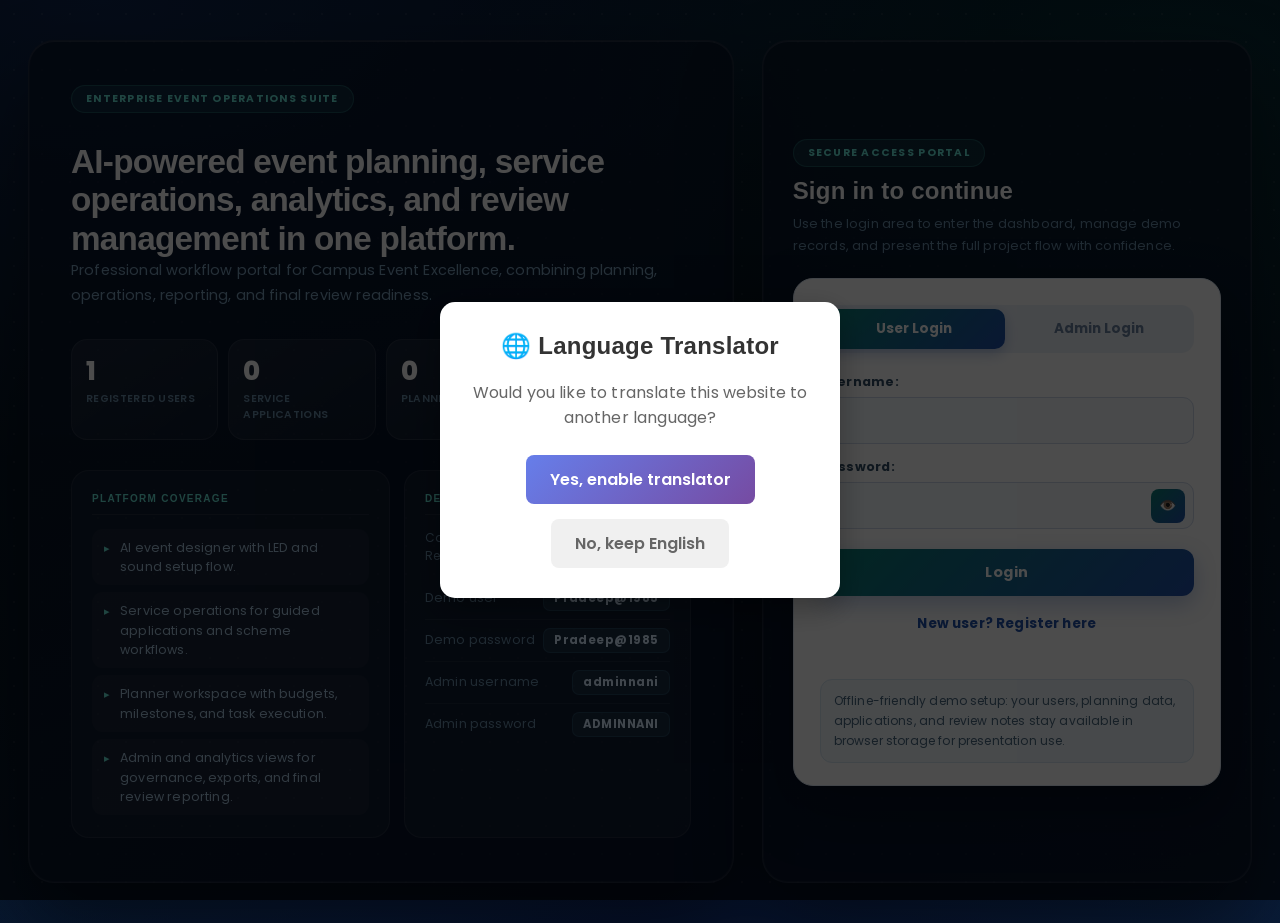
<file: AI-Based-Event-Service-Management-Portal/index.html>
<!DOCTYPE html>
<html lang="en">
<head>
    <meta charset="UTF-8">
    <meta name="viewport" content="width=device-width, initial-scale=1.0">
    <title>Event-Service Management Platform | Login Portal</title>
    <meta name="description" content="Professional event and service management platform with AI planning, operations, analytics, and workflow dashboards.">
    <link rel="stylesheet" href="professional-theme.css">
    <link rel="stylesheet" href="mainindex.css">
    <link href="https://fonts.googleapis.com/css2?family=Poppins:wght@300;400;600&display=swap" rel="stylesheet">
    <style>
        /* Translator Modal Styles */
        .translator-modal, .language-modal {
            position: fixed;
            top: 0;
            left: 0;
            width: 100%;
            height: 100%;
            background: rgba(0, 0, 0, 0.7);
            display: flex;
            justify-content: center;
            align-items: center;
            z-index: 10000;
        }

        .translator-content, .language-content {
            background: white;
            padding: 30px;
            border-radius: 15px;
            box-shadow: 0 10px 30px rgba(0, 0, 0, 0.3);
            text-align: center;
            max-width: 400px;
            width: 90%;
        }

        .translator-content h3, .language-content h3 {
            color: #333;
            margin-bottom: 20px;
            font-size: 24px;
        }

        .translator-content p {
            color: #666;
            margin-bottom: 25px;
            font-size: 16px;
        }

        .translator-buttons, .language-buttons {
            display: flex;
            gap: 15px;
            justify-content: center;
            flex-wrap: wrap;
        }

        .translator-btn, .language-btn {
            padding: 12px 24px;
            border: none;
            border-radius: 8px;
            font-size: 16px;
            font-weight: 600;
            cursor: pointer;
            transition: all 0.3s ease;
        }

        .yes-btn {
            background: linear-gradient(135deg, #667eea 0%, #764ba2 100%);
            color: white;
        }

        .yes-btn:hover {
            transform: translateY(-2px);
            box-shadow: 0 5px 15px rgba(102, 126, 234, 0.4);
        }

        .no-btn, .cancel-btn {
            background: #f0f0f0;
            color: #666;
        }

        .no-btn:hover, .cancel-btn:hover {
            background: #e0e0e0;
        }

        #languageSelect {
            width: 100%;
            padding: 12px;
            border: 2px solid #667eea;
            border-radius: 8px;
            font-size: 16px;
            margin-bottom: 20px;
            background: white;
        }

        #languageSelect:focus {
            outline: none;
            border-color: #764ba2;
        }

        @media (max-width: 480px) {
            .translator-content, .language-content {
                padding: 20px;
                margin: 20px;
            }

            .translator-buttons, .language-buttons {
                flex-direction: column;
            }

            .translator-btn, .language-btn {
                width: 100%;
            }
        }

    </style>
</head>
<body>
    <main class="portal-shell">
        <section class="intro-panel">
            <span class="eyebrow">Enterprise Event Operations Suite</span>
            <div>
                <h1 class="hero-title">AI-powered event planning, service operations, analytics, and review management in one platform.</h1>
                <p id="portalSubtitle" class="hero-copy">Professional workflow portal for event execution, application handling, administration, and final project presentation.</p>
            </div>

            <div class="stat-grid">
                <div class="stat-card"><div id="heroUsers" class="value">0</div><div class="label">Registered Users</div></div>
                <div class="stat-card"><div id="heroApps" class="value">0</div><div class="label">Service Applications</div></div>
                <div class="stat-card"><div id="heroTasks" class="value">0</div><div class="label">Planner Tasks</div></div>
            </div>

            <div class="hero-grid">
                <div class="feature-panel">
                    <h2>Platform Coverage</h2>
                    <ul class="feature-list">
                        <li>AI event designer with LED and sound setup flow.</li>
                        <li>Service operations for guided applications and scheme workflows.</li>
                        <li>Planner workspace with budgets, milestones, and task execution.</li>
                        <li>Admin and analytics views for governance, exports, and final review reporting.</li>
                    </ul>
                </div>

                <div class="credential-card">
                    <h2>Demo Access</h2>
                    <p id="projectNameLabel">Campus Event Excellence review environment.</p>
                    <div class="credential-row"><span>Demo user</span><strong>Pradeep@1985</strong></div>
                    <div class="credential-row"><span>Demo password</span><strong>Pradeep@1985</strong></div>
                    <div class="credential-row"><span>Admin username</span><strong>adminnani</strong></div>
                    <div class="credential-row"><span>Admin password</span><strong>ADMINNANI</strong></div>
                </div>
            </div>
        </section>

        <section class="login-shell">
            <div class="login-shell-header">
                <span class="login-eyebrow">Secure Access Portal</span>
                <h2>Sign in to continue</h2>
                <p>Use the login area to enter the dashboard, manage demo records, and present the full project flow with confidence.</p>
            </div>

            <div class="login-container">
                <div class="login-toggle">
                    <button id="userMode" class="toggle-btn active">User Login</button>
                    <button id="adminMode" class="toggle-btn">Admin Login</button>
                </div>

                <div id="userForm">
                    <form id="loginFormElement" action="#" method="post">
                        <div class="form-group">
                            <label for="username">Username:</label>
                            <input type="text" id="username" name="username" required>
                        </div>
                        <div class="form-group">
                            <label for="password">Password:</label>
                            <div class="password-container">
                                <input type="password" id="password" name="password" required>
                                <button type="button" class="toggle-password" data-target="password">👁️</button>
                            </div>
                        </div>
                        <button type="submit" class="submit-btn">Login</button>
                    </form>
                    <p class="auth-link-row">
                        <a href="#" id="showRegister" class="auth-link">New user? Register here</a>
                    </p>
                </div>

                <div id="adminForm" style="display: none;">
                    <form id="adminLoginForm" action="#" method="post">
                        <div class="form-group">
                            <label for="adminUsername">Admin Username:</label>
                            <input type="text" id="adminUsername" name="adminUsername" required>
                        </div>
                        <div class="form-group">
                            <label for="adminPassword">Admin Password:</label>
                            <div class="password-container">
                                <input type="password" id="adminPassword" name="adminPassword" required>
                                <button type="button" class="toggle-password" data-target="adminPassword">👁️</button>
                            </div>
                        </div>
                        <button type="submit" class="submit-btn">Admin Login</button>
                    </form>
                </div>

                <div id="registerForm" style="display: none;">
                    <form id="registerFormElement" action="#" method="post">
                        <div class="form-group">
                            <label for="regUsername">Username:</label>
                            <input type="text" id="regUsername" name="regUsername" required>
                        </div>
                        <div class="form-group">
                            <label for="regPassword">Password:</label>
                            <div class="password-container">
                                <input type="password" id="regPassword" name="regPassword" required>
                                <button type="button" class="toggle-password" data-target="regPassword">👁️</button>
                            </div>
                        </div>
                        <div class="form-group">
                            <label for="confirmPassword">Confirm Password:</label>
                            <div class="password-container">
                                <input type="password" id="confirmPassword" name="confirmPassword" required>
                                <button type="button" class="toggle-password" data-target="confirmPassword">👁️</button>
                            </div>
                        </div>
                        <button type="submit" class="submit-btn">Register</button>
                    </form>
                    <p class="auth-link-row">
                        <a href="#" id="showLogin" class="auth-link">Already have an account? Login here</a>
                    </p>
                </div>

                <div id="message" class="message-box"></div>
                <div class="auth-meta">Offline-friendly demo setup: your users, planning data, applications, and review notes stay available in browser storage for presentation use.</div>
            </div>
        </section>
    </main>

    <!-- Translator Modal -->
    <div id="translatorModal" class="translator-modal">
        <div class="translator-content">
            <h3>🌐 Language Translator</h3>
            <p>Would you like to translate this website to another language?</p>
            <div class="translator-buttons">
                <button id="enableTranslator" class="translator-btn yes-btn">Yes, enable translator</button>
                <button id="disableTranslator" class="translator-btn no-btn">No, keep English</button>
            </div>
        </div>
    </div>

    <!-- Language Selector Modal -->
    <div id="languageModal" class="language-modal" style="display: none;">
        <div class="language-content">
            <h3>Select Your Language</h3>
            <select id="languageSelect">
                <option value="en">English</option>
                <option value="hi">हिंदी (Hindi)</option>
                <option value="te">తెలుగు (Telugu)</option>
                <option value="mr">मराठी (Marathi)</option>
                <option value="ta">தமிழ் (Tamil)</option>
                <option value="ur">اردو (Urdu)</option>
                <option value="gu">ગુજરાતી (Gujarati)</option>
                <option value="kn">ಕನ್ನಡ (Kannada)</option>
                <option value="or">ଓଡ଼ିଆ (Odia)</option>
                <option value="pa">ਪੰਜਾਬੀ (Punjabi)</option>
                <option value="as">অসমীয়া (Assamese)</option>
                <option value="ml">മലയാളം (Malayalam)</option>
                <option value="ne">नेपाली (Nepali)</option>
                <option value="si">සිංහල (Sinhala)</option>
                <option value="bn">বাংলা (Bengali)</option>
            </select>
            <div class="language-buttons">
                <button id="applyLanguage" class="language-btn">Apply Translation</button>
                <button id="cancelLanguage" class="language-btn cancel-btn">Cancel</button>
            </div>
        </div>
    </div>

    <script src="app-shared.js"></script>
    <script>
        function updatePortalOverview() {
            const profile = AppShared.getProjectProfile();
            const overview = AppShared.getOverview(6);

            document.getElementById('heroUsers').textContent = overview.usersCount;
            document.getElementById('heroApps').textContent = overview.applicationsCount;
            document.getElementById('heroTasks').textContent = overview.tasksCount;
            document.getElementById('portalSubtitle').textContent =
                'Professional workflow portal for ' + profile.projectName + ', combining planning, operations, reporting, and final review readiness.';
            document.getElementById('projectNameLabel').textContent =
                profile.projectName + ' for ' + profile.clientName + ' at ' + profile.venue + '.';
        }

        // Toggle between user and admin modes
        document.getElementById('userMode').addEventListener('click', function() {
            document.getElementById('userMode').classList.add('active');
            document.getElementById('adminMode').classList.remove('active');
            document.getElementById('userForm').style.display = 'block';
            document.getElementById('adminForm').style.display = 'none';
            document.getElementById('registerForm').style.display = 'none';
            document.getElementById('message').textContent = '';
        });

        document.getElementById('adminMode').addEventListener('click', function() {
            document.getElementById('adminMode').classList.add('active');
            document.getElementById('userMode').classList.remove('active');
            document.getElementById('adminForm').style.display = 'block';
            document.getElementById('userForm').style.display = 'none';
            document.getElementById('registerForm').style.display = 'none';
            document.getElementById('message').textContent = '';
        });

        // Toggle between login and register forms
        document.getElementById('showRegister').addEventListener('click', function(e) {
            e.preventDefault();
            document.getElementById('userForm').style.display = 'none';
            document.getElementById('registerForm').style.display = 'block';
            document.getElementById('message').textContent = '';
        });

        document.getElementById('showLogin').addEventListener('click', function(e) {
            e.preventDefault();
            document.getElementById('registerForm').style.display = 'none';
            document.getElementById('userForm').style.display = 'block';
            document.getElementById('message').textContent = '';
        });

        // Get users from localStorage (with safety against corrupt JSON)
        function getUsers() {
            try {
                const users = localStorage.getItem('users');
                if (!users) return [];
                const parsed = JSON.parse(users);
                return Array.isArray(parsed) ? parsed : [];
            } catch (e) {
                console.warn('Invalid users data in localStorage. Resetting.', e);
                localStorage.removeItem('users');
                return [];
            }
        }

        // Save users to localStorage
        function saveUsers(users) {
            localStorage.setItem('users', JSON.stringify(users));
        }

        function cleanText(value) {
            return String(value || '').trim();
        }

        function normalizeUsername(value) {
            return cleanText(value).toLowerCase();
        }

        // Keep one ready-to-use demo account to avoid empty-state login failures.
        function ensureDefaultDemoUser() {
            const defaultUser = { username: 'Pradeep@1985', password: 'Pradeep@1985' };
            const users = getUsers();
            const exists = users.some((u) => normalizeUsername(u.username) === normalizeUsername(defaultUser.username));

            if (!exists) {
                users.push(defaultUser);
                saveUsers(users);
            }

            updatePortalOverview();
        }

        ensureDefaultDemoUser();

        // User login form submission
        document.getElementById('loginFormElement').addEventListener('submit', function(event) {
            event.preventDefault();
            const username = cleanText(document.getElementById('username').value);
            const password = cleanText(document.getElementById('password').value);
            const message = document.getElementById('message');

            const users = getUsers();
            const user = users.find((u) => {
                return normalizeUsername(u.username) === normalizeUsername(username)
                    && cleanText(u.password) === password;
            });

            if (user) {
                message.style.color = '';
                message.textContent = '';
                sessionStorage.setItem('currentUser', user.username);
                AppShared.saveProjectProfile({ owner: user.username });
                AppShared.addActivity('User ' + user.username + ' logged in.');
                window.location.href = 'options.html';
            } else {
                message.style.color = 'red';
                message.textContent = 'Invalid username or password.';
            }
        });

        // Admin login form submission
        document.getElementById('adminLoginForm').addEventListener('submit', function(event) {
            event.preventDefault();
            const username = cleanText(document.getElementById('adminUsername').value);
            const password = cleanText(document.getElementById('adminPassword').value);
            const message = document.getElementById('message');

            if (normalizeUsername(username) === 'adminnani' && password === 'ADMINNANI') {
                message.style.color = '';
                message.textContent = '';
                sessionStorage.setItem('currentUser', username);
                AppShared.addActivity('Administrator logged into the console.');
                window.location.href = 'admin.html';
            } else {
                message.style.color = 'red';
                message.textContent = 'Invalid admin credentials.';
            }
        });

        // Register form submission
        document.getElementById('registerFormElement').addEventListener('submit', function(event) {
            event.preventDefault();
            const username = cleanText(document.getElementById('regUsername').value);
            const password = cleanText(document.getElementById('regPassword').value);
            const confirmPassword = cleanText(document.getElementById('confirmPassword').value);
            const message = document.getElementById('message');
            
            // Username validation
            if (username.length < 8) {
                message.style.color = 'red';
                message.textContent = 'Username must be at least 8 characters long.';
                return;
            }
            
            // Strong password validation
            const hasNumber = /\d/.test(password);
            const hasSpecial = /[!@#$%^&*()_+\-=\[\]{};':"\\|,.<>\/?]/.test(password);
            const isLongEnough = password.length >= 8;
            
            if (!isLongEnough) {
                message.style.color = 'red';
                message.textContent = 'Password must be at least 8 characters long.';
                return;
            }
            if (!hasNumber) {
                message.style.color = 'red';
                message.textContent = 'Password must contain at least one number.';
                return;
            }
            if (!hasSpecial) {
                message.style.color = 'red';
                message.textContent = 'Password must contain at least one special character.';
                return;
            }
            
            if (password !== confirmPassword) {
                message.style.color = 'red';
                message.textContent = 'Passwords do not match.';
                return;
            }
            
            const users = getUsers();
            const existingUser = users.find((u) => normalizeUsername(u.username) === normalizeUsername(username));
            const isAdminUsername = normalizeUsername(username) === 'adminnani';
            
            if (existingUser || isAdminUsername) {
                message.style.color = 'red';
                message.textContent = isAdminUsername ? 'Cannot register as admin.' : 'Username already exists.';
                return;
            }
            
            users.push({ username, password });
            saveUsers(users);
            AppShared.addActivity('New user registered: ' + username + '.');
            updatePortalOverview();
            
            message.style.color = 'green';
            message.textContent = 'Registration successful! You can now login.';
            setTimeout(() => {
                document.getElementById('registerForm').style.display = 'none';
                document.getElementById('userForm').style.display = 'block';
                document.getElementById('message').textContent = '';
            }, 2000);
        });

        // Password toggle functionality
        document.addEventListener('click', function(e) {
            if (e.target.classList.contains('toggle-password')) {
                const targetId = e.target.getAttribute('data-target');
                const input = document.getElementById(targetId);
                if (input.type === 'password') {
                    input.type = 'text';
                    e.target.textContent = '🙈';
                } else {
                    input.type = 'password';
                    e.target.textContent = '👁️';
                }
            }
        });

        // Translator functionality
        const translations = {
            hi: {
                "User Login": "उपयोगकर्ता लॉगिन",
                "Admin Login": "एडमिन लॉगिन",
                "User Login": "उपयोगकर्ता लॉगिन",
                "Username:": "उपयोगकर्ता नाम:",
                "Password:": "पासवर्ड:",
                "Login": "लॉगिन",
                "New user? Register here": "नया उपयोगकर्ता? यहां पंजीकरण करें",
                "Admin Login": "एडमिन लॉगिन",
                "Admin Username:": "एडमिन उपयोगकर्ता नाम:",
                "Admin Password:": "एडमिन पासवर्ड:",
                "Admin Login": "एडमिन लॉगिन",
                "Register": "पंजीकरण",
                "Username:": "उपयोगकर्ता नाम:",
                "Password:": "पासवर्ड:",
                "Confirm Password:": "पासवर्ड की पुष्टि करें:",
                "Register": "पंजीकरण",
                "Already have an account? Login here": "पहले से खाता है? यहां लॉगिन करें",
                "Select a any one of the choice": "कोई एक विकल्प चुनें",
                "option 1 and option 2": "विकल्प 1 और विकल्प 2",
                "Language Translator": "भाषा अनुवादक",
                "Would you like to translate this website to another language?": "क्या आप इस वेबसाइट को दूसरी भाषा में अनुवाद करना चाहेंगे?",
                "Yes, enable translator": "हाँ, अनुवादक सक्षम करें",
                "No, keep English": "नहीं, अंग्रेजी रखें",
                "Select Your Language": "अपनी भाषा चुनें",
                "Apply Translation": "अनुवाद लागू करें",
                "Cancel": "रद्द करें"
            },
            te: {
                "User Login": "వినియోగదారు లాగిన్",
                "Admin Login": "అడ్మిన్ లాగిన్",
                "Username:": "వినియోగదారు పేరు:",
                "Password:": "పాస్‌వర్డ్:",
                "Login": "లాగిన్",
                "New user? Register here": "కొత్త వినియోగదారు? ఇక్కడ నమోదు చేయండి",
                "Admin Username:": "అడ్మిన్ వినియోగదారు పేరు:",
                "Admin Password:": "అడ్మిన్ పాస్‌వర్డ్:",
                "Register": "నమోదు",
                "Confirm Password:": "పాస్‌వర్డ్ నిర్ధారించండి:",
                "Already have an account? Login here": "ఇప్పటికే ఖాతా ఉందా? ఇక్కడ లాగిన్ చేయండి",
                "Select a any one of the choice": "ఎంచుకోండి ఎంచుకోండి",
                "option 1 and option 2": "ఎంపిక 1 మరియు ఎంపిక 2",
                "Language Translator": "భాషా అనువాదకం",
                "Would you like to translate this website to another language?": "ఈ వెబ్‌సైట్‌ను మరొక భాషకు అనువదించాలనుకుంటున్నారా?",
                "Yes, enable translator": "అవును, అనువాదకాన్ని ప్రారంభించు",
                "No, keep English": "లేదు, ఇంగ్లీష్‌ను ఉంచు",
                "Select Your Language": "మీ భాషను ఎంచుకోండి",
                "Apply Translation": "అనువాదాన్ని వర్తింపజేయి",
                "Cancel": "రద్దు చేయి"
            },
            mr: {
                "User Login": "वापरकर्ता लॉगिन",
                "Admin Login": "अॅडमिन लॉगिन",
                "Username:": "वापरकर्तानाव:",
                "Password:": "पासवर्ड:",
                "Login": "लॉगिन",
                "New user? Register here": "नवीन वापरकर्ता? येथे नोंदणी करा",
                "Admin Username:": "अॅडमिन वापरकर्तानाव:",
                "Admin Password:": "अॅडमिन पासवर्ड:",
                "Register": "नोंदणी",
                "Confirm Password:": "पासवर्डची पुष्टी करा:",
                "Already have an account? Login here": "आधीपासून खाते आहे? येथे लॉगिन करा",
                "Select a any one of the choice": "कोणताही एक पर्याय निवडा",
                "option 1 and option 2": "पर्याय 1 आणि पर्याय 2",
                "Language Translator": "भाषा अनुवादक",
                "Would you like to translate this website to another language?": "तुम्हाला ही वेबसाइट दुसऱ्या भाषेत अनुवादित करायची आहे का?",
                "Yes, enable translator": "होय, अनुवादक सक्षम करा",
                "No, keep English": "नाही, इंग्रजी ठेवा",
                "Select Your Language": "तुमची भाषा निवडा",
                "Apply Translation": "अनुवाद लागू करा",
                "Cancel": "रद्द करा"
            },
            ta: {
                "User Login": "பயனர் உள்நுழைவு",
                "Admin Login": "நிர்வாகி உள்நுழைவு",
                "Username:": "பயனர் பெயர்:",
                "Password:": "கடவுச்சொல்:",
                "Login": "உள்நுழை",
                "New user? Register here": "புதிய பயனரா? இங்கே பதிவு செய்யவும்",
                "Admin Username:": "நிர்வாகி பயனர் பெயர்:",
                "Admin Password:": "நிர்வாகி கடவுச்சொல்:",
                "Register": "பதிவு செய்",
                "Confirm Password:": "கடவுச்சொல்லை உறுதிப்படுத்து:",
                "Already have an account? Login here": "ஏற்கனவே கணக்கு இருக்கிறதா? இங்கே உள்நுழையவும்",
                "Select a any one of the choice": "எந்த ஒரு தேர்வையும் தேர்ந்தெடுக்கவும்",
                "option 1 and option 2": "விருப்பம் 1 மற்றும் விருப்பம் 2",
                "Language Translator": "மொழி மொழிபெயர்ப்பாளர்",
                "Would you like to translate this website to another language?": "இந்த இணையதளத்தை மற்றொரு மொழியில் மொழிபெயர்க்க விரும்புகிறீர்களா?",
                "Yes, enable translator": "ஆம், மொழிபெயர்ப்பாளரை இயக்கு",
                "No, keep English": "இல்லை, ஆங்கிலத்தை வைத்திரு",
                "Select Your Language": "உங்கள் மொழியைத் தேர்ந்தெடுக்கவும்",
                "Apply Translation": "மொழிபெயர்ப்பைப் பயன்படுத்து",
                "Cancel": "ரத்து செய்"
            },
            ur: {
                "User Login": "صارف لاگ ان",
                "Admin Login": "ایڈمن لاگ ان",
                "Username:": "صارف نام:",
                "Password:": "پاس ورڈ:",
                "Login": "لاگ ان",
                "New user? Register here": "نیا صارف؟ یہاں رجسٹر کریں",
                "Admin Username:": "ایڈمن صارف نام:",
                "Admin Password:": "ایڈمن پاس ورڈ:",
                "Register": "رجسٹر",
                "Confirm Password:": "پاس ورڈ کی تصدیق کریں:",
                "Already have an account? Login here": "پہلے سے اکاؤنٹ ہے؟ یہاں لاگ ان کریں",
                "Select a any one of the choice": "کوئی ایک انتخاب منتخب کریں",
                "option 1 and option 2": "اختیار 1 اور اختیار 2",
                "Language Translator": "زبان ترجمہ کار",
                "Would you like to translate this website to another language?": "کیا آپ اس ویب سائٹ کو دوسری زبان میں ترجمہ کرنا چاہیں گے؟",
                "Yes, enable translator": "ہاں، ترجمہ کار فعال کریں",
                "No, keep English": "نہیں، انگریزی رکھیں",
                "Select Your Language": "اپنی زبان منتخب کریں",
                "Apply Translation": "ترجمہ لاگو کریں",
                "Cancel": "منسوخ کریں"
            },
            gu: {
                "User Login": "વપરાશકર્તા લૉગિન",
                "Admin Login": "એડમિન લૉગિન",
                "Username:": "વપરાશકર્તા નામ:",
                "Password:": "પાસવર્ડ:",
                "Login": "લૉગિન",
                "New user? Register here": "નવો વપરાશકર્તા? અહીં નોંધણી કરો",
                "Admin Username:": "એડમિન વપરાશકર્તા નામ:",
                "Admin Password:": "એડમિન પાસવર્ડ:",
                "Register": "નોંધણી",
                "Confirm Password:": "પાસવર્ડની પુષ્ટિ કરો:",
                "Already have an account? Login here": "પહેલેથી ખાતું છે? અહીં લૉગિન કરો",
                "Select a any one of the choice": "કોઈ એક પસંદગી પસંદ કરો",
                "option 1 and option 2": "વિકલ્પ 1 અને વિકલ્પ 2",
                "Language Translator": "ભાષા અનુવાદક",
                "Would you like to translate this website to another language?": "શું તમે આ વેબસાઇટને બીજી ભાષામાં અનુવાદ કરવા માંગો છો?",
                "Yes, enable translator": "હા, અનુવાદક સક્ષમ કરો",
                "No, keep English": "ના, અંગ્રેજી રાખો",
                "Select Your Language": "તમારી ભાષા પસંદ કરો",
                "Apply Translation": "અનુવાદ લાગુ કરો",
                "Cancel": "રદ કરો"
            },
            kn: {
                "User Login": "ಬಳಕೆದಾರ ಲಾಗಿನ್",
                "Admin Login": "ಅಡ್ಮಿನ್ ಲಾಗಿನ್",
                "Username:": "ಬಳಕೆದಾರ ಹೆಸರು:",
                "Password:": "ಪಾಸ್‌ವರ್ಡ್:",
                "Login": "ಲಾಗಿನ್",
                "New user? Register here": "ಹೊಸ ಬಳಕೆದಾರ? ಇಲ್ಲಿ ನೋಂದಣಿ ಮಾಡಿ",
                "Admin Username:": "ಅಡ್ಮಿನ್ ಬಳಕೆದಾರ ಹೆಸರು:",
                "Admin Password:": "ಅಡ್ಮಿನ್ ಪಾಸ್‌ವರ್ಡ್:",
                "Register": "ನೋಂದಣಿ",
                "Confirm Password:": "ಪಾಸ್‌ವರ್ಡ್ ದೃಢೀಕರಿಸಿ:",
                "Already have an account? Login here": "ಈಗಾಗಲೇ ಖಾತೆ ಇದೆಯೇ? ಇಲ್ಲಿ ಲಾಗಿನ್ ಮಾಡಿ",
                "Select a any one of the choice": "ಯಾವುದೇ ಒಂದು ಆಯ್ಕೆಯನ್ನು ಆಯ್ಕೆ ಮಾಡಿ",
                "option 1 and option 2": "ಆಯ್ಕೆ 1 ಮತ್ತು ಆಯ್ಕೆ 2",
                "Language Translator": "ಭಾಷಾ ಅನುವಾದಕ",
                "Would you like to translate this website to another language?": "ಈ ವೆಬ್‌ಸೈಟ್ ಅನ್ನು ಬೇರೆ ಭಾಷೆಗೆ ಅನುವಾದಿಸಲು ನೀವು ಬಯಸುತ್ತೀರಾ?",
                "Yes, enable translator": "ಹೌದು, ಅನುವಾದಕವನ್ನು ಸಕ್ರಿಯಗೊಳಿಸಿ",
                "No, keep English": "ಇಲ್ಲ, ಇಂಗ್ಲಿಷ್ ಇರಿಸಿ",
                "Select Your Language": "ನಿಮ್ಮ ಭಾಷೆಯನ್ನು ಆಯ್ಕೆ ಮಾಡಿ",
                "Apply Translation": "ಅನುವಾದವನ್ನು ಅನ್ವಯಿಸಿ",
                "Cancel": "ರದ್ದುಗೊಳಿಸಿ"
            },
            or: {
                "User Login": "ବ୍ୟବହାରକାରୀ ଲଗଇନ୍",
                "Admin Login": "ଆଡମିନ୍ ଲଗଇନ୍",
                "Username:": "ବ୍ୟବହାରକାରୀ ନାମ:",
                "Password:": "ପାସୱାର୍ଡ:",
                "Login": "ଲଗଇନ୍",
                "New user? Register here": "ନୂତନ ବ୍ୟବହାରକାରୀ? ଏଠାରେ ପଞ୍ଜିକରଣ କରନ୍ତୁ",
                "Admin Username:": "ଆଡମିନ୍ ବ୍ୟବହାରକାରୀ ନାମ:",
                "Admin Password:": "ଆଡମିନ୍ ପାସୱାର୍ଡ:",
                "Register": "ପଞ୍ଜିକରଣ",
                "Confirm Password:": "ପାସୱାର୍ଡ ନିଶ୍ଚିତ କରନ୍ତୁ:",
                "Already have an account? Login here": "ପୂର୍ବରୁ ଖାତା ଅଛି? ଏଠାରେ ଲଗଇନ୍ କରନ୍ତୁ",
                "Select a any one of the choice": "ଯେକୌଣସି ଗୋଟିଏ ବିକଳ୍ପ ବାଛନ୍ତୁ",
                "option 1 and option 2": "ବିକଳ୍ପ 1 ଏବଂ ବିକଳ୍ପ 2",
                "Language Translator": "ଭାଷା ଅନୁବାଦକ",
                "Would you like to translate this website to another language?": "ଆପଣ ଏହି ୱେବସାଇଟକୁ ଅନ୍ୟ ଭାଷାରେ ଅନୁବାଦ କରିବାକୁ ଚାହାନ୍ତି କି?",
                "Yes, enable translator": "ହଁ, ଅନୁବାଦକ ସକ୍ଷମ କରନ୍ତୁ",
                "No, keep English": "ନା, ଇଂରାଜୀ ରଖନ୍ତୁ",
                "Select Your Language": "ଆପଣଙ୍କ ଭାଷା ବାଛନ୍ତୁ",
                "Apply Translation": "ଅନୁବାଦ ପ୍ରୟୋଗ କରନ୍ତୁ",
                "Cancel": "ବାତିଲ୍ କରନ୍ତୁ"
            },
            pa: {
                "User Login": "ਉਪਭੋਗਤਾ ਲੌਗਇਨ",
                "Admin Login": "ਐਡਮਿਨ ਲੌਗਇਨ",
                "Username:": "ਉਪਭੋਗਤਾ ਨਾਮ:",
                "Password:": "ਪਾਸਵਰਡ:",
                "Login": "ਲੌਗਇਨ",
                "New user? Register here": "ਨਵਾਂ ਉਪਭੋਗਤਾ? ਇੱਥੇ ਰਜਿਸਟਰ ਕਰੋ",
                "Admin Username:": "ਐਡਮਿਨ ਉਪਭੋਗਤਾ ਨਾਮ:",
                "Admin Password:": "ਐਡਮਿਨ ਪਾਸਵਰਡ:",
                "Register": "ਰਜਿਸਟਰ",
                "Confirm Password:": "ਪਾਸਵਰਡ ਦੀ ਪੁਸ਼ਟੀ ਕਰੋ:",
                "Already have an account? Login here": "ਪਹਿਲਾਂ ਤੋਂ ਖਾਤਾ ਹੈ? ਇੱਥੇ ਲੌਗਇਨ ਕਰੋ",
                "Select a any one of the choice": "ਕੋਈ ਵੀ ਇੱਕ ਚੋਣ ਕਰੋ",
                "option 1 and option 2": "ਵਿਕਲਪ 1 ਅਤੇ ਵਿਕਲਪ 2",
                "Language Translator": "ਭਾਸ਼ਾ ਅਨੁਵਾਦਕ",
                "Would you like to translate this website to another language?": "ਕੀ ਤੁਸੀਂ ਇਸ ਵੈਬਸਾਈਟ ਨੂੰ ਹੋਰ ਭਾਸ਼ਾ ਵਿੱਚ ਅਨੁਵਾਦ ਕਰਨਾ ਚਾਹੁੰਦੇ ਹੋ?",
                "Yes, enable translator": "ਹਾਂ, ਅਨੁਵਾਦਕ ਸਮਰੱਥ ਕਰੋ",
                "No, keep English": "ਨਹੀਂ, ਅੰਗਰੇਜ਼ੀ ਰੱਖੋ",
                "Select Your Language": "ਆਪਣੀ ਭਾਸ਼ਾ ਚੁਣੋ",
                "Apply Translation": "ਅਨੁਵਾਦ ਲਾਗੂ ਕਰੋ",
                "Cancel": "ਰੱਦ ਕਰੋ"
            },
            as: {
                "User Login": "ব্যৱহাৰকাৰী লগিন",
                "Admin Login": "এডমিন লগিন",
                "Username:": "ব্যৱহাৰকাৰী নাম:",
                "Password:": "পাছৱৰ্ড:",
                "Login": "লগিন",
                "New user? Register here": "নতুন ব্যৱহাৰকাৰী? ইয়াত পঞ্জীয়ন কৰক",
                "Admin Username:": "এডমিন ব্যৱহাৰকাৰী নাম:",
                "Admin Password:": "এডমিন পাছৱৰ্ড:",
                "Register": "পঞ্জীয়ন",
                "Confirm Password:": "পাছৱৰ্ড নিশ্চিত কৰক:",
                "Already have an account? Login here": "ইতিমধ্যে একাউণ্ট আছে? ইয়াত লগিন কৰক",
                "Select a any one of the choice": "যিকোনো এটা বাছনি বাছক",
                "option 1 and option 2": "বিকল্প 1 আৰু বিকল্প 2",
                "Language Translator": "ভাষা অনুবাদক",
                "Would you like to translate this website to another language?": "আপুনি এই ৱেবচাইটখন অন্য ভাষাত অনুবাদ কৰিব খোজে নেকি?",
                "Yes, enable translator": "হয়, অনুবাদক সক্ষম কৰক",
                "No, keep English": "নহয়, ইংৰাজী ৰাখক",
                "Select Your Language": "আপোনাৰ ভাষা বাছক",
                "Apply Translation": "অনুবাদ প্ৰয়োগ কৰক",
                "Cancel": "বাতিল কৰক"
            },
            ml: {
                "User Login": "ഉപയോക്താവ് ലോഗിൻ",
                "Admin Login": "അഡ്മിൻ ലോഗിൻ",
                "Username:": "ഉപയോക്തൃനാമം:",
                "Password:": "പാസ്‌വേഡ്:",
                "Login": "ലോഗിൻ",
                "New user? Register here": "പുതിയ ഉപയോക്താവ്? ഇവിടെ രജിസ്റ്റർ ചെയ്യുക",
                "Admin Username:": "അഡ്മിൻ ഉപയോക്തൃനാമം:",
                "Admin Password:": "അഡ്മിൻ പാസ്‌വേഡ്:",
                "Register": "രജിസ്റ്റർ",
                "Confirm Password:": "പാസ്‌വേഡ് സ്ഥിരീകരിക്കുക:",
                "Already have an account? Login here": "ഇതിനകം അക്കൗണ്ട് ഉണ്ടോ? ഇവിടെ ലോഗിൻ ചെയ്യുക",
                "Select a any one of the choice": "ഏതെങ്കിലും ഒരു തിരഞ്ഞെടുപ്പ് തിരഞ്ഞെടുക്കുക",
                "option 1 and option 2": "ഓപ്ഷൻ 1 മറ്റും ഓപ്ഷൻ 2",
                "Language Translator": "ഭാഷാ പരിഭാഷകൻ",
                "Would you like to translate this website to another language?": "ഈ വെബ്സൈറ്റ് മറ്റൊരു ഭാഷയിലേക്ക് പരിഭാഷപ്പെടുത്താൻ നിങ്ങൾക്ക് ആഗ്രഹമുണ്ടോ?",
                "Yes, enable translator": "അതെ, പരിഭാഷകൻ പ്രവർത്തനക്ഷമമാക്കുക",
                "No, keep English": "ഇല്ല, ഇംഗ്ലീഷ് നിലനിർത്തുക",
                "Select Your Language": "നിങ്ങളുടെ ഭാഷ തിരഞ്ഞെടുക്കുക",
                "Apply Translation": "പരിഭാഷ പ്രയോഗിക്കുക",
                "Cancel": "റദ്ദാക്കുക"
            },
            ne: {
                "User Login": "प्रयोगकर्ता लगइन",
                "Admin Login": "एडमिन लगइन",
                "Username:": "प्रयोगकर्ता नाम:",
                "Password:": "पासवर्ड:",
                "Login": "लगइन",
                "New user? Register here": "नयाँ प्रयोगकर्ता? यहाँ दर्ता गर्नुहोस्",
                "Admin Username:": "एडमिन प्रयोगकर्ता नाम:",
                "Admin Password:": "एडमिन पासवर्ड:",
                "Register": "दर्ता",
                "Confirm Password:": "पासवर्ड पुष्टि गर्नुहोस्:",
                "Already have an account? Login here": "पहिल्यै खाता छ? यहाँ लगइन गर्नुहोस्",
                "Select a any one of the choice": "कुनै एक विकल्प चयन गर्नुहोस्",
                "option 1 and option 2": "विकल्प 1 र विकल्प 2",
                "Language Translator": "भाषा अनुवादक",
                "Would you like to translate this website to another language?": "के तपाईं यो वेबसाइटलाई अर्को भाषामा अनुवाद गर्न चाहनुहुन्छ?",
                "Yes, enable translator": "हो, अनुवादक सक्षम गर्नुहोस्",
                "No, keep English": "होइन, अंग्रेजी राख्नुहोस्",
                "Select Your Language": "आफ्नो भाषा चयन गर्नुहोस्",
                "Apply Translation": "अनुवाद लागू गर्नुहोस्",
                "Cancel": "रद्द गर्नुहोस्"
            },
            si: {
                "User Login": "පරිශීලක පිවිසුම",
                "Admin Login": "පරිපාලක පිවිසුම",
                "Username:": "පරිශීලක නම:",
                "Password:": "මුරපදය:",
                "Login": "පිවිසුම",
                "New user? Register here": "නව පරිශීලකයෙක්ද? මෙහි ලියාපදිංචි වන්න",
                "Admin Username:": "පරිපාලක පරිශීලක නම:",
                "Admin Password:": "පරිපාලක මුරපදය:",
                "Register": "ලියාපදිංචි වන්න",
                "Confirm Password:": "මුරපදය තහවුරු කරන්න:",
                "Already have an account? Login here": "දැනටමත් ගිණුමක් තියෙනවද? මෙහි පිවිසෙන්න",
                "Select a any one of the choice": "ඕනෑම තේරීමක් තෝරන්න",
                "option 1 and option 2": "විකල්පය 1 සහ විකල්පය 2",
                "Language Translator": "භාෂා පරිවර්තකයා",
                "Would you like to translate this website to another language?": "ඔබට මෙම වෙබ් අඩවිය වෙනත් භාෂාවකට පරිවර්තනය කිරීමට අවශ්‍යද?",
                "Yes, enable translator": "ඔව්, පරිවර්තකයා සක්‍රිය කරන්න",
                "No, keep English": "නැත, ඉංග්‍රීසි තබා ගන්න",
                "Select Your Language": "ඔබේ භාෂාව තෝරන්න",
                "Apply Translation": "පරිවර්තනය යෙදීම",
                "Cancel": "අවලංගු කරන්න"
            },
            bn: {
                "User Login": "ব্যবহারকারী লগইন",
                "Admin Login": "অ্যাডমিন লগইন",
                "Username:": "ব্যবহারকারী নাম:",
                "Password:": "পাসওয়ার্ড:",
                "Login": "লগইন",
                "New user? Register here": "নতুন ব্যবহারকারী? এখানে নিবন্ধন করুন",
                "Admin Username:": "অ্যাডমিন ব্যবহারকারী নাম:",
                "Admin Password:": "অ্যাডমিন পাসওয়ার্ড:",
                "Register": "নিবন্ধন",
                "Confirm Password:": "পাসওয়ার্ড নিশ্চিত করুন:",
                "Already have an account? Login here": "ইতিমধ্যে একটি অ্যাকাউন্ট আছে? এখানে লগইন করুন",
                "Select a any one of the choice": "যেকোনো একটি পছন্দ নির্বাচন করুন",
                "option 1 and option 2": "বিকল্প 1 এবং বিকল্প 2",
                "Language Translator": "ভাষা অনুবাদক",
                "Would you like to translate this website to another language?": "আপনি কি এই ওয়েবসাইটটি অন্য ভাষায় অনুবাদ করতে চান?",
                "Yes, enable translator": "হ্যাঁ, অনুবাদক সক্ষম করুন",
                "No, keep English": "না, ইংরেজি রাখুন",
                "Select Your Language": "আপনার ভাষা নির্বাচন করুন",
                "Apply Translation": "অনুবাদ প্রয়োগ করুন",
                "Cancel": "বাতিল করুন"
            }
        };

        // Initialize translator on page load
        window.addEventListener('load', function() {
            updatePortalOverview();
            const savedLanguage = localStorage.getItem('selectedLanguage');
            if (savedLanguage && savedLanguage !== 'en') {
                setTimeout(() => {
                    applyTranslation(savedLanguage);
                }, 500);
            } else {
                // Show translator modal if no language preference is saved
                setTimeout(() => {
                    document.getElementById('translatorModal').style.display = 'flex';
                }, 1000);
            }
        });

        // Translator modal event listeners
        document.getElementById('enableTranslator').addEventListener('click', function() {
            document.getElementById('translatorModal').style.display = 'none';
            document.getElementById('languageModal').style.display = 'flex';
        });

        document.getElementById('disableTranslator').addEventListener('click', function() {
            document.getElementById('translatorModal').style.display = 'none';
            localStorage.setItem('translatorEnabled', 'false');
        });

        // Language selection modal event listeners
        document.getElementById('applyLanguage').addEventListener('click', function() {
            const selectedLanguage = document.getElementById('languageSelect').value;
            localStorage.setItem('selectedLanguage', selectedLanguage);
            localStorage.setItem('translatorEnabled', 'true');
            document.getElementById('languageModal').style.display = 'none';
            applyTranslation(selectedLanguage);
        });

        document.getElementById('cancelLanguage').addEventListener('click', function() {
            document.getElementById('languageModal').style.display = 'none';
            document.getElementById('translatorModal').style.display = 'flex';
        });

        // Function to apply translation
        function applyTranslation(language) {
            if (language === 'en') return;

            const langTranslations = translations[language];
            if (!langTranslations) return;

            // Translate all text content on the page
            const elements = document.querySelectorAll('*');
            elements.forEach(element => {
                if (element.children.length === 0 && element.textContent.trim()) {
                    const originalText = element.textContent.trim();
                    if (langTranslations[originalText]) {
                        element.textContent = langTranslations[originalText];
                    }
                }
            });

            // Translate input placeholders
            const inputs = document.querySelectorAll('input[placeholder]');
            inputs.forEach(input => {
                const placeholder = input.getAttribute('placeholder');
                if (langTranslations[placeholder]) {
                    input.setAttribute('placeholder', langTranslations[placeholder]);
                }
            });

            // Translate button values
            const buttons = document.querySelectorAll('button, input[type="submit"]');
            buttons.forEach(button => {
                const value = button.value || button.textContent;
                if (langTranslations[value]) {
                    if (button.tagName === 'INPUT') {
                        button.value = langTranslations[value];
                    } else {
                        button.textContent = langTranslations[value];
                    }
                }
            });

            // Store current language for other pages
            sessionStorage.setItem('currentLanguage', language);
        }
        // Function to get current language
        function getCurrentLanguage() {
            return localStorage.getItem('selectedLanguage') || 'en';
        }
    </script>
</body>
</html>
</file>
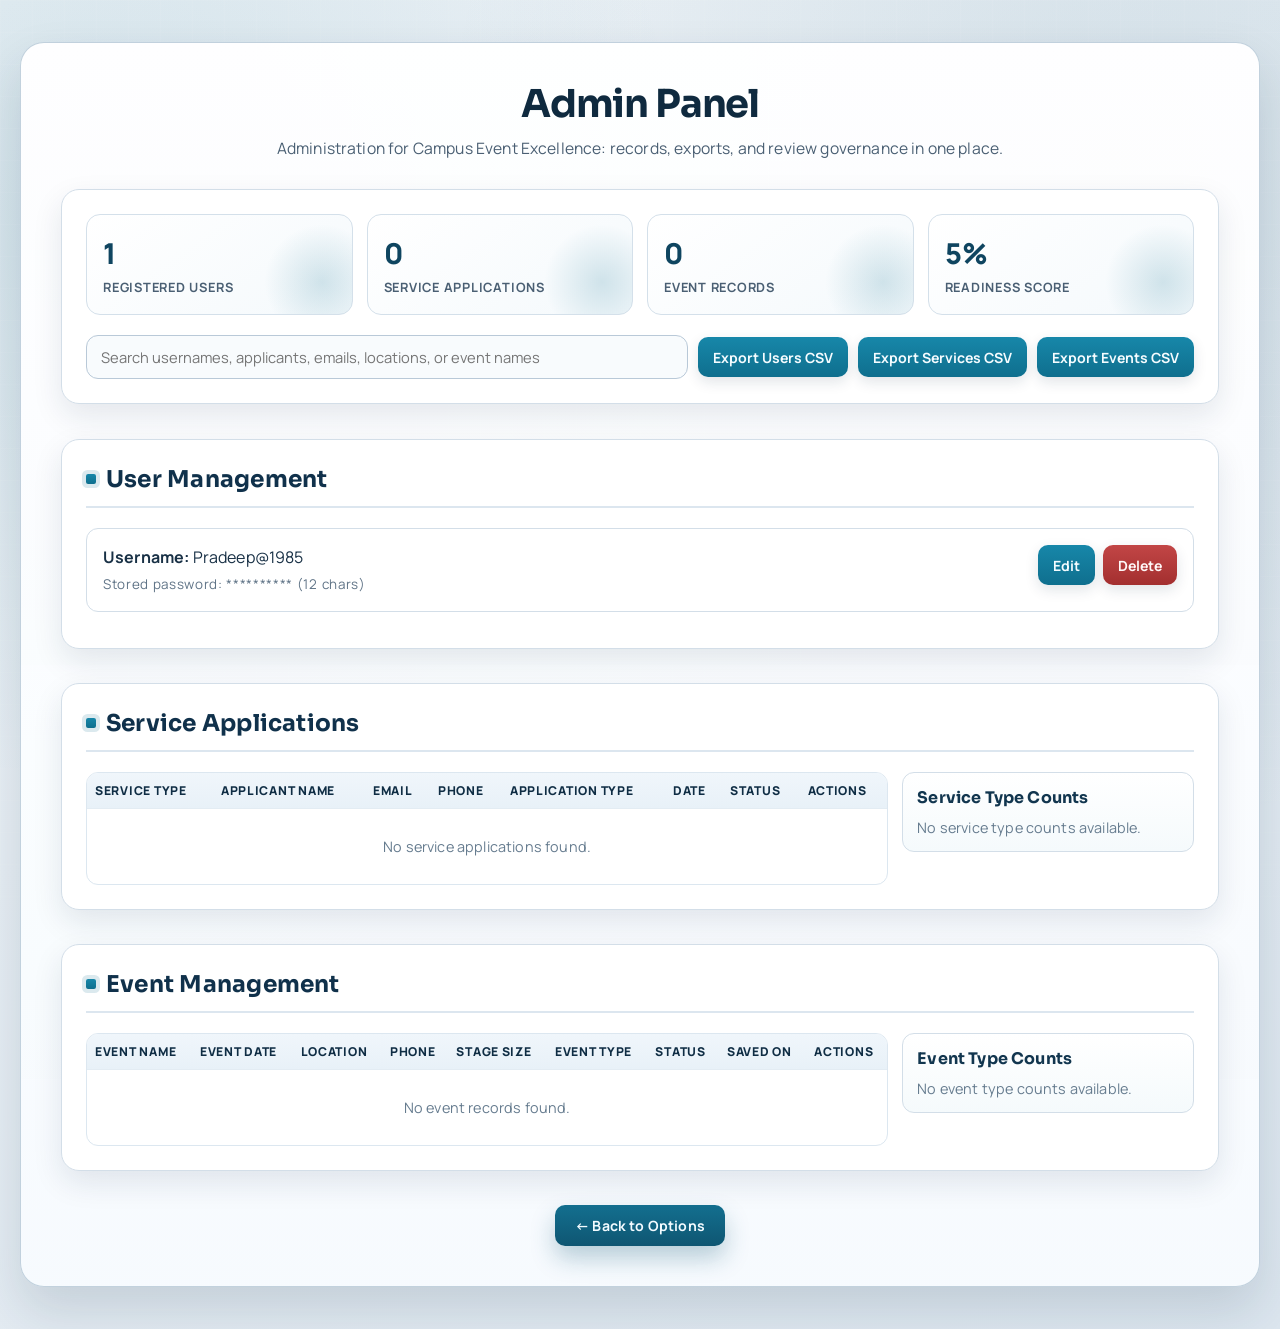
<file: AI-Based-Event-Service-Management-Portal/admin.html>
<!DOCTYPE html>
<html lang="en">
<head>
    <meta charset="UTF-8">
    <meta name="viewport" content="width=device-width, initial-scale=1.0">
    <title>Administration Console | Event-Service Platform</title>
    <meta name="description" content="Administration console for user management, application monitoring, and operational oversight.">
    <link rel="stylesheet" href="professional-theme.css">
    <link href="https://fonts.googleapis.com/css2?family=Manrope:wght@400;500;600;700;800&family=Sora:wght@600;700;800&display=swap" rel="stylesheet">
    <style>
        :root {
            --bg: #eef3f7;
            --bg-strong: #dce6ef;
            --surface: #ffffff;
            --surface-muted: #f8fbfd;
            --text: #112337;
            --text-soft: #4a5f73;
            --border: #d3dee8;
            --border-strong: #b9c9d8;
            --primary: #0f6f8e;
            --primary-strong: #0b546f;
            --danger: #b83131;
            --danger-strong: #8e2323;
            --shadow-card: 0 12px 30px rgba(16, 42, 64, 0.1);
            --shadow-panel: 0 24px 50px rgba(16, 42, 64, 0.14);
        }

        * {
            margin: 0;
            padding: 0;
            box-sizing: border-box;
        }

        body {
            font-family: 'Manrope', 'Segoe UI', sans-serif;
            color: var(--text);
            background:
                radial-gradient(circle at 8% 15%, rgba(15, 111, 142, 0.12), transparent 36%),
                radial-gradient(circle at 87% 12%, rgba(11, 84, 111, 0.09), transparent 42%),
                linear-gradient(145deg, var(--bg) 0%, var(--bg-strong) 100%);
            margin: 0;
            padding: 20px;
            min-height: 100vh;
            overflow-x: hidden;
        }

        body::before {
            content: '';
            position: fixed;
            inset: 0;
            background-image: linear-gradient(rgba(255, 255, 255, 0.2) 1px, transparent 1px), linear-gradient(90deg, rgba(255, 255, 255, 0.2) 1px, transparent 1px);
            background-size: 32px 32px;
            opacity: 0.3;
            pointer-events: none;
            z-index: 0;
        }

        .admin-container {
            max-width: 1280px;
            margin: 22px auto;
            background: linear-gradient(180deg, rgba(255, 255, 255, 0.96), rgba(247, 251, 254, 0.95));
            border: 1px solid rgba(179, 198, 213, 0.8);
            border-radius: 24px;
            box-shadow: var(--shadow-panel);
            padding: 40px;
            position: relative;
            z-index: 1;
            animation: panelEntrance 0.45s ease-out;
        }

        @keyframes panelEntrance {
            from {
                opacity: 0;
                transform: translateY(18px);
            }
            to {
                opacity: 1;
                transform: translateY(0);
            }
        }

        h1 {
            font-family: 'Sora', 'Segoe UI', sans-serif;
            text-align: center;
            color: #0f2a3f;
            margin-bottom: 12px;
            font-size: clamp(2rem, 3vw, 2.8rem);
            letter-spacing: -0.03em;
            line-height: 1.1;
        }

        .admin-subtitle {
            text-align: center;
            color: var(--text-soft);
            margin-bottom: 30px;
            font-size: 0.98rem;
        }

        .admin-section {
            margin-bottom: 34px;
            padding: 24px;
            background: var(--surface);
            border: 1px solid var(--border);
            border-radius: 18px;
            box-shadow: var(--shadow-card);
            animation: sectionFade 0.5s ease-out both;
        }

        .admin-section:nth-child(2) { animation-delay: 0.03s; }
        .admin-section:nth-child(3) { animation-delay: 0.06s; }
        .admin-section:nth-child(4) { animation-delay: 0.09s; }

        @keyframes sectionFade {
            from {
                opacity: 0;
                transform: translateY(12px);
            }
            to {
                opacity: 1;
                transform: translateY(0);
            }
        }

        .admin-section h2 {
            font-family: 'Sora', 'Segoe UI', sans-serif;
            display: flex;
            align-items: center;
            gap: 10px;
            color: #10314b;
            margin-bottom: 20px;
            font-size: 1.45rem;
            padding-bottom: 12px;
            border-bottom: 2px solid #dce6ef;
        }

        .admin-section h2::before {
            content: '';
            width: 10px;
            height: 10px;
            border-radius: 2px;
            background: linear-gradient(180deg, #1787a9, #0f6f8e);
            box-shadow: 0 0 0 4px rgba(15, 111, 142, 0.15);
        }

        .summary-grid {
            display: grid;
            grid-template-columns: repeat(4, minmax(150px, 1fr));
            gap: 14px;
            margin-bottom: 20px;
        }

        .summary-card {
            border-radius: 14px;
            padding: 18px 16px;
            border: 1px solid #d4e0ea;
            background: linear-gradient(145deg, #ffffff, #f4f9fc);
            position: relative;
            overflow: hidden;
        }

        .summary-card::after {
            content: '';
            position: absolute;
            right: -30px;
            bottom: -28px;
            width: 120px;
            height: 120px;
            background: radial-gradient(circle, rgba(15, 111, 142, 0.17), transparent 68%);
        }

        .summary-card .value {
            position: relative;
            z-index: 1;
            font-size: 1.8rem;
            font-weight: 800;
            color: #0f4560;
        }

        .summary-card .label {
            position: relative;
            z-index: 1;
            margin-top: 5px;
            font-size: 0.8rem;
            color: var(--text-soft);
            text-transform: uppercase;
            letter-spacing: 0.06em;
            font-weight: 700;
        }

        .admin-toolbar {
            display: flex;
            gap: 10px;
            flex-wrap: wrap;
            align-items: center;
        }

        .admin-search {
            flex: 1 1 320px;
            min-height: 44px;
            padding: 10px 14px;
            border-radius: 12px;
            border: 1px solid var(--border-strong);
            background: var(--surface-muted);
            font-size: 0.92rem;
            color: var(--text);
        }

        .admin-search:focus {
            outline: none;
            border-color: var(--primary);
            box-shadow: 0 0 0 3px rgba(15, 111, 142, 0.18);
            background: #ffffff;
        }

        .user-list {
            list-style: none;
        }

        .user-item {
            display: flex;
            justify-content: space-between;
            align-items: flex-start;
            gap: 18px;
            padding: 16px;
            border: 1px solid var(--border);
            border-radius: 12px;
            margin-bottom: 12px;
            background: #ffffff;
            transition: transform 0.22s ease, border-color 0.22s ease, box-shadow 0.22s ease;
        }

        .user-item:hover {
            transform: translateY(-2px);
            border-color: #a9bfd2;
            box-shadow: 0 10px 24px rgba(15, 42, 64, 0.09);
        }

        .user-info {
            flex: 1;
            color: #193146;
            line-height: 1.5;
        }

        .password-mask {
            display: inline-block;
            margin-top: 5px;
            color: #607487;
            font-size: 0.84rem;
            letter-spacing: 0.05em;
        }

        .user-actions {
            display: flex;
            gap: 8px;
            flex-wrap: wrap;
        }

        button,
        .back-btn {
            border: none;
            border-radius: 10px;
            cursor: pointer;
            font-family: inherit;
            font-size: 0.88rem;
            font-weight: 700;
            transition: transform 0.2s ease, box-shadow 0.2s ease, filter 0.2s ease;
        }

        button {
            min-height: 40px;
            padding: 0 15px;
            box-shadow: 0 5px 14px rgba(17, 42, 64, 0.12);
        }

        button:hover,
        .back-btn:hover {
            transform: translateY(-2px);
            filter: brightness(1.03);
        }

        .edit-btn {
            background: linear-gradient(180deg, #1787a9, #0f6f8e);
            color: #f5fcff;
        }

        .edit-btn:hover {
            box-shadow: 0 10px 22px rgba(15, 111, 142, 0.28);
        }

        .delete-btn {
            background: linear-gradient(180deg, #c24646, #a32f2f);
            color: #fff8f8;
        }

        .delete-btn:hover {
            box-shadow: 0 10px 22px rgba(164, 43, 43, 0.28);
        }

        .edit-form {
            display: none;
            margin-top: 14px;
            padding: 14px;
            border-radius: 10px;
            border: 1px solid var(--border-strong);
            background: #f5fafc;
            width: 100%;
        }

        .edit-form input {
            width: 100%;
            margin-bottom: 10px;
            min-height: 40px;
            border: 1px solid var(--border-strong);
            border-radius: 9px;
            padding: 9px 12px;
            background: #fff;
            font-size: 0.9rem;
        }

        .edit-form input:focus {
            outline: none;
            border-color: var(--primary);
            box-shadow: 0 0 0 3px rgba(15, 111, 142, 0.14);
        }

        .applications-layout {
            display: grid;
            grid-template-columns: minmax(0, 2.2fr) minmax(220px, 0.8fr);
            gap: 14px;
            align-items: start;
        }

        #applicationsContainer,
        #eventApplicationsContainer {
            overflow-x: auto;
            border: 1px solid #dce7f0;
            border-radius: 12px;
            background: #fff;
        }

        .applications-table {
            width: 100%;
            border-collapse: collapse;
            min-width: 680px;
        }

        .applications-table th,
        .applications-table td {
            padding: 9px 8px;
            text-align: left;
            border-bottom: 1px solid #e3ecf3;
            vertical-align: top;
            color: #1a364f;
            font-size: 0.8rem;
            word-break: break-word;
        }

        .applications-table th {
            position: sticky;
            top: 0;
            background: linear-gradient(180deg, #f0f6fb, #e8f1f8);
            color: #0f2d44;
            font-size: 0.76rem;
            text-transform: uppercase;
            letter-spacing: 0.06em;
            font-weight: 800;
            z-index: 1;
        }

        .applications-table tbody tr {
            transition: background-color 0.2s ease;
        }

        .applications-table tbody tr:hover {
            background: #f2f8fc;
        }

        .action-cell {
            display: flex;
            gap: 6px;
            flex-wrap: wrap;
            align-items: flex-start;
        }

        .action-btn {
            min-height: 32px;
            padding: 0 10px;
            font-size: 0.78rem;
            border-radius: 8px;
            line-height: 1;
        }

        .type-count-panel {
            background: linear-gradient(180deg, #ffffff, #f5fafc);
            border: 1px solid var(--border);
            border-radius: 12px;
            padding: 14px;
        }

        .type-count-panel h3 {
            color: #12364f;
            margin-bottom: 10px;
            font-size: 1rem;
            font-family: 'Sora', 'Segoe UI', sans-serif;
        }

        .type-count-list {
            list-style: none;
            display: grid;
            gap: 8px;
        }

        .type-count-item {
            display: flex;
            justify-content: space-between;
            align-items: center;
            padding: 8px 10px;
            border-radius: 9px;
            border: 1px solid #d8e4ee;
            background: #fff;
            color: #1f3e56;
            font-size: 0.86rem;
        }

        .type-count-badge {
            min-width: 28px;
            text-align: center;
            border-radius: 999px;
            padding: 3px 8px;
            font-size: 0.78rem;
            font-weight: 800;
            color: #ffffff;
            background: #106f8f;
        }

        .type-count-empty,
        .no-applications {
            color: #667c8f;
            font-size: 0.9rem;
        }

        .no-applications {
            text-align: center;
            padding: 28px 14px;
        }

        .application-details {
            margin-top: 12px;
            border-left: 4px solid #0f6f8e;
            background: #f2f8fc;
            border-radius: 10px;
            padding: 12px 14px;
            color: #20415a;
        }

        .application-details strong {
            color: #0e4b65;
        }

        .back-btn {
            display: block;
            width: fit-content;
            margin: 4px auto 0;
            padding: 11px 20px;
            text-decoration: none;
            color: #f3fbff;
            background: linear-gradient(180deg, #136f8f, #0f5672);
            box-shadow: 0 12px 24px rgba(15, 87, 114, 0.28);
        }

        .back-btn:focus-visible,
        .admin-search:focus-visible,
        button:focus-visible,
        .edit-form input:focus-visible {
            outline: none;
            box-shadow: 0 0 0 3px rgba(15, 111, 142, 0.25);
        }

        @media (max-width: 1080px) {
            .summary-grid {
                grid-template-columns: repeat(2, minmax(180px, 1fr));
            }

            .applications-layout {
                grid-template-columns: 1fr;
            }
        }

        @media (max-width: 760px) {
            body {
                padding: 12px;
            }

            .admin-container {
                padding: 20px 14px;
                border-radius: 18px;
            }

            h1 {
                font-size: 1.8rem;
                margin-bottom: 8px;
            }

            .admin-subtitle {
                font-size: 0.9rem;
                margin-bottom: 20px;
            }

            .admin-section {
                padding: 14px;
                margin-bottom: 16px;
            }

            .summary-grid {
                grid-template-columns: 1fr;
            }

            .user-item {
                flex-direction: column;
            }

            .user-actions {
                width: 100%;
            }

            .user-actions button {
                flex: 1 1 calc(50% - 4px);
            }

            .admin-toolbar {
                flex-direction: column;
                align-items: stretch;
            }

            .admin-search {
                width: 100%;
            }

            #applicationsContainer,
            #eventApplicationsContainer {
                overflow-x: hidden;
            }

            .applications-table {
                min-width: 100%;
                table-layout: fixed;
            }

            .applications-table th,
            .applications-table td {
                font-size: 0.74rem;
                padding: 7px 6px;
            }

            .action-btn {
                min-height: 28px;
                padding: 0 8px;
                font-size: 0.72rem;
            }
        }
    </style>
</head>
<body>
    <div class="admin-container">
        <h1>Admin Panel</h1>
        <p id="adminSubtitle" class="admin-subtitle">Operations oversight, searchable records, and export-ready governance views.</p>

        <div class="admin-section" style="margin-bottom: 35px;">
            <div class="summary-grid">
                <div class="summary-card"><div id="sumUsers" class="value">0</div><div class="label">Registered Users</div></div>
                <div class="summary-card"><div id="sumServices" class="value">0</div><div class="label">Service Applications</div></div>
                <div class="summary-card"><div id="sumEvents" class="value">0</div><div class="label">Event Records</div></div>
                <div class="summary-card"><div id="sumReadiness" class="value">0%</div><div class="label">Readiness Score</div></div>
            </div>

            <div class="admin-toolbar">
                <input id="adminSearch" class="admin-search" type="search" placeholder="Search usernames, applicants, emails, locations, or event names" />
                <button id="exportUsersBtn" class="edit-btn" type="button">Export Users CSV</button>
                <button id="exportServicesBtn" class="edit-btn" type="button">Export Services CSV</button>
                <button id="exportEventsBtn" class="edit-btn" type="button">Export Events CSV</button>
            </div>
        </div>
        
        <div class="admin-section">
            <h2>User Management</h2>
            <ul class="user-list" id="userList"></ul>
        </div>

        <div class="admin-section">
            <h2>Service Applications</h2>
            <div class="applications-layout">
                <div id="applicationsContainer">
                    <table class="applications-table" id="applicationsTable">
                        <thead>
                            <tr>
                                <th>Service Type</th>
                                <th>Applicant Name</th>
                                <th>Email</th>
                                <th>Phone</th>
                                <th>Application Type</th>
                                <th>Date</th>
                                <th>Status</th>
                                <th>Actions</th>
                            </tr>
                        </thead>
                        <tbody id="applicationsBody"></tbody>
                    </table>
                    <div class="no-applications" id="noApplications" style="display: none;">
                        No service applications found.
                    </div>
                </div>

                <aside class="type-count-panel">
                    <h3>Service Type Counts</h3>
                    <ul class="type-count-list" id="serviceTypeCountList"></ul>
                    <div class="type-count-empty" id="noServiceTypeCounts" style="display: none;">No service type counts available.</div>
                </aside>
            </div>
        </div>

        <div class="admin-section">
            <h2>Event Management</h2>
            <div class="applications-layout">
                <div id="eventApplicationsContainer">
                    <table class="applications-table" id="eventApplicationsTable">
                        <thead>
                            <tr>
                                <th>Event Name</th>
                                <th>Event Date</th>
                                <th>Location</th>
                                <th>Phone</th>
                                <th>Stage Size</th>
                                <th>Event Type</th>
                                <th>Status</th>
                                <th>Saved On</th>
                                <th>Actions</th>
                            </tr>
                        </thead>
                        <tbody id="eventApplicationsBody"></tbody>
                    </table>
                    <div class="no-applications" id="noEventApplications" style="display: none;">
                        No event records found.
                    </div>
                </div>

                <aside class="type-count-panel">
                    <h3>Event Type Counts</h3>
                    <ul class="type-count-list" id="eventTypeCountList"></ul>
                    <div class="type-count-empty" id="noEventTypeCounts" style="display: none;">No event type counts available.</div>
                </aside>
            </div>
        </div>

        <a href="options.html" class="back-btn">← Back to Options</a>
    </div>

    <script src="app-shared.js"></script>
    <script>
        const adminSearch = document.getElementById('adminSearch');

        // Get users from localStorage
        function getUsers() {
            return AppShared.readArray('users');
        }

        // Save users to localStorage
        function saveUsers(users) {
            localStorage.setItem('users', JSON.stringify(users));
        }

        function matchesSearch(values) {
            const query = adminSearch.value.trim().toLowerCase();
            if (!query) return true;
            return values.some((value) => String(value || '').toLowerCase().includes(query));
        }

        function maskPassword(value) {
            const length = String(value || '').length;
            if (!length) return 'Not set';
            return '*'.repeat(Math.max(6, Math.min(length, 10))) + ' (' + length + ' chars)';
        }

        function renderSummary() {
            const profile = AppShared.getProjectProfile();
            const overview = AppShared.getOverview(6);

            document.getElementById('adminSubtitle').textContent =
                'Administration for ' + profile.projectName + ': records, exports, and review governance in one place.';
            document.getElementById('sumUsers').textContent = overview.usersCount;
            document.getElementById('sumServices').textContent = overview.applicationsCount;
            document.getElementById('sumEvents').textContent = overview.eventCount;
            document.getElementById('sumReadiness').textContent = overview.readinessScore + '%';
        }

        // Render user list
        function renderUsers() {
            const users = getUsers()
                .map((user, index) => ({ user, index }))
                .filter(({ user }) => matchesSearch([user.username]));
            const userList = document.getElementById('userList');
            userList.innerHTML = '';

            if (!users.length) {
                userList.innerHTML = '<li class="user-item"><div class="user-info"><strong>No matching users found.</strong></div></li>';
                return;
            }

            users.forEach(({ user, index }) => {
                const li = document.createElement('li');
                li.className = 'user-item';
                li.innerHTML = `
                    <div class="user-info">
                        <strong>Username:</strong> ${user.username}<br>
                        <span class="password-mask">Stored password: ${maskPassword(user.password)}</span>
                    </div>
                    <div class="user-actions">
                        <button class="edit-btn" onclick="editUser(${index})">Edit</button>
                        <button class="delete-btn" onclick="deleteUser(${index})">Delete</button>
                    </div>
                    <div class="edit-form" id="editForm${index}">
                        <input type="text" id="editUsername${index}" value="${user.username}" placeholder="Username">
                        <input type="password" id="editPassword${index}" value="${user.password}" placeholder="Password">
                        <button onclick="saveEdit(${index})">Save</button>
                        <button onclick="cancelEdit(${index})">Cancel</button>
                    </div>
                `;
                userList.appendChild(li);
            });
        }

        // Edit user
        function editUser(index) {
            const editForm = document.getElementById(`editForm${index}`);
            editForm.style.display = editForm.style.display === 'block' ? 'none' : 'block';
        }

        // Save edit
        function saveEdit(index) {
            const users = getUsers();
            const newUsername = document.getElementById(`editUsername${index}`).value;
            const newPassword = document.getElementById(`editPassword${index}`).value;

            if (newUsername && newPassword) {
                users[index] = { username: newUsername, password: newPassword };
                saveUsers(users);
                renderSummary();
                renderUsers();
            }
        }

        // Cancel edit
        function cancelEdit(index) {
            document.getElementById(`editForm${index}`).style.display = 'none';
        }

        // Delete user
        function deleteUser(index) {
            if (confirm('Are you sure you want to delete this user?')) {
                const users = getUsers();
                users.splice(index, 1);
                saveUsers(users);
                renderSummary();
                renderUsers();
            }
        }

        // Get applications from localStorage
        function getApplications() {
            return AppShared.readArray('serviceApplications');
        }

        // Get event records from localStorage
        function getEventApplications() {
            return AppShared.readArray('eventApplications');
        }

        function normalizeEventTypeLabel(value) {
            if (value === 'led_only') return 'LED Only';
            if (value === 'sound_only') return 'Sound Only';
            if (value === 'both') return 'LED + DJ';
            return value || 'N/A';
        }

        function renderTypeCounts(items, key, listElementId, emptyElementId, formatter) {
            const listElement = document.getElementById(listElementId);
            const emptyElement = document.getElementById(emptyElementId);
            if (!listElement || !emptyElement) return;

            const counts = {};
            items.forEach((item) => {
                const rawValue = item[key] || 'N/A';
                const label = formatter ? formatter(rawValue) : rawValue;
                counts[label] = (counts[label] || 0) + 1;
            });

            const entries = Object.entries(counts).sort((a, b) => b[1] - a[1]);

            if (!entries.length) {
                listElement.innerHTML = '';
                emptyElement.style.display = 'block';
                return;
            }

            emptyElement.style.display = 'none';
            listElement.innerHTML = entries.map(([label, count]) => `
                <li class="type-count-item">
                    <span>${label}</span>
                    <span class="type-count-badge">${count}</span>
                </li>
            `).join('');
        }

        // Render applications list
        function renderApplications() {
            const applications = getApplications()
                .map((application, index) => ({ application, index }))
                .filter(({ application }) => matchesSearch([
                    application.serviceType,
                    application.applicantName,
                    application.applicantEmail,
                    application.applicantPhone,
                    application.applicationType,
                    application.status || ''
                ]));
            const applicationsBody = document.getElementById('applicationsBody');
            const noApplications = document.getElementById('noApplications');
            
            applicationsBody.innerHTML = '';

            if (applications.length === 0) {
                noApplications.style.display = 'block';
                renderTypeCounts([], 'serviceType', 'serviceTypeCountList', 'noServiceTypeCounts');
                return;
            }

            noApplications.style.display = 'none';
            renderTypeCounts(applications.map(({ application }) => application), 'serviceType', 'serviceTypeCountList', 'noServiceTypeCounts');

            applications.forEach(({ application, index }) => {
                const row = document.createElement('tr');
                const applicationDate = new Date(application.timestamp).toLocaleDateString();
                const status = application.status || 'pending';
                const statusColors = { approved: '#d1fae5|#065f46', disapproved: '#fee2e2|#991b1b', pending: '#fef9c3|#854d0e' };
                const [bg, color] = (statusColors[status] || statusColors.pending).split('|');
                const statusLabel = status === 'approved' ? 'OK APPROVED' : status === 'disapproved' ? 'NO DISAPPROVED' : 'PENDING';
                const updatedDate = application.statusUpdatedAt ? new Date(application.statusUpdatedAt).toLocaleString() : '';
                const statusDisplay = updatedDate ? `<strong>${statusLabel}</strong><br><small style="color:#666;font-size:0.8rem;">Updated ${updatedDate}</small>` : statusLabel;
                const statusBadge = `<span style="background:${bg};color:${color};padding:6px 10px;border-radius:8px;font-size:11px;font-weight:800;text-transform:uppercase;">${statusDisplay}</span>`;
                
                row.innerHTML = `
                    <td>${application.serviceType}</td>
                    <td>${application.applicantName}</td>
                    <td>${application.applicantEmail}</td>
                    <td>${application.applicantPhone}</td>
                    <td>${application.applicationType}</td>
                    <td>${applicationDate}</td>
                    <td>${statusBadge}</td>
                    <td class="action-cell">
                        <button class="edit-btn action-btn" onclick="viewApplicationDetails(${index})">View</button>
                        ${status !== 'approved'   ? `<button class="edit-btn action-btn"   style="background:#d1fae5;color:#065f46;border:1px solid #6ee7b7;" onclick="updateServiceStatus(${index},'approved'  ,'${application.applicantName || 'Applicant'}')" title="Approve">✓ Approve</button>` : ''}
                        ${status !== 'disapproved'? `<button class="delete-btn action-btn" style="background:#fee2e2;color:#991b1b;border:1px solid #fca5a5;" onclick="updateServiceStatus(${index},'disapproved','${application.applicantName || 'Applicant'}')" title="Disapprove">✕ Disapprove</button>` : ''}
                        <button class="delete-btn action-btn" onclick="deleteApplication(${index})">Delete</button>
                    </td>
                `;
                applicationsBody.appendChild(row);
            });
        }

        // Render event records list
        function renderEventApplications() {
            const eventApplications = getEventApplications()
                .map((eventApplication, index) => ({ eventApplication, index }))
                .filter(({ eventApplication }) => matchesSearch([
                    eventApplication.eventName,
                    eventApplication.eventDate,
                    eventApplication.eventLocation,
                    eventApplication.eventPhone,
                    eventApplication.eventType,
                    eventApplication.userId
                ]));
            const eventApplicationsBody = document.getElementById('eventApplicationsBody');
            const noEventApplications = document.getElementById('noEventApplications');

            eventApplicationsBody.innerHTML = '';

            if (eventApplications.length === 0) {
                noEventApplications.style.display = 'block';
                renderTypeCounts([], 'eventType', 'eventTypeCountList', 'noEventTypeCounts', normalizeEventTypeLabel);
                return;
            }

            noEventApplications.style.display = 'none';
            renderTypeCounts(eventApplications.map(({ eventApplication }) => eventApplication), 'eventType', 'eventTypeCountList', 'noEventTypeCounts', normalizeEventTypeLabel);

            eventApplications.forEach(({ eventApplication, index }) => {
                const row = document.createElement('tr');
                const savedDate = new Date(eventApplication.timestamp).toLocaleDateString();
                const eventDate = eventApplication.eventDate || 'N/A';
                const location = eventApplication.eventLocation || 'N/A';
                const phone = eventApplication.eventPhone || 'N/A';
                const stageSize = `${eventApplication.stageWidthFt || 'N/A'}ft x ${eventApplication.stageHeightFt || 'N/A'}ft`;
                const eventType = normalizeEventTypeLabel(eventApplication.eventType);
                const status = eventApplication.status || 'pending';
                const statusColors = { approved: '#d1fae5|#065f46', disapproved: '#fee2e2|#991b1b', pending: '#fef9c3|#854d0e' };
                const [bg, color] = (statusColors[status] || statusColors.pending).split('|');
                const statusLabel = status === 'approved' ? 'OK APPROVED' : status === 'disapproved' ? 'NO DISAPPROVED' : 'PENDING';
                const updatedDate = eventApplication.statusUpdatedAt ? new Date(eventApplication.statusUpdatedAt).toLocaleString() : '';
                const statusDisplay = updatedDate ? `<strong>${statusLabel}</strong><br><small style="color:#666;font-size:0.8rem;">Updated ${updatedDate}</small>` : statusLabel;
                const statusBadge = `<span style="background:${bg};color:${color};padding:6px 10px;border-radius:8px;font-size:11px;font-weight:800;text-transform:uppercase;">${statusDisplay}</span>`;

                row.innerHTML = `
                    <td>${eventApplication.eventName || 'N/A'}</td>
                    <td>${eventDate}</td>
                    <td>${location}</td>
                    <td>${phone}</td>
                    <td>${stageSize}</td>
                    <td>${eventType}</td>
                    <td>${statusBadge}</td>
                    <td>${savedDate}</td>
                    <td class="action-cell">
                        <button class="edit-btn action-btn" onclick="viewEventDetails(${index})">View</button>
                        ${status !== 'approved'   ? `<button class="edit-btn action-btn"   style="background:#d1fae5;color:#065f46;border:1px solid #6ee7b7;" onclick="updateEventStatus(${index},'approved'  ,'${eventApplication.eventName || 'Event'}')">✓ Approve</button>` : ''}
                        ${status !== 'disapproved'? `<button class="delete-btn action-btn" style="background:#fee2e2;color:#991b1b;border:1px solid #fca5a5;" onclick="updateEventStatus(${index},'disapproved','${eventApplication.eventName || 'Event'}')">✕ Disapprove</button>` : ''}
                        <button class="delete-btn action-btn" onclick="deleteEventApplication(${index})">Delete</button>
                    </td>
                `;
                eventApplicationsBody.appendChild(row);
            });
        }

        // View application details
        function viewApplicationDetails(index) {
            const applications = getApplications();
            const application = applications[index];
            
            const details = `
                <strong>Service Type:</strong> ${application.serviceType}<br>
                <strong>Applicant Name:</strong> ${application.applicantName}<br>
                <strong>Email:</strong> ${application.applicantEmail}<br>
                <strong>Phone:</strong> ${application.applicantPhone}<br>
                <strong>Address:</strong> ${application.applicantAddress}<br>
                <strong>Application Type:</strong> ${application.applicationType}<br>
                <strong>Additional Info:</strong> ${application.additionalInfo || 'N/A'}<br>
                <strong>User ID:</strong> ${application.userId}<br>
                <strong>Submitted Date:</strong> ${new Date(application.timestamp).toLocaleString()}
            `;
            
            alert(`Application Details:\n\n${details.replace(/<br>/g, '\n').replace(/<strong>/g, '').replace(/<\/strong>/g, '')}`);
        }

        // Delete application
        function deleteApplication(index) {
            if (confirm('Are you sure you want to delete this application?')) {
                const applications = getApplications();
                applications.splice(index, 1);
                localStorage.setItem('serviceApplications', JSON.stringify(applications));
                renderSummary();
                renderApplications();
            }
        }

        // Update event status (approve / disapprove)
        function updateEventStatus(index, newStatus, eventName) {
            const label = newStatus === 'approved' ? 'Approve' : 'Disapprove';
            if (!confirm(`${label} "${eventName}"?`)) return;
            const eventApplications = getEventApplications();
            if (!eventApplications[index]) return;
            eventApplications[index].status = newStatus;
            eventApplications[index].statusUpdatedAt = new Date().toISOString();
            localStorage.setItem('eventApplications', JSON.stringify(eventApplications));
            AppShared.addActivity(`Admin ${newStatus} event: ${eventName}`);
            renderSummary();
            renderEventApplications();
            const msg = newStatus === 'approved'
                ? `✓ "${eventName}" has been APPROVED.`
                : `✗ "${eventName}" has been DISAPPROVED.`;
            showAdminToast(msg, newStatus === 'approved' ? '#065f46' : '#991b1b', newStatus === 'approved' ? '#d1fae5' : '#fee2e2');
        }

        // Toast notification
        function showAdminToast(message, color, bg) {
            let toast = document.getElementById('adminActionToast');
            if (!toast) {
                toast = document.createElement('div');
                toast.id = 'adminActionToast';
                Object.assign(toast.style, {
                    position: 'fixed', bottom: '26px', right: '26px',
                    padding: '13px 22px', borderRadius: '12px',
                    fontWeight: '800', fontSize: '14px',
                    boxShadow: '0 8px 24px rgba(0,0,0,0.18)',
                    transition: 'opacity 0.35s ease, transform 0.35s ease',
                    zIndex: '9999', transform: 'translateY(60px)', opacity: '0',
                    pointerEvents: 'none'
                });
                document.body.appendChild(toast);
            }
            toast.textContent = message;
            toast.style.background = bg;
            toast.style.color = color;
            toast.style.transform = 'translateY(0)';
            toast.style.opacity = '1';
            clearTimeout(toast._t);
            toast._t = setTimeout(() => { toast.style.opacity = '0'; toast.style.transform = 'translateY(60px)'; }, 2800);
        }

        // View event details
        function viewEventDetails(index) {
            const eventApplications = getEventApplications();
            const eventApplication = eventApplications[index];
            const status = (eventApplication.status || 'pending').toUpperCase();
            const updatedAt = eventApplication.statusUpdatedAt ? new Date(eventApplication.statusUpdatedAt).toLocaleString() : 'Not yet reviewed';

            const details = `
                Event Name: ${eventApplication.eventName || 'N/A'}
                Event Date: ${eventApplication.eventDate || 'N/A'}
                Event Location: ${eventApplication.eventLocation || 'N/A'}
                Event Phone: ${eventApplication.eventPhone || 'N/A'}
                Event Notes: ${eventApplication.eventNotes || 'N/A'}
                Stage Width: ${eventApplication.stageWidthFt || 'N/A'}ft
                Stage Height: ${eventApplication.stageHeightFt || 'N/A'}ft
                LED Pattern: ${eventApplication.ledPattern || 'N/A'}
                Sound System: ${eventApplication.soundSystem || 'N/A'}
                Event Type: ${normalizeEventTypeLabel(eventApplication.eventType)}
                User ID: ${eventApplication.userId || 'N/A'}
                Saved On: ${new Date(eventApplication.timestamp).toLocaleString()}
                ─────────────────────────────
                ADMIN STATUS: ${status}
                Status Updated: ${updatedAt}
            `;

            alert(`Event Details:\n\n${details}`);
        }

        // Delete event record
        function deleteEventApplication(index) {
            if (confirm('Are you sure you want to delete this event record?')) {
                const eventApplications = getEventApplications();
                eventApplications.splice(index, 1);
                localStorage.setItem('eventApplications', JSON.stringify(eventApplications));
                renderSummary();
                renderEventApplications();
            }
        }

        // Update service status (approve / disapprove)
        function updateServiceStatus(index, newStatus, applicantName) {
            const label = newStatus === 'approved' ? 'Approve' : 'Disapprove';
            if (!confirm(`${label} "${applicantName}"?`)) return;
            const applications = getApplications();
            if (!applications[index]) return;
            applications[index].status = newStatus;
            applications[index].statusUpdatedAt = new Date().toISOString();
            localStorage.setItem('serviceApplications', JSON.stringify(applications));
            AppShared.addActivity(`Admin ${newStatus} service application: ${applicantName}`);
            renderSummary();
            renderApplications();
            const msg = newStatus === 'approved'
                ? `✓ "${applicantName}" has been APPROVED.`
                : `✗ "${applicantName}" has been DISAPPROVED.`;
            showAdminToast(msg, newStatus === 'approved' ? '#065f46' : '#991b1b', newStatus === 'approved' ? '#d1fae5' : '#fee2e2');
        }

        // Load admin data on page load
        renderSummary();
        renderUsers();
        renderApplications();
        renderEventApplications();

        adminSearch.addEventListener('input', function() {
            renderUsers();
            renderApplications();
            renderEventApplications();
        });

        document.getElementById('exportUsersBtn').addEventListener('click', function() {
            const users = getUsers().map((user) => ({
                username: user.username,
                passwordLength: String(user.password || '').length
            }));
            AppShared.exportCsv('users-export.csv', users);
        });

        document.getElementById('exportServicesBtn').addEventListener('click', function() {
            const applications = getApplications().map((application) => ({
                serviceType: application.serviceType,
                applicantName: application.applicantName,
                applicantEmail: application.applicantEmail,
                applicantPhone: application.applicantPhone,
                applicationType: application.applicationType,
                userId: application.userId,
                submittedAt: new Date(application.timestamp).toLocaleString()
            }));
            AppShared.exportCsv('service-applications.csv', applications);
        });

        document.getElementById('exportEventsBtn').addEventListener('click', function() {
            const events = getEventApplications().map((eventApplication) => ({
                eventName: eventApplication.eventName,
                eventDate: eventApplication.eventDate,
                eventLocation: eventApplication.eventLocation,
                eventPhone: eventApplication.eventPhone,
                stageWidthFt: eventApplication.stageWidthFt,
                stageHeightFt: eventApplication.stageHeightFt,
                eventType: normalizeEventTypeLabel(eventApplication.eventType),
                userId: eventApplication.userId,
                savedAt: new Date(eventApplication.timestamp).toLocaleString()
            }));
            AppShared.exportCsv('event-records.csv', events);
        });

    </script>

    <script>
        // Translator functionality for admin page
        const translations = {
            hi: {
                "Admin Panel": "एडमिन पैनल",
                "User Management": "उपयोगकर्ता प्रबंधन",
                "Registered Users": "पंजीकृत उपयोगकर्ता",
                "No users registered yet.": "अभी तक कोई उपयोगकर्ता पंजीकृत नहीं हुआ है।",
                "Name:": "नाम:",
                "Email:": "ईमेल:",
                "Phone:": "फोन:",
                "Address:": "पता:",
                "Registered Date:": "पंजीकरण तिथि:",
                "Delete": "हटाएं",
                "Application Management": "आवेदन प्रबंधन",
                "Service Applications": "सेवा आवेदन",
                "No applications submitted yet.": "अभी तक कोई आवेदन जमा नहीं हुआ है।",
                "Applicant Name:": "आवेदक का नाम:",
                "Applicant Email:": "आवेदक का ईमेल:",
                "Applicant Phone:": "आवेदक का फोन:",
                "Applicant Address:": "आवेदक का पता:",
                "Application Type:": "आवेदन प्रकार:",
                "Additional Info:": "अतिरिक्त जानकारी:",
                "User ID:": "उपयोगकर्ता आईडी:",
                "Submitted Date:": "जमा करने की तिथि:",
                "View Details": "विवरण देखें",
                "Are you sure you want to delete this user?": "क्या आप वाकई इस उपयोगकर्ता को हटाना चाहते हैं?",
                "Are you sure you want to delete this application?": "क्या आप वाकई इस आवेदन को हटाना चाहते हैं?",
                "Application Details:": "आवेदन विवरण:"
            },
            te: {
                "Admin Panel": "అడ్మిన్ ప్యానెల్",
                "User Management": "వినియోగదారు నిర్వహణ",
                "Registered Users": "నమోదైన వినియోగదారులు",
                "No users registered yet.": "ఇంకా ఎవరూ నమోదు కాలేదు.",
                "Name:": "పేరు:",
                "Email:": "ఇమెయిల్:",
                "Phone:": "ఫోన్:",
                "Address:": "చిరునామా:",
                "Registered Date:": "నమోదు తేదీ:",
                "Delete": "తొలగించు",
                "Application Management": "అప్లికేషన్ నిర్వహణ",
                "Service Applications": "సేవా అప్లికేషన్లు",
                "No applications submitted yet.": "ఇంకా ఎటువంటి అప్లికేషన్లు సమర్పించలేదు.",
                "Applicant Name:": "అప్లైయర్ పేరు:",
                "Applicant Email:": "అప్లైయర్ ఇమెయిల్:",
                "Applicant Phone:": "అప్లైయర్ ఫోన్:",
                "Applicant Address:": "అప్లైయర్ చిరునామా:",
                "Application Type:": "అప్లికేషన్ రకం:",
                "Additional Info:": "అదనపు సమాచారం:",
                "User ID:": "వినియోగదారు ఐడి:",
                "Submitted Date:": "సమర్పించిన తేదీ:",
                "View Details": "వివరాలు చూడండి",
                "Are you sure you want to delete this user?": "మీరు ఖచ్చితంగా ఈ వినియోగదారుని తొలగించాలనుకుంటున్నారా?",
                "Are you sure you want to delete this application?": "మీరు ఖచ్చితంగా ఈ అప్లికేషన్ తొలగించాలనుకుంటున్నారా?",
                "Application Details:": "అప్లికేషన్ వివరాలు:"
            },
            mr: {
                "Admin Panel": "अॅडमिन पॅनल",
                "User Management": "वापरकर्ता व्यवस्थापन",
                "Registered Users": "नोंदणीकृत वापरकर्ते",
                "No users registered yet.": "अद्याप कोणतेही वापरकर्ते नोंदणीकृत नाहीत.",
                "Name:": "नाव:",
                "Email:": "ईमेल:",
                "Phone:": "फोन:",
                "Address:": "पत्ता:",
                "Registered Date:": "नोंदणी तारीख:",
                "Delete": "हटवा",
                "Application Management": "अर्ज व्यवस्थापन",
                "Service Applications": "सेवा अर्ज",
                "No applications submitted yet.": "अद्याप कोणतेही अर्ज सादर झाले नाहीत.",
                "Applicant Name:": "अर्जदाराचे नाव:",
                "Applicant Email:": "अर्जदाराचा ईमेल:",
                "Applicant Phone:": "अर्जदाराचा फोन:",
                "Applicant Address:": "अर्जदाराचा पत्ता:",
                "Application Type:": "अर्ज प्रकार:",
                "Additional Info:": "अतिरिक्त माहिती:",
                "User ID:": "वापरकर्ता आयडी:",
                "Submitted Date:": "सादर केलेली तारीख:",
                "View Details": "तपशील पहा",
                "Are you sure you want to delete this user?": "तुम्हाला खात्री आहे की तुम्ही हा वापरकर्ता हटवू इच्छिता?",
                "Are you sure you want to delete this application?": "तुम्हाला खात्री आहे की तुम्ही हा अर्ज हटवू इच्छिता?",
                "Application Details:": "अर्ज तपशील:"
            },
            ta: {
                "Admin Panel": "நிர்வாகக் குழு",
                "User Management": "பயனர் நிர்வாகம்",
                "Registered Users": "பதிவு செய்யப்பட்ட பயனர்கள்",
                "No users registered yet.": "இன்னும் எந்த பயனர்களும் பதிவு செய்யப்படவில்லை.",
                "Name:": "பெயர்:",
                "Email:": "மின்னஞ்சல்:",
                "Phone:": "தொலைபேசி:",
                "Address:": "முகவரி:",
                "Registered Date:": "பதிவு தேதி:",
                "Delete": "நீக்கு",
                "Application Management": "விண்ணப்ப நிர்வாகம்",
                "Service Applications": "சேவை விண்ணப்பங்கள்",
                "No applications submitted yet.": "இன்னும் எந்த விண்ணப்பங்களும் சமர்ப்பிக்கப்படவில்லை.",
                "Applicant Name:": "விண்ணப்பதாரர் பெயர்:",
                "Applicant Email:": "விண்ணப்பதாரர் மின்னஞ்சல்:",
                "Applicant Phone:": "விண்ணப்பதாரர் தொலைபேசி:",
                "Applicant Address:": "விண்ணப்பதாரர் முகவரி:",
                "Application Type:": "விண்ணப்ப வகை:",
                "Additional Info:": "கூடுதல் தகவல்:",
                "User ID:": "பயனர் ஐடி:",
                "Submitted Date:": "சமர்ப்பிக்கப்பட்ட தேதி:",
                "View Details": "விவரங்களைப் பார்க்க",
                "Are you sure you want to delete this user?": "இந்த பயனரை நீக்க விரும்புகிறீர்களா?",
                "Are you sure you want to delete this application?": "இந்த விண்ணப்பத்தை நீக்க விரும்புகிறீர்களா?",
                "Application Details:": "விண்ணப்ப விவரங்கள்:"
            },
            ur: {
                "Admin Panel": "ایڈمن پینل",
                "User Management": "صارف انتظام",
                "Registered Users": "رجسٹرڈ صارفین",
                "No users registered yet.": "ابھی تک کوئی صارف رجسٹر نہیں ہوا۔",
                "Name:": "نام:",
                "Email:": "ای میل:",
                "Phone:": "فون:",
                "Address:": "پتہ:",
                "Registered Date:": "رجسٹریشن کی تاریخ:",
                "Delete": "حذف کریں",
                "Application Management": "درخواست کا انتظام",
                "Service Applications": "سروس کی درخواستیں",
                "No applications submitted yet.": "ابھی تک کوئی درخواست جمع نہیں کرائی گئی۔",
                "Applicant Name:": "درخواست گزار کا نام:",
                "Applicant Email:": "درخواست گزار کا ای میل:",
                "Applicant Phone:": "درخواست گزار کا فون:",
                "Applicant Address:": "درخواست گزار کا پتہ:",
                "Application Type:": "درخواست کی قسم:",
                "Additional Info:": "اضافی معلومات:",
                "User ID:": "صارف کی شناخت:",
                "Submitted Date:": "جمع کرانے کی تاریخ:",
                "View Details": "تفصیلات دیکھیں",
                "Are you sure you want to delete this user?": "کیا آپ واقعی اس صارف کو حذف کرنا چاہتے ہیں؟",
                "Are you sure you want to delete this application?": "کیا آپ واقعی اس درخواست کو حذف کرنا چاہتے ہیں؟",
                "Application Details:": "درخواست کی تفصیلات:"
            },
            gu: {
                "Admin Panel": "એડમિન પેનલ",
                "User Management": "વપરાશકર્તા વ્યવસ્થાપન",
                "Registered Users": "નોંધાયેલ વપરાશકર્તાઓ",
                "No users registered yet.": "હજી સુધી કોઈ વપરાશકર્તા નોંધાયા નથી.",
                "Name:": "નામ:",
                "Email:": "ઇમેઇલ:",
                "Phone:": "ફોન:",
                "Address:": "સરનામું:",
                "Registered Date:": "નોંધણી તારીખ:",
                "Delete": "કાઢી નાખો",
                "Application Management": "અરજી વ્યવસ્થાપન",
                "Service Applications": "સેવા અરજીઓ",
                "No applications submitted yet.": "હજી સુધી કોઈ અરજી સબમિટ કરવામાં આવી નથી.",
                "Applicant Name:": "અરજદારનું નામ:",
                "Applicant Email:": "અરજદારનો ઇમેઇલ:",
                "Applicant Phone:": "અરજદારનો ફોન:",
                "Applicant Address:": "અરજદારનું સરનામું:",
                "Application Type:": "અરજી પ્રકાર:",
                "Additional Info:": "વધારાની માહિતી:",
                "User ID:": "વપરાશકર્તા આઈડી:",
                "Submitted Date:": "સબમિટ કરેલ તારીખ:",
                "View Details": "વિગતો જુઓ",
                "Are you sure you want to delete this user?": "શું તમે ખરેખર આ વપરાશકર્તાને કાઢી નાખવા માંગો છો?",
                "Are you sure you want to delete this application?": "શું તમે ખરેખર આ અરજી કાઢી નાખવા માંગો છો?",
                "Application Details:": "અરજી વિગતો:"
            },
            kn: {
                "Admin Panel": "ನಿರ್ವಾಹಕ ಪ್ಯಾನಲ್",
                "User Management": "ಬಳಕೆದಾರ ನಿರ್ವಹಣೆ",
                "Registered Users": "ನೋಂದಾಯಿಸಿದ ಬಳಕೆದಾರರು",
                "No users registered yet.": "ಇನ್ನೂ ಯಾವುದೇ ಬಳಕೆದಾರರು ನೋಂದಾಯಿಸಿಲ್ಲ.",
                "Name:": "ಹೆಸರು:",
                "Email:": "ಇಮೇಲ್:",
                "Phone:": "ದೂರವಾಣಿ:",
                "Address:": "ವಿಳಾಸ:",
                "Registered Date:": "ನೋಂದಾಯಿಸಿದ ದಿನಾಂಕ:",
                "Delete": "ಅಳಿಸಿ",
                "Application Management": "ಅರ್ಜಿ ನಿರ್ವಹಣೆ",
                "Service Applications": "ಸೇವಾ ಅರ್ಜಿಗಳು",
                "No applications submitted yet.": "ಇನ್ನೂ ಯಾವುದೇ ಅರ್ಜಿಗಳು ಸಲ್ಲಿಸಲಾಗಿಲ್ಲ.",
                "Applicant Name:": "ಅರ್ಜಿದಾರರ ಹೆಸರು:",
                "Applicant Email:": "ಅರ್ಜಿದಾರರ ಇಮೇಲ್:",
                "Applicant Phone:": "ಅರ್ಜಿದಾರರ ದೂರವಾಣಿ:",
                "Applicant Address:": "ಅರ್ಜಿದಾರರ ವಿಳಾಸ:",
                "Application Type:": "ಅರ್ಜಿ ಪ್ರಕಾರ:",
                "Additional Info:": "ಹೆಚ್ಚುವರಿ ಮಾಹಿತಿ:",
                "User ID:": "ಬಳಕೆದಾರ ಐಡಿ:",
                "Submitted Date:": "ಸಲ್ಲಿಸಿದ ದಿನಾಂಕ:",
                "View Details": "ವಿವರಗಳನ್ನು ನೋಡಿ",
                "Are you sure you want to delete this user?": "ನೀವು ಖಚಿತವಾಗಿ ಈ ಬಳಕೆದಾರನನ್ನು ಅಳಿಸಲು ಬಯಸುತ್ತೀರಾ?",
                "Are you sure you want to delete this application?": "ನೀವು ಖಚಿತವಾಗಿ ಈ ಅರ್ಜಿಯನ್ನು ಅಳಿಸಲು ಬಯಸುತ್ತೀರಾ?",
                "Application Details:": "ಅರ್ಜಿ ವಿವರಗಳು:"
            },
            or: {
                "Admin Panel": "ପ୍ରଶାସକ ପ୍ୟାନେଲ୍",
                "User Management": "ବ୍ୟବହାରକାରୀ ପରିଚାଳନା",
                "Registered Users": "ପଞ୍ଜୀକୃତ ବ୍ୟବହାରକାରୀ",
                "No users registered yet.": "ଏପର୍ଯ୍ୟନ୍ତ କୌଣସି ବ୍ୟବହାରକାରୀ ପଞ୍ଜୀକୃତ ହୋଇନାହିଁ।",
                "Name:": "ନାମ:",
                "Email:": "ଇମେଲ୍:",
                "Phone:": "ଫୋନ୍:",
                "Address:": "ଠିକଣା:",
                "Registered Date:": "ପଞ୍ଜୀକରଣ ତାରିଖ:",
                "Delete": "ବିଲୋପ କରନ୍ତୁ",
                "Application Management": "ଆବେଦନ ପରିଚାଳନା",
                "Service Applications": "ସେବା ଆବେଦନ",
                "No applications submitted yet.": "ଏପର୍ଯ୍ୟନ୍ତ କୌଣସି ଆବେଦନ ଦାଖଲ ହୋଇନାହିଁ।",
                "Applicant Name:": "ଆବେଦକ ନାମ:",
                "Applicant Email:": "ଆବେଦକ ଇମେଲ୍:",
                "Applicant Phone:": "ଆବେଦକ ଫୋନ୍:",
                "Applicant Address:": "ଆବେଦକ ଠିକଣା:",
                "Application Type:": "ଆବେଦନ ପ୍ରକାର:",
                "Additional Info:": "ଅତିରିକ୍ତ ସୂଚନା:",
                "User ID:": "ବ୍ୟବହାରକାରୀ ଆଇଡି:",
                "Submitted Date:": "ଦାଖଲ ତାରିଖ:",
                "View Details": "ବିସ୍ତୃତ ବିବରଣୀ ଦେଖନ୍ତୁ",
                "Are you sure you want to delete this user?": "ଆପଣ ନିଶ୍ଚିତ କି ଏହି ବ୍ୟବହାରକାରୀଙ୍କୁ ବିଲୋପ କରିବାକୁ ଚାହୁଁଛନ୍ତି?",
                "Are you sure you want to delete this application?": "ଆପଣ ନିଶ୍ଚିତ କି ଏହି ଆବେଦନକୁ ବିଲୋପ କରିବାକୁ ଚାହୁଁଛନ୍ତି?",
                "Application Details:": "ଆବେଦନ ବିବରଣୀ:"
            },
            pa: {
                "Admin Panel": "ਐਡਮਿਨ ਪੈਨਲ",
                "User Management": "ਯੂਜ਼ਰ ਮੈਨੇਜਮੈਂਟ",
                "Registered Users": "ਰਜਿਸਟਰਡ ਯੂਜ਼ਰ",
                "No users registered yet.": "ਅਜੇ ਤੱਕ ਕੋਈ ਯੂਜ਼ਰ ਰਜਿਸਟਰ ਨਹੀਂ ਹੋਇਆ।",
                "Name:": "ਨਾਮ:",
                "Email:": "ਈਮੇਲ:",
                "Phone:": "ਫੋਨ:",
                "Address:": "ਐਡਰੈੱਸ:",
                "Registered Date:": "ਰਜਿਸਟ੍ਰੇਸ਼ਨ ਮਿਤੀ:",
                "Delete": "ਮਿਟਾਓ",
                "Application Management": "ਐਪਲੀਕੇਸ਼ਨ ਮੈਨੇਜਮੈਂਟ",
                "Service Applications": "ਸਰਵਿਸ ਐਪਲੀਕੇਸ਼ਨਾਂ",
                "No applications submitted yet.": "ਅਜੇ ਤੱਕ ਕੋਈ ਐਪਲੀਕੇਸ਼ਨ ਸਬਮਿਟ ਨਹੀਂ ਹੋਈ।",
                "Applicant Name:": "ਐਪਲਾਇੰਟ ਦਾ ਨਾਮ:",
                "Applicant Email:": "ਐਪਲਾਇੰਟ ਦਾ ਈਮੇਲ:",
                "Applicant Phone:": "ਐਪਲਾਇੰਟ ਦਾ ਫੋਨ:",
                "Applicant Address:": "ਐਪਲਾਇੰਟ ਦਾ ਐਡਰੈੱਸ:",
                "Application Type:": "ਐਪਲੀਕੇਸ਼ਨ ਟਾਈਪ:",
                "Additional Info:": "ਐਡੀਸ਼ਨਲ ਇਨਫੋ:",
                "User ID:": "ਯੂਜ਼ਰ ਆਈਡੀ:",
                "Submitted Date:": "ਸਬਮਿਟ ਮਿਤੀ:",
                "View Details": "ਵੇਖੋ ਵੇਰਵੇ",
                "Are you sure you want to delete this user?": "ਕੀ ਤੁਸੀਂ ਯਕੀਨੀ ਤੌਰ ਤੇ ਇਸ ਯੂਜ਼ਰ ਨੂੰ ਮਿਟਾਉਣਾ ਚਾਹੁੰਦੇ ਹੋ?",
                "Are you sure you want to delete this application?": "ਕੀ ਤੁਸੀਂ ਯਕੀਨੀ ਤੌਰ ਤੇ ਇਸ ਐਪਲੀਕੇਸ਼ਨ ਨੂੰ ਮਿਟਾਉਣਾ ਚਾਹੁੰਦੇ ਹੋ?",
                "Application Details:": "ਐਪਲੀਕੇਸ਼ਨ ਵੇਰਵੇ:"
            },
            as: {
                "Admin Panel": "এডমিন পেনেল",
                "User Management": "ব্যৱহাৰকাৰী ব্যৱস্থাপনা",
                "Registered Users": "পঞ্জীয়ন কৰা ব্যৱহাৰকাৰীসকল",
                "No users registered yet.": "এতিয়াও কোনো ব্যৱহাৰকাৰী পঞ্জীয়ন কৰা হোৱা নাই।",
                "Name:": "নাম:",
                "Email:": "ইমেইল:",
                "Phone:": "ফোন:",
                "Address:": "ঠিকনা:",
                "Registered Date:": "পঞ্জীয়ন তাৰিখ:",
                "Delete": "মচি পেলাওক",
                "Application Management": "আবেদন ব্যৱস্থাপনা",
                "Service Applications": "সেৱা আবেদনসমূহ",
                "No applications submitted yet.": "এতিয়াও কোনো আবেদন দাখিল কৰা হোৱা নাই।",
                "Applicant Name:": "আবেদকৰোঁতাৰ নাম:",
                "Applicant Email:": "আবেদকৰোঁতাৰ ইমেইল:",
                "Applicant Phone:": "আবেদকৰোঁতাৰ ফোন:",
                "Applicant Address:": "আবেদকৰোঁতাৰ ঠিকনা:",
                "Application Type:": "আবেদনৰ ধৰণ:",
                "Additional Info:": "অতিৰিক্ত তথ্য:",
                "User ID:": "ব্যৱহাৰকাৰী আইডি:",
                "Submitted Date:": "দাখিল কৰা তাৰিখ:",
                "View Details": "বিৱৰণ চাওক",
                "Are you sure you want to delete this user?": "আপুনি নিশ্চিত নেকি যে এই ব্যৱহাৰকাৰীজনক মচি পেলাব খোজে?",
                "Are you sure you want to delete this application?": "আপুনি নিশ্চিত নেকি যে এই আবেদনখন মচি পেলাব খোজে?",
                "Application Details:": "আবেদনৰ বিৱৰণ:"
            },
            ml: {
                "Admin Panel": "അഡ്മിൻ പാനൽ",
                "User Management": "ഉപയോക്തൃ മാനേജ്മെന്റ്",
                "Registered Users": "രജിസ്റ്റർ ചെയ്ത ഉപയോക്താക്കൾ",
                "No users registered yet.": "ഇതുവരെ ഉപയോക്താക്കളെ രജിസ്റ്റർ ചെയ്തിട്ടില്ല.",
                "Name:": "പേര്:",
                "Email:": "ഇമെയിൽ:",
                "Phone:": "ഫോൺ:",
                "Address:": "വിലാസം:",
                "Registered Date:": "രജിസ്റ്റർ ചെയ്ത തീയതി:",
                "Delete": "ഇല്ലാതാക്കുക",
                "Application Management": "അപ്ലിക്കേഷൻ മാനേജ്മെന്റ്",
                "Service Applications": "സർവീസ് അപ്ലിക്കേഷനുകൾ",
                "No applications submitted yet.": "ഇതുവരെ അപ്ലിക്കേഷനുകൾ സമർപ്പിച്ചിട്ടില്ല.",
                "Applicant Name:": "അപ്ലയർ പേര്:",
                "Applicant Email:": "അപ്ലയർ ഇമെയിൽ:",
                "Applicant Phone:": "അപ്ലയർ ഫോൺ:",
                "Applicant Address:": "അപ്ലയർ വിലാസം:",
                "Application Type:": "അപ്ലിക്കേഷൻ തരം:",
                "Additional Info:": "അധിക വിവരങ്ങൾ:",
                "User ID:": "ഉപയോക്തൃ ഐഡി:",
                "Submitted Date:": "സമർപ്പിച്ച തീയതി:",
                "View Details": "വിശദാംശങ്ങൾ കാണുക",
                "Are you sure you want to delete this user?": "ഈ ഉപയോക്താവിനെ ഇല്ലാതാക്കണമെന്ന് തീർച്ചയാണോ?",
                "Are you sure you want to delete this application?": "ഈ അപ്ലിക്കേഷൻ ഇല്ലാതാക്കണമെന്ന് തീർച്ചയാണോ?",
                "Application Details:": "അപ്ലിക്കേഷൻ വിശദാംശങ്ങൾ:"
            },
            ne: {
                "Admin Panel": "प्रशासन प्यानल",
                "User Management": "प्रयोगकर्ता व्यवस्थापन",
                "Registered Users": "दर्ता भएका प्रयोगकर्ताहरू",
                "No users registered yet.": "अहिलेसम्म कुनै प्रयोगकर्ताहरू दर्ता भएका छैनन्।",
                "Name:": "नाम:",
                "Email:": "इमेल:",
                "Phone:": "फोन:",
                "Address:": "ठेगाना:",
                "Registered Date:": "दर्ता मिति:",
                "Delete": "मेटाउनुहोस्",
                "Application Management": "आवेदन व्यवस्थापन",
                "Service Applications": "सेवा आवेदनहरू",
                "No applications submitted yet.": "अहिलेसम्म कुनै आवेदनहरू पेश भएका छैनन्।",
                "Applicant Name:": "आवेदकको नाम:",
                "Applicant Email:": "आवेदकको इमेल:",
                "Applicant Phone:": "आवेदकको फोन:",
                "Applicant Address:": "आवेदकको ठेगाना:",
                "Application Type:": "आवेदन प्रकार:",
                "Additional Info:": "थप जानकारी:",
                "User ID:": "प्रयोगकर्ता आईडी:",
                "Submitted Date:": "पेश गरेको मिति:",
                "View Details": "विवरणहरू हेर्नुहोस्",
                "Are you sure you want to delete this user?": "के तपाईँ यो प्रयोगकर्तालाई मेटाउन निश्चित हुनुहुन्छ?",
                "Are you sure you want to delete this application?": "के तपाईँ यो आवेदन मेटाउन निश्चित हुनुहुन्छ?",
                "Application Details:": "आवेदन विवरणहरू:"
            },
            si: {
                "Admin Panel": "පරිපාලක පුවරුව",
                "User Management": "පරිශීලක කළමනාකරණය",
                "Registered Users": "ලියාපදිංචි පරිශීලකයින්",
                "No users registered yet.": "තවම කිසිදු පරිශීලකයෙක් ලියාපදිංචි වී නොමැත.",
                "Name:": "නම:",
                "Email:": "විද්‍යුත් තැපෑල:",
                "Phone:": "දුරකථනය:",
                "Address:": "ලිපිනය:",
                "Registered Date:": "ලියාපදිංචි දිනය:",
                "Delete": "මකන්න",
                "Application Management": "අයදුම් කළමනාකරණය",
                "Service Applications": "සේවා අයදුම්",
                "No applications submitted yet.": "තවම කිසිදු අයදුම් ඉදිරිපත් කර නොමැත.",
                "Applicant Name:": "අයදුම්කරුගේ නම:",
                "Applicant Email:": "අයදුම්කරුගේ විද්‍යුත් තැපෑල:",
                "Applicant Phone:": "අයදුම්කරුගේ දුරකථනය:",
                "Applicant Address:": "අයදුම්කරුගේ ලිපිනය:",
                "Application Type:": "අයදුම් වර්ගය:",
                "Additional Info:": "අතිරික්ත තොරතුරු:",
                "User ID:": "පරිශීලක අංකය:",
                "Submitted Date:": "ඉදිරිපත් කරන ලද දිනය:",
                "View Details": "විස්තර බලන්න",
                "Are you sure you want to delete this user?": "ඔබට මෙම පරිශීලකයා මකා දැමීමට අවශ්‍ය බව විශ්වාසද?",
                "Are you sure you want to delete this application?": "ඔබට මෙම අයදුම් මකා දැමීමට අවශ්‍ය ඬව විශ්වාසද?",
                "Application Details:": "අයදුම් විස්තර:"
            },
            bn: {
                "Admin Panel": "অ্যাডমিন প্যানেল",
                "User Management": "ব্যবহারকারী ব্যবস্থাপনা",
                "Registered Users": "নিবন্ধিত ব্যবহারকারীরা",
                "No users registered yet.": "এখনও কোনও ব্যবহারকারী নিবন্ধিত হননি।",
                "Name:": "নাম:",
                "Email:": "ইমেল:",
                "Phone:": "ফোন:",
                "Address:": "ঠিকানা:",
                "Registered Date:": "নিবন্ধন তারিখ:",
                "Delete": "মুছুন",
                "Application Management": "আবেদন ব্যবস্থাপনা",
                "Service Applications": "সেবা আবেদন",
                "No applications submitted yet.": "এখনও কোনও আবেদন জমা দেওয়া হয়নি।",
                "Applicant Name:": "আবেদনকারীর নাম:",
                "Applicant Email:": "আবেদনকারীর ইমেল:",
                "Applicant Phone:": "আবেদনকারীর ফোন:",
                "Applicant Address:": "আবেদনকারীর ঠিকানা:",
                "Application Type:": "আবেদনের ধরন:",
                "Additional Info:": "অতিরিক্ত তথ্য:",
                "User ID:": "ব্যবহারকারী আইডি:",
                "Submitted Date:": "জমা দেওয়ার তারিখ:",
                "View Details": "বিস্তারিত দেখুন",
                "Are you sure you want to delete this user?": "আপনি কি নিশ্চিত যে আপনি এই ব্যবহারকারীকে মুছতে চান?",
                "Are you sure you want to delete this application?": "আপনি কি নিশ্চিত যে আপনি এই আবেদনটি মুছতে চান?",
                "Application Details:": "আবেদনের বিস্তারিত:"
            }
        };

        // Apply translation on page load
        window.addEventListener('load', function() {
            const savedLanguage = localStorage.getItem('selectedLanguage');
            if (savedLanguage && savedLanguage !== 'en') {
                setTimeout(() => {
                    applyTranslation(savedLanguage);
                }, 100);
            }
        });

        // Function to apply translation
        function applyTranslation(language) {
            if (language === 'en') return;

            const langTranslations = translations[language];
            if (!langTranslations) return;

            // Translate all text content on the page
            const elements = document.querySelectorAll('*');
            elements.forEach(element => {
                if (element.children.length === 0 && element.textContent.trim()) {
                    const originalText = element.textContent.trim();
                    if (langTranslations[originalText]) {
                        element.textContent = langTranslations[originalText];
                    }
                }
            });

            // Translate input placeholders
            const inputs = document.querySelectorAll('input[placeholder]');
            inputs.forEach(input => {
                const placeholder = input.getAttribute('placeholder');
                if (langTranslations[placeholder]) {
                    input.setAttribute('placeholder', langTranslations[placeholder]);
                }
            });

            // Translate button values
            const buttons = document.querySelectorAll('button, input[type="submit"]');
            buttons.forEach(button => {
                const value = button.value || button.textContent;
                if (langTranslations[value]) {
                    if (button.tagName === 'INPUT') {
                        button.value = langTranslations[value];
                    } else {
                        button.textContent = langTranslations[value];
                    }
                }
            });
        }
    </script>

</body>
</html>
</file>
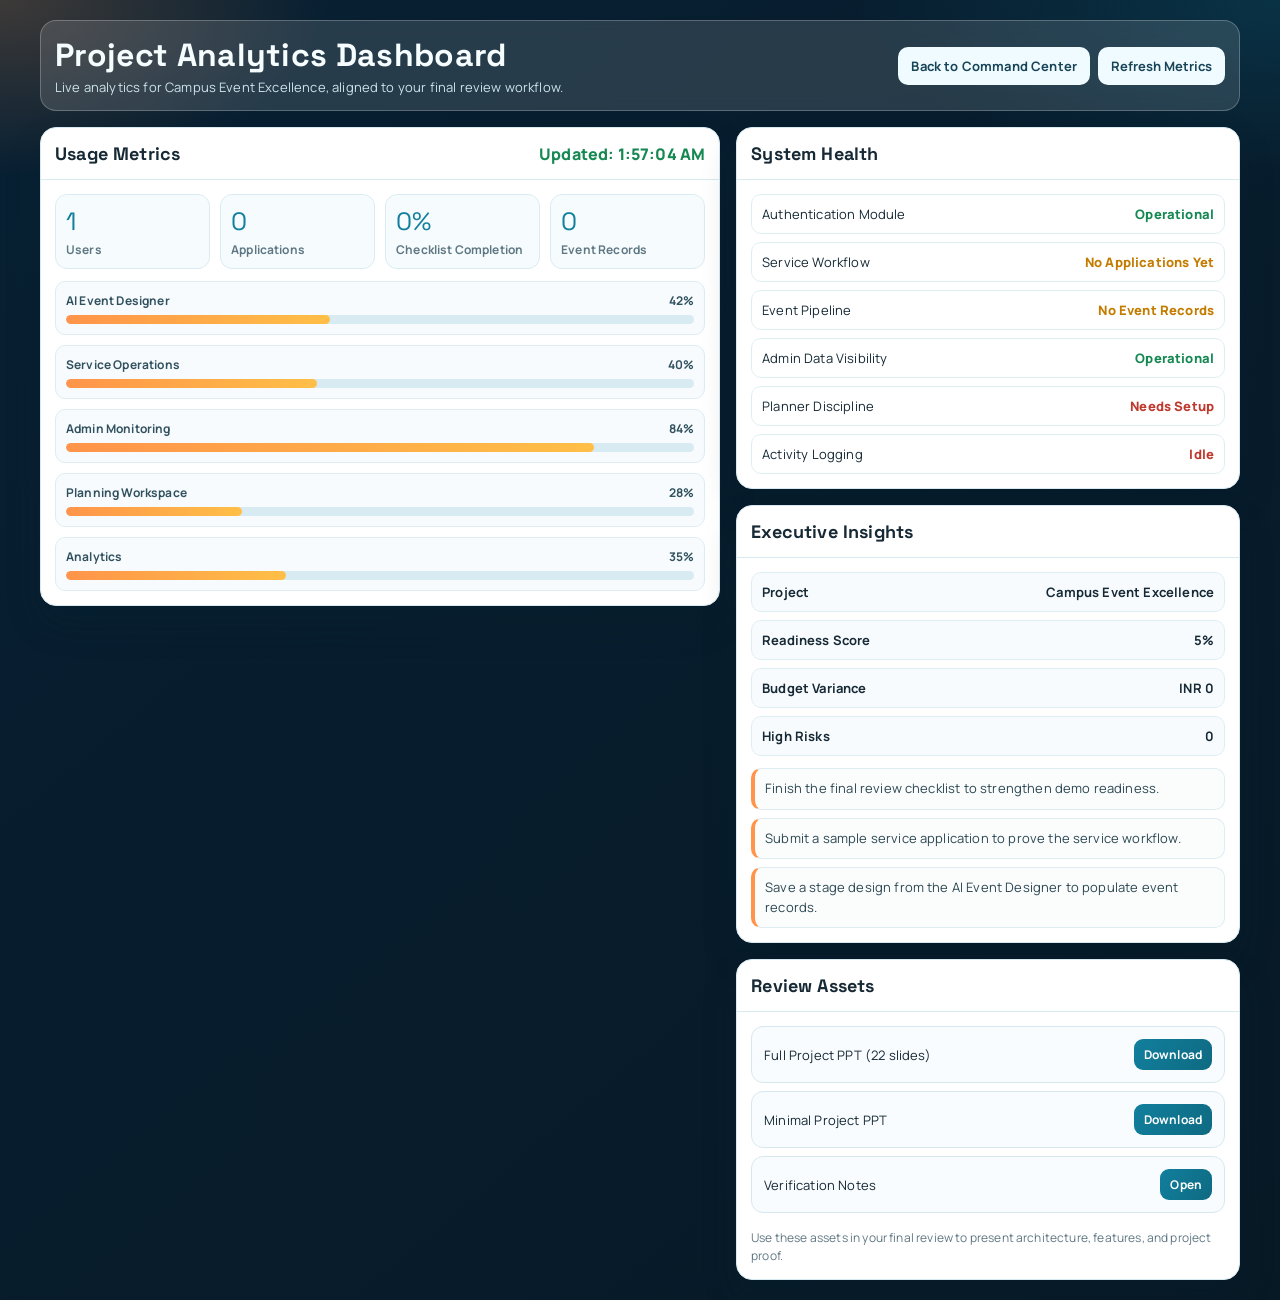
<file: AI-Based-Event-Service-Management-Portal/analytics.html>
<!DOCTYPE html>
<html lang="en">
<head>
  <meta charset="UTF-8" />
  <meta name="viewport" content="width=device-width, initial-scale=1.0" />
  <title>Analytics Intelligence Dashboard</title>
  <meta name="description" content="Real-time analytics intelligence dashboard for system metrics, health, and final review reporting." />
  <link rel="stylesheet" href="professional-theme.css" />
  <link rel="preconnect" href="https://fonts.googleapis.com" />
  <link rel="preconnect" href="https://fonts.gstatic.com" crossorigin />
  <link href="https://fonts.googleapis.com/css2?family=Manrope:wght@400;600;700;800&family=Space+Grotesk:wght@500;700&display=swap" rel="stylesheet" />
  <style>
    :root {
      --bg: #081926;
      --panel: #ffffff;
      --line: #d8eaf0;
      --primary: #117f9d;
      --accent: #ff944a;
      --text: #162935;
      --muted: #5f7782;
      --ok: #168953;
      --warn: #c37c00;
      --danger: #be3a2f;
    }

    * {
      box-sizing: border-box;
      margin: 0;
      padding: 0;
    }

    body {
      font-family: "Manrope", sans-serif;
      color: var(--text);
      background:
        radial-gradient(600px 320px at 0% 0%, rgba(255, 148, 74, 0.22), transparent 55%),
        radial-gradient(850px 360px at 100% 0%, rgba(17, 127, 157, 0.22), transparent 50%),
        linear-gradient(140deg, #072033, var(--bg));
      min-height: 100vh;
      padding: 20px;
    }

    .wrap {
      width: min(1200px, 100%);
      margin: 0 auto;
      display: grid;
      gap: 16px;
    }

    .top {
      display: flex;
      justify-content: space-between;
      align-items: center;
      gap: 10px;
      flex-wrap: wrap;
      padding: 14px;
      border-radius: 16px;
      background: rgba(255, 255, 255, 0.13);
      border: 1px solid rgba(255, 255, 255, 0.24);
      backdrop-filter: blur(8px);
    }

    h1 {
      font-family: "Space Grotesk", sans-serif;
      color: #f6fdff;
      font-size: clamp(22px, 2.9vw, 32px);
    }

    .top p {
      color: #cde4ea;
      font-size: 13px;
      margin-top: 3px;
    }

    .btn {
      border: none;
      border-radius: 10px;
      padding: 10px 13px;
      background: #f0fbff;
      color: #174457;
      font-weight: 700;
      text-decoration: none;
      font-size: 13px;
      cursor: pointer;
    }

    .grid {
      display: grid;
      grid-template-columns: 1.35fr 1fr;
      gap: 16px;
      align-items: start;
    }

    .panel {
      background: var(--panel);
      border-radius: 16px;
      border: 1px solid var(--line);
      box-shadow: 0 18px 35px rgba(7, 33, 45, 0.2);
      overflow: hidden;
    }

    .panel h2 {
      font-size: 18px;
      font-family: "Space Grotesk", sans-serif;
    }

    .head {
      padding: 14px;
      border-bottom: 1px solid var(--line);
      display: flex;
      align-items: center;
      justify-content: space-between;
      gap: 10px;
      flex-wrap: wrap;
    }

    .body {
      padding: 14px;
    }

    .cards {
      display: grid;
      grid-template-columns: repeat(4, minmax(110px, 1fr));
      gap: 10px;
      margin-bottom: 12px;
    }

    .stat {
      border: 1px solid #daecf1;
      border-radius: 12px;
      padding: 10px;
      background: #f6fcfe;
    }

    .stat .num {
      font-family: "Space Grotesk", sans-serif;
      font-size: 25px;
      color: var(--primary);
    }

    .stat .txt {
      font-size: 12px;
      color: var(--muted);
      margin-top: 4px;
      font-weight: 700;
    }

    .bar-grid {
      display: grid;
      gap: 10px;
    }

    .bar-item {
      background: #f7fbfd;
      border: 1px solid #dfedf2;
      border-radius: 10px;
      padding: 10px;
    }

    .bar-row {
      display: flex;
      justify-content: space-between;
      gap: 10px;
      font-size: 12px;
      font-weight: 700;
      color: #31515f;
      margin-bottom: 6px;
    }

    .bar-track {
      height: 9px;
      background: #d9ebf2;
      border-radius: 999px;
      overflow: hidden;
    }

    .bar-fill {
      height: 100%;
      width: 0;
      border-radius: inherit;
      background: linear-gradient(90deg, #ff944a, #ffbf47);
      transition: width 0.25s ease;
    }

    .health-list {
      display: grid;
      gap: 8px;
    }

    .health {
      border: 1px solid #ddeef2;
      border-radius: 10px;
      padding: 10px;
      font-size: 13px;
      display: flex;
      justify-content: space-between;
      gap: 10px;
    }

    .ok { color: var(--ok); font-weight: 800; }
    .warn { color: var(--warn); font-weight: 800; }
    .danger { color: var(--danger); font-weight: 800; }

    .downloads {
      display: grid;
      gap: 8px;
    }

    .download-card {
      border: 1px solid #d6e7ee;
      border-radius: 12px;
      background: #f8fcfe;
      padding: 12px;
      display: flex;
      justify-content: space-between;
      align-items: center;
      gap: 10px;
      font-size: 13px;
    }

    .download-card a {
      text-decoration: none;
      background: linear-gradient(120deg, #117f9d, #0f6a82);
      color: #fff;
      border-radius: 9px;
      padding: 7px 10px;
      font-weight: 700;
      font-size: 12px;
    }

    .line-note {
      font-size: 12px;
      color: var(--muted);
      margin-top: 8px;
      line-height: 1.5;
    }

    .snapshot-grid {
      display: grid;
      gap: 8px;
      margin-bottom: 12px;
    }

    .snapshot {
      border: 1px solid #ddeef2;
      border-radius: 10px;
      padding: 10px;
      background: #f7fbfd;
      display: flex;
      justify-content: space-between;
      gap: 10px;
      font-size: 13px;
      font-weight: 700;
    }

    .insight-list {
      display: grid;
      gap: 8px;
    }

    .insight-item {
      border: 1px solid #dfedf2;
      border-left: 4px solid var(--accent);
      border-radius: 10px;
      background: #fbfdfd;
      padding: 10px;
      font-size: 13px;
      line-height: 1.5;
      color: #2c4752;
    }

    @media (max-width: 930px) {
      .grid { grid-template-columns: 1fr; }
      .cards { grid-template-columns: repeat(2, minmax(110px, 1fr)); }
    }

    @media (max-width: 560px) {
      .cards { grid-template-columns: 1fr; }
    }
  </style>
</head>
<body>
  <main class="wrap">
    <header class="top">
      <div>
        <h1>Project Analytics Dashboard</h1>
        <p id="analyticsSubtitle">Real-time project summary for final review and faculty presentation.</p>
      </div>
      <div style="display:flex;gap:8px;flex-wrap:wrap;">
        <a class="btn" href="options.html">Back to Command Center</a>
        <button id="refreshBtn" class="btn" type="button">Refresh Metrics</button>
      </div>
    </header>

    <section class="grid">
      <article class="panel">
        <div class="head">
          <h2>Usage Metrics</h2>
          <span id="updatedLabel" class="ok">Updated now</span>
        </div>
        <div class="body">
          <div class="cards">
            <div class="stat"><div id="metricUsers" class="num">0</div><div class="txt">Users</div></div>
            <div class="stat"><div id="metricApps" class="num">0</div><div class="txt">Applications</div></div>
            <div class="stat"><div id="metricChecklist" class="num">0%</div><div class="txt">Checklist Completion</div></div>
            <div class="stat"><div id="metricEvents" class="num">0</div><div class="txt">Event Records</div></div>
          </div>

          <div id="moduleBars" class="bar-grid"></div>
        </div>
      </article>

      <aside style="display:grid;gap:16px;">
        <section class="panel">
          <div class="head"><h2>System Health</h2></div>
          <div id="healthList" class="body health-list"></div>
        </section>

        <section class="panel">
          <div class="head"><h2>Executive Insights</h2></div>
          <div class="body">
            <div class="snapshot-grid">
              <div class="snapshot"><span>Project</span><span id="snapshotProject">-</span></div>
              <div class="snapshot"><span>Readiness Score</span><span id="snapshotReadiness">0%</span></div>
              <div class="snapshot"><span>Budget Variance</span><span id="snapshotBudget">INR 0</span></div>
              <div class="snapshot"><span>High Risks</span><span id="snapshotRisk">0</span></div>
            </div>
            <div id="insightList" class="insight-list"></div>
          </div>
        </section>

        <section class="panel">
          <div class="head"><h2>Review Assets</h2></div>
          <div class="body downloads">
            <div class="download-card">
              <span>Full Project PPT (22 slides)</span>
              <a href="/download/ppt">Download</a>
            </div>
            <div class="download-card">
              <span>Minimal Project PPT</span>
              <a href="/download/ppt-minimal">Download</a>
            </div>
            <div class="download-card">
              <span>Verification Notes</span>
              <a href="PROJECT_VERIFICATION.md" target="_blank" rel="noopener">Open</a>
            </div>
            <p class="line-note">Use these assets in your final review to present architecture, features, and project proof.</p>
          </div>
        </section>
      </aside>
    </section>
  </main>

  <script src="app-shared.js"></script>
  <script>
    function parseArray(key) {
      return AppShared.readArray(key);
    }

    function checklistPercent() {
      return AppShared.getChecklistPercent(6);
    }

    function buildModuleLoad(overview) {
      return [
        { name: "AI Event Designer", value: overview.eventCount ? Math.min(100, 60 + overview.eventCount * 10) : 42 },
        { name: "Service Operations", value: overview.applicationsCount ? Math.min(100, 58 + overview.applicationsCount * 8) : 40 },
        { name: "Admin Monitoring", value: overview.usersCount ? 84 : 54 },
        { name: "Planning Workspace", value: Math.max(overview.taskHealth, 28) },
        { name: "Analytics", value: Math.max(overview.readinessScore, 35) }
      ];
    }

    function renderBars(overview) {
      const moduleLoad = buildModuleLoad(overview);
      const host = document.getElementById("moduleBars");
      host.innerHTML = moduleLoad
        .map((item) => (
          "<div class='bar-item'>" +
            "<div class='bar-row'><span>" + item.name + "</span><span>" + item.value + "%</span></div>" +
            "<div class='bar-track'><div class='bar-fill' style='width:" + item.value + "%'></div></div>" +
          "</div>"
        ))
        .join("");
    }

    function renderHealth(users, apps, eventRecords, activities, overview) {
      const health = [
        {
          name: "Authentication Module",
          status: users.length > 0 ? "Operational" : "Needs Demo Data",
          className: users.length > 0 ? "ok" : "warn"
        },
        {
          name: "Service Workflow",
          status: apps.length > 0 ? "Operational" : "No Applications Yet",
          className: apps.length > 0 ? "ok" : "warn"
        },
        {
          name: "Event Pipeline",
          status: eventRecords.length > 0 ? "Operational" : "No Event Records",
          className: eventRecords.length > 0 ? "ok" : "warn"
        },
        {
          name: "Admin Data Visibility",
          status: "Operational",
          className: "ok"
        },
        {
          name: "Planner Discipline",
          status: overview.openTasks === 0 && overview.tasksCount > 0 ? "Strong" : overview.tasksCount > 0 ? "Active" : "Needs Setup",
          className: overview.openTasks === 0 && overview.tasksCount > 0 ? "ok" : overview.tasksCount > 0 ? "warn" : "danger"
        },
        {
          name: "Activity Logging",
          status: activities.length > 0 ? "Operational" : "Idle",
          className: activities.length > 0 ? "ok" : "danger"
        }
      ];

      document.getElementById("healthList").innerHTML = health
        .map((item) => (
          "<div class='health'><span>" + item.name + "</span><span class='" + item.className + "'>" + item.status + "</span></div>"
        ))
        .join("");
    }

    function renderInsights(profile, overview) {
      document.getElementById("analyticsSubtitle").textContent =
        "Live analytics for " + profile.projectName + ", aligned to your final review workflow.";
      document.getElementById("snapshotProject").textContent = profile.projectName || "-";
      document.getElementById("snapshotReadiness").textContent = overview.readinessScore + "%";
      document.getElementById("snapshotBudget").textContent = AppShared.formatCurrency(overview.budgetVariance);
      document.getElementById("snapshotRisk").textContent = overview.highRiskCount;

      document.getElementById("insightList").innerHTML = AppShared.getReadinessActions(6)
        .map((item) => "<div class='insight-item'>" + item + "</div>")
        .join("");
    }

    function renderMetrics() {
      const users = parseArray("users");
      const apps = parseArray("serviceApplications");
      const eventRecords = parseArray("eventApplications");
      const activities = parseArray("projectActivity");
      const checklist = checklistPercent();
      const overview = AppShared.getOverview(6);
      const profile = AppShared.getProjectProfile();

      document.getElementById("metricUsers").textContent = users.length;
      document.getElementById("metricApps").textContent = apps.length;
      document.getElementById("metricChecklist").textContent = checklist + "%";
      document.getElementById("metricEvents").textContent = eventRecords.length;
      document.getElementById("updatedLabel").textContent = "Updated: " + new Date().toLocaleTimeString();

      renderBars(overview);
      renderHealth(users, apps, eventRecords, activities, overview);
      renderInsights(profile, overview);

      const selectedLanguage = localStorage.getItem("selectedLanguage") || "en";
      if (selectedLanguage !== "en") {
        AppShared.autoTranslatePage(selectedLanguage, { root: document.body, parallelLimit: 14 });
      }
    }

    document.getElementById("refreshBtn").addEventListener("click", renderMetrics);

    renderMetrics();
  </script>
</body>
</html>
</file>
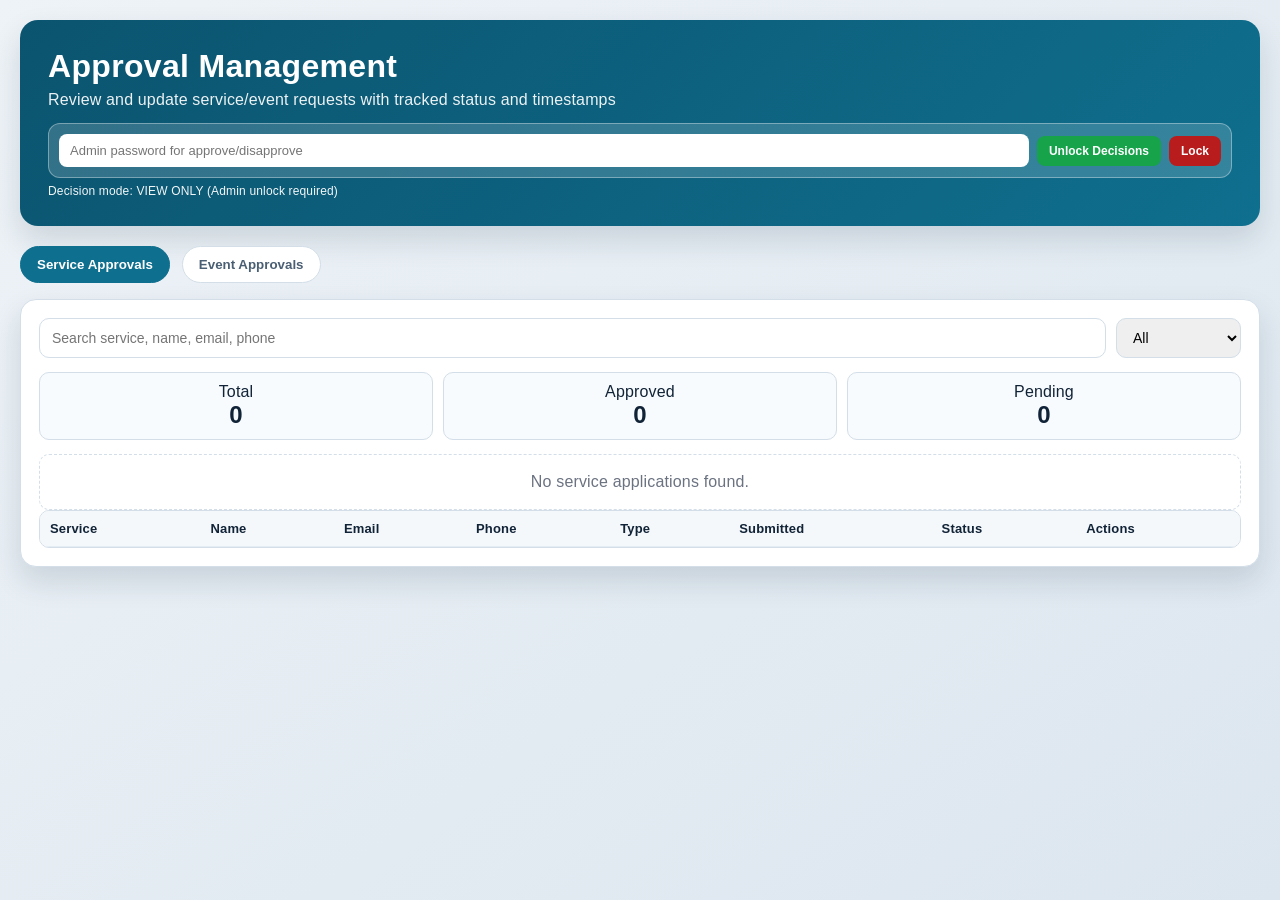
<file: AI-Based-Event-Service-Management-Portal/approvals.html>
<!DOCTYPE html>
<html lang="en">
<head>
    <meta charset="UTF-8">
    <meta name="viewport" content="width=device-width, initial-scale=1.0">
    <title>Approvals Dashboard | Event-Service Platform</title>
    <meta name="description" content="Admin approvals dashboard for service and event applications.">
    <link rel="stylesheet" href="professional-theme.css">
    <style>
        :root {
            --bg: #eef3f7;
            --bg-strong: #dce6ef;
            --surface: #ffffff;
            --border: #d3dee8;
            --text: #112337;
            --text-soft: #4a5f73;
            --primary: #0f6f8e;
            --primary-strong: #0b546f;
            --success: #065f46;
            --success-light: #d1fae5;
            --danger: #991b1b;
            --danger-light: #fee2e2;
            --warning: #854d0e;
            --warning-light: #fef9c3;
            --shadow: 0 14px 30px rgba(16, 42, 64, 0.14);
        }

        * {
            box-sizing: border-box;
            margin: 0;
            padding: 0;
        }

        body {
            font-family: "Segoe UI", Arial, sans-serif;
            min-height: 100vh;
            color: var(--text);
            background: linear-gradient(145deg, var(--bg) 0%, var(--bg-strong) 100%);
        }

        .dashboard {
            display: block;
            padding: 20px;
        }

        .shell {
            max-width: 1400px;
            margin: 0 auto;
        }

        .header {
            background: linear-gradient(135deg, var(--primary-strong) 0%, var(--primary) 100%);
            color: #fff;
            border-radius: 18px;
            padding: 28px;
            box-shadow: var(--shadow);
            margin-bottom: 20px;
        }

        .header h2 {
            margin-bottom: 6px;
            font-size: 32px;
        }

        .header p {
            opacity: 0.92;
        }

        .decision-lock {
            margin-top: 14px;
            background: rgba(255, 255, 255, 0.16);
            border: 1px solid rgba(255, 255, 255, 0.35);
            border-radius: 12px;
            padding: 10px;
            display: grid;
            grid-template-columns: 1fr auto auto;
            gap: 8px;
            align-items: center;
        }

        .decision-lock input {
            width: 100%;
            border: 1px solid rgba(255, 255, 255, 0.6);
            border-radius: 8px;
            padding: 8px 10px;
            font-size: 13px;
        }

        .decision-lock button {
            border: none;
            border-radius: 8px;
            padding: 8px 12px;
            font-size: 12px;
            font-weight: 700;
            cursor: pointer;
        }

        .unlock-btn {
            background: #16a34a;
            color: #fff;
        }

        .lock-btn {
            background: #b91c1c;
            color: #fff;
        }

        .decision-state {
            font-size: 12px;
            opacity: 0.95;
            margin-top: 6px;
        }

        .tabs {
            display: flex;
            gap: 12px;
            margin-bottom: 16px;
            flex-wrap: wrap;
        }

        .tab-btn {
            border: 1px solid var(--border);
            background: #fff;
            color: var(--text-soft);
            border-radius: 999px;
            padding: 10px 16px;
            cursor: pointer;
            font-weight: 700;
        }

        .tab-btn.active {
            background: var(--primary);
            color: #fff;
            border-color: var(--primary);
        }

        .panel {
            background: var(--surface);
            border: 1px solid var(--border);
            border-radius: 16px;
            box-shadow: var(--shadow);
            padding: 18px;
        }

        .hidden {
            display: none;
        }

        .controls {
            display: grid;
            grid-template-columns: 1fr auto;
            gap: 10px;
            margin-bottom: 14px;
        }

        .search-input,
        .filter-select {
            width: 100%;
            border: 1px solid var(--border);
            border-radius: 10px;
            padding: 10px 12px;
            font-size: 14px;
        }

        .stats {
            display: grid;
            grid-template-columns: repeat(3, minmax(120px, 1fr));
            gap: 10px;
            margin-bottom: 14px;
        }

        .stat {
            border-radius: 10px;
            border: 1px solid var(--border);
            background: #f8fbfd;
            padding: 10px;
            text-align: center;
        }

        .stat .num {
            font-size: 24px;
            font-weight: 800;
        }

        .table-wrap {
            overflow-x: auto;
            border: 1px solid var(--border);
            border-radius: 10px;
        }

        table {
            border-collapse: collapse;
            width: 100%;
            min-width: 1000px;
        }

        th, td {
            border-bottom: 1px solid #e5edf4;
            padding: 10px;
            text-align: left;
            font-size: 13px;
            vertical-align: top;
        }

        th {
            background: #f5f8fb;
            position: sticky;
            top: 0;
            z-index: 1;
        }

        .status-badge {
            display: inline-block;
            border-radius: 999px;
            padding: 4px 9px;
            font-size: 11px;
            font-weight: 800;
        }

        .status-approved {
            background: var(--success-light);
            color: var(--success);
        }

        .status-disapproved {
            background: var(--danger-light);
            color: var(--danger);
        }

        .status-pending {
            background: var(--warning-light);
            color: var(--warning);
        }

        .muted {
            color: #6b7280;
            font-size: 11px;
            margin-top: 4px;
            display: block;
        }

        .btns {
            display: flex;
            gap: 6px;
            flex-wrap: wrap;
        }

        .btn {
            border: none;
            border-radius: 8px;
            padding: 7px 10px;
            color: #fff;
            font-size: 12px;
            font-weight: 700;
            cursor: pointer;
        }

        .btn[disabled] {
            opacity: 0.45;
            cursor: not-allowed;
        }

        .btn-view { background: #3b82f6; }
        .btn-approve { background: #16a34a; }
        .btn-disapprove { background: #dc2626; }

        .empty {
            border: 1px dashed var(--border);
            border-radius: 10px;
            padding: 18px;
            text-align: center;
            color: #6b7280;
            display: none;
        }

        .toast {
            position: fixed;
            right: 20px;
            top: 20px;
            padding: 12px 14px;
            border-radius: 10px;
            color: #fff;
            font-weight: 700;
            box-shadow: var(--shadow);
            z-index: 2000;
        }

        .modal {
            display: none;
            position: fixed;
            inset: 0;
            background: rgba(0, 0, 0, 0.45);
            z-index: 2100;
            align-items: center;
            justify-content: center;
            padding: 16px;
        }

        .modal.show {
            display: flex;
        }

        .modal-card {
            max-width: 720px;
            width: 100%;
            max-height: 85vh;
            overflow: auto;
            background: #fff;
            border-radius: 14px;
            padding: 18px;
        }

        .modal-head {
            display: flex;
            justify-content: space-between;
            align-items: center;
            margin-bottom: 10px;
        }

        .close-btn {
            border: none;
            background: #e5e7eb;
            border-radius: 8px;
            padding: 6px 10px;
            cursor: pointer;
        }

        .detail-grid {
            display: grid;
            grid-template-columns: repeat(auto-fit, minmax(220px, 1fr));
            gap: 10px;
        }

        .detail-item {
            border: 1px solid #e6ecf2;
            border-radius: 8px;
            padding: 10px;
            font-size: 13px;
            background: #f8fbfd;
        }

        @media (max-width: 780px) {
            .controls {
                grid-template-columns: 1fr;
            }
            .stats {
                grid-template-columns: 1fr;
            }
            .header h2 {
                font-size: 24px;
            }
        }
    </style>
</head>
<body>
    <div id="dashboard" class="dashboard">
        <div class="shell">
            <div class="header">
                <h2>Approval Management</h2>
                <p>Review and update service/event requests with tracked status and timestamps</p>
                <div class="decision-lock">
                    <input id="decisionPassword" type="password" placeholder="Admin password for approve/disapprove">
                    <button id="unlockDecisionBtn" class="unlock-btn" type="button">Unlock Decisions</button>
                    <button id="lockDecisionBtn" class="lock-btn" type="button">Lock</button>
                </div>
                <div id="decisionState" class="decision-state">Decision mode: VIEW ONLY (Admin unlock required)</div>
            </div>

            <div class="tabs">
                <button id="serviceTabBtn" class="tab-btn active" type="button">Service Approvals</button>
                <button id="eventTabBtn" class="tab-btn" type="button">Event Approvals</button>
            </div>

            <section id="servicePanel" class="panel">
                <div class="controls">
                    <input id="serviceSearch" class="search-input" type="text" placeholder="Search service, name, email, phone">
                    <select id="serviceFilter" class="filter-select">
                        <option value="all">All</option>
                        <option value="pending">Pending</option>
                        <option value="approved">Approved</option>
                        <option value="disapproved">Disapproved</option>
                    </select>
                </div>

                <div class="stats">
                    <div class="stat"><div>Total</div><div id="serviceTotal" class="num">0</div></div>
                    <div class="stat"><div>Approved</div><div id="serviceApproved" class="num">0</div></div>
                    <div class="stat"><div>Pending</div><div id="servicePending" class="num">0</div></div>
                </div>

                <div id="serviceEmpty" class="empty">No service applications found.</div>
                <div class="table-wrap">
                    <table>
                        <thead>
                            <tr>
                                <th>Service</th>
                                <th>Name</th>
                                <th>Email</th>
                                <th>Phone</th>
                                <th>Type</th>
                                <th>Submitted</th>
                                <th>Status</th>
                                <th>Actions</th>
                            </tr>
                        </thead>
                        <tbody id="serviceTableBody"></tbody>
                    </table>
                </div>
            </section>

            <section id="eventPanel" class="panel hidden">
                <div class="controls">
                    <input id="eventSearch" class="search-input" type="text" placeholder="Search event, location, phone">
                    <select id="eventFilter" class="filter-select">
                        <option value="all">All</option>
                        <option value="pending">Pending</option>
                        <option value="approved">Approved</option>
                        <option value="disapproved">Disapproved</option>
                    </select>
                </div>

                <div class="stats">
                    <div class="stat"><div>Total</div><div id="eventTotal" class="num">0</div></div>
                    <div class="stat"><div>Approved</div><div id="eventApproved" class="num">0</div></div>
                    <div class="stat"><div>Pending</div><div id="eventPending" class="num">0</div></div>
                </div>

                <div id="eventEmpty" class="empty">No event applications found.</div>
                <div class="table-wrap">
                    <table>
                        <thead>
                            <tr>
                                <th>Event</th>
                                <th>Date</th>
                                <th>Location</th>
                                <th>Phone</th>
                                <th>Type</th>
                                <th>Submitted</th>
                                <th>Status</th>
                                <th>Actions</th>
                            </tr>
                        </thead>
                        <tbody id="eventTableBody"></tbody>
                    </table>
                </div>
            </section>
        </div>
    </div>

    <div id="detailsModal" class="modal">
        <div class="modal-card">
            <div class="modal-head">
                <h3 id="detailsTitle">Application Details</h3>
                <button id="closeModalBtn" class="close-btn" type="button">Close</button>
            </div>
            <div id="detailsBody" class="detail-grid"></div>
        </div>
    </div>

    <script src="app-shared.js"></script>
    <script>
        const ADMIN_PASSWORD = "admin";
        let currentServiceFilter = "all";
        let currentEventFilter = "all";
        let isAdminDecisionMaker = false;

        function readList(key) {
            if (window.AppShared && typeof AppShared.readArray === "function") {
                return AppShared.readArray(key);
            }
            return JSON.parse(localStorage.getItem(key) || "[]");
        }

        function writeList(key, arr) {
            if (window.AppShared && typeof AppShared.writeArray === "function") {
                AppShared.writeArray(key, arr);
                return;
            }
            localStorage.setItem(key, JSON.stringify(arr));
        }

        function addActivity(text) {
            if (window.AppShared && typeof AppShared.addActivity === "function") {
                AppShared.addActivity(text);
            }
        }

        function showToast(message, bgColor, textColor) {
            const toast = document.createElement("div");
            toast.className = "toast";
            toast.style.background = bgColor;
            toast.style.color = textColor || "#fff";
            toast.textContent = message;
            document.body.appendChild(toast);
            setTimeout(() => toast.remove(), 3000);
        }

        function ensureAdminDecisionAccess() {
            if (isAdminDecisionMaker) return true;
            showToast("Only admin can approve/disapprove. Unlock decision mode first.", "#fee2e2", "#991b1b");
            return false;
        }

        function decisionStatusText() {
            return isAdminDecisionMaker
                ? "Decision mode: ADMIN ACTIVE (Approve/Disapprove enabled)"
                : "Decision mode: VIEW ONLY (Admin unlock required)";
        }

        function updateDecisionStateUI() {
            document.getElementById("decisionState").textContent = decisionStatusText();
        }

        function statusLabel(status) {
            if (status === "approved") return "OK APPROVED";
            if (status === "disapproved") return "NO DISAPPROVED";
            return "PENDING";
        }

        function statusClass(status) {
            if (status === "approved") return "status-approved";
            if (status === "disapproved") return "status-disapproved";
            return "status-pending";
        }

        function statusUpdatedText(item) {
            if (!item.statusUpdatedAt) return "Not reviewed";
            return "Updated " + new Date(item.statusUpdatedAt).toLocaleString();
        }

        function getServices() {
            return readList("serviceApplications");
        }

        function getEvents() {
            return readList("eventApplications");
        }

        function setServices(apps) {
            writeList("serviceApplications", apps);
        }

        function setEvents(events) {
            writeList("eventApplications", events);
        }

        function updateServiceStats(apps) {
            const total = apps.length;
            const approved = apps.filter(a => a.status === "approved").length;
            const pending = apps.filter(a => !a.status || a.status === "pending").length;
            document.getElementById("serviceTotal").textContent = String(total);
            document.getElementById("serviceApproved").textContent = String(approved);
            document.getElementById("servicePending").textContent = String(pending);
        }

        function updateEventStats(events) {
            const total = events.length;
            const approved = events.filter(e => e.status === "approved").length;
            const pending = events.filter(e => !e.status || e.status === "pending").length;
            document.getElementById("eventTotal").textContent = String(total);
            document.getElementById("eventApproved").textContent = String(approved);
            document.getElementById("eventPending").textContent = String(pending);
        }

        function renderServiceApplications() {
            const apps = getServices();
            const tbody = document.getElementById("serviceTableBody");
            const empty = document.getElementById("serviceEmpty");
            const search = document.getElementById("serviceSearch").value.toLowerCase();

            const filtered = apps.filter(app => {
                const status = app.status || "pending";
                const matchesFilter = currentServiceFilter === "all" || status === currentServiceFilter;
                const values = [app.serviceType, app.applicantName, app.applicantEmail, app.applicantPhone];
                const matchesSearch = !search || values.some(v => String(v || "").toLowerCase().includes(search));
                return matchesFilter && matchesSearch;
            });

            tbody.innerHTML = "";

            if (!filtered.length) {
                empty.style.display = "block";
            } else {
                empty.style.display = "none";
            }

            filtered.forEach(app => {
                const realIdx = apps.indexOf(app);
                const status = app.status || "pending";
                const submitted = app.timestamp ? new Date(app.timestamp).toLocaleString() : "N/A";
                const approveDisabled = !isAdminDecisionMaker ? " disabled title='Admin unlock required'" : "";
                const disapproveDisabled = !isAdminDecisionMaker ? " disabled title='Admin unlock required'" : "";

                const row = document.createElement("tr");
                row.innerHTML = ""
                    + "<td>" + (app.serviceType || "Service") + "</td>"
                    + "<td>" + (app.applicantName || "N/A") + "</td>"
                    + "<td>" + (app.applicantEmail || "N/A") + "</td>"
                    + "<td>" + (app.applicantPhone || "N/A") + "</td>"
                    + "<td>" + (app.applicationType || "N/A") + "</td>"
                    + "<td>" + submitted + "</td>"
                    + "<td><span class='status-badge " + statusClass(status) + "'>" + statusLabel(status) + "</span><span class='muted'>" + statusUpdatedText(app) + "</span></td>"
                    + "<td><div class='btns'>"
                    + "<button class='btn btn-view' type='button' onclick='viewServiceDetails(" + realIdx + ")'>View</button>"
                    + (status !== "approved" ? "<button class='btn btn-approve' type='button' onclick='approveService(" + realIdx + ")'" + approveDisabled + ">Approve</button>" : "")
                    + (status !== "disapproved" ? "<button class='btn btn-disapprove' type='button' onclick='disapproveService(" + realIdx + ")'" + disapproveDisabled + ">Disapprove</button>" : "")
                    + "</div></td>";

                tbody.appendChild(row);
            });

            updateServiceStats(apps);
        }

        function renderEventApplications() {
            const events = getEvents();
            const tbody = document.getElementById("eventTableBody");
            const empty = document.getElementById("eventEmpty");
            const search = document.getElementById("eventSearch").value.toLowerCase();

            const filtered = events.filter(evt => {
                const status = evt.status || "pending";
                const matchesFilter = currentEventFilter === "all" || status === currentEventFilter;
                const values = [evt.eventName, evt.eventLocation, evt.eventPhone, evt.eventDate, evt.eventType];
                const matchesSearch = !search || values.some(v => String(v || "").toLowerCase().includes(search));
                return matchesFilter && matchesSearch;
            });

            tbody.innerHTML = "";

            if (!filtered.length) {
                empty.style.display = "block";
            } else {
                empty.style.display = "none";
            }

            filtered.forEach(evt => {
                const realIdx = events.indexOf(evt);
                const status = evt.status || "pending";
                const submitted = evt.timestamp ? new Date(evt.timestamp).toLocaleString() : "N/A";
                const eventType = evt.eventType === "led_only" ? "LED" : evt.eventType === "sound_only" ? "Sound" : "LED + Sound";
                const approveDisabled = !isAdminDecisionMaker ? " disabled title='Admin unlock required'" : "";
                const disapproveDisabled = !isAdminDecisionMaker ? " disabled title='Admin unlock required'" : "";

                const row = document.createElement("tr");
                row.innerHTML = ""
                    + "<td>" + (evt.eventName || "Event") + "</td>"
                    + "<td>" + (evt.eventDate || "N/A") + "</td>"
                    + "<td>" + (evt.eventLocation || "N/A") + "</td>"
                    + "<td>" + (evt.eventPhone || "N/A") + "</td>"
                    + "<td>" + eventType + "</td>"
                    + "<td>" + submitted + "</td>"
                    + "<td><span class='status-badge " + statusClass(status) + "'>" + statusLabel(status) + "</span><span class='muted'>" + statusUpdatedText(evt) + "</span></td>"
                    + "<td><div class='btns'>"
                    + "<button class='btn btn-view' type='button' onclick='viewEventDetails(" + realIdx + ")'>View</button>"
                    + (status !== "approved" ? "<button class='btn btn-approve' type='button' onclick='approveEvent(" + realIdx + ")'" + approveDisabled + ">Approve</button>" : "")
                    + (status !== "disapproved" ? "<button class='btn btn-disapprove' type='button' onclick='disapproveEvent(" + realIdx + ")'" + disapproveDisabled + ">Disapprove</button>" : "")
                    + "</div></td>";

                tbody.appendChild(row);
            });

            updateEventStats(events);
        }

        function approveService(idx) {
            if (!ensureAdminDecisionAccess()) return;
            const apps = getServices();
            if (!apps[idx]) return;
            if (!confirm("Approve \"" + (apps[idx].applicantName || "this service request") + "\"?")) return;
            apps[idx].status = "approved";
            apps[idx].statusUpdatedAt = new Date().toISOString();
            setServices(apps);
            addActivity("Approved service: " + (apps[idx].applicantName || "Unknown"));
            renderServiceApplications();
            showToast("Service request approved.", "#d1fae5", "#065f46");
        }

        function disapproveService(idx) {
            if (!ensureAdminDecisionAccess()) return;
            const apps = getServices();
            if (!apps[idx]) return;
            if (!confirm("Disapprove \"" + (apps[idx].applicantName || "this service request") + "\"?")) return;
            apps[idx].status = "disapproved";
            apps[idx].statusUpdatedAt = new Date().toISOString();
            setServices(apps);
            addActivity("Disapproved service: " + (apps[idx].applicantName || "Unknown"));
            renderServiceApplications();
            showToast("Service request disapproved.", "#fee2e2", "#991b1b");
        }

        function approveEvent(idx) {
            if (!ensureAdminDecisionAccess()) return;
            const events = getEvents();
            if (!events[idx]) return;
            if (!confirm("Approve \"" + (events[idx].eventName || "this event request") + "\"?")) return;
            events[idx].status = "approved";
            events[idx].statusUpdatedAt = new Date().toISOString();
            setEvents(events);
            addActivity("Approved event: " + (events[idx].eventName || "Unknown"));
            renderEventApplications();
            showToast("Event request approved.", "#d1fae5", "#065f46");
        }

        function disapproveEvent(idx) {
            if (!ensureAdminDecisionAccess()) return;
            const events = getEvents();
            if (!events[idx]) return;
            if (!confirm("Disapprove \"" + (events[idx].eventName || "this event request") + "\"?")) return;
            events[idx].status = "disapproved";
            events[idx].statusUpdatedAt = new Date().toISOString();
            setEvents(events);
            addActivity("Disapproved event: " + (events[idx].eventName || "Unknown"));
            renderEventApplications();
            showToast("Event request disapproved.", "#fee2e2", "#991b1b");
        }

        function objectToDetailItems(obj) {
            const keys = Object.keys(obj || {});
            if (!keys.length) return "<div class='detail-item'>No details available.</div>";
            return keys.map(key => {
                const label = key.replace(/([A-Z])/g, " $1").replace(/^./, s => s.toUpperCase());
                const value = obj[key] == null || obj[key] === "" ? "N/A" : String(obj[key]);
                return "<div class='detail-item'><strong>" + label + ":</strong><br>" + value + "</div>";
            }).join("");
        }

        function openDetails(title, html) {
            document.getElementById("detailsTitle").textContent = title;
            document.getElementById("detailsBody").innerHTML = html;
            document.getElementById("detailsModal").classList.add("show");
        }

        function closeDetails() {
            document.getElementById("detailsModal").classList.remove("show");
        }

        function viewServiceDetails(idx) {
            const apps = getServices();
            if (!apps[idx]) return;
            openDetails("Service Request Details", objectToDetailItems(apps[idx]));
        }

        function viewEventDetails(idx) {
            const events = getEvents();
            if (!events[idx]) return;
            openDetails("Event Request Details", objectToDetailItems(events[idx]));
        }

        function activateTab(type) {
            const serviceBtn = document.getElementById("serviceTabBtn");
            const eventBtn = document.getElementById("eventTabBtn");
            const servicePanel = document.getElementById("servicePanel");
            const eventPanel = document.getElementById("eventPanel");

            if (type === "service") {
                serviceBtn.classList.add("active");
                eventBtn.classList.remove("active");
                servicePanel.classList.remove("hidden");
                eventPanel.classList.add("hidden");
            } else {
                eventBtn.classList.add("active");
                serviceBtn.classList.remove("active");
                eventPanel.classList.remove("hidden");
                servicePanel.classList.add("hidden");
            }
        }

        function unlockDecisionMode() {
            const pwdEl = document.getElementById("decisionPassword");
            if (pwdEl.value !== ADMIN_PASSWORD) {
                showToast("Invalid admin password.", "#fee2e2", "#991b1b");
                pwdEl.value = "";
                return;
            }
            isAdminDecisionMaker = true;
            sessionStorage.setItem("approvalsDecisionAdmin", "ok");
            updateDecisionStateUI();
            renderServiceApplications();
            renderEventApplications();
            showToast("Admin decision mode unlocked.", "#d1fae5", "#065f46");
        }

        function lockDecisionMode() {
            isAdminDecisionMaker = false;
            sessionStorage.removeItem("approvalsDecisionAdmin");
            updateDecisionStateUI();
            renderServiceApplications();
            renderEventApplications();
            showToast("Decision mode locked.", "#fef9c3", "#854d0e");
        }

        function bootDecisionMode() {
            isAdminDecisionMaker = sessionStorage.getItem("approvalsDecisionAdmin") === "ok";
            updateDecisionStateUI();
            renderServiceApplications();
            renderEventApplications();
        }

        document.getElementById("unlockDecisionBtn").addEventListener("click", unlockDecisionMode);
        document.getElementById("lockDecisionBtn").addEventListener("click", lockDecisionMode);
        document.getElementById("decisionPassword").addEventListener("keypress", function (event) {
            if (event.key === "Enter") unlockDecisionMode();
        });

        document.getElementById("serviceTabBtn").addEventListener("click", function () {
            activateTab("service");
        });
        document.getElementById("eventTabBtn").addEventListener("click", function () {
            activateTab("event");
        });

        document.getElementById("serviceSearch").addEventListener("input", renderServiceApplications);
        document.getElementById("eventSearch").addEventListener("input", renderEventApplications);

        document.getElementById("serviceFilter").addEventListener("change", function (event) {
            currentServiceFilter = event.target.value;
            renderServiceApplications();
        });

        document.getElementById("eventFilter").addEventListener("change", function (event) {
            currentEventFilter = event.target.value;
            renderEventApplications();
        });

        document.getElementById("closeModalBtn").addEventListener("click", closeDetails);
        document.getElementById("detailsModal").addEventListener("click", function (event) {
            if (event.target.id === "detailsModal") closeDetails();
        });

        window.addEventListener("storage", function () {
            renderServiceApplications();
            renderEventApplications();
        });

        bootDecisionMode();
    </script>
</body>
</html>
</file>
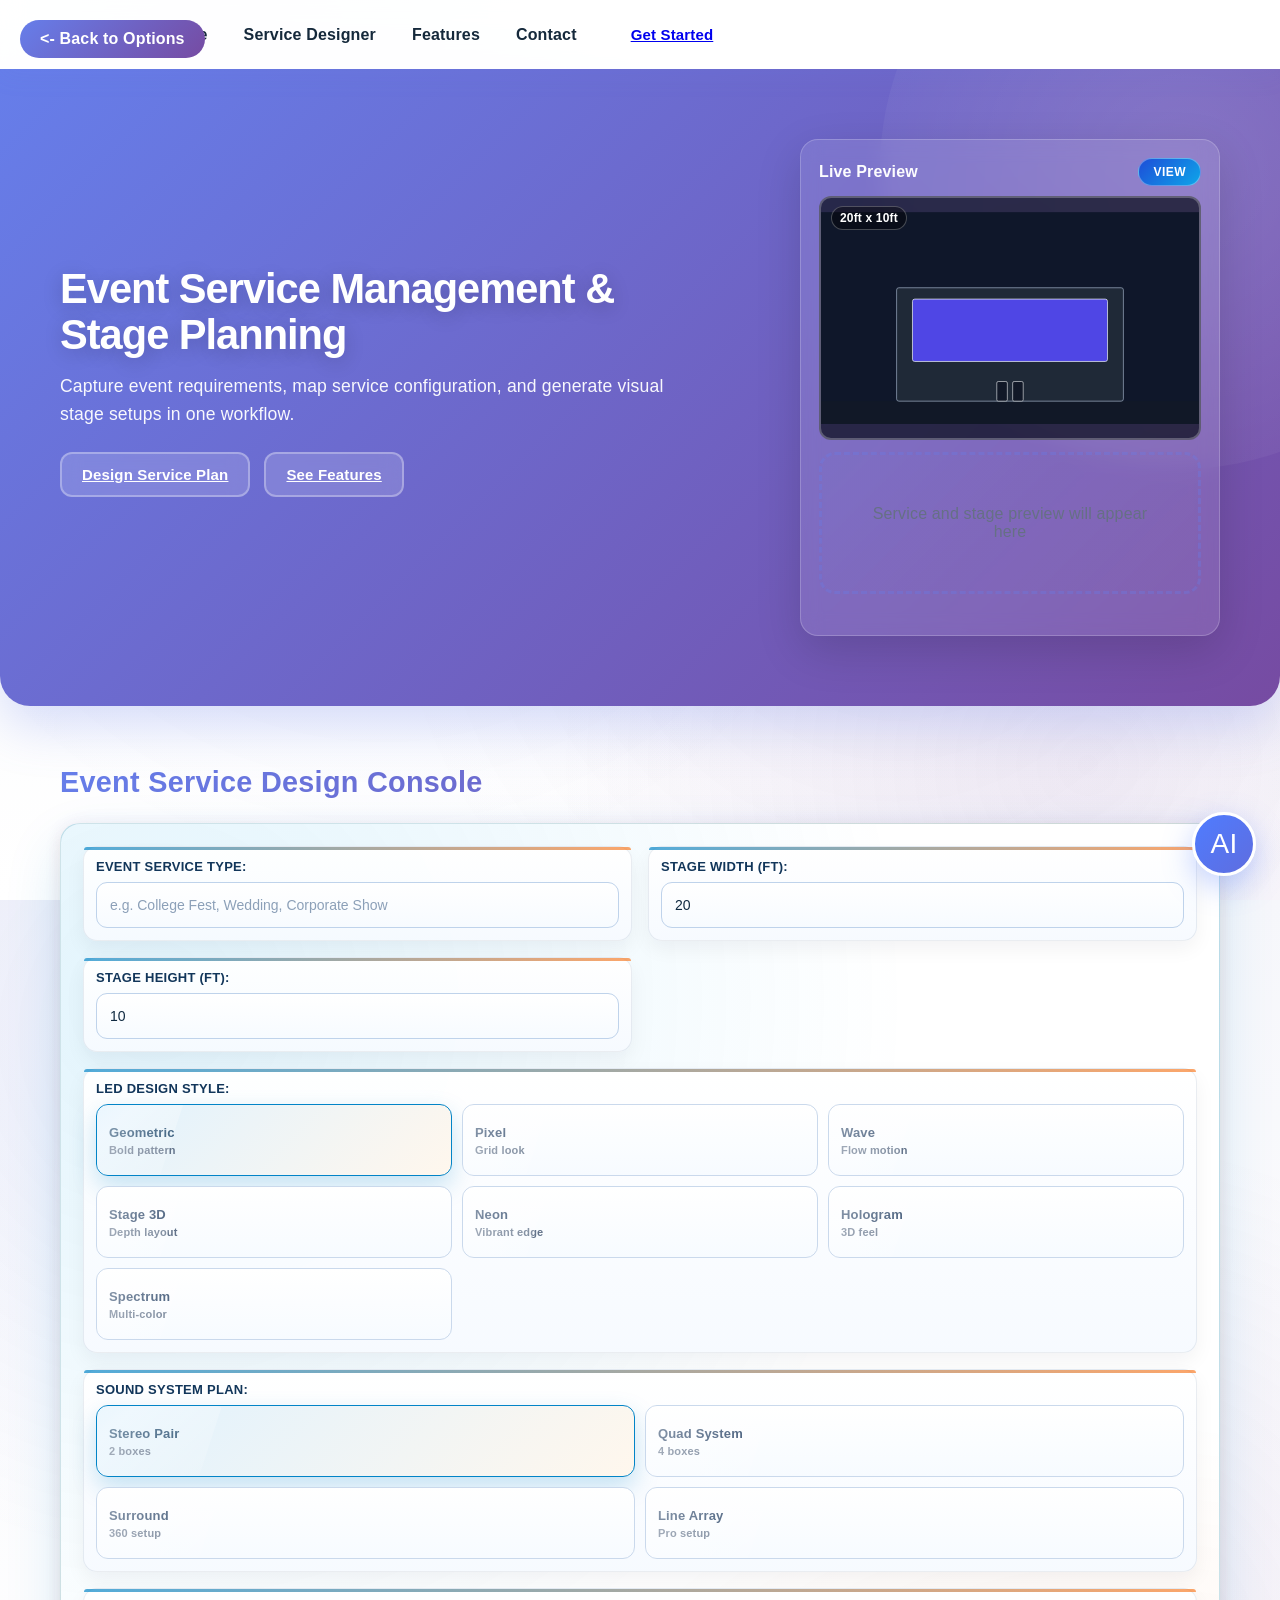
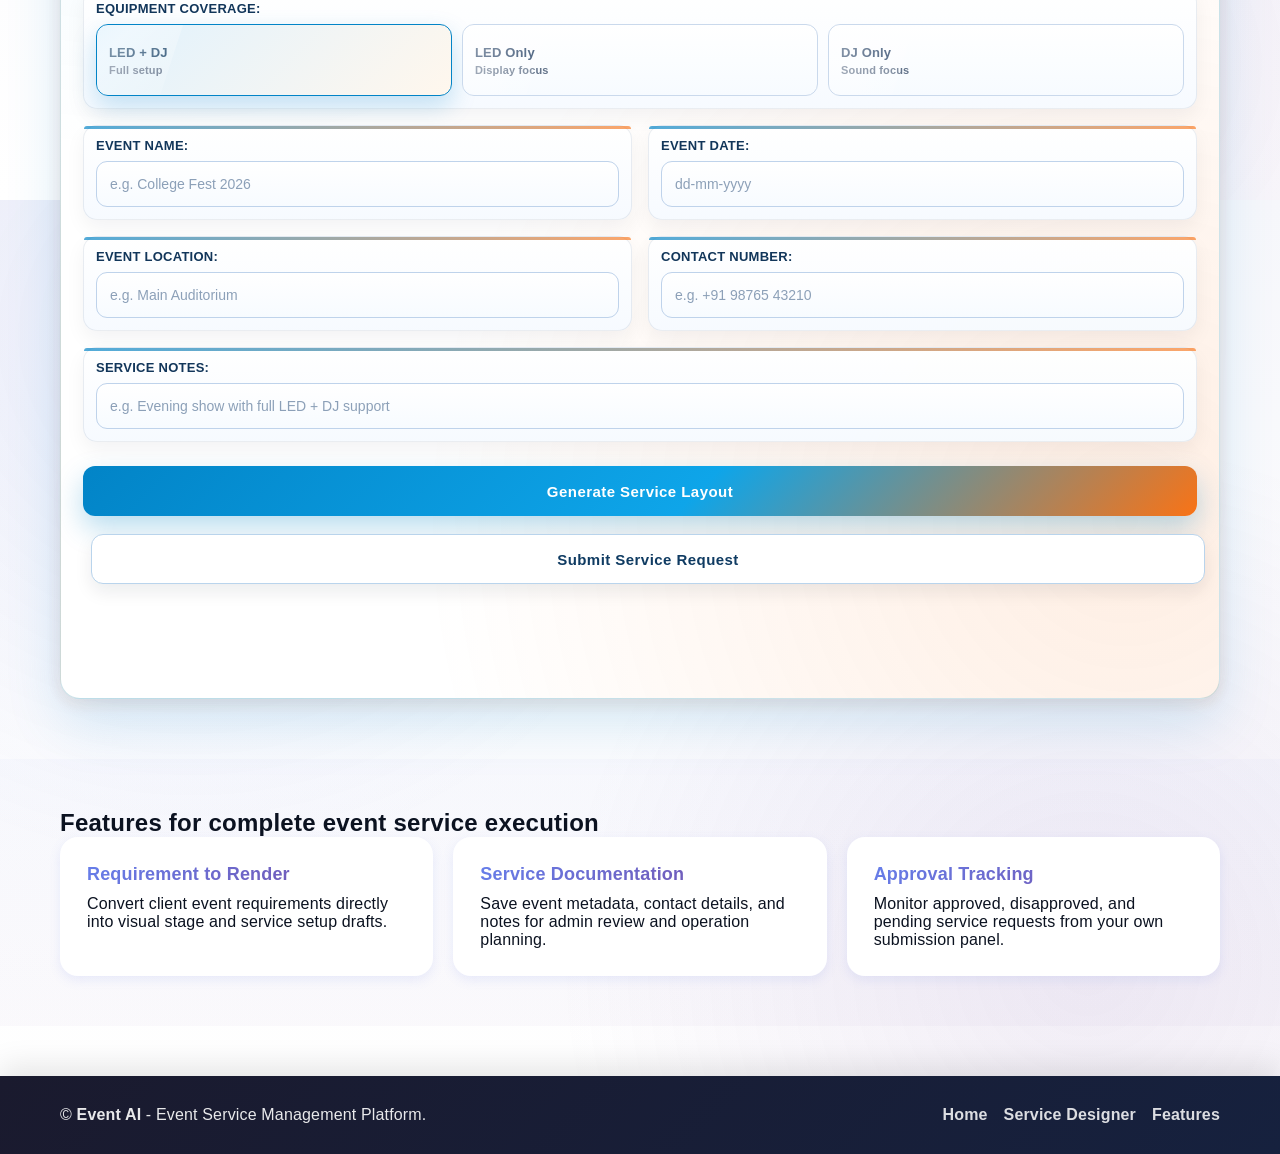
<file: AI-Based-Event-Service-Management-Portal/option1.html>
<!DOCTYPE html>
<html lang="en">
<head>
  <meta charset="utf-8" />
  <meta name="viewport" content="width=device-width,initial-scale=1" />
  <title>Event Service Management AI</title>
  <meta name="description" content="Event service management workspace with AI-assisted stage planning, service capture, and admin review tracking." />
  <link rel="stylesheet" href="professional-theme.css" />
  <link rel="preconnect" href="https://fonts.googleapis.com" />
  <link rel="preconnect" href="https://fonts.gstatic.com" crossorigin />
  <link href="https://fonts.googleapis.com/css2?family=Inter:wght@300;400;600;700;800&display=swap" rel="stylesheet" />
  <link rel="stylesheet" href="event.css" />
  <style>
    .stage-review-box {
      position: relative;
      border-radius: 12px;
      overflow: hidden;
      border: 2px solid rgba(255, 255, 255, 0.25);
      background: rgba(8, 12, 24, 0.72);
      margin-bottom: 12px;
    }

    .stage-review-box svg {
      display: block;
      width: 100%;
      height: auto;
      min-height: 240px;
    }

    .stage-dimensions {
      position: absolute;
      top: 8px;
      left: 10px;
      z-index: 2;
      font-weight: 600;
      font-size: 12px;
      color: #fff;
      background: rgba(0, 0, 0, 0.4);
      padding: 4px 8px;
      border-radius: 999px;
      border: 1px solid rgba(255, 255, 255, 0.25);
      pointer-events: none;
    }

    .stage-3d-controls {
      display: none;
      grid-template-columns: 1fr;
      gap: 8px;
      margin: 8px 0 12px;
      padding: 10px;
      border-radius: 10px;
      background: rgba(15, 23, 42, 0.75);
      border: 1px solid rgba(148, 163, 184, 0.45);
      color: #e2e8f0;
    }

    .stage-3d-controls.active {
      display: grid;
    }

    .stage-3d-title {
      font-size: 12px;
      font-weight: 700;
      letter-spacing: 0.08em;
      text-transform: uppercase;
      color: #7dd3fc;
    }

    .stage-3d-row {
      display: flex;
      align-items: center;
      gap: 8px;
      flex-wrap: wrap;
    }

    .stage-3d-row label {
      font-size: 11px;
      font-weight: 700;
      letter-spacing: 0.04em;
      color: #cbd5e1;
      min-width: 88px;
    }

    .stage-3d-btn {
      border: 1px solid rgba(125, 211, 252, 0.45);
      background: linear-gradient(135deg, #0ea5e9, #0284c7);
      color: #fff;
      border-radius: 8px;
      padding: 6px 10px;
      font-size: 12px;
      font-weight: 700;
      cursor: pointer;
    }

    .stage-3d-btn.secondary {
      background: linear-gradient(135deg, #334155, #1e293b);
      border-color: rgba(148, 163, 184, 0.45);
    }

    .stage-3d-range {
      flex: 1;
      min-width: 120px;
      accent-color: #38bdf8;
      cursor: pointer;
    }

    .stage-3d-meta {
      font-size: 11px;
      color: #cbd5e1;
      font-weight: 600;
    }

    #stageReviewSvg {
      cursor: grab;
      touch-action: none;
    }

    #stageReviewSvg.dragging {
      cursor: grabbing;
    }

    .back-button {
      display: inline-block;
      background: linear-gradient(135deg, #667eea 0%, #764ba2 100%);
      color: #fff;
      text-decoration: none;
      padding: 10px 20px;
      border-radius: 25px;
      font-weight: 600;
      transition: transform 0.3s ease;
    }

    .back-button:hover {
      transform: scale(1.05);
    }

    .event-back-corner {
      position: fixed;
      top: 20px;
      left: 20px;
      z-index: 1700;
    }

    .designer-status,
    .save-event-status {
      margin-top: 10px;
      margin-bottom: 0;
      font-size: 14px;
      font-weight: 600;
      min-height: 20px;
    }

    .save-event-status {
      color: #166534;
    }

    .card-top-preview {
      display: flex;
      align-items: center;
      justify-content: space-between;
      gap: 10px;
    }

    .preview-view-btn {
      border: 1px solid rgba(255, 255, 255, 0.32);
      background: linear-gradient(135deg, #1d4ed8, #0ea5e9);
      color: #fff;
      border-radius: 999px;
      padding: 6px 14px;
      font-size: 12px;
      font-weight: 700;
      cursor: pointer;
      letter-spacing: 0.04em;
      text-transform: uppercase;
    }

    .guide-fab {
      position: fixed;
      right: 24px;
      bottom: 24px;
      width: 64px;
      height: 64px;
      border-radius: 50%;
      background: linear-gradient(135deg, #4f7cff, #5f6ddf);
      color: #fff;
      display: flex;
      align-items: center;
      justify-content: center;
      font-size: 28px;
      cursor: pointer;
      z-index: 1500;
      border: 3px solid #fff;
      box-shadow: 0 10px 30px rgba(79, 124, 255, 0.35);
    }

    .guide-modal {
      display: none;
      position: fixed;
      inset: 0;
      background: rgba(0, 0, 0, 0.45);
      z-index: 1600;
      align-items: center;
      justify-content: center;
      padding: 16px;
    }

    .guide-modal.active {
      display: flex;
    }

    .guide-card {
      width: 100%;
      max-width: 620px;
      border-radius: 24px;
      overflow: hidden;
      background: #fff;
      box-shadow: 0 14px 36px rgba(0, 0, 0, 0.2);
    }

    .guide-head {
      background: linear-gradient(135deg, #4f7cff, #5f6ddf);
      color: #fff;
      padding: 16px 20px;
      display: flex;
      align-items: center;
      justify-content: space-between;
    }

    .guide-close {
      border: none;
      background: transparent;
      color: #fff;
      font-size: 34px;
      line-height: 1;
      cursor: pointer;
    }

    .guide-body {
      padding: 22px;
    }

    .guide-msg {
      background: #eef1f6;
      border-radius: 16px;
      padding: 14px 16px;
      margin-bottom: 16px;
      font-size: 18px;
    }

    .guide-chat-messages {
      background: #f7f8fb;
      border: 1px solid #e0e3ea;
      border-radius: 12px;
      min-height: 210px;
      max-height: 280px;
      overflow-y: auto;
      padding: 10px;
      margin-bottom: 12px;
      display: flex;
      flex-direction: column;
      gap: 8px;
    }

    .guide-chat-line {
      padding: 8px 10px;
      border-radius: 10px;
      font-size: 14px;
      line-height: 1.4;
      max-width: 92%;
    }

    .guide-chat-line.bot {
      background: #eef1f6;
      color: #2d3440;
      align-self: flex-start;
    }

    .guide-chat-line.user {
      background: #4f7cff;
      color: #fff;
      align-self: flex-end;
    }

    .guide-chat-input {
      display: flex;
      gap: 8px;
    }

    .guide-chat-input input {
      flex: 1;
      border: 2px solid #d7d9df;
      border-radius: 10px;
      padding: 10px;
      font-size: 14px;
      font-family: inherit;
    }

    .guide-chat-input button {
      border: none;
      border-radius: 10px;
      padding: 10px 14px;
      background: linear-gradient(135deg, #4f7cff, #5f6ddf);
      color: #fff;
      font-weight: 600;
      cursor: pointer;
    }
  </style>
</head>
<body>
  <a href="options.html" class="back-button event-back-corner"><- Back to Options</a>

  <header class="site-header">
    <div class="container header-inner">
      <div class="logo">Event AI</div>
      <nav class="site-nav">
        <a href="#home">Home</a>
        <a href="#services">Service Designer</a>
        <a href="#features">Features</a>
        <a href="#contact">Contact</a>
      </nav>
      <a class="btn btn-ghost" href="#services">Get Started</a>
    </div>
  </header>

  <section class="hero" id="home">
    <div class="container hero-inner">
      <div class="hero-left">
        <h1>Event Service Management & Stage Planning</h1>
        <p class="lead">Capture event requirements, map service configuration, and generate visual stage setups in one workflow.</p>
        <div class="hero-cta">
          <a class="btn btn-outline" href="#services">Design Service Plan</a>
          <a class="btn btn-outline" href="#features">See Features</a>
        </div>
      </div>
      <div class="hero-right">
        <div class="hero-card">
          <div class="card-top card-top-preview">
            <span>Live Preview</span>
            <button id="livePreviewViewBtn" class="preview-view-btn" type="button">View</button>
          </div>
          <div class="card-media">
            <div id="stageReviewBox" class="stage-review-box" aria-live="polite">
              <div id="stageDimensionsLabel" class="stage-dimensions">20ft x 10ft</div>
              <svg id="stageReviewSvg" viewBox="0 0 1000 560" role="img" aria-label="Service stage preview"></svg>
            </div>
            <div id="stage3dControls" class="stage-3d-controls" aria-label="3D preview controls">
              <div class="stage-3d-title">3D Stage Controls</div>
              <div class="stage-3d-row">
                <button id="stage3dRotateToggle" class="stage-3d-btn" type="button">Pause Orbit</button>
                <button id="stage3dResetView" class="stage-3d-btn secondary" type="button">Reset View</button>
                <span class="stage-3d-meta">Drag on stage to rotate 360 degrees</span>
              </div>
              <div class="stage-3d-row">
                <label for="stage3dZoomRange">Zoom</label>
                <button id="stage3dZoomOut" class="stage-3d-btn secondary" type="button">-</button>
                <input id="stage3dZoomRange" class="stage-3d-range" type="range" min="0.7" max="1.8" step="0.05" value="1" />
                <button id="stage3dZoomIn" class="stage-3d-btn secondary" type="button">+</button>
                <span id="stage3dZoomValue" class="stage-3d-meta">100%</span>
              </div>
              <div class="stage-3d-row">
                <label for="stage3dSpeedRange">Orbit Speed</label>
                <input id="stage3dSpeedRange" class="stage-3d-range" type="range" min="0.1" max="2.4" step="0.1" value="0.9" />
                <span id="stage3dSpeedValue" class="stage-3d-meta">Medium</span>
              </div>
            </div>
            <div id="canvasPlaceholder" class="canvas-placeholder">Service and stage preview will appear here</div>
            <img id="generatedImage" alt="Generated stage" style="display:none;max-width:100%;border-radius:8px;" />
            <div id="gallery" class="gallery" aria-live="polite"></div>
          </div>
        </div>
      </div>
    </div>
  </section>

  <section class="stage-section" id="services">
    <div class="container">
      <h2 class="section-title">Event Service Design Console</h2>
      <div class="controls-section">
        <div class="control-group">
          <label for="eventTypeInput">Event Service Type:</label>
          <input type="text" id="eventTypeInput" placeholder="e.g. College Fest, Wedding, Corporate Show" />
        </div>

        <div class="control-group">
          <label>Stage Width (ft):</label>
          <input type="number" id="widthInput" min="5" max="200" value="20" placeholder="e.g. 20" />
        </div>

        <div class="control-group">
          <label>Stage Height (ft):</label>
          <input type="number" id="heightInput" min="3" max="100" value="10" placeholder="e.g. 10" />
        </div>

        <div class="control-group full-width-group">
          <label>LED Design Style:</label>
          <div class="led-pattern-grid">
            <div class="led-pattern selected" data-led="geometric"><div>Geometric</div><small>Bold pattern</small></div>
            <div class="led-pattern" data-led="pixel"><div>Pixel</div><small>Grid look</small></div>
            <div class="led-pattern" data-led="wave"><div>Wave</div><small>Flow motion</small></div>
            <div class="led-pattern" data-led="stage3d"><div>Stage 3D</div><small>Depth layout</small></div>
            <div class="led-pattern" data-led="neon"><div>Neon</div><small>Vibrant edge</small></div>
            <div class="led-pattern" data-led="hologram"><div>Hologram</div><small>3D feel</small></div>
            <div class="led-pattern" data-led="spectrum"><div>Spectrum</div><small>Multi-color</small></div>
          </div>
        </div>

        <div class="control-group full-width-group">
          <label>Sound System Plan:</label>
          <div class="sound-system-grid">
            <div class="sound-option selected" data-sound="stereo"><div>Stereo Pair</div><small>2 boxes</small></div>
            <div class="sound-option" data-sound="quad"><div>Quad System</div><small>4 boxes</small></div>
            <div class="sound-option" data-sound="surround"><div>Surround</div><small>360 setup</small></div>
            <div class="sound-option" data-sound="line_array"><div>Line Array</div><small>Pro setup</small></div>
          </div>
        </div>

        <div class="control-group full-width-group">
          <label>Equipment Coverage:</label>
          <div class="equipment-grid">
            <div class="equipment-option selected" data-equipment="both"><div>LED + DJ</div><small>Full setup</small></div>
            <div class="equipment-option" data-equipment="led_only"><div>LED Only</div><small>Display focus</small></div>
            <div class="equipment-option" data-equipment="sound_only"><div>DJ Only</div><small>Sound focus</small></div>
          </div>
        </div>

        <div class="control-group">
          <label for="eventNameInput">Event Name:</label>
          <input type="text" id="eventNameInput" placeholder="e.g. College Fest 2026" />
        </div>

        <div class="control-group">
          <label for="eventDateInput">Event Date:</label>
          <input type="text" id="eventDateInput" placeholder="dd-mm-yyyy" />
        </div>

        <div class="control-group">
          <label for="eventLocationInput">Event Location:</label>
          <input type="text" id="eventLocationInput" placeholder="e.g. Main Auditorium" />
        </div>

        <div class="control-group">
          <label for="eventPhoneInput">Contact Number:</label>
          <input type="tel" id="eventPhoneInput" placeholder="e.g. +91 98765 43210" />
        </div>

        <div class="control-group full-width-group">
          <label for="eventNotesInput">Service Notes:</label>
          <input type="text" id="eventNotesInput" placeholder="e.g. Evening show with full LED + DJ support" />
        </div>

        <button id="generateBtn" class="btn btn-primary service-action-btn service-action-primary">Generate Service Layout</button>
        <button id="submitServiceBtn" class="btn secondary service-action-btn">Submit Service Request</button>
        <p id="assistantReply" class="designer-status"></p>
        <p id="saveEventStatus" class="save-event-status" aria-live="polite"></p>

        <div id="myEventsStatusPanel" class="my-events-status-panel" style="display:none;">
          <div class="my-events-status-header">
            <div>
              <div class="my-events-status-title">My Submitted Service Requests</div>
              <div class="my-events-status-subtitle">Admin approval & decision tracking</div>
            </div>
            <div class="my-events-stats">
              <div class="my-events-stat">
                <div class="stat-value" id="myEventsTotalCount">0</div>
                <div class="stat-label">Total</div>
              </div>
              <div class="my-events-stat">
                <div class="stat-value" id="myEventsApprovedCount">0</div>
                <div class="stat-label">Approved</div>
              </div>
              <div class="my-events-stat">
                <div class="stat-value" id="myEventsPendingCount">0</div>
                <div class="stat-label">Pending</div>
              </div>
            </div>
          </div>
          <div id="myEventsStatusList" class="my-events-status-list"></div>
        </div>
      </div>
    </div>
  </section>

  <section id="features" class="features-section">
    <div class="container">
      <h2 class="section-title">Features for complete event service execution</h2>
      <div class="feature-grid">
        <div class="feature-card">
          <h3>Requirement to Render</h3>
          <p>Convert client event requirements directly into visual stage and service setup drafts.</p>
        </div>
        <div class="feature-card">
          <h3>Service Documentation</h3>
          <p>Save event metadata, contact details, and notes for admin review and operation planning.</p>
        </div>
        <div class="feature-card">
          <h3>Approval Tracking</h3>
          <p>Monitor approved, disapproved, and pending service requests from your own submission panel.</p>
        </div>
      </div>
    </div>
  </section>

  <footer id="contact" class="site-footer">
    <div class="container footer-inner">
      <div>&copy; <strong>Event AI</strong> - Event Service Management Platform.</div>
      <div class="footer-links">
        <a href="#home">Home</a>
        <a href="#services">Service Designer</a>
        <a href="#features">Features</a>
      </div>
    </div>
  </footer>

  <div id="eventGuideFab" class="guide-fab" title="Open Service AI Assistant">AI</div>

  <div id="eventGuideModal" class="guide-modal">
    <div class="guide-card">
      <div class="guide-head">
        <strong>Event Service AI Assistant</strong>
        <button id="eventGuideClose" class="guide-close" type="button">x</button>
      </div>
      <div class="guide-body">
        <div class="guide-msg">Tell me your event requirements. I will guide width, height, LED, sound, and equipment setup.</div>
        <div id="eventChatMessages" class="guide-chat-messages"></div>
        <div class="guide-chat-input">
          <input id="eventChatInput" type="text" placeholder="Type: width 40 and height 20" />
          <button id="eventChatSend" type="button">Submit</button>
        </div>
      </div>
    </div>
  </div>

  <script>
    let selectedLED = "geometric";
    let selectedSound = "stereo";
    let selectedEquipment = "both";

    const widthInput = document.getElementById("widthInput");
    const heightInput = document.getElementById("heightInput");
    const reviewSvg = document.getElementById("stageReviewSvg");
    const stageDimensionsLabel = document.getElementById("stageDimensionsLabel");
    const eventNameInput = document.getElementById("eventNameInput");
    const eventDateInput = document.getElementById("eventDateInput");
    const eventLocationInput = document.getElementById("eventLocationInput");
    const eventPhoneInput = document.getElementById("eventPhoneInput");
    const eventNotesInput = document.getElementById("eventNotesInput");
    const eventTypeInput = document.getElementById("eventTypeInput");
    const submitServiceBtn = document.getElementById("submitServiceBtn");
    const saveEventStatus = document.getElementById("saveEventStatus");
    const stage3dControls = document.getElementById("stage3dControls");
    const stage3dRotateToggle = document.getElementById("stage3dRotateToggle");
    const stage3dResetView = document.getElementById("stage3dResetView");
    const stage3dZoomRange = document.getElementById("stage3dZoomRange");
    const stage3dZoomIn = document.getElementById("stage3dZoomIn");
    const stage3dZoomOut = document.getElementById("stage3dZoomOut");
    const stage3dZoomValue = document.getElementById("stage3dZoomValue");
    const stage3dSpeedRange = document.getElementById("stage3dSpeedRange");
    const stage3dSpeedValue = document.getElementById("stage3dSpeedValue");
    const livePreviewViewBtn = document.getElementById("livePreviewViewBtn");

    const ledPatternStyles = {
      geometric: "#4f46e5",
      pixel: "#0ea5e9",
      wave: "#14b8a6",
      stage3d: "#334155",
      neon: "#ec4899",
      hologram: "#8b5cf6",
      spectrum: "#f59e0b"
    };

    const speakerCounts = {
      stereo: 2,
      quad: 4,
      surround: 6,
      line_array: 8
    };

    function createSvgNode(name, attrs) {
      const node = document.createElementNS("http://www.w3.org/2000/svg", name);
      Object.entries(attrs || {}).forEach(function(entry) {
        node.setAttribute(entry[0], entry[1]);
      });
      return node;
    }

    let stage3dRotationDeg = 24;
    let stage3dTiltDeg = -18;
    let stage3dZoom = 1;
    let stage3dSpeedDeg = 0.9;
    let stage3dAutoRotate = true;
    let stage3dIsDragging = false;
    let stage3dDragStartX = 0;
    let stage3dDragStartY = 0;
    let stage3dDragStartRotation = 0;
    let stage3dDragStartTilt = -18;
    let stage3dAnimationId = null;

    function project3DPoint(point, angleY, angleX, cameraDistance, centerX, centerY) {
      const cosY = Math.cos(angleY);
      const sinY = Math.sin(angleY);
      const xzX = point.x * cosY - point.z * sinY;
      const xzZ = point.x * sinY + point.z * cosY;

      const cosX = Math.cos(angleX);
      const sinX = Math.sin(angleX);
      const yzY = point.y * cosX - xzZ * sinX;
      const yzZ = point.y * sinX + xzZ * cosX;

      const perspective = cameraDistance / Math.max(80, cameraDistance + yzZ);
      return {
        x: centerX + xzX * perspective,
        y: centerY + yzY * perspective,
        z: yzZ
      };
    }

    function createCuboid(center, size, colors, strokeColor) {
      const hx = size.w / 2;
      const hy = size.h / 2;
      const hz = size.d / 2;
      const vertices = [
        { x: center.x - hx, y: center.y - hy, z: center.z - hz },
        { x: center.x + hx, y: center.y - hy, z: center.z - hz },
        { x: center.x + hx, y: center.y + hy, z: center.z - hz },
        { x: center.x - hx, y: center.y + hy, z: center.z - hz },
        { x: center.x - hx, y: center.y - hy, z: center.z + hz },
        { x: center.x + hx, y: center.y - hy, z: center.z + hz },
        { x: center.x + hx, y: center.y + hy, z: center.z + hz },
        { x: center.x - hx, y: center.y + hy, z: center.z + hz }
      ];

      const faces = [
        { idx: [0, 1, 2, 3], fill: colors.back || colors.front, stroke: false },
        { idx: [4, 5, 6, 7], fill: colors.front, stroke: true },
        { idx: [0, 1, 5, 4], fill: colors.top, stroke: false },
        { idx: [3, 2, 6, 7], fill: colors.bottom || colors.front, stroke: false },
        { idx: [1, 2, 6, 5], fill: colors.side, stroke: false },
        { idx: [0, 3, 7, 4], fill: colors.side, stroke: false }
      ];

      return { vertices: vertices, faces: faces, strokeColor: strokeColor || "#e2e8f0" };
    }

    function draw3DScene(svg, angleDeg, widthFt, heightFt) {
      const angleY = angleDeg * (Math.PI / 180);
      const angleX = stage3dTiltDeg * (Math.PI / 180);
      const centerX = 500;
      const centerY = 350;
      const cameraDistance = 980 / Math.max(0.65, stage3dZoom);

      const stageWidth = Math.max(320, widthFt * 19);
      const stageHeight = Math.max(52, heightFt * 5.6);
      const stageDepth = Math.max(170, widthFt * 7.4);

      const ledWidth = stageWidth * 0.86;
      const ledHeight = Math.max(170, heightFt * 17.5);
      const ledDepth = Math.max(22, stageDepth * 0.12);

      const stageTop = createCuboid(
        { x: 0, y: 90, z: 0 },
        { w: stageWidth, h: stageHeight, d: stageDepth },
        { front: "#0b1220", top: "#161f30", side: "#060b14", bottom: "#04070d", back: "#04070d" },
        "#334155"
      );

      const objects = [stageTop];

      const legOffsetX = stageWidth * 0.42;
      const legOffsetZ = stageDepth * 0.38;
      const legHeight = 120;
      const legSize = { w: 14, h: legHeight, d: 14 };
      [-1, 1].forEach(function(lx) {
        [-1, 1].forEach(function(lz) {
          objects.push(createCuboid(
            { x: lx * legOffsetX, y: 90 + (stageHeight / 2) + (legHeight / 2), z: lz * legOffsetZ },
            legSize,
            { front: "#94a3b8", top: "#cbd5e1", side: "#64748b", bottom: "#475569", back: "#64748b" },
            "#e2e8f0"
          ));
        });
      });

      if (selectedEquipment !== "sound_only") {
        const ledCenterY = 90 - (stageHeight / 2) - (ledHeight / 2) - 4;
        const ledCenterZ = (stageDepth * 0.5) + (ledDepth * 0.2);

        const ledFrame = createCuboid(
          { x: 0, y: ledCenterY, z: ledCenterZ },
          { w: ledWidth + 40, h: ledHeight + 40, d: ledDepth + 10 },
          { front: "#0f172a", top: "#334155", side: "#020617", bottom: "#020617", back: "#0b1220" },
          "#94a3b8"
        );
        const ledPanel = createCuboid(
          { x: 0, y: ledCenterY, z: ledCenterZ + 8 },
          { w: ledWidth, h: ledHeight, d: ledDepth },
          { front: "#7dd3fc", top: "#bae6fd", side: "#22d3ee", bottom: "#0891b2", back: "#0e7490" },
          "#e2e8f0"
        );

        const ledFrontZ = ledCenterZ + 8 + (ledDepth / 2) + 2;
        const ledHighlight = createCuboid(
          { x: 0, y: ledCenterY - (ledHeight * 0.18), z: ledFrontZ },
          { w: ledWidth * 0.88, h: ledHeight * 0.2, d: 3 },
          { front: "rgba(255,255,255,0.45)", top: "rgba(255,255,255,0.30)", side: "rgba(255,255,255,0.18)", bottom: "rgba(255,255,255,0.18)", back: "rgba(255,255,255,0.18)" },
          "rgba(255,255,255,0.35)"
        );

        objects.push(ledFrame);
        objects.push(ledPanel);
        objects.push(ledHighlight);

        const stripCount = 5;
        for (let s = 0; s < stripCount; s += 1) {
          const yPos = ledCenterY - (ledHeight * 0.38) + (s * (ledHeight * 0.19));
          objects.push(createCuboid(
            { x: 0, y: yPos, z: ledFrontZ + 1 },
            { w: ledWidth * 0.92, h: 4, d: 2 },
            { front: "rgba(15,23,42,0.30)", top: "rgba(15,23,42,0.24)", side: "rgba(15,23,42,0.24)", bottom: "rgba(15,23,42,0.24)", back: "rgba(15,23,42,0.24)" },
            "rgba(148,163,184,0.2)"
          ));
        }

        const trussX = (ledWidth / 2) + 28;
        const trussH = ledHeight + 90;
        [-1, 1].forEach(function(side) {
          objects.push(createCuboid(
            { x: side * trussX, y: ledCenterY + 15, z: ledCenterZ - 8 },
            { w: 16, h: trussH, d: 16 },
            { front: "#cbd5e1", top: "#e2e8f0", side: "#94a3b8", bottom: "#64748b", back: "#94a3b8" },
            "#f8fafc"
          ));
        });
      }

      if (selectedEquipment !== "led_only") {
        const addLineArrayModule = function(sx, sy, sz, moduleW, moduleH, moduleD) {
          objects.push(createCuboid(
            { x: sx, y: sy, z: sz },
            { w: moduleW, h: moduleH, d: moduleD },
            { front: "#0a0f18", top: "#1a2332", side: "#05080f", bottom: "#03060b", back: "#090d15" },
            "#64748b"
          ));

          const addArrayFace = function(zSign) {
            const faceZ = sz + (zSign * ((moduleD / 2) + 1.5));
            const slatZ = faceZ + (zSign * 0.8);

            objects.push(createCuboid(
              { x: sx, y: sy, z: faceZ },
              { w: moduleW * 0.86, h: moduleH * 0.9, d: 2.4 },
              { front: "#111827", top: "#1f2937", side: "#0b1220", bottom: "#0b1220", back: "#0b1220" },
              "#334155"
            ));

            for (let slat = 0; slat < 4; slat += 1) {
              objects.push(createCuboid(
                { x: sx, y: sy - (moduleH * 0.28) + slat * (moduleH * 0.19), z: slatZ },
                { w: moduleW * 0.74, h: moduleH * 0.06, d: 1.2 },
                { front: "#475569", top: "#64748b", side: "#334155", bottom: "#334155", back: "#334155" },
                "#64748b"
              ));
            }
          };

          addArrayFace(1);
          addArrayFace(-1);

          objects.push(createCuboid(
            { x: sx - (moduleW * 0.48), y: sy, z: sz },
            { w: 2.5, h: moduleH * 0.92, d: moduleD * 0.78 },
            { front: "#2b3443", top: "#4b5563", side: "#1f2937", bottom: "#1f2937", back: "#2b3443" },
            "#94a3b8"
          ));
          objects.push(createCuboid(
            { x: sx + (moduleW * 0.48), y: sy, z: sz },
            { w: 2.5, h: moduleH * 0.92, d: moduleD * 0.78 },
            { front: "#2b3443", top: "#4b5563", side: "#1f2937", bottom: "#1f2937", back: "#2b3443" },
            "#94a3b8"
          ));
        };

        const addSubStack = function(sx, baseY, sz) {
          const subW = 88;
          const subH = 40;
          const subD = 84;
          const addSubCabinet = function(cy) {
            objects.push(createCuboid(
              { x: sx, y: cy, z: sz },
              { w: subW, h: subH, d: subD },
              { front: "#0b111b", top: "#1c2431", side: "#070c13", bottom: "#05080f", back: "#0b111b" },
              "#475569"
            ));

            const addSubFace = function(zSign) {
              const faceZ = sz + (zSign * ((subD / 2) + 1.5));
              const driverZ = faceZ + (zSign * 1);

              objects.push(createCuboid(
                { x: sx, y: cy, z: faceZ },
                { w: subW * 0.9, h: subH * 0.86, d: 2.5 },
                { front: "#111827", top: "#1f2937", side: "#0b1220", bottom: "#0b1220", back: "#0b1220" },
                "#334155"
              ));

              objects.push(createCuboid(
                { x: sx - (subW * 0.18), y: cy, z: driverZ },
                { w: subW * 0.2, h: subH * 0.34, d: 1.4 },
                { front: "#4b5563", top: "#6b7280", side: "#374151", bottom: "#374151", back: "#374151" },
                "#94a3b8"
              ));
              objects.push(createCuboid(
                { x: sx + (subW * 0.18), y: cy, z: driverZ },
                { w: subW * 0.2, h: subH * 0.34, d: 1.4 },
                { front: "#4b5563", top: "#6b7280", side: "#374151", bottom: "#374151", back: "#374151" },
                "#94a3b8"
              ));
            };

            addSubFace(1);
            addSubFace(-1);
          };

          addSubCabinet(baseY - (subH * 0.55));
          addSubCabinet(baseY + (subH * 0.55));

          objects.push(createCuboid(
            { x: sx, y: baseY + (subH * 1.2), z: sz + 6 },
            { w: subW + 4, h: 8, d: subD + 10 },
            { front: "#1e293b", top: "#334155", side: "#0f172a", bottom: "#020617", back: "#0f172a" },
            "#64748b"
          ));
        };

        const addMonitorWedge = function(sx, sz) {
          const stageTopY = 90 - (stageHeight / 2);
          const bodyY = stageTopY - 8;
          objects.push(createCuboid(
            { x: sx, y: bodyY, z: sz },
            { w: 34, h: 16, d: 38 },
            { front: "#0b1220", top: "#1e293b", side: "#020617", bottom: "#020617", back: "#0b1220" },
            "#64748b"
          ));
          objects.push(createCuboid(
            { x: sx, y: bodyY - 6, z: sz - 10 },
            { w: 30, h: 6, d: 18 },
            { front: "#334155", top: "#64748b", side: "#1e293b", bottom: "#1e293b", back: "#334155" },
            "#94a3b8"
          ));
        };

        const count = speakerCounts[selectedSound] || 2;
        const modulesPerSide = selectedSound === "line_array"
          ? Math.max(4, Math.ceil(count / 2))
          : Math.max(2, Math.ceil(count / 2));
        const moduleW = 26;
        const moduleH = 38;
        const moduleD = 26;
        const arrayX = stageWidth * 0.47;
        const arrayTopY = 90 - (stageHeight / 2) - (ledHeight * 0.6);
        const arrayBaseZ = -(stageDepth * 0.82);

        // Dedicated front hanging truss beam for line arrays.
        if (selectedSound === "line_array") {
          const trussY = arrayTopY - 30;
          const trussZ = arrayBaseZ - 18;
          const trussWidth = stageWidth * 1.04;
          objects.push(createCuboid(
            { x: 0, y: trussY, z: trussZ },
            { w: trussWidth, h: 10, d: 10 },
            { front: "#f8fafc", top: "#ffffff", side: "#cbd5e1", bottom: "#94a3b8", back: "#cbd5e1" },
            "#ffffff"
          ));
        }

        // Front-corner hanging line-array modules with slight banana curve.
        [-1, 1].forEach(function(side) {
          // Rigging bar above each array cluster.
          objects.push(createCuboid(
            { x: side * arrayX, y: arrayTopY - 24, z: arrayBaseZ - 14 },
            { w: 10, h: 26, d: 10 },
            { front: "#e2e8f0", top: "#f8fafc", side: "#cbd5e1", bottom: "#94a3b8", back: "#cbd5e1" },
            "#ffffff"
          ));

          for (let m = 0; m < modulesPerSide; m += 1) {
            const taper = 1 - (m * 0.035);
            const modW = moduleW * taper;
            const sx = (side * arrayX) + (side * m * 1.2);
            const sy = arrayTopY + (m * (moduleH * 0.82));
            const sz = arrayBaseZ - (m * 5.2);
            addLineArrayModule(sx, sy, sz, modW, moduleH, moduleD);
          }
        });

        // Two large subs on ground in front below stage.
        const subY = 90 + (stageHeight / 2) + 34;
        const subZ = -(stageDepth * 1.08);
        const subX = stageWidth * 0.39;
        [-1, 1].forEach(function(side) {
          addSubStack(side * subX, subY, subZ);
        });

        // Front stage monitor wedges on top deck.
        const wedgeCount = selectedSound === "stereo" ? 2 : (selectedSound === "quad" ? 4 : 6);
        const wedgeSpan = stageWidth * 0.56;
        const wedgeStart = -(wedgeSpan / 2);
        const wedgeGap = wedgeCount > 1 ? (wedgeSpan / (wedgeCount - 1)) : 0;
        const wedgeZ = stageDepth * 0.36;
        for (let w = 0; w < wedgeCount; w += 1) {
          addMonitorWedge(wedgeStart + (w * wedgeGap), wedgeZ);
        }
      }

      const drawFaces = [];

      objects.forEach(function(obj) {
        const projectedVertices = obj.vertices.map(function(vertex) {
          return project3DPoint(vertex, angleY, angleX, cameraDistance, centerX, centerY);
        });

        obj.faces.forEach(function(face) {
          const points = face.idx.map(function(index) { return projectedVertices[index]; });

          const depth = points.reduce(function(sum, p) { return sum + p.z; }, 0) / points.length;
          drawFaces.push({
            points: points,
            fill: face.fill,
            stroke: face.stroke ? obj.strokeColor : "none",
            depth: depth
          });
        });
      });

      drawFaces.sort(function(a, b) { return a.depth - b.depth; });

      drawFaces.forEach(function(face) {
        const poly = createSvgNode("polygon", {
          points: face.points.map(function(p) { return p.x + "," + p.y; }).join(" "),
          fill: face.fill,
          stroke: face.stroke,
          "stroke-width": face.stroke === "none" ? "0" : "1.7"
        });
        svg.appendChild(poly);
      });

      if (selectedEquipment !== "sound_only") {
        const ledGlow = createSvgNode("ellipse", {
          cx: "500",
          cy: "332",
          rx: String(Math.max(120, ledWidth * 0.28)),
          ry: "28",
          fill: "rgba(125, 211, 252, 0.22)"
        });
        svg.appendChild(ledGlow);
      }

      const shadow = createSvgNode("ellipse", {
        cx: "500",
        cy: "458",
        rx: String(Math.max(170, stageWidth * 0.36)),
        ry: "26",
        fill: "rgba(2, 6, 23, 0.45)"
      });
      svg.appendChild(shadow);
    }

    function getSpeedLabel(speed) {
      if (speed <= 0.6) return "Slow";
      if (speed <= 1.4) return "Medium";
      return "Fast";
    }

    function sync3DControlsUI() {
      if (stage3dZoomRange) stage3dZoomRange.value = String(stage3dZoom);
      if (stage3dSpeedRange) stage3dSpeedRange.value = String(stage3dSpeedDeg);
      if (stage3dZoomValue) stage3dZoomValue.textContent = Math.round(stage3dZoom * 100) + "%";
      if (stage3dSpeedValue) stage3dSpeedValue.textContent = getSpeedLabel(stage3dSpeedDeg);
      if (stage3dRotateToggle) stage3dRotateToggle.textContent = stage3dAutoRotate ? "Pause Orbit" : "Resume Orbit";
    }

    function update3DControlsVisibility() {
      if (!stage3dControls) return;
      if (selectedLED === "stage3d") {
        stage3dControls.classList.add("active");
      } else {
        stage3dControls.classList.remove("active");
      }
    }

    function start3DAnimation() {
      if (stage3dAnimationId) return;
      const animate = function() {
        if (selectedLED !== "stage3d") {
          stop3DAnimation();
          return;
        }
        if (stage3dAutoRotate && !stage3dIsDragging) {
          stage3dRotationDeg = (stage3dRotationDeg + stage3dSpeedDeg) % 360;
        }
        renderStageReview(stage3dRotationDeg);
        stage3dAnimationId = requestAnimationFrame(animate);
      };
      stage3dAnimationId = requestAnimationFrame(animate);
    }

    function stop3DAnimation() {
      if (!stage3dAnimationId) return;
      cancelAnimationFrame(stage3dAnimationId);
      stage3dAnimationId = null;
    }

    function renderStageReview(rotationDeg) {
      if (!reviewSvg || !widthInput || !heightInput) return;
      const widthFt = Math.max(5, parseInt(widthInput.value, 10) || 20);
      const heightFt = Math.max(3, parseInt(heightInput.value, 10) || 10);
      const is3DView = selectedLED === "stage3d";
      stageDimensionsLabel.textContent = widthFt + "ft x " + heightFt + "ft" + (is3DView ? " | 3D Orbit" : "");

      const stageMaxWidth = 760;
      const stageMaxHeight = 300;
      const scale = Math.min(stageMaxWidth / widthFt, stageMaxHeight / heightFt);
      const stageWidth = widthFt * scale;
      const stageHeight = heightFt * scale;
      const stageX = (1000 - stageWidth) / 2;
      const stageY = 500 - stageHeight;

      reviewSvg.innerHTML = "";
      reviewSvg.appendChild(createSvgNode("rect", { x: "0", y: "0", width: "1000", height: "560", fill: "#0f172a" }));
      reviewSvg.appendChild(createSvgNode("rect", { x: "0", y: "500", width: "1000", height: "60", fill: "#111827" }));

      if (is3DView) {
        draw3DScene(reviewSvg, typeof rotationDeg === "number" ? rotationDeg : stage3dRotationDeg, widthFt, heightFt);
      } else {
        reviewSvg.appendChild(createSvgNode("rect", {
          x: String(stageX),
          y: String(stageY),
          width: String(stageWidth),
          height: String(stageHeight),
          rx: "6",
          fill: "#1f2937",
          stroke: "#94a3b8",
          "stroke-width": "2"
        }));
      }

      if (!is3DView && selectedEquipment !== "sound_only") {
        const ledMargin = Math.max(12, stageWidth * 0.07);
        const ledHeight = Math.max(40, stageHeight * 0.55);
        const ledY = stageY + Math.max(10, stageHeight * 0.1);
        const ledX = stageX + ledMargin;
        const ledWidth = Math.max(80, stageWidth - ledMargin * 2);
        reviewSvg.appendChild(createSvgNode("rect", {
          x: String(ledX),
          y: String(ledY),
          width: String(ledWidth),
          height: String(ledHeight),
          rx: "6",
          fill: ledPatternStyles[selectedLED] || "#4f46e5",
          stroke: "#e2e8f0",
          "stroke-width": "2"
        }));
      }

      if (!is3DView && selectedEquipment !== "led_only") {
        const count = speakerCounts[selectedSound] || 2;
        const boxWidth = 28;
        const boxHeight = selectedSound === "line_array" ? 68 : 52;
        const spacing = 14;
        const totalWidth = (count * boxWidth) + ((count - 1) * spacing);
        const startX = (1000 - totalWidth) / 2;
        const y = selectedSound === "line_array" ? Math.max(40, stageY - 74) : 500 - boxHeight;

        for (let i = 0; i < count; i += 1) {
          const speakerX = startX + i * (boxWidth + spacing);
          reviewSvg.appendChild(createSvgNode("rect", {
            x: String(speakerX),
            y: String(y),
            width: String(boxWidth),
            height: String(boxHeight),
            rx: "4",
            fill: "#111827",
            stroke: "#f8fafc",
            "stroke-width": "1.5"
          }));
        }
      }
    }

    document.querySelectorAll(".led-pattern").forEach(function(btn) {
      btn.addEventListener("click", function() {
        document.querySelectorAll(".led-pattern").forEach(function(node) { node.classList.remove("selected"); });
        this.classList.add("selected");
        selectedLED = this.dataset.led;
        update3DControlsVisibility();
        sync3DControlsUI();
        if (selectedLED === "stage3d" && stage3dAutoRotate) {
          start3DAnimation();
        } else {
          stop3DAnimation();
        }
        renderStageReview();
      });
    });

    document.querySelectorAll(".sound-option").forEach(function(btn) {
      btn.addEventListener("click", function() {
        document.querySelectorAll(".sound-option").forEach(function(node) { node.classList.remove("selected"); });
        this.classList.add("selected");
        selectedSound = this.dataset.sound;
        renderStageReview();
      });
    });

    document.querySelectorAll(".equipment-option").forEach(function(btn) {
      btn.addEventListener("click", function() {
        document.querySelectorAll(".equipment-option").forEach(function(node) { node.classList.remove("selected"); });
        this.classList.add("selected");
        selectedEquipment = this.dataset.equipment;
        renderStageReview();
      });
    });

    widthInput.addEventListener("input", renderStageReview);
    heightInput.addEventListener("input", renderStageReview);

    if (stage3dRotateToggle) {
      stage3dRotateToggle.addEventListener("click", function() {
        stage3dAutoRotate = !stage3dAutoRotate;
        sync3DControlsUI();
        if (selectedLED === "stage3d" && stage3dAutoRotate) {
          start3DAnimation();
        } else {
          stop3DAnimation();
        }
        renderStageReview();
      });
    }

    if (stage3dResetView) {
      stage3dResetView.addEventListener("click", function() {
        stage3dRotationDeg = 24;
        stage3dTiltDeg = -18;
        stage3dZoom = 1;
        sync3DControlsUI();
        renderStageReview();
      });
    }

    if (stage3dZoomRange) {
      stage3dZoomRange.addEventListener("input", function() {
        stage3dZoom = Math.min(1.8, Math.max(0.7, parseFloat(this.value) || 1));
        sync3DControlsUI();
        renderStageReview();
      });
    }

    if (stage3dZoomIn) {
      stage3dZoomIn.addEventListener("click", function() {
        stage3dZoom = Math.min(1.8, stage3dZoom + 0.08);
        sync3DControlsUI();
        renderStageReview();
      });
    }

    if (stage3dZoomOut) {
      stage3dZoomOut.addEventListener("click", function() {
        stage3dZoom = Math.max(0.7, stage3dZoom - 0.08);
        sync3DControlsUI();
        renderStageReview();
      });
    }

    if (stage3dSpeedRange) {
      stage3dSpeedRange.addEventListener("input", function() {
        stage3dSpeedDeg = Math.min(2.4, Math.max(0.1, parseFloat(this.value) || 0.9));
        sync3DControlsUI();
      });
    }

    function begin3DDrag(clientX, clientY) {
      if (selectedLED !== "stage3d") return;
      if (stage3dAutoRotate) stop3DAnimation();
      stage3dIsDragging = true;
      stage3dDragStartX = clientX;
      stage3dDragStartY = clientY;
      stage3dDragStartRotation = stage3dRotationDeg;
      stage3dDragStartTilt = stage3dTiltDeg;
      reviewSvg.classList.add("dragging");
    }

    function move3DDrag(clientX, clientY) {
      if (!stage3dIsDragging || selectedLED !== "stage3d") return;
      const deltaX = clientX - stage3dDragStartX;
      const deltaY = clientY - stage3dDragStartY;
      stage3dRotationDeg = (stage3dDragStartRotation + (deltaX * 0.42)) % 360;
      stage3dTiltDeg = Math.max(-80, Math.min(80, stage3dDragStartTilt + (deltaY * 0.2)));
      renderStageReview();
    }

    function end3DDrag() {
      if (!stage3dIsDragging) return;
      stage3dIsDragging = false;
      reviewSvg.classList.remove("dragging");
      if (selectedLED === "stage3d" && stage3dAutoRotate) start3DAnimation();
    }

    reviewSvg.addEventListener("mousedown", function(event) {
      event.preventDefault();
      begin3DDrag(event.clientX, event.clientY);
    });

    window.addEventListener("mousemove", function(event) {
      if (!stage3dIsDragging) return;
      move3DDrag(event.clientX, event.clientY);
    });

    window.addEventListener("mouseup", end3DDrag);

    reviewSvg.addEventListener("touchstart", function(event) {
      if (!event.touches || !event.touches[0]) return;
      begin3DDrag(event.touches[0].clientX, event.touches[0].clientY);
    }, { passive: true });

    reviewSvg.addEventListener("touchmove", function(event) {
      if (!stage3dIsDragging || !event.touches || !event.touches[0]) return;
      move3DDrag(event.touches[0].clientX, event.touches[0].clientY);
    }, { passive: true });

    window.addEventListener("touchend", end3DDrag);

    async function generateImage(opts) {
      const options = opts || { appendToGallery: true };
      const assistantReply = document.getElementById("assistantReply");
      const canvasPlaceholder = document.getElementById("canvasPlaceholder");
      const generatedImage = document.getElementById("generatedImage");
      const gallery = document.getElementById("gallery");
      const generateBtn = document.getElementById("generateBtn");
      const fullOutputWindow = options.openFreshPage ? window.open("about:blank", "_blank") : null;
      const generationStart = Date.now();
      let generationTicker = null;

      if (fullOutputWindow && !fullOutputWindow.closed) {
        try {
          fullOutputWindow.document.open();
          fullOutputWindow.document.write(`<!doctype html><html><head><meta charset="utf-8"><title>Generating Output...</title><style>body{margin:0;min-height:100vh;display:grid;place-items:center;background:#081724;color:#d8ecff;font-family:Segoe UI,Arial,sans-serif} .box{padding:24px 28px;border:1px solid #224f6b;border-radius:12px;background:#0f2434;text-align:center;max-width:460px} .sub{color:#8fb8d6;font-size:14px;margin-top:8px}</style></head><body><div class="box"><div id="loadingText">Generating service layout... Please wait</div><div class="sub">This can take 10 to 30 seconds.</div></div></body></html>`);
          fullOutputWindow.document.close();
        } catch (_err) {
          // Ignore popup rendering errors and continue generation in main page.
        }
      }

      const backendBase = await resolveBackendBaseUrl();
      const generateUrl = backendBase + "/generate";
      const fallbackImageUrl = backendBase + "/large-outdoor-concert-stage-truss-600nw-2695141455.webp";

      document.querySelector(".hero-right").scrollIntoView({ behavior: "smooth" });

      const width = widthInput.value;
      const height = heightInput.value;
      if (!width || !height) {
        assistantReply.textContent = "Please enter both width and height.";
        if (fullOutputWindow && !fullOutputWindow.closed) {
          fullOutputWindow.close();
        }
        return;
      }

      renderStageReview();
      // Persist exact current configuration before async generation so preview page always has data.
      syncFullOutputPayload("");
      assistantReply.textContent = "Generating output design... please wait.";
      canvasPlaceholder.style.display = "block";
      canvasPlaceholder.textContent = "Designing stage layout...";
      generatedImage.style.display = "none";
      generateBtn.disabled = true;

      generationTicker = setInterval(function() {
        const elapsed = Math.max(1, Math.floor((Date.now() - generationStart) / 1000));
        const dots = ".".repeat((elapsed % 3) + 1);
        const modeLabel = selectedEquipment === "led_only"
          ? "LED-only stage"
          : (selectedEquipment === "sound_only" ? "DJ-only stage" : "LED + DJ stage");

        assistantReply.textContent = "Generating output design, please wait " + dots + " (" + elapsed + "s)";
        canvasPlaceholder.textContent = "Designing " + modeLabel + dots + " (" + elapsed + "s)";

        if (fullOutputWindow && !fullOutputWindow.closed) {
          try {
            const label = fullOutputWindow.document.getElementById("loadingText");
            if (label) {
              label.textContent = "Generating " + modeLabel + dots + " (" + elapsed + "s)";
            }
          } catch (_err) {
            // Ignore cross-window read errors.
          }
        }
      }, 700);

      try {
        const response = await fetch(generateUrl, {
          method: "POST",
          headers: { "Content-Type": "application/json" },
          body: JSON.stringify({
            prompt: selectedEquipment + ", " + width + "ft x " + height + "ft",
            width: width,
            height: height,
            ledPattern: selectedLED,
            soundSystem: selectedSound,
            equipment: selectedEquipment
          })
        });

        let data = null;
        try {
          data = await response.json();
        } catch (_parseErr) {
          data = null;
        }

        if (!response.ok) {
          const errorMessage = (data && (data.error || data.message)) || "Server error";
          throw new Error(errorMessage);
        }

        if (!data || typeof data !== "object") {
          throw new Error("Invalid response from server");
        }

        if (data.demo === true) {
          const providerErrorText = Array.isArray(data.providerErrors) && data.providerErrors.length
            ? data.providerErrors.join(" | ")
            : "No provider could generate an image.";
          const fallbackImageUrl = await buildStageRenderFallbackImage();

          const thumb = document.createElement("img");
          thumb.src = fallbackImageUrl;
          thumb.classList.add("thumb", "loaded");
          thumb.alt = "Rendered stage fallback";
          thumb.onclick = function() {
            generatedImage.src = fallbackImageUrl;
            generatedImage.classList.add("loaded");
            generatedImage.style.display = "block";
            canvasPlaceholder.style.display = "none";
          };

          if (options.appendToGallery) {
            gallery.insertBefore(thumb, gallery.firstChild);
          }

          generatedImage.src = fallbackImageUrl;
          generatedImage.classList.add("loaded");
          generatedImage.style.display = "block";
          canvasPlaceholder.style.display = "none";
          syncFullOutputPayload(fallbackImageUrl);
          openFullOutputPage(fullOutputWindow);
          assistantReply.textContent = "AI providers unavailable. Showing rendered stage layout. " + providerErrorText;
          return;
        }

        let imgUrl = data.image;

        // If server returns a saved file path, prefer it over data URL/path.
        if (data.savedImagePath) {
          imgUrl = backendBase + data.savedImagePath;
        }

        if (typeof imgUrl !== "string" || !imgUrl) {
          throw new Error("No generated image in response");
        }

        const thumb = document.createElement("img");
        thumb.src = imgUrl;
        thumb.classList.add("thumb");
        thumb.alt = "Generated service stage";
        thumb.onload = function() { thumb.classList.add("loaded"); };
        thumb.onclick = function() {
          generatedImage.src = imgUrl;
          generatedImage.classList.add("loaded");
          generatedImage.style.display = "block";
          canvasPlaceholder.style.display = "none";
        };

        if (options.appendToGallery) {
          gallery.insertBefore(thumb, gallery.firstChild);
        }

        generatedImage.src = imgUrl;
        generatedImage.onload = function() { generatedImage.classList.add("loaded"); };
        generatedImage.style.display = "block";
        canvasPlaceholder.style.display = "none";
        syncFullOutputPayload(imgUrl);
        openFullOutputPage(fullOutputWindow);
        assistantReply.textContent = "Service layout generated successfully.";
      } catch (error) {
        const fallbackImageUrl = await buildStageRenderFallbackImage();

        const thumb = document.createElement("img");
        thumb.src = fallbackImageUrl;
        thumb.classList.add("thumb", "loaded");
        thumb.alt = "Rendered stage fallback";
        thumb.onclick = function() {
          generatedImage.src = fallbackImageUrl;
          generatedImage.classList.add("loaded");
          generatedImage.style.display = "block";
          canvasPlaceholder.style.display = "none";
        };

        if (options.appendToGallery) {
          gallery.insertBefore(thumb, gallery.firstChild);
        }

        generatedImage.src = fallbackImageUrl;
        generatedImage.classList.add("loaded");
        generatedImage.style.display = "block";
        canvasPlaceholder.style.display = "none";
        syncFullOutputPayload(fallbackImageUrl);
        openFullOutputPage(fullOutputWindow);
        assistantReply.textContent = "Generation failed from AI providers. Showing rendered stage layout instead.";
      } finally {
        if (generationTicker) {
          clearInterval(generationTicker);
        }
        generateBtn.disabled = false;
      }
    }

    function buildInlineFallbackPreview() {
      const svg = `
        <svg xmlns="http://www.w3.org/2000/svg" width="960" height="540" viewBox="0 0 960 540">
          <defs>
            <linearGradient id="bg" x1="0" y1="0" x2="1" y2="1">
              <stop offset="0%" stop-color="#0b1738"/>
              <stop offset="100%" stop-color="#1f2f67"/>
            </linearGradient>
          </defs>
          <rect width="960" height="540" fill="url(#bg)"/>
          <rect x="170" y="120" width="620" height="300" rx="14" fill="#121b34" stroke="#4c66c7" stroke-width="4"/>
          <rect x="280" y="180" width="400" height="150" rx="8" fill="#5d63ff" opacity="0.85"/>
          <text x="480" y="375" text-anchor="middle" fill="#ffffff" font-size="26" font-family="Arial, sans-serif">Sample Stage Preview</text>
          <text x="480" y="410" text-anchor="middle" fill="#a8b4ff" font-size="18" font-family="Arial, sans-serif">AI image unavailable. Check API keys and server logs.</text>
        </svg>`;
      return "data:image/svg+xml;charset=utf-8," + encodeURIComponent(svg.trim());
    }

    async function buildStageRenderFallbackImage() {
      const svgMarkup = getSerializedStageSvg();
      if (!svgMarkup) return buildInlineFallbackPreview();

      const blob = new Blob([svgMarkup], { type: "image/svg+xml;charset=utf-8" });
      const objectUrl = URL.createObjectURL(blob);

      try {
        const img = await new Promise(function(resolve, reject) {
          const image = new Image();
          image.onload = function() { resolve(image); };
          image.onerror = reject;
          image.src = objectUrl;
        });

        const canvas = document.createElement("canvas");
        canvas.width = 1400;
        canvas.height = 784;
        const ctx = canvas.getContext("2d");
        if (!ctx) return buildInlineFallbackPreview();

        ctx.fillStyle = "#0b1738";
        ctx.fillRect(0, 0, canvas.width, canvas.height);
        ctx.drawImage(img, 0, 0, canvas.width, canvas.height);

        return canvas.toDataURL("image/png");
      } catch (_err) {
        return buildInlineFallbackPreview();
      } finally {
        URL.revokeObjectURL(objectUrl);
      }
    }

    async function resolveBackendBaseUrl() {
      const origin = window.location.origin;
      const hostname = window.location.hostname || "localhost";
      const currentPort = window.location.port || "";

      async function isHealthyAppServer(baseUrl) {
        try {
          const check = await fetch(baseUrl + "/test-hf", { method: "GET" });
          if (!check.ok) return false;

          const contentType = (check.headers.get("content-type") || "").toLowerCase();
          if (!contentType.includes("application/json")) return false;

          const data = await check.json();
          return Boolean(data && data.success === true && Number(data.status) === 200);
        } catch (_err) {
          return false;
        }
      }

      const candidates = [];

      // Prioritize same-origin only if it is actually the expected API server.
      if (currentPort === "3000" || currentPort === "3001" || currentPort === "3002") {
        candidates.push(origin);
      }

      const fallbackPorts = ["3000", "3001", "3002"];
      for (const port of fallbackPorts) {
        const baseUrl = `http://${hostname}:${port}`;
        if (!candidates.includes(baseUrl)) {
          candidates.push(baseUrl);
        }
      }

      for (const baseUrl of candidates) {
        const healthy = await isHealthyAppServer(baseUrl);
        if (healthy) return baseUrl;
      }

      // Default fallback; requests will fail gracefully if all backends are down.
      return `http://${hostname}:3000`;
    }

    function getSerializedStageSvg() {
      if (!reviewSvg) return "";
      let svgMarkup = new XMLSerializer().serializeToString(reviewSvg);
      if (!svgMarkup.includes("xmlns=")) {
        svgMarkup = svgMarkup.replace("<svg", '<svg xmlns="http://www.w3.org/2000/svg"');
      }
      return svgMarkup;
    }

    function syncFullOutputPayload(imageUrl) {
      const payload = {
        eventType: (eventTypeInput.value || "").trim(),
        eventName: (eventNameInput.value || "").trim(),
        eventDate: (eventDateInput.value || "").trim(),
        eventLocation: (eventLocationInput.value || "").trim(),
        stageWidthFt: Math.max(5, parseInt(widthInput.value || "20", 10)),
        stageHeightFt: Math.max(3, parseInt(heightInput.value || "10", 10)),
        ledPattern: selectedLED,
        soundSystem: selectedSound,
        setupMode: selectedEquipment,
        generatedImage: imageUrl || "",
        reviewSvg: getSerializedStageSvg(),
        createdAt: new Date().toISOString()
      };
      sessionStorage.setItem("eventFullOutputPreview", JSON.stringify(payload));
      // Also store in localStorage so freshly opened tabs always receive latest payload.
      localStorage.setItem("eventFullOutputPreview", JSON.stringify(payload));
    }

    function openFullOutputPage(existingWindow) {
      const previewUrl = "preview-output.html?t=" + Date.now();
      if (existingWindow && !existingWindow.closed) {
        existingWindow.location.href = previewUrl;
        return;
      }
      window.open(previewUrl, "_blank");
    }

    function openLatestGeneratedPreview() {
      const assistantReply = document.getElementById("assistantReply");
      const generatedImage = document.getElementById("generatedImage");
      const gallery = document.getElementById("gallery");

      let imageUrl = "";
      if (generatedImage && generatedImage.src && generatedImage.style.display !== "none") {
        imageUrl = generatedImage.src;
      }

      if (!imageUrl && gallery && gallery.firstElementChild && gallery.firstElementChild.tagName === "IMG") {
        imageUrl = gallery.firstElementChild.src;
      }

      if (!imageUrl) {
        assistantReply.textContent = "Generate layout first, then click View.";
        return;
      }

      syncFullOutputPayload(imageUrl);
      openFullOutputPage();
    }

    function submitServiceRequest() {
      const eventName = (eventNameInput.value || "").trim();
      const eventDate = (eventDateInput.value || "").trim();
      const eventLocation = (eventLocationInput.value || "").trim();
      const eventPhone = (eventPhoneInput.value || "").trim();

      if (!eventName || !eventDate || !eventLocation || !eventPhone) {
        saveEventStatus.style.color = "#b91c1c";
        saveEventStatus.textContent = "Please fill Event Name, Date, Location and Contact Number before submitting.";
        return;
      }

      renderStageReview();
      const generatedImage = document.getElementById("generatedImage");
      const previewImage = generatedImage.src && generatedImage.style.display !== "none" ? generatedImage.src : "";

      const eventRecord = {
        eventType: (eventTypeInput.value || "").trim(),
        eventName: eventName,
        eventDate: eventDate,
        eventLocation: eventLocation,
        eventPhone: eventPhone,
        eventNotes: (eventNotesInput.value || "").trim(),
        stageWidthFt: Math.max(5, parseInt(widthInput.value || "20", 10)),
        stageHeightFt: Math.max(3, parseInt(heightInput.value || "10", 10)),
        ledPattern: selectedLED,
        soundSystem: selectedSound,
        setupMode: selectedEquipment,
        reviewSvg: getSerializedStageSvg(),
        previewImage: previewImage,
        timestamp: new Date().toISOString(),
        status: "pending",
        userId: sessionStorage.getItem("currentUser") || "guest"
      };

      const savedEvents = JSON.parse(localStorage.getItem("eventApplications") || "[]");
      savedEvents.push(eventRecord);
      localStorage.setItem("eventApplications", JSON.stringify(savedEvents));

      const activityLogs = JSON.parse(localStorage.getItem("projectActivity") || "[]");
      activityLogs.unshift({
        time: new Date().toLocaleString(),
        msg: "Submitted service request: " + eventName
      });
      localStorage.setItem("projectActivity", JSON.stringify(activityLogs.slice(0, 30)));

      saveEventStatus.style.color = "#166534";
      saveEventStatus.textContent = "Service request submitted. Admin will approve/disapprove your request.";
      renderMyEventsStatus();
    }

    function renderMyEventsStatus() {
      const panel = document.getElementById("myEventsStatusPanel");
      const list = document.getElementById("myEventsStatusList");
      const me = sessionStorage.getItem("currentUser") || "guest";
      const all = JSON.parse(localStorage.getItem("eventApplications") || "[]");
      const mine = all.filter(function(e) { return (e.userId || "guest") === me; });

      if (!mine.length) {
        panel.style.display = "none";
        return;
      }

      panel.style.display = "block";
      
      // Update stats
      const totalCount = mine.length;
      const approvedCount = mine.filter(e => e.status === "approved").length;
      const pendingCount = mine.filter(e => !e.status || e.status === "pending").length;
      
      document.getElementById("myEventsTotalCount").textContent = String(totalCount);
      document.getElementById("myEventsApprovedCount").textContent = String(approvedCount);
      document.getElementById("myEventsPendingCount").textContent = String(pendingCount);
      
      list.innerHTML = mine.map(function(ev) {
        const status = ev.status || "pending";
        const statusMap = {
          approved: { icon: "✓", label: "APPROVED", className: "status-approved" },
          disapproved: { icon: "✕", label: "DISAPPROVED", className: "status-disapproved" },
          pending: { icon: "⏳", label: "PENDING REVIEW", className: "status-pending" }
        };
        const cfg = statusMap[status] || statusMap.pending;
        const submittedDate = ev.timestamp ? new Date(ev.timestamp).toLocaleString() : "N/A";
        const updatedDate = ev.statusUpdatedAt ? new Date(ev.statusUpdatedAt).toLocaleString() : "";
        const stageInfo = "Stage: " + (ev.stageWidthFt || "N/A") + " x " + (ev.stageHeightFt || "N/A") + " ft";
        const ledInfo = "LED: " + (ev.ledPattern || "N/A");
        const soundInfo = "Sound: " + (ev.soundSystem || "N/A").replace(/_/g, " ");

        let html = "<div class='my-event-card'>"
          + "<div class='my-event-header'>"
          + "<div class='my-event-info'>"
          + "<h3 class='my-event-name'>" + (ev.eventName || "Unnamed Event") + "</h3>"
          + "<p class='my-event-location'>📍 " + (ev.eventLocation || "Location TBA") + " • " + (ev.eventDate || "Date TBA") + "</p>"
          + "</div>"
          + "<span class='my-event-status " + cfg.className + "'>" + cfg.icon + " " + cfg.label + "</span>"
          + "</div>"
          + "<div class='my-event-details'>"
          + "<div class='my-event-detail-grid'>"
          + "<div class='my-event-detail-item'>" + stageInfo + "</div>"
          + "<div class='my-event-detail-item'>" + ledInfo + "</div>"
          + "<div class='my-event-detail-item'>" + soundInfo + "</div>"
          + "</div>"
          + "</div>"
          + "<div class='my-event-timeline'>"
          + "<div class='my-event-timeline-item'>"
          + "<span class='my-event-timeline-label'>Submitted:</span>"
          + "<span class='my-event-timeline-date'>" + submittedDate + "</span>"
          + "</div>";
          
        if (updatedDate) {
          html += "<div class='my-event-timeline-item'>"
            + "<span class='my-event-timeline-label'>" + (status === "approved" ? "Approved" : "Decided") + ":</span>"
            + "<span class='my-event-timeline-date'>" + updatedDate + "</span>"
            + "</div>";
        }
        
        html += "</div></div>";
        return html;
      }).join("");
    }

    const eventGuideFab = document.getElementById("eventGuideFab");
    const eventGuideModal = document.getElementById("eventGuideModal");
    const eventGuideClose = document.getElementById("eventGuideClose");
    const eventChatMessages = document.getElementById("eventChatMessages");
    const eventChatInput = document.getElementById("eventChatInput");
    const eventChatSend = document.getElementById("eventChatSend");

    function addChatLine(type, text) {
      const line = document.createElement("div");
      line.className = "guide-chat-line " + type;
      line.textContent = text;
      eventChatMessages.appendChild(line);
      eventChatMessages.scrollTop = eventChatMessages.scrollHeight;
    }

    function parseNumbers(input) {
      return (input.match(/\d+/g) || []).map(function(v) { return parseInt(v, 10); });
    }

    function parseLedChoice(input) {
      const value = input.toLowerCase();
      if (value.includes("geometric")) return "geometric";
      if (value.includes("pixel")) return "pixel";
      if (value.includes("wave")) return "wave";
      if (value.includes("stage 3d") || value.includes("3d") || value.includes("depth")) return "stage3d";
      if (value.includes("neon")) return "neon";
      if (value.includes("hologram")) return "hologram";
      if (value.includes("spectrum")) return "spectrum";
      return null;
    }

    function parseSoundChoice(input) {
      const value = input.toLowerCase();
      if (value.includes("stereo")) return "stereo";
      if (value.includes("quad")) return "quad";
      if (value.includes("surround")) return "surround";
      if (value.includes("line")) return "line_array";
      return null;
    }

    function applyOption(selector, dataAttr, value) {
      const target = document.querySelector(selector + "[data-" + dataAttr + "=\"" + value + "\"]");
      if (target) target.click();
    }

    function handleChatMessage() {
      const value = (eventChatInput.value || "").trim();
      if (!value) return;
      addChatLine("user", value);

      const numbers = parseNumbers(value);
      if (/width|height|size|dimension|x|by/i.test(value) && numbers.length >= 2) {
        widthInput.value = Math.max(5, numbers[0]);
        heightInput.value = Math.max(3, numbers[1]);
        renderStageReview();
        addChatLine("bot", "Width and height updated.");
      }

      const led = parseLedChoice(value);
      if (led) {
        applyOption(".led-pattern", "led", led);
        addChatLine("bot", "LED style updated to " + led + ".");
      }

      const sound = parseSoundChoice(value);
      if (sound) {
        applyOption(".sound-option", "sound", sound);
        addChatLine("bot", "Sound system updated to " + sound.replace("_", " ") + ".");
      }

      if (/generate|create|render/i.test(value)) {
        generateImage({ appendToGallery: true });
        addChatLine("bot", "Generating service layout now.");
      } else if (!led && !sound && !(numbers.length >= 2)) {
        addChatLine("bot", "Try commands like: width 40 and height 20, neon, quad, or generate.");
      }

      eventChatInput.value = "";
    }

    document.getElementById("generateBtn").addEventListener("click", function() {
      generateImage({ appendToGallery: true, openFreshPage: true });
    });

    if (livePreviewViewBtn) {
      livePreviewViewBtn.addEventListener("click", openLatestGeneratedPreview);
    }

    if (submitServiceBtn) {
      submitServiceBtn.addEventListener("click", submitServiceRequest);
    }

    eventGuideFab.addEventListener("click", function() {
      eventGuideModal.classList.add("active");
      eventChatMessages.innerHTML = "";
      addChatLine("bot", "Event Service AI is ready. Share requirement and I will configure setup.");
    });

    eventGuideClose.addEventListener("click", function() {
      eventGuideModal.classList.remove("active");
    });

    eventGuideModal.addEventListener("click", function(event) {
      if (event.target === eventGuideModal) {
        eventGuideModal.classList.remove("active");
      }
    });

    eventChatSend.addEventListener("click", handleChatMessage);
    eventChatInput.addEventListener("keydown", function(event) {
      if (event.key === "Enter") {
        event.preventDefault();
        handleChatMessage();
      }
    });

    update3DControlsVisibility();
    sync3DControlsUI();
    renderStageReview();
    syncFullOutputPayload("");
    renderMyEventsStatus();
    setInterval(renderMyEventsStatus, 5000);
  </script>
</body>
</html>
</file>
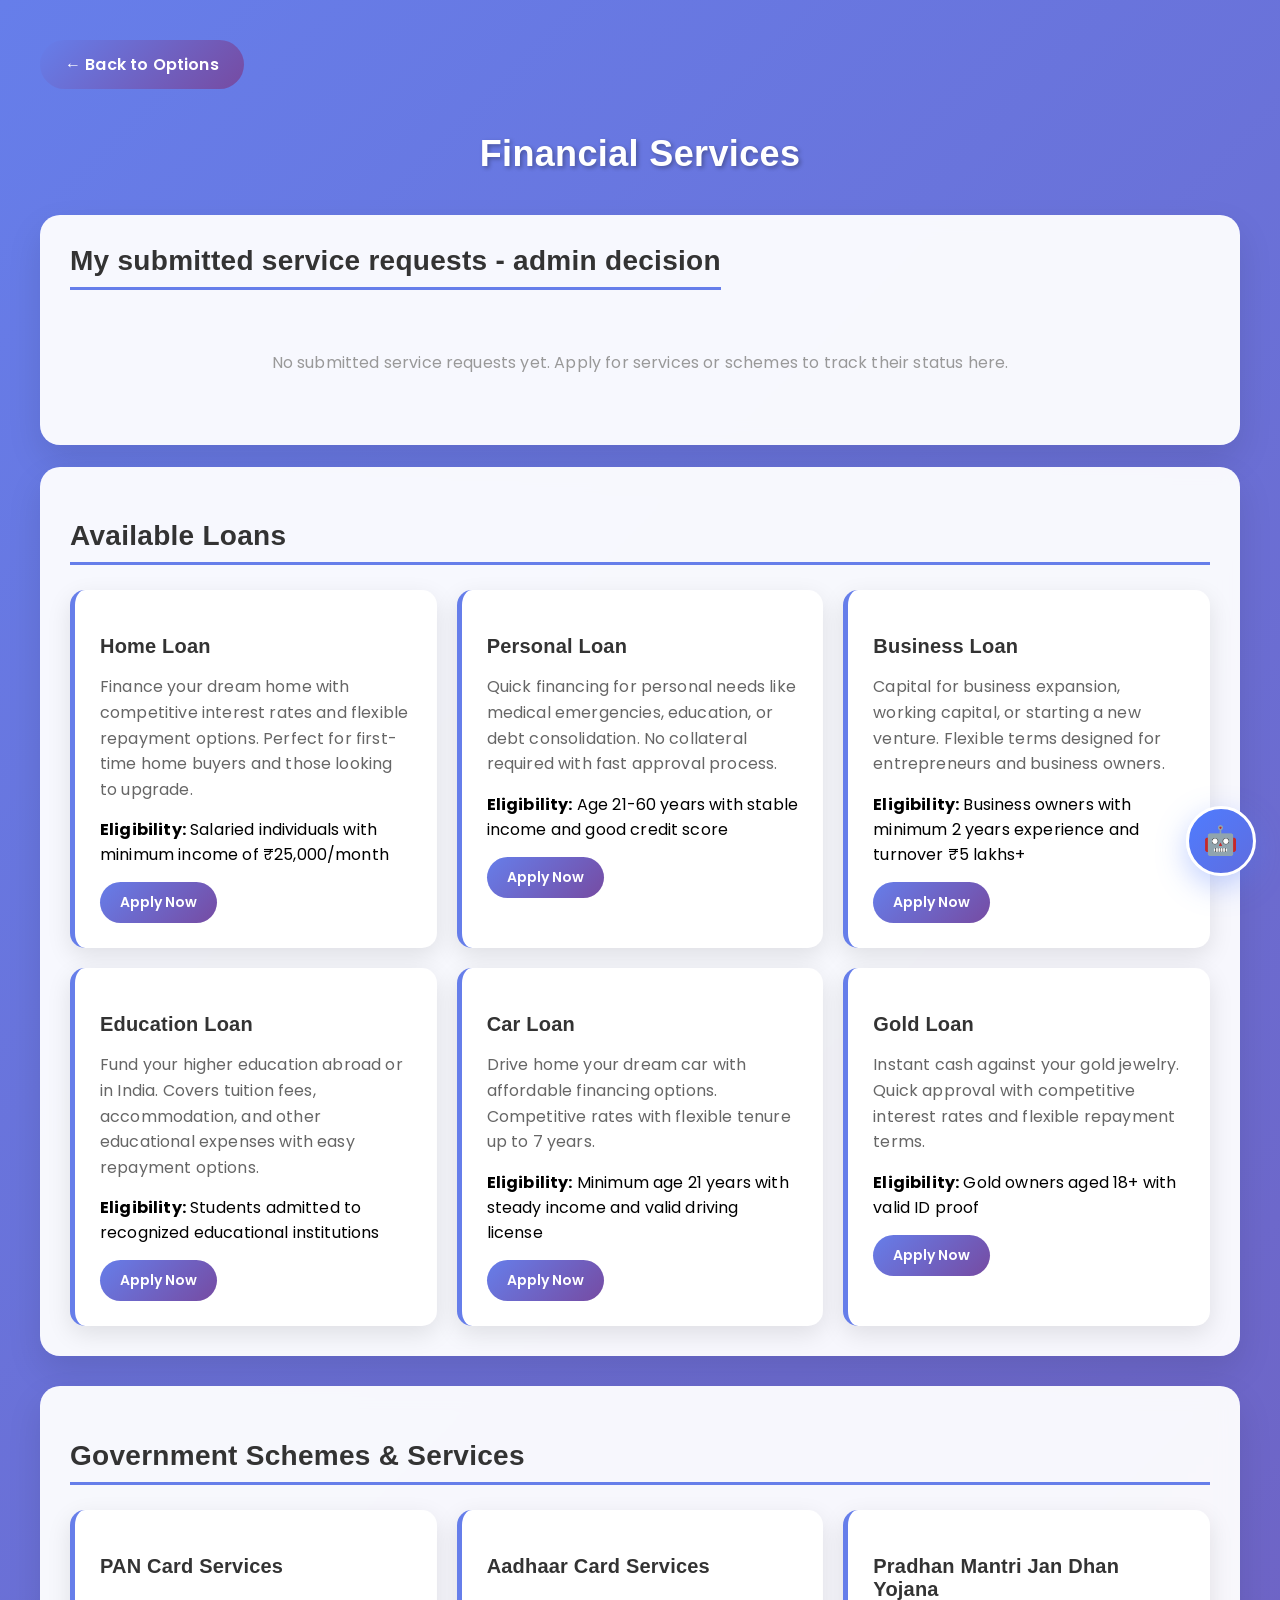
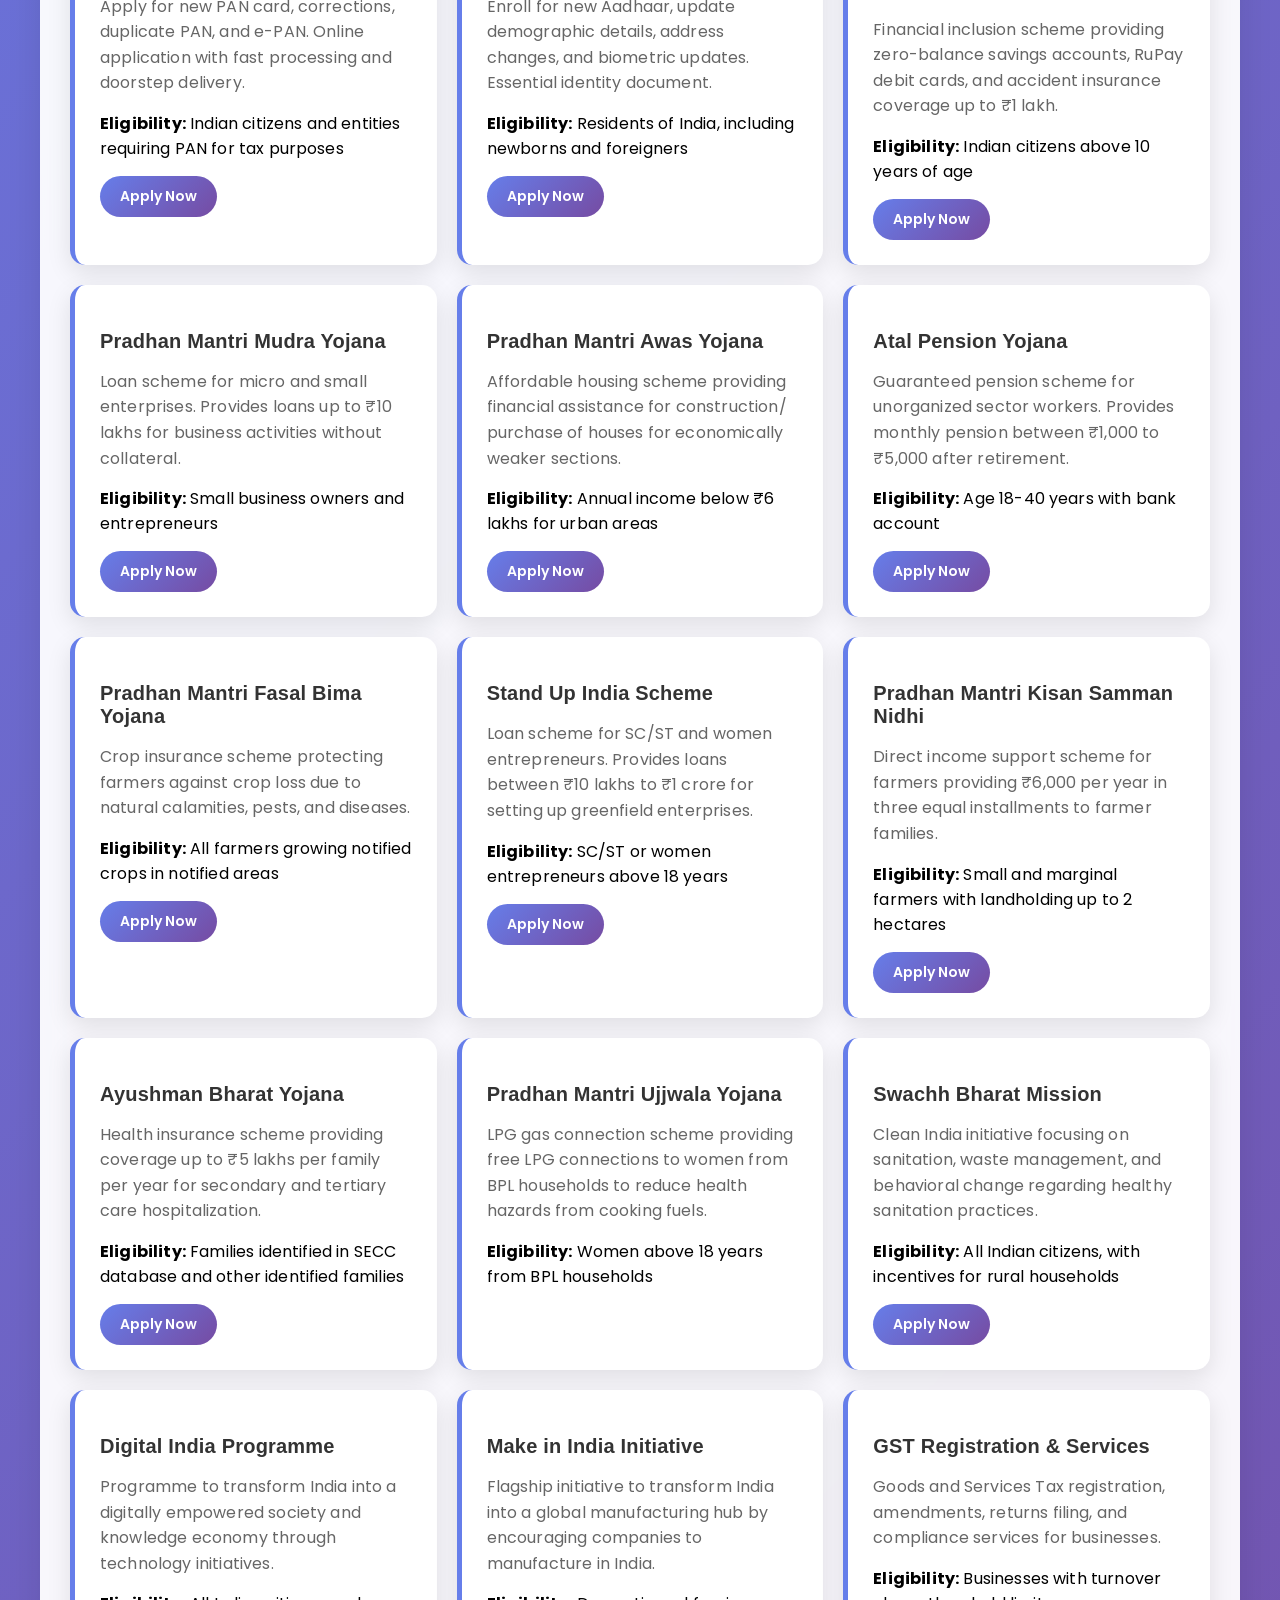
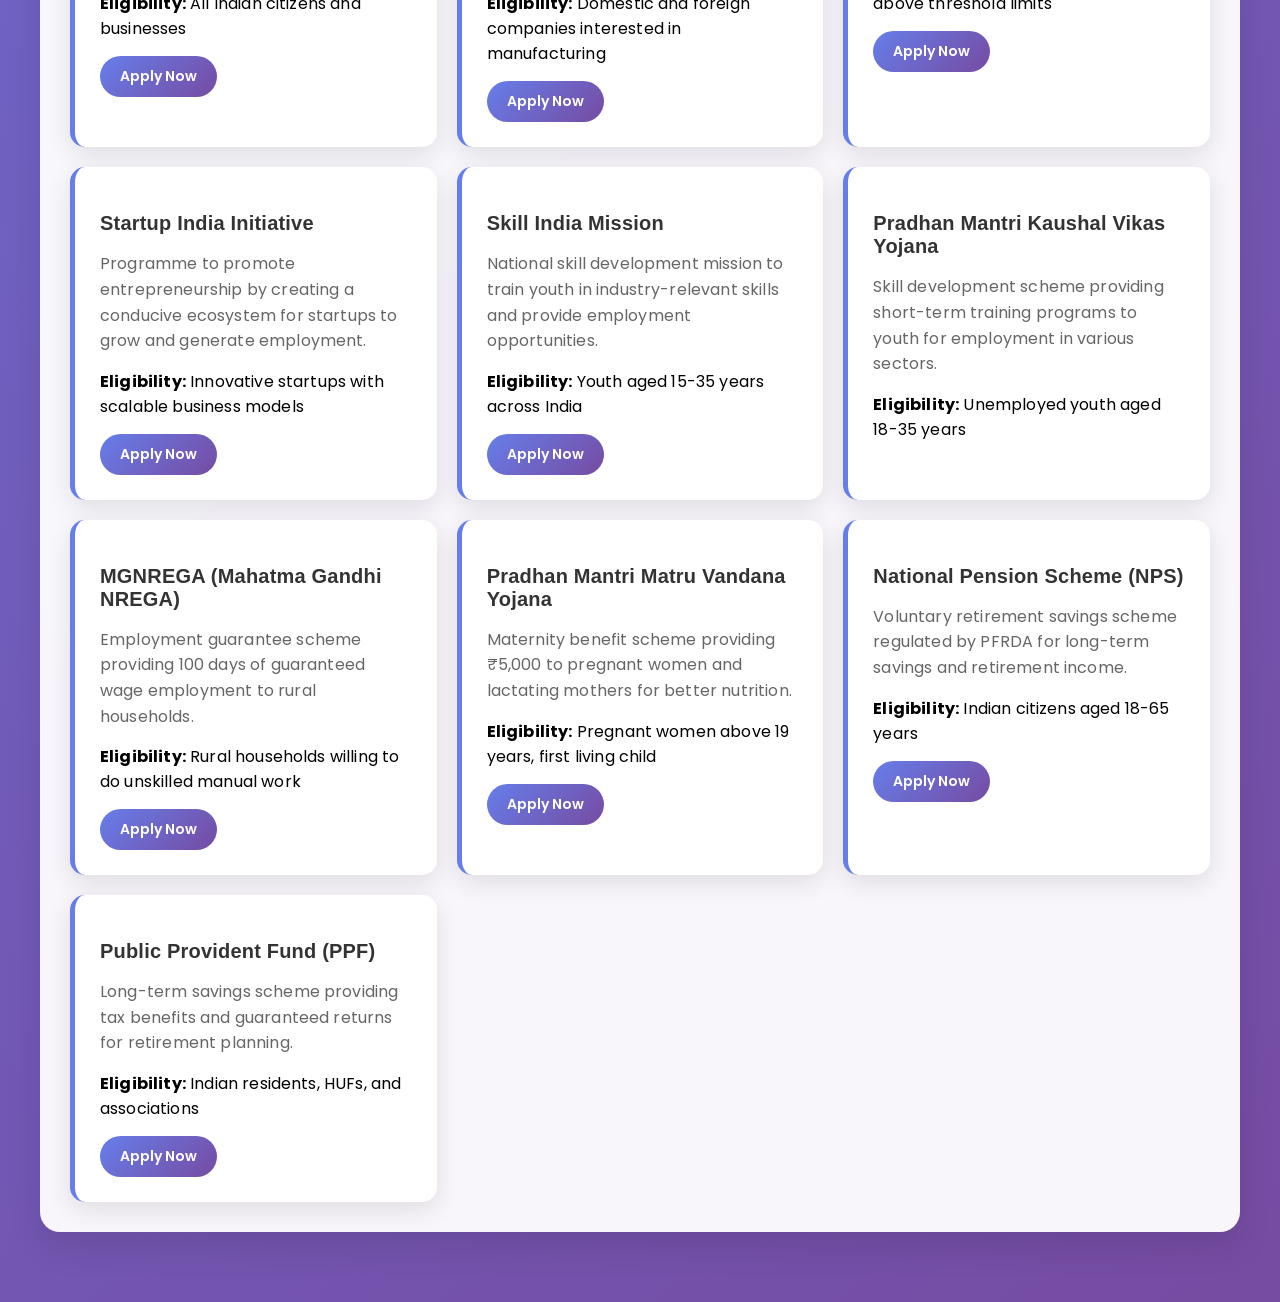
<file: AI-Based-Event-Service-Management-Portal/option2.html>
<!DOCTYPE html>
<html lang="en">
<head>
    <meta charset="UTF-8">
    <meta name="viewport" content="width=device-width, initial-scale=1.0">
    <title>Service Operations | Loans and Government Schemes</title>
    <meta name="description" content="Professional service operations portal for loans, government schemes, and guided application workflows.">
    <link rel="stylesheet" href="professional-theme.css">
    <link href="https://fonts.googleapis.com/css2?family=Poppins:wght@300;400;600&display=swap" rel="stylesheet">
    <style>
        body {
            font-family: 'Poppins', sans-serif;
            background: linear-gradient(135deg, #667eea 0%, #764ba2 100%);
            margin: 0;
            padding: 20px;
            min-height: 100vh;
        }

        .services-container {
            max-width: 1200px;
            margin: 0 auto;
            padding: 20px;
        }

        h1 {
            color: #fff;
            text-align: center;
            margin-bottom: 40px;
            font-size: 36px;
            text-shadow: 2px 2px 4px rgba(0,0,0,0.3);
        }

        .section {
            background: rgba(255, 255, 255, 0.95);
            border-radius: 20px;
            padding: 30px;
            margin-bottom: 30px;
            box-shadow: 0 15px 35px rgba(0, 0, 0, 0.1);
            backdrop-filter: blur(10px);
        }

        .section h2 {
            color: #333;
            margin-bottom: 25px;
            font-size: 28px;
            border-bottom: 3px solid #667eea;
            padding-bottom: 10px;
        }

        .loans-grid, .schemes-grid {
            display: grid;
            grid-template-columns: repeat(auto-fit, minmax(300px, 1fr));
            gap: 20px;
        }

        .loan-card, .scheme-card {
            background: #fff;
            border-radius: 15px;
            padding: 25px;
            box-shadow: 0 8px 25px rgba(0, 0, 0, 0.1);
            border-left: 5px solid #667eea;
            transition: transform 0.3s ease, box-shadow 0.3s ease;
        }

        .loan-card:hover, .scheme-card:hover {
            transform: translateY(-5px);
            box-shadow: 0 15px 35px rgba(0, 0, 0, 0.15);
        }

        .loan-card h3, .scheme-card h3 {
            color: #333;
            margin-bottom: 15px;
            font-size: 20px;
        }

        .loan-card p, .scheme-card p {
            color: #666;
            line-height: 1.6;
            margin-bottom: 15px;
        }

        .loan-card .apply-btn, .scheme-card .apply-btn {
            background: linear-gradient(135deg, #667eea 0%, #764ba2 100%);
            color: #fff;
            border: none;
            padding: 10px 20px;
            border-radius: 25px;
            font-size: 14px;
            font-weight: 600;
            cursor: pointer;
            transition: transform 0.3s ease, box-shadow 0.3s ease;
            margin-top: 15px;
        }

        .loan-card .apply-btn:hover, .scheme-card .apply-btn:hover {
            transform: scale(1.05);
            box-shadow: 0 5px 15px rgba(102, 126, 234, 0.4);
        }

        .modal {
            display: none;
            position: fixed;
            z-index: 1000;
            left: 0;
            top: 0;
            width: 100%;
            height: 100%;
            background-color: rgba(0, 0, 0, 0.7);
            backdrop-filter: blur(5px);
        }

        .modal-content {
            background-color: #fff;
            margin: 5% auto;
            padding: 30px;
            border-radius: 20px;
            box-shadow: 0 20px 40px rgba(0, 0, 0, 0.3);
            width: 90%;
            max-width: 800px;
            max-height: 80vh;
            overflow-y: auto;
        }

        .close {
            color: #aaa;
            float: right;
            font-size: 28px;
            font-weight: bold;
            cursor: pointer;
        }

        .close:hover {
            color: #667eea;
        }

        .modal h2 {
            color: #333;
            margin-bottom: 20px;
            border-bottom: 3px solid #667eea;
            padding-bottom: 10px;
        }

        .modal .details {
            line-height: 1.6;
            color: #555;
        }

        .modal .highlight {
            background: #f8f9fa;
            padding: 15px;
            border-radius: 10px;
            margin: 15px 0;
            border-left: 4px solid #667eea;
        }

        .modal .requirements {
            background: #fff3cd;
            border: 1px solid #ffeaa7;
            padding: 15px;
            border-radius: 10px;
            margin: 15px 0;
        }

        .modal .benefits {
            background: #d4edda;
            border: 1px solid #c3e6cb;
            padding: 15px;
            border-radius: 10px;
            margin: 15px 0;
        }

        .apply-form {
            background: #f8f9fa;
            padding: 20px;
            border-radius: 15px;
            margin-top: 20px;
        }

        .apply-form h3 {
            color: #333;
            margin-bottom: 15px;
        }

        .form-group {
            margin-bottom: 15px;
        }

        .form-group label {
            display: block;
            margin-bottom: 5px;
            font-weight: 600;
            color: #555;
        }

        .form-group input, .form-group select, .form-group textarea {
            width: 100%;
            padding: 10px;
            border: 2px solid #ddd;
            border-radius: 8px;
            font-size: 14px;
            transition: border-color 0.3s ease;
        }

        .form-group input:focus, .form-group select:focus, .form-group textarea:focus {
            outline: none;
            border-color: #667eea;
        }

        .submit-btn {
            background: linear-gradient(135deg, #28a745 0%, #20c997 100%);
            color: #fff;
            border: none;
            padding: 12px 30px;
            border-radius: 25px;
            font-size: 16px;
            font-weight: 600;
            cursor: pointer;
            transition: transform 0.3s ease;
            width: 100%;
        }

        .submit-btn:hover {
            transform: scale(1.02);
        }

        .sanction-box {
            background: #e8f4ff;
            border: 1px solid #b9ddff;
            border-radius: 10px;
            padding: 12px;
            margin-top: 8px;
            color: #1f4f7f;
            font-weight: 600;
        }

        .redirect-note {
            color: #4f5d75;
            font-size: 13px;
            margin-top: 8px;
        }

        .loan-meta-grid {
            display: grid;
            grid-template-columns: repeat(auto-fit, minmax(180px, 1fr));
            gap: 10px;
            margin: 12px 0;
        }

        .loan-meta-item {
            background: #f4f8ff;
            border: 1px solid #dbe8ff;
            border-radius: 10px;
            padding: 10px;
            font-size: 13px;
            color: #2f3f5f;
        }

        .bank-links {
            display: grid;
            gap: 10px;
            margin-top: 10px;
        }

        .bank-link-item {
            background: #ffffff;
            border: 1px solid #d9dfe8;
            border-radius: 10px;
            padding: 10px;
            display: flex;
            align-items: center;
            justify-content: space-between;
            gap: 12px;
            flex-wrap: wrap;
        }

        .bank-link-item a {
            text-decoration: none;
            color: #ffffff;
            background: linear-gradient(135deg, #486ef5, #5f6ddf);
            padding: 8px 12px;
            border-radius: 8px;
            font-size: 12px;
            font-weight: 600;
        }

        .loan-compare-wrap {
            margin-top: 12px;
            border: 1px solid #d8e1ef;
            border-radius: 10px;
            overflow: hidden;
            background: #ffffff;
        }

        .loan-compare-wrap h4 {
            margin: 0;
            padding: 10px 12px;
            background: #edf3ff;
            color: #27405f;
            font-size: 14px;
        }

        .loan-compare-table {
            width: 100%;
            border-collapse: collapse;
            font-size: 13px;
        }

        .loan-compare-table th,
        .loan-compare-table td {
            border-top: 1px solid #e8edf5;
            padding: 8px 10px;
            text-align: left;
        }

        .loan-compare-table th {
            background: #f7faff;
            color: #324c6c;
        }

        .emi-box {
            background: #eefaf0;
            border: 1px solid #ccead2;
            border-radius: 10px;
            padding: 12px;
            margin-top: 8px;
            color: #1f6840;
            font-weight: 600;
        }

        .back-button {
            display: inline-block;
            background: linear-gradient(135deg, #667eea 0%, #764ba2 100%);
            color: #fff;
            text-decoration: none;
            padding: 12px 25px;
            border-radius: 25px;
            margin-bottom: 20px;
            font-weight: 600;
            transition: transform 0.3s ease;
        }

        .back-button:hover {
            transform: scale(1.05);
        }

        .guide-fab {
            position: fixed;
            right: 24px;
            bottom: 24px;
            width: 64px;
            height: 64px;
            border-radius: 50%;
            background: linear-gradient(135deg, #4f7cff, #5f6ddf);
            color: #fff;
            display: flex;
            align-items: center;
            justify-content: center;
            font-size: 28px;
            cursor: pointer;
            z-index: 1200;
            border: 3px solid #fff;
            box-shadow: 0 10px 30px rgba(79, 124, 255, 0.35);
        }

        .guide-modal {
            display: none;
            position: fixed;
            inset: 0;
            background: rgba(0, 0, 0, 0.45);
            z-index: 1300;
            align-items: center;
            justify-content: center;
            padding: 16px;
        }

        .guide-modal.active {
            display: flex;
        }

        .guide-card {
            width: 100%;
            max-width: 640px;
            border-radius: 24px;
            overflow: hidden;
            background: #fff;
            box-shadow: 0 14px 36px rgba(0, 0, 0, 0.2);
        }

        .guide-head {
            background: linear-gradient(135deg, #4f7cff, #5f6ddf);
            color: #fff;
            padding: 16px 20px;
            display: flex;
            align-items: center;
            justify-content: space-between;
        }

        .guide-close {
            border: none;
            background: transparent;
            color: #fff;
            font-size: 34px;
            line-height: 1;
            cursor: pointer;
        }

        .guide-body {
            padding: 22px;
        }

        .guide-msg {
            background: #eef1f6;
            border-radius: 16px;
            padding: 14px 16px;
            margin-bottom: 16px;
            font-size: 20px;
        }

        .guide-question {
            margin: 10px 0 14px;
            font-size: 18px;
            color: #2e2e2e;
            font-weight: 600;
        }

        .guide-field {
            margin-bottom: 12px;
        }

        .guide-field label {
            display: block;
            margin-bottom: 6px;
            color: #666;
            font-size: 16px;
        }

        .guide-field input,
        .guide-field select,
        .guide-field textarea {
            width: 100%;
            box-sizing: border-box;
            padding: 11px 12px;
            border: 2px solid #d7d9df;
            border-radius: 10px;
            font-size: 16px;
            font-family: inherit;
        }

        .guide-submit {
            margin-top: 10px;
            width: 100%;
            border: none;
            border-radius: 14px;
            background: linear-gradient(135deg, #4f7cff, #5f6ddf);
            color: #fff;
            padding: 13px;
            font-size: 18px;
            cursor: pointer;
            font-weight: 600;
        }

        .guide-help {
            margin: 0 0 12px;
            color: #5a5f6a;
            font-size: 14px;
            line-height: 1.45;
        }

        .my-service-status-item {
            background: #f9fafb;
            border: 1px solid #e5e7eb;
            border-left: 4px solid #667eea;
            border-radius: 10px;
            padding: 12px 14px;
            font-size: 13px;
            margin-bottom: 10px;
        }

        .my-service-status-item.approved {
            background: #d1fae5;
            border-left-color: #065f46;
        }

        .my-service-status-item.disapproved {
            background: #fee2e2;
            border-left-color: #991b1b;
        }

        .my-service-status-item.pending {
            background: #fef9c3;
            border-left-color: #854d0e;
        }

        .my-service-status-badge {
            display: inline-block;
            margin-top: 5px;
            margin-right: 5px;
            padding: 3px 10px;
            border-radius: 999px;
            font-size: 11px;
            font-weight: 800;
            text-transform: uppercase;
        }

        .my-service-status-badge.approved {
            background: #065f46;
            color: #fff;
        }

        .my-service-status-badge.disapproved {
            background: #991b1b;
            color: #fff;
        }

        .my-service-status-badge.pending {
            background: #854d0e;
            color: #fff;
        }

        .my-service-status-timestamp {
            display: block;
            margin-top: 5px;
            font-size: 10px;
            color: #6b7280;
        }

        @media (max-width: 768px) {
            .services-container {
                padding: 10px;
            }
            h1 {
                font-size: 28px;
            }
            .section {
                padding: 20px;
            }
            .loans-grid, .schemes-grid {
                grid-template-columns: 1fr;
            }
        }
    </style>
</head>
<body>
    <div class="services-container">
        <a href="options.html" class="back-button">← Back to Options</a>
        <h1>Financial Services</h1>

        <div class="section" style="margin-bottom: 22px;">
            <div style="display: flex; justify-content: space-between; align-items: center; margin-bottom: 20px;">
                <h2 style="margin: 0;">My submitted service requests - admin decision</h2>
            </div>
            <div id="myServiceStatusPanel" style="display: none;">
                <div id="myServiceStatusList"></div>
            </div>
            <div id="noServiceStatus" style="text-align: center; color: #999; padding: 40px 20px;">
                No submitted service requests yet. Apply for services or schemes to track their status here.
            </div>
        </div>

        <div class="section" id="loansSection">
            <h2>Available Loans</h2>
            <div class="loans-grid">
                <div class="loan-card">
                    <h3>Home Loan</h3>
                    <p>Finance your dream home with competitive interest rates and flexible repayment options. Perfect for first-time home buyers and those looking to upgrade.</p>
                    <div class="eligibility">
                        <strong>Eligibility:</strong> Salaried individuals with minimum income of ₹25,000/month
                    </div>
                    <button class="apply-btn" onclick="openLoanModal('Home Loan')">Apply Now</button>
                </div>

                <div class="loan-card">
                    <h3>Personal Loan</h3>
                    <p>Quick financing for personal needs like medical emergencies, education, or debt consolidation. No collateral required with fast approval process.</p>
                    <div class="eligibility">
                        <strong>Eligibility:</strong> Age 21-60 years with stable income and good credit score
                    </div>
                    <button class="apply-btn" onclick="openLoanModal('Personal Loan')">Apply Now</button>
                </div>

                <div class="loan-card">
                    <h3>Business Loan</h3>
                    <p>Capital for business expansion, working capital, or starting a new venture. Flexible terms designed for entrepreneurs and business owners.</p>
                    <div class="eligibility">
                        <strong>Eligibility:</strong> Business owners with minimum 2 years experience and turnover ₹5 lakhs+
                    </div>
                    <button class="apply-btn" onclick="openLoanModal('Business Loan')">Apply Now</button>
                </div>

                <div class="loan-card">
                    <h3>Education Loan</h3>
                    <p>Fund your higher education abroad or in India. Covers tuition fees, accommodation, and other educational expenses with easy repayment options.</p>
                    <div class="eligibility">
                        <strong>Eligibility:</strong> Students admitted to recognized educational institutions
                    </div>
                    <button class="apply-btn" onclick="openLoanModal('Education Loan')">Apply Now</button>
                </div>

                <div class="loan-card">
                    <h3>Car Loan</h3>
                    <p>Drive home your dream car with affordable financing options. Competitive rates with flexible tenure up to 7 years.</p>
                    <div class="eligibility">
                        <strong>Eligibility:</strong> Minimum age 21 years with steady income and valid driving license
                    </div>
                    <button class="apply-btn" onclick="openLoanModal('Car Loan')">Apply Now</button>
                </div>

                <div class="loan-card">
                    <h3>Gold Loan</h3>
                    <p>Instant cash against your gold jewelry. Quick approval with competitive interest rates and flexible repayment terms.</p>
                    <div class="eligibility">
                        <strong>Eligibility:</strong> Gold owners aged 18+ with valid ID proof
                    </div>
                    <button class="apply-btn" onclick="openLoanModal('Gold Loan')">Apply Now</button>
                </div>
            </div>
        </div>

        <div class="section" id="schemesSection">
            <h2>Government Schemes & Services</h2>
            <div class="schemes-grid">
                <div class="scheme-card">
                    <h3>PAN Card Services</h3>
                    <p>Apply for new PAN card, corrections, duplicate PAN, and e-PAN. Online application with fast processing and doorstep delivery.</p>
                    <div class="eligibility">
                        <strong>Eligibility:</strong> Indian citizens and entities requiring PAN for tax purposes
                    </div>
                    <button class="apply-btn" onclick="openSchemeModal('PAN Card Services')">Apply Now</button>
                </div>

                <div class="scheme-card">
                    <h3>Aadhaar Card Services</h3>
                    <p>Enroll for new Aadhaar, update demographic details, address changes, and biometric updates. Essential identity document.</p>
                    <div class="eligibility">
                        <strong>Eligibility:</strong> Residents of India, including newborns and foreigners
                    </div>
                    <button class="apply-btn" onclick="openSchemeModal('Aadhaar Card Services')">Apply Now</button>
                </div>

                <div class="scheme-card">
                    <h3>Pradhan Mantri Jan Dhan Yojana</h3>
                    <p>Financial inclusion scheme providing zero-balance savings accounts, RuPay debit cards, and accident insurance coverage up to ₹1 lakh.</p>
                    <div class="eligibility">
                        <strong>Eligibility:</strong> Indian citizens above 10 years of age
                    </div>
                    <button class="apply-btn" onclick="openSchemeModal('Pradhan Mantri Jan Dhan Yojana')">Apply Now</button>
                </div>

                <div class="scheme-card">
                    <h3>Pradhan Mantri Mudra Yojana</h3>
                    <p>Loan scheme for micro and small enterprises. Provides loans up to ₹10 lakhs for business activities without collateral.</p>
                    <div class="eligibility">
                        <strong>Eligibility:</strong> Small business owners and entrepreneurs
                    </div>
                    <button class="apply-btn" onclick="openSchemeModal('Pradhan Mantri Mudra Yojana')">Apply Now</button>
                </div>

                <div class="scheme-card">
                    <h3>Pradhan Mantri Awas Yojana</h3>
                    <p>Affordable housing scheme providing financial assistance for construction/ purchase of houses for economically weaker sections.</p>
                    <div class="eligibility">
                        <strong>Eligibility:</strong> Annual income below ₹6 lakhs for urban areas
                    </div>
                    <button class="apply-btn" onclick="openSchemeModal('Pradhan Mantri Awas Yojana')">Apply Now</button>
                </div>

                <div class="scheme-card">
                    <h3>Atal Pension Yojana</h3>
                    <p>Guaranteed pension scheme for unorganized sector workers. Provides monthly pension between ₹1,000 to ₹5,000 after retirement.</p>
                    <div class="eligibility">
                        <strong>Eligibility:</strong> Age 18-40 years with bank account
                    </div>
                    <button class="apply-btn" onclick="openSchemeModal('Atal Pension Yojana')">Apply Now</button>
                </div>

                <div class="scheme-card">
                    <h3>Pradhan Mantri Fasal Bima Yojana</h3>
                    <p>Crop insurance scheme protecting farmers against crop loss due to natural calamities, pests, and diseases.</p>
                    <div class="eligibility">
                        <strong>Eligibility:</strong> All farmers growing notified crops in notified areas
                    </div>
                    <button class="apply-btn" onclick="openSchemeModal('Pradhan Mantri Fasal Bima Yojana')">Apply Now</button>
                </div>

                <div class="scheme-card">
                    <h3>Stand Up India Scheme</h3>
                    <p>Loan scheme for SC/ST and women entrepreneurs. Provides loans between ₹10 lakhs to ₹1 crore for setting up greenfield enterprises.</p>
                    <div class="eligibility">
                        <strong>Eligibility:</strong> SC/ST or women entrepreneurs above 18 years
                    </div>
                    <button class="apply-btn" onclick="openSchemeModal('Stand Up India Scheme')">Apply Now</button>
                </div>

                <div class="scheme-card">
                    <h3>Pradhan Mantri Kisan Samman Nidhi</h3>
                    <p>Direct income support scheme for farmers providing ₹6,000 per year in three equal installments to farmer families.</p>
                    <div class="eligibility">
                        <strong>Eligibility:</strong> Small and marginal farmers with landholding up to 2 hectares
                    </div>
                    <button class="apply-btn" onclick="openSchemeModal('Pradhan Mantri Kisan Samman Nidhi')">Apply Now</button>
                </div>

                <div class="scheme-card">
                    <h3>Ayushman Bharat Yojana</h3>
                    <p>Health insurance scheme providing coverage up to ₹5 lakhs per family per year for secondary and tertiary care hospitalization.</p>
                    <div class="eligibility">
                        <strong>Eligibility:</strong> Families identified in SECC database and other identified families
                    </div>
                    <button class="apply-btn" onclick="openSchemeModal('Ayushman Bharat Yojana')">Apply Now</button>
                </div>

                <div class="scheme-card">
                    <h3>Pradhan Mantri Ujjwala Yojana</h3>
                    <p>LPG gas connection scheme providing free LPG connections to women from BPL households to reduce health hazards from cooking fuels.</p>
                    <div class="eligibility">
                        <strong>Eligibility:</strong> Women above 18 years from BPL households
                    </div>
                </div>

                <div class="scheme-card">
                    <h3>Swachh Bharat Mission</h3>
                    <p>Clean India initiative focusing on sanitation, waste management, and behavioral change regarding healthy sanitation practices.</p>
                    <div class="eligibility">
                        <strong>Eligibility:</strong> All Indian citizens, with incentives for rural households
                    </div>
                    <button class="apply-btn" onclick="openSchemeModal('Swachh Bharat Mission')">Apply Now</button>
                </div>

                <div class="scheme-card">
                    <h3>Digital India Programme</h3>
                    <p>Programme to transform India into a digitally empowered society and knowledge economy through technology initiatives.</p>
                    <div class="eligibility">
                        <strong>Eligibility:</strong> All Indian citizens and businesses
                    </div>
                    <button class="apply-btn" onclick="openSchemeModal('Digital India Programme')">Apply Now</button>
                </div>

                <div class="scheme-card">
                    <h3>Make in India Initiative</h3>
                    <p>Flagship initiative to transform India into a global manufacturing hub by encouraging companies to manufacture in India.</p>
                    <div class="eligibility">
                        <strong>Eligibility:</strong> Domestic and foreign companies interested in manufacturing
                    </div>
                    <button class="apply-btn" onclick="openSchemeModal('Make in India Initiative')">Apply Now</button>
                </div>

                <div class="scheme-card">
                    <h3>GST Registration & Services</h3>
                    <p>Goods and Services Tax registration, amendments, returns filing, and compliance services for businesses.</p>
                    <div class="eligibility">
                        <strong>Eligibility:</strong> Businesses with turnover above threshold limits
                    </div>
                    <button class="apply-btn" onclick="openSchemeModal('GST Registration & Services')">Apply Now</button>
                </div>

                <div class="scheme-card">
                    <h3>Startup India Initiative</h3>
                    <p>Programme to promote entrepreneurship by creating a conducive ecosystem for startups to grow and generate employment.</p>
                    <div class="eligibility">
                        <strong>Eligibility:</strong> Innovative startups with scalable business models
                    </div>
                    <button class="apply-btn" onclick="openSchemeModal('Startup India Initiative')">Apply Now</button>
                </div>

                <div class="scheme-card">
                    <h3>Skill India Mission</h3>
                    <p>National skill development mission to train youth in industry-relevant skills and provide employment opportunities.</p>
                    <div class="eligibility">
                        <strong>Eligibility:</strong> Youth aged 15-35 years across India
                    </div>
                    <button class="apply-btn" onclick="openSchemeModal('Skill India Mission')">Apply Now</button>
                </div>

                <div class="scheme-card">
                    <h3>Pradhan Mantri Kaushal Vikas Yojana</h3>
                    <p>Skill development scheme providing short-term training programs to youth for employment in various sectors.</p>
                    <div class="eligibility">
                        <strong>Eligibility:</strong> Unemployed youth aged 18-35 years
                    </div>
                </div>

                <div class="scheme-card">
                    <h3>MGNREGA (Mahatma Gandhi NREGA)</h3>
                    <p>Employment guarantee scheme providing 100 days of guaranteed wage employment to rural households.</p>
                    <div class="eligibility">
                        <strong>Eligibility:</strong> Rural households willing to do unskilled manual work
                    </div>
                    <button class="apply-btn" onclick="openSchemeModal('MGNREGA (Mahatma Gandhi NREGA)')">Apply Now</button>
                </div>

                <div class="scheme-card">
                    <h3>Pradhan Mantri Matru Vandana Yojana</h3>
                    <p>Maternity benefit scheme providing ₹5,000 to pregnant women and lactating mothers for better nutrition.</p>
                    <div class="eligibility">
                        <strong>Eligibility:</strong> Pregnant women above 19 years, first living child
                    </div>
                    <button class="apply-btn" onclick="openSchemeModal('Pradhan Mantri Matru Vandana Yojana')">Apply Now</button>
                </div>

                <div class="scheme-card">
                    <h3>National Pension Scheme (NPS)</h3>
                    <p>Voluntary retirement savings scheme regulated by PFRDA for long-term savings and retirement income.</p>
                    <div class="eligibility">
                        <strong>Eligibility:</strong> Indian citizens aged 18-65 years
                    </div>
                    <button class="apply-btn" onclick="openSchemeModal('National Pension Scheme (NPS)')">Apply Now</button>
                </div>

                <div class="scheme-card">
                    <h3>Public Provident Fund (PPF)</h3>
                    <p>Long-term savings scheme providing tax benefits and guaranteed returns for retirement planning.</p>
                    <div class="eligibility">
                        <strong>Eligibility:</strong> Indian residents, HUFs, and associations
                    </div>
                    <button class="apply-btn" onclick="openSchemeModal('Public Provident Fund (PPF)')">Apply Now</button>
                </div>
            </div>
        </div>
    </div>

    <!-- Modal for detailed information and application -->
    <div id="schemeModal" class="modal">
        <div class="modal-content">
            <span class="close" onclick="closeModal()">&times;</span>
            <h2 id="modalTitle">Scheme Details</h2>
            <div class="details" id="modalContent"></div>
            <div class="apply-form" id="applicationForm" style="display: none;">
                <h3>Apply for this Service</h3>
                <form id="serviceApplicationForm">
                    <div class="form-group">
                        <label for="applicantName">Full Name:</label>
                        <input type="text" id="applicantName" name="applicantName" required>
                    </div>
                    <div class="form-group">
                        <label for="applicantEmail">Email:</label>
                        <input type="email" id="applicantEmail" name="applicantEmail" required>
                    </div>
                    <div class="form-group">
                        <label for="applicantPhone">Phone Number:</label>
                        <input type="tel" id="applicantPhone" name="applicantPhone" required>
                    </div>
                    <div class="form-group">
                        <label for="applicantAddress">Address:</label>
                        <textarea id="applicantAddress" name="applicantAddress" rows="3" required></textarea>
                    </div>
                    <div class="form-group">
                        <label for="applicationType">Application Type:</label>
                        <select id="applicationType" name="applicationType" required>
                            <option value="">Select Type</option>
                            <option value="new">New Application</option>
                            <option value="renewal">Renewal</option>
                            <option value="correction">Correction/Update</option>
                        </select>
                    </div>
                    <div class="form-group">
                        <label for="additionalInfo">Additional Information:</label>
                        <textarea id="additionalInfo" name="additionalInfo" rows="3" placeholder="Any additional details..."></textarea>
                    </div>
                    <div class="form-group" id="salaryGroup" style="display: none;">
                        <label for="applicantSalary">Monthly Salary (INR):</label>
                        <input type="number" id="applicantSalary" name="applicantSalary" min="0" step="1000" placeholder="Enter your monthly salary">
                        <div id="salarySanctionResult" class="sanction-box" style="display: none;"></div>
                        <p class="redirect-note">For loan services, you will be redirected to the bank application website after submission.</p>
                    </div>
                    <div class="form-group" id="bankGroup" style="display: none;">
                        <label for="loanBank">Select Bank:</label>
                        <select id="loanBank" name="loanBank">
                            <option value="">Select Bank</option>
                        </select>
                    </div>
                    <div class="form-group" id="tenureGroup" style="display: none;">
                        <label for="loanTenure">Select Repayment Tenure:</label>
                        <select id="loanTenure" name="loanTenure">
                            <option value="">Select Tenure</option>
                        </select>
                        <div id="emiResult" class="emi-box" style="display: none;"></div>
                    </div>
                    <div class="form-group" id="compareGroup" style="display: none;">
                        <div class="loan-compare-wrap">
                            <h4>Compare Banks (Rate and EMI)</h4>
                            <table class="loan-compare-table">
                                <thead>
                                    <tr>
                                        <th>Bank</th>
                                        <th>Interest Rate</th>
                                        <th>Max Tenure</th>
                                        <th>Estimated EMI</th>
                                    </tr>
                                </thead>
                                <tbody id="bankCompareBody">
                                    <tr>
                                        <td colspan="4">Enter salary and tenure to view comparison.</td>
                                    </tr>
                                </tbody>
                            </table>
                        </div>
                    </div>
                    <div class="form-group" id="schemePortalGroup" style="display: none;">
                        <label for="schemePortal">Select Official Service Portal:</label>
                        <select id="schemePortal" name="schemePortal">
                            <option value="">Select Portal</option>
                        </select>
                        <p class="redirect-note">After submission, you will be redirected to the selected official service portal.</p>
                    </div>
                    <button type="submit" class="submit-btn">Submit Application</button>
                </form>
            </div>
        </div>
    </div>

    <div id="serviceGuideFab" class="guide-fab" title="Open Service AI Assistant">🤖</div>

    <div id="serviceGuideModal" class="guide-modal">
        <div class="guide-card">
            <div class="guide-head">
                <strong>Service AI Assistant</strong>
                <button id="serviceGuideClose" class="guide-close" type="button">×</button>
            </div>
            <div class="guide-body">
                <div class="guide-msg">Hello! How can I help you today?</div>
                <div id="serviceGuideQuestion" class="guide-question"></div>
                <form id="serviceGuideForm"></form>
            </div>
        </div>
    </div>

    <script>
        // Scheme details database
        const schemeDetails = {
            // Loans
            "Home Loan": {
                description: "Home loans are designed to help you purchase or construct your dream home with competitive interest rates and flexible repayment options.",
                benefits: "• Interest rates starting from 6.5% p.a.\n• Loan amount up to ₹5 crores\n• Repayment tenure up to 30 years\n• Tax benefits under Section 80C and 24(b)",
                requirements: "• Age: 21-65 years\n• Minimum monthly income: ₹25,000\n• Credit score: 650+\n• Employment stability: 2+ years",
                process: "1. Online application\n2. Document verification\n3. Property valuation\n4. Loan sanction\n5. Disbursement"
            },
            "Personal Loan": {
                description: "Personal loans provide quick financing for personal needs without requiring collateral or detailed documentation.",
                benefits: "• Instant approval\n• No collateral required\n• Flexible usage\n• Quick disbursal within 24 hours",
                requirements: "• Age: 21-60 years\n• Monthly income: ₹15,000+\n• Credit score: 650+\n• Employment: Salaried/Self-employed",
                process: "1. Online application\n2. Basic document submission\n3. Credit check\n4. Instant approval\n5. Fund transfer"
            },
            "Business Loan": {
                description: "Business loans help entrepreneurs expand their operations, purchase equipment, or manage working capital requirements.",
                benefits: "• Higher loan amounts\n• Flexible repayment\n• Business growth support\n• Tax benefits",
                requirements: "• Business vintage: 2+ years\n• Annual turnover: ₹5 lakhs+\n• Profitability proof\n• Business plan",
                process: "1. Business profile assessment\n2. Financial statement review\n3. Collateral evaluation\n4. Loan sanction\n5. Disbursement"
            },
            "Education Loan": {
                description: "Education loans cover tuition fees, accommodation, and other educational expenses for higher studies in India and abroad.",
                benefits: "• Covers up to 100% of expenses\n• Moratorium period during study\n• Easy repayment options\n• Tax benefits",
                requirements: "• Admission letter from institution\n• Academic records\n• Income proof of co-applicant\n• Collateral for higher amounts",
                process: "1. Admission confirmation\n2. Loan application\n3. Document verification\n4. Loan disbursement\n5. Repayment after course completion"
            },
            "Car Loan": {
                description: "Car loans help you purchase your dream vehicle with affordable EMI options and competitive interest rates.",
                benefits: "• 100% financing available\n• Flexible tenure up to 7 years\n• Quick approval\n• Doorstep service",
                requirements: "• Age: 21+ years\n• Monthly income: ₹20,000+\n• Valid driving license\n• Residence proof",
                process: "1. Vehicle selection\n2. Loan application\n3. Document submission\n4. Vehicle verification\n5. Loan disbursement"
            },
            "Gold Loan": {
                description: "Gold loans provide instant cash against your gold jewelry with competitive interest rates and flexible repayment terms.",
                benefits: "• Instant cash\n• Low interest rates\n• Flexible tenure\n• No hidden charges\n• Gold remains secure",
                requirements: "• 18+ years age\n• Valid ID proof\n• Gold jewelry ownership\n• Purity certificate preferred",
                process: "1. Gold assessment\n2. Loan amount calculation\n3. Document verification\n4. Loan disbursement\n5. Gold storage"
            },

            // Government Schemes
            "PAN Card Services": {
                description: "PAN card is essential for tax purposes. We help with new PAN applications, corrections, duplicate PAN, and e-PAN services.",
                benefits: "• Fast processing (15-20 days)\n• Online application facility\n• Doorstep delivery\n• 24/7 helpline support",
                requirements: "• Valid ID proof\n• Address proof\n• Date of birth proof\n• Recent photograph",
                process: "1. Online application\n2. Document upload\n3. Payment\n4. Processing\n5. Card delivery"
            },
            "Aadhaar Card Services": {
                description: "Aadhaar is your unique identity number. We assist with enrollment, updates, corrections, and biometric changes.",
                benefits: "• Free service\n• Digital identity\n• Link with bank accounts\n• Access to government services",
                requirements: "• Indian citizenship\n• Basic demographic details\n• Biometric information\n• Mobile number",
                process: "1. Visit enrollment center\n2. Biometric capture\n3. Document verification\n4. Aadhaar generation\n5. Card collection"
            },
            "Pradhan Mantri Jan Dhan Yojana": {
                description: "Financial inclusion scheme providing banking services to unbanked citizens with zero-balance accounts.",
                benefits: "• Zero balance account\n• RuPay debit card\n• ₹1 lakh accident insurance\n• ₹30,000 life insurance\n• Direct benefit transfers",
                requirements: "• Indian citizen\n• Age: 10+ years\n• Valid ID proof\n• Address proof",
                process: "1. Visit bank branch\n2. Account opening\n3. Document submission\n4. Debit card issuance\n5. Insurance coverage activation"
            },
            "Pradhan Mantri Mudra Yojana": {
                description: "Loan scheme for micro enterprises providing loans up to ₹10 lakhs without collateral for business activities.",
                benefits: "• Loans up to ₹10 lakhs\n• No collateral required\n• Low interest rates\n• Flexible repayment\n• Business development support",
                requirements: "• Indian citizen\n• Age: 18+ years\n• Business plan\n• Income proof\n• Identity proof",
                process: "1. Bank visit\n2. Application submission\n3. Business plan review\n4. Loan sanction\n5. Fund disbursement"
            },
            "Pradhan Mantri Awas Yojana": {
                description: "Affordable housing scheme providing financial assistance for home construction/purchase for economically weaker sections.",
                benefits: "• Interest subsidy up to ₹2.67 lakhs\n• Credit linked subsidy\n• Affordable housing\n• Quality construction",
                requirements: "• Annual income below ₹6 lakhs (urban)\n• No pucca house ownership\n• Valid ID proof\n• Address proof",
                process: "1. PMAY registration\n2. Beneficiary selection\n3. Loan application\n4. Subsidy calculation\n5. Construction/purchase support"
            },
            "Atal Pension Yojana": {
                description: "Pension scheme for unorganized sector workers providing guaranteed monthly pension after retirement.",
                benefits: "• Guaranteed pension ₹1,000-₹5,000/month\n• Government contribution\n• Flexible contribution amounts\n• Tax benefits",
                requirements: "• Age: 18-40 years\n• Bank account\n• Aadhaar card\n• Mobile number",
                process: "1. Bank account opening\n2. APY registration\n3. Contribution setup\n4. Monthly deductions\n5. Pension activation at 60"
            },
            "Pradhan Mantri Fasal Bima Yojana": {
                description: "Crop insurance scheme protecting farmers against crop loss due to natural calamities, pests, and diseases.",
                benefits: "• Comprehensive risk coverage\n• Low premium rates\n• Quick claim settlement\n• Prevents farmer distress",
                requirements: "• Land ownership documents\n• Crop sowing details\n• Bank account\n• Aadhaar card",
                process: "1. Seasonal enrollment\n2. Premium payment\n3. Crop monitoring\n4. Loss assessment\n5. Claim disbursement"
            },
            "Stand Up India Scheme": {
                description: "Loan scheme for SC/ST and women entrepreneurs providing loans between ₹10 lakhs to ₹1 crore for greenfield enterprises.",
                benefits: "• Loans ₹10 lakhs to ₹1 crore\n• Composite loan facility\n• Interest subsidy\n• Entrepreneurship development",
                requirements: "• SC/ST or women entrepreneur\n• Age: 18+ years\n• Project report\n• Business plan\n• Collateral for higher amounts",
                process: "1. Project identification\n2. Application submission\n3. Project evaluation\n4. Loan sanction\n5. Business establishment support"
            },
            "Pradhan Mantri Kisan Samman Nidhi": {
                description: "Direct income support scheme providing ₹6,000 per year to farmer families in three equal installments.",
                benefits: "• ₹6,000 annual income support\n• Direct bank transfer\n• No intermediaries\n• Financial security for farmers",
                requirements: "• Landholding up to 2 hectares\n• Ownership documents\n• Aadhaar linked bank account\n• Farmer identification",
                process: "1. Self-declaration\n2. Database verification\n3. Beneficiary selection\n4. Bank account seeding\n5. Direct benefit transfer"
            },
            "Ayushman Bharat Yojana": {
                description: "Health insurance scheme providing coverage up to ₹5 lakhs per family for secondary and tertiary care hospitalization.",
                benefits: "• ₹5 lakhs coverage per family\n• 1,350+ medical packages\n• Cashless treatment\n• No deductibles\n• Pre-existing disease coverage",
                requirements: "• SECC database family\n• Deprivation criteria\n• Valid ID proof\n• Family details",
                process: "1. Eligibility check\n2. e-card generation\n3. Hospital network\n4. Cashless treatment\n5. Claim settlement"
            },
            "Pradhan Mantri Ujjwala Yojana": {
                description: "LPG gas connection scheme providing free connections to BPL households to reduce health hazards from cooking fuels.",
                benefits: "• Free LPG connection\n• First refill at subsidized rate\n• Safety training\n• Health benefits\n• Financial savings",
                requirements: "• BPL household\n• Woman above 18 years\n• Valid ID proof\n• Address proof",
                process: "1. Beneficiary identification\n2. Application submission\n3. Connection installation\n4. Safety training\n5. Refill distribution"
            },
            "Swachh Bharat Mission": {
                description: "Clean India initiative focusing on sanitation, waste management, and behavioral change for healthy sanitation practices.",
                benefits: "• Improved health outcomes\n• Environmental protection\n• Government incentives\n• Community development",
                requirements: "• Indian citizen\n• Local resident\n• Willingness to participate\n• Follow guidelines",
                process: "1. Awareness programs\n2. Toilet construction\n3. Waste management\n4. Behavioral change\n5. Monitoring and evaluation"
            },
            "Digital India Programme": {
                description: "Programme to transform India into a digitally empowered society through technology initiatives and digital infrastructure.",
                benefits: "• Digital literacy\n• Online services access\n• Technology adoption\n• Economic opportunities",
                requirements: "• Indian citizen\n• Basic education\n• Access to digital devices\n• Internet connectivity",
                process: "1. Digital literacy training\n2. Service adoption\n3. Technology integration\n4. Skill development\n5. Continuous learning"
            },
            "Make in India Initiative": {
                description: "Flagship initiative to transform India into a global manufacturing hub by encouraging domestic and foreign companies.",
                benefits: "• Investment opportunities\n• Job creation\n• Technology transfer\n• Economic growth\n• Global competitiveness",
                requirements: "• Business entity\n• Manufacturing project\n• Investment capacity\n• Regulatory compliance",
                process: "1. Project proposal\n2. Investment approval\n3. Land allocation\n4. Infrastructure setup\n5. Manufacturing operations"
            },
            "GST Registration & Services": {
                description: "Goods and Services Tax registration, amendments, returns filing, and compliance services for businesses.",
                benefits: "• Simplified tax system\n• Input tax credit\n• Online compliance\n• Professional assistance\n• Penalty avoidance",
                requirements: "• Business registration\n• Turnover above threshold\n• Valid documents\n• Business address",
                process: "1. Eligibility check\n2. Application submission\n3. Document verification\n4. GSTIN generation\n5. Compliance setup"
            },
            "Startup India Initiative": {
                description: "Programme to promote entrepreneurship by creating a conducive ecosystem for startups to grow and generate employment.",
                benefits: "• Tax exemptions\n• Funding support\n• Incubation facilities\n• Mentorship programs\n• Network access",
                requirements: "• Innovative business idea\n• Scalable business model\n• Technology-driven solution\n• Team with technical expertise",
                process: "1. Idea validation\n2. Startup registration\n3. Incubation support\n4. Funding assistance\n5. Market expansion"
            },
            "Skill India Mission": {
                description: "National skill development mission to train youth in industry-relevant skills and provide employment opportunities.",
                benefits: "• Industry-relevant training\n• Employment opportunities\n• Skill certification\n• Career advancement\n• Higher earning potential",
                requirements: "• Age: 15-35 years\n• Basic education\n• Willingness to learn\n• Physical fitness",
                process: "1. Skill assessment\n2. Training enrollment\n3. Course completion\n4. Certification\n5. Job placement"
            },
            "Pradhan Mantri Kaushal Vikas Yojana": {
                description: "Skill development scheme providing short-term training programs to youth for employment in various sectors.",
                benefits: "• Short-term training\n• Industry partnership\n• Placement assistance\n• Skill certification\n• Financial support",
                requirements: "• Age: 18-35 years\n• Unemployed youth\n• Basic education\n• Willingness to relocate",
                process: "1. Registration\n2. Training selection\n3. Course completion\n4. Assessment\n5. Job placement"
            },
            "MGNREGA (Mahatma Gandhi NREGA)": {
                description: "Employment guarantee scheme providing 100 days of guaranteed wage employment to rural households.",
                benefits: "• 100 days employment guarantee\n• Minimum wage payment\n• Skill development\n• Asset creation\n• Rural development",
                requirements: "• Rural household\n• Willing to do manual work\n• Age: 18+ years\n• Job card holder",
                process: "1. Job card application\n2. Registration\n3. Work demand\n4. Work allocation\n5. Wage payment"
            },
            "Pradhan Mantri Matru Vandana Yojana": {
                description: "Maternity benefit scheme providing ₹5,000 to pregnant women and lactating mothers for better nutrition.",
                benefits: "• ₹5,000 financial assistance\n• Nutritional support\n• Health check-ups\n• Institutional delivery promotion",
                requirements: "• Pregnant woman above 19 years\n• First living child\n• Early registration\n• Aadhaar linked",
                process: "1. Early registration\n2. Health check-ups\n3. Institutional delivery\n4. First installment\n5. Second installment"
            },
            "National Pension Scheme (NPS)": {
                description: "Voluntary retirement savings scheme regulated by PFRDA for long-term savings and retirement income.",
                benefits: "• Market-linked returns\n• Tax benefits\n• Flexible contributions\n• Portable account\n• Government co-contribution",
                requirements: "• Age: 18-65 years\n• Indian citizen\n• Bank account\n• PAN card",
                process: "1. PRAN generation\n2. Contribution setup\n3. Investment choice\n4. Regular contributions\n5. Retirement withdrawal"
            },
            "Public Provident Fund (PPF)": {
                description: "Long-term savings scheme providing tax benefits and guaranteed returns for retirement planning.",
                benefits: "• Tax-free returns\n• Guaranteed returns\n• Loan facility\n• Long-term savings\n• Safety of principal",
                requirements: "• Indian resident\n• Age: 18+ years\n• PAN card\n• Bank account",
                process: "1. PPF account opening\n2. Initial deposit\n3. Annual contributions\n4. Interest accrual\n5. Maturity benefits"
            }
        };

        // Modal functions
        const LOAN_SERVICES = ['Home Loan', 'Personal Loan', 'Business Loan', 'Education Loan', 'Car Loan', 'Gold Loan'];

        const loanProductProfiles = {
            'Home Loan': {
                rate: '8.35% - 10.75% p.a.',
                tenure: 'Up to 30 years',
                amount: 'Up to Rs. 5 Crore',
                banks: [
                    { name: 'SBI Home Loan', annualRate: 8.5, maxTenureMonths: 360, url: 'https://homeloans.sbi/' },
                    { name: 'HDFC Home Loan', annualRate: 8.7, maxTenureMonths: 360, url: 'https://www.hdfc.com/home-loan' },
                    { name: 'ICICI Home Loan', annualRate: 8.9, maxTenureMonths: 360, url: 'https://www.icicibank.com/personal-banking/loans/home-loan' }
                ]
            },
            'Personal Loan': {
                rate: '10.50% - 19.00% p.a.',
                tenure: 'Up to 6 years',
                amount: 'Up to Rs. 40 Lakh',
                banks: [
                    { name: 'HDFC Personal Loan', annualRate: 10.75, maxTenureMonths: 72, url: 'https://www.hdfcbank.com/personal/borrow/popular-loans/personal-loan' },
                    { name: 'ICICI Personal Loan', annualRate: 11.5, maxTenureMonths: 72, url: 'https://www.icicibank.com/personal-banking/loans/personal-loan' },
                    { name: 'Axis Personal Loan', annualRate: 11.99, maxTenureMonths: 60, url: 'https://www.axisbank.com/retail/loans/personal-loan' }
                ]
            },
            'Business Loan': {
                rate: '11.25% - 20.00% p.a.',
                tenure: 'Up to 7 years',
                amount: 'Up to Rs. 2 Crore',
                banks: [
                    { name: 'ICICI Business Loan', annualRate: 12.5, maxTenureMonths: 84, url: 'https://www.icicibank.com/business-banking/loans/business-loan' },
                    { name: 'HDFC Business Loan', annualRate: 13.25, maxTenureMonths: 84, url: 'https://www.hdfcbank.com/sme/borrow/loans/business-loan' },
                    { name: 'Axis Business Loan', annualRate: 13.75, maxTenureMonths: 84, url: 'https://www.axisbank.com/business-banking/sme/business-loan' }
                ]
            },
            'Education Loan': {
                rate: '8.55% - 13.25% p.a.',
                tenure: 'Up to 15 years',
                amount: 'As per institution and profile',
                banks: [
                    { name: 'SBI Education Loan', annualRate: 8.75, maxTenureMonths: 180, url: 'https://sbi.co.in/web/personal-banking/loans/education-loans' },
                    { name: 'Bank of Baroda Education Loan', annualRate: 9.15, maxTenureMonths: 180, url: 'https://www.bankofbaroda.in/personal-banking/loans/education-loan' },
                    { name: 'PNB Education Loan', annualRate: 9.5, maxTenureMonths: 180, url: 'https://www.pnbindia.in/education-loan.html' }
                ]
            },
            'Car Loan': {
                rate: '8.70% - 12.50% p.a.',
                tenure: 'Up to 7 years',
                amount: 'Up to 100% on-road price',
                banks: [
                    { name: 'Axis Car Loan', annualRate: 9.15, maxTenureMonths: 84, url: 'https://www.axisbank.com/retail/loans/car-loan' },
                    { name: 'SBI Car Loan', annualRate: 8.95, maxTenureMonths: 84, url: 'https://sbi.co.in/web/personal-banking/loans/auto-loans' },
                    { name: 'HDFC Car Loan', annualRate: 9.4, maxTenureMonths: 84, url: 'https://www.hdfcbank.com/personal/borrow/popular-loans/car-loan' }
                ]
            },
            'Gold Loan': {
                rate: '8.75% - 17.00% p.a.',
                tenure: 'Up to 3 years',
                amount: 'Based on gold purity and weight',
                banks: [
                    { name: 'Bank of Baroda Gold Loan', annualRate: 9.25, maxTenureMonths: 36, url: 'https://www.bankofbaroda.in/personal-banking/loans/gold-loan' },
                    { name: 'ICICI Gold Loan', annualRate: 10.1, maxTenureMonths: 36, url: 'https://www.icicibank.com/personal-banking/loans/gold-loan' },
                    { name: 'HDFC Gold Loan', annualRate: 10.35, maxTenureMonths: 36, url: 'https://www.hdfcbank.com/personal/borrow/loan-against-securities/gold-loan' }
                ]
            }
        };

        const schemeServiceProfiles = {
            'PAN Card Services': {
                portals: [
                    { name: 'NSDL PAN Services', url: 'https://www.onlineservices.nsdl.com/paam/endUserRegisterContact.html' },
                    { name: 'UTIITSL PAN Services', url: 'https://www.pan.utiitsl.com/' }
                ]
            },
            'Aadhaar Card Services': {
                portals: [
                    { name: 'UIDAI Official Portal', url: 'https://uidai.gov.in/' },
                    { name: 'myAadhaar Portal', url: 'https://myaadhaar.uidai.gov.in/' }
                ]
            },
            'Pradhan Mantri Jan Dhan Yojana': {
                portals: [
                    { name: 'PMJDY Official', url: 'https://pmjdy.gov.in/' }
                ]
            },
            'Pradhan Mantri Mudra Yojana': {
                portals: [
                    { name: 'MUDRA Official', url: 'https://www.mudra.org.in/' },
                    { name: 'Jansamarth Portal', url: 'https://www.jansamarth.in/' }
                ]
            },
            'Pradhan Mantri Awas Yojana': {
                portals: [
                    { name: 'PMAY Urban', url: 'https://pmaymis.gov.in/' },
                    { name: 'PMAY Gramin', url: 'https://pmayg.nic.in/' }
                ]
            },
            'Atal Pension Yojana': {
                portals: [
                    { name: 'NPS Trust APY', url: 'https://www.npscra.nsdl.co.in/scheme-details.php' }
                ]
            },
            'Pradhan Mantri Fasal Bima Yojana': {
                portals: [
                    { name: 'PMFBY Official', url: 'https://pmfby.gov.in/' }
                ]
            },
            'Stand Up India Scheme': {
                portals: [
                    { name: 'Stand-Up India Portal', url: 'https://www.standupmitra.in/' }
                ]
            },
            'Pradhan Mantri Kisan Samman Nidhi': {
                portals: [
                    { name: 'PM-KISAN Official', url: 'https://pmkisan.gov.in/' }
                ]
            },
            'Ayushman Bharat Yojana': {
                portals: [
                    { name: 'PMJAY Official', url: 'https://www.pmjay.gov.in/' }
                ]
            },
            'Pradhan Mantri Ujjwala Yojana': {
                portals: [
                    { name: 'PMUY Official', url: 'https://www.pmuy.gov.in/' }
                ]
            },
            'Swachh Bharat Mission': {
                portals: [
                    { name: 'Swachh Bharat Mission', url: 'https://swachhbharatmission.gov.in/' }
                ]
            },
            'Digital India Programme': {
                portals: [
                    { name: 'Digital India Official', url: 'https://www.digitalindia.gov.in/' }
                ]
            },
            'Make in India Initiative': {
                portals: [
                    { name: 'Make in India Official', url: 'https://www.makeinindia.com/' }
                ]
            },
            'GST Registration & Services': {
                portals: [
                    { name: 'GST Portal', url: 'https://www.gst.gov.in/' }
                ]
            },
            'Startup India Initiative': {
                portals: [
                    { name: 'Startup India Official', url: 'https://www.startupindia.gov.in/' }
                ]
            },
            'Skill India Mission': {
                portals: [
                    { name: 'Skill India Digital', url: 'https://www.skillindiadigital.gov.in/' }
                ]
            },
            'Pradhan Mantri Kaushal Vikas Yojana': {
                portals: [
                    { name: 'PMKVY Official', url: 'https://www.pmkvyofficial.org/' }
                ]
            },
            'MGNREGA (Mahatma Gandhi NREGA)': {
                portals: [
                    { name: 'MGNREGA Official', url: 'https://nrega.nic.in/' }
                ]
            },
            'Pradhan Mantri Matru Vandana Yojana': {
                portals: [
                    { name: 'PMMVY Official', url: 'https://pmmvy.wcd.gov.in/' }
                ]
            },
            'National Pension Scheme (NPS)': {
                portals: [
                    { name: 'NPS Trust', url: 'https://www.npstrust.org.in/' },
                    { name: 'eNPS', url: 'https://enps.nsdl.com/' }
                ]
            },
            'Public Provident Fund (PPF)': {
                portals: [
                    { name: 'India Post PPF', url: 'https://www.indiapost.gov.in/' },
                    { name: 'SBI PPF', url: 'https://sbi.co.in/web/personal-banking/investments-deposits/government-schemes/ppf' }
                ]
            }
        };

        function isLoanService(serviceType) {
            return LOAN_SERVICES.includes(serviceType);
        }

        function calculateSanctionAmount(monthlySalary) {
            if (monthlySalary < 25000) return 100000;
            if (monthlySalary < 50000) return 200000;
            return 300000;
        }

        function formatINR(value) {
            return new Intl.NumberFormat('en-IN', { style: 'currency', currency: 'INR', maximumFractionDigits: 0 }).format(value);
        }

        function calculateEMI(principal, annualRate, months) {
            if (!principal || !annualRate || !months) return 0;
            const monthlyRate = annualRate / 12 / 100;
            const growth = Math.pow(1 + monthlyRate, months);
            return (principal * monthlyRate * growth) / (growth - 1);
        }

        function monthsToYearsLabel(months) {
            const years = (months / 12).toFixed(1);
            return `${years} yrs`;
        }

        function renderBankComparison(serviceType, sanctionAmount, selectedTenure) {
            const compareGroup = document.getElementById('compareGroup');
            const compareBody = document.getElementById('bankCompareBody');
            const profile = loanProductProfiles[serviceType];

            if (!profile || !sanctionAmount || !selectedTenure) {
                compareGroup.style.display = 'none';
                compareBody.innerHTML = '<tr><td colspan="4">Enter salary and tenure to view comparison.</td></tr>';
                return;
            }

            const rows = profile.banks.map((bank) => {
                const tenureToUse = Math.min(selectedTenure, bank.maxTenureMonths);
                const emi = calculateEMI(sanctionAmount, bank.annualRate, tenureToUse);
                return `
                    <tr>
                        <td>${bank.name}</td>
                        <td>${bank.annualRate.toFixed(2)}% p.a.</td>
                        <td>${monthsToYearsLabel(bank.maxTenureMonths)}</td>
                        <td>${formatINR(Math.round(emi))}</td>
                    </tr>
                `;
            }).join('');

            compareBody.innerHTML = rows;
            compareGroup.style.display = 'block';
        }

        function renderMyServiceStatus() {
            const panel = document.getElementById("myServiceStatusPanel");
            const list = document.getElementById("myServiceStatusList");
            const noStatusDiv = document.getElementById("noServiceStatus");
            const me = sessionStorage.getItem("currentUser") || localStorage.getItem("currentUser") || "guest";
            const all = JSON.parse(localStorage.getItem("serviceApplications") || "[]");
            const mine = all.filter(s => (s.userId || "guest") === me);

            if (!mine.length) {
                panel.style.display = "none";
                noStatusDiv.style.display = "block";
                return;
            }

            panel.style.display = "block";
            noStatusDiv.style.display = "none";
            
            list.innerHTML = mine.map(s => {
                const status = s.status || "pending";
                const config = {
                    approved: { bg: "#d1fae5", color: "#065f46", label: "OK APPROVED" },
                    disapproved: { bg: "#fee2e2", color: "#991b1b", label: "NO DISAPPROVED" },
                    pending: { bg: "#fef9c3", color: "#854d0e", label: "PENDING" }
                };
                const cfg = config[status] || config.pending;
                const updated = s.statusUpdatedAt ? " - Updated " + new Date(s.statusUpdatedAt).toLocaleString() : "";
                
                return `<div class="my-service-status-item ${status}">
                    <strong>${s.serviceType || "Service"}</strong><br>
                    <span class="my-service-status-badge ${status}">${cfg.label}</span>
                    <span class="my-service-status-timestamp">${updated}</span>
                </div>`;
            }).join("");
        }

        function updateLoanInsights() {
            const serviceType = document.getElementById('modalTitle').textContent;
            if (!isLoanService(serviceType)) return;

            const salaryInput = document.getElementById('applicantSalary');
            const tenureSelect = document.getElementById('loanTenure');
            const bankSelect = document.getElementById('loanBank');
            const sanctionBox = document.getElementById('salarySanctionResult');
            const emiBox = document.getElementById('emiResult');
            const profile = loanProductProfiles[serviceType];

            const monthlySalary = parseFloat(salaryInput.value || '0');
            const tenureMonths = parseInt(tenureSelect.value || '0', 10);

            if (!Number.isFinite(monthlySalary) || monthlySalary <= 0) {
                sanctionBox.style.display = 'none';
                sanctionBox.textContent = '';
                emiBox.style.display = 'none';
                emiBox.textContent = '';
                renderBankComparison(serviceType, 0, 0);
                return;
            }

            const sanctionAmount = calculateSanctionAmount(monthlySalary);
            sanctionBox.style.display = 'block';
            sanctionBox.textContent = `Estimated Loan Sanction Amount: ${formatINR(sanctionAmount)} (based on your monthly salary).`;

            if (!Number.isFinite(tenureMonths) || tenureMonths <= 0) {
                emiBox.style.display = 'none';
                emiBox.textContent = '';
                renderBankComparison(serviceType, sanctionAmount, 0);
                return;
            }

            renderBankComparison(serviceType, sanctionAmount, tenureMonths);

            const selectedOption = bankSelect.options[bankSelect.selectedIndex];
            const selectedRate = parseFloat(selectedOption?.dataset?.rate || '0');
            if (!selectedRate) {
                emiBox.style.display = 'none';
                emiBox.textContent = '';
                return;
            }

            const selectedBank = profile.banks.find((bank) => bank.url === bankSelect.value);
            const allowedMonths = selectedBank ? Math.min(tenureMonths, selectedBank.maxTenureMonths) : tenureMonths;
            const emi = calculateEMI(sanctionAmount, selectedRate, allowedMonths);
            emiBox.style.display = 'block';
            emiBox.textContent = `Estimated EMI with ${selectedOption.text}: ${formatINR(Math.round(emi))} per month.`;
        }

        function updateSalarySection(serviceType) {
            const salaryGroup = document.getElementById('salaryGroup');
            const salaryInput = document.getElementById('applicantSalary');
            const resultBox = document.getElementById('salarySanctionResult');
            const bankGroup = document.getElementById('bankGroup');
            const loanBank = document.getElementById('loanBank');
            const tenureGroup = document.getElementById('tenureGroup');
            const loanTenure = document.getElementById('loanTenure');
            const compareGroup = document.getElementById('compareGroup');
            const schemePortalGroup = document.getElementById('schemePortalGroup');
            const schemePortal = document.getElementById('schemePortal');
            const isLoan = isLoanService(serviceType);

            salaryGroup.style.display = isLoan ? 'block' : 'none';
            bankGroup.style.display = isLoan ? 'block' : 'none';
            tenureGroup.style.display = isLoan ? 'block' : 'none';
            schemePortalGroup.style.display = isLoan ? 'none' : 'block';
            salaryInput.required = isLoan;
            loanBank.required = isLoan;
            loanTenure.required = isLoan;
            schemePortal.required = !isLoan;

            if (isLoan) {
                const profile = loanProductProfiles[serviceType];
                const options = (profile?.banks || []).map((bank) => `<option value="${bank.url}" data-rate="${bank.annualRate}">${bank.name}</option>`).join('');
                loanBank.innerHTML = `<option value="">Select Bank</option>${options}`;

                const tenureSet = new Set();
                (profile?.banks || []).forEach((bank) => {
                    [12, 24, 36, 60, 84, 120, 180, 240, 360].forEach((months) => {
                        if (months <= bank.maxTenureMonths) tenureSet.add(months);
                    });
                });
                const tenureOptions = Array.from(tenureSet).sort((a, b) => a - b)
                    .map((months) => `<option value="${months}">${monthsToYearsLabel(months)}</option>`).join('');
                loanTenure.innerHTML = `<option value="">Select Tenure</option>${tenureOptions}`;

                compareGroup.style.display = 'none';
            }

            if (!isLoan) {
                const profile = schemeServiceProfiles[serviceType];
                const options = (profile?.portals || []).map((portal) => `<option value="${portal.url}">${portal.name}</option>`).join('');
                schemePortal.innerHTML = `<option value="">Select Portal</option>${options}`;
            }

            if (!isLoan) {
                salaryInput.value = '';
                loanBank.value = '';
                loanTenure.value = '';
                resultBox.style.display = 'none';
                resultBox.textContent = '';
            }

            if (isLoan) {
                schemePortal.value = '';
                schemePortal.innerHTML = '<option value="">Select Portal</option>';
            }
        }

        async function openLoanModal(loanType) {
            const details = schemeDetails[loanType];
            const loanProfile = loanProductProfiles[loanType];
            if (details) {
                const banksMarkup = (loanProfile?.banks || [])
                    .map((bank) => `
                        <div class="bank-link-item">
                            <span>${bank.name}</span>
                            <a href="${bank.url}" target="_blank" rel="noopener noreferrer">Apply on Bank Site</a>
                        </div>
                    `).join('');
                document.getElementById('modalTitle').textContent = loanType;
                document.getElementById('modalContent').innerHTML = `
                    <div class="highlight">
                        <strong>Description:</strong><br>
                        ${details.description}
                    </div>
                    <div class="highlight">
                        <strong>Bank Style Loan Snapshot:</strong>
                        <div class="loan-meta-grid">
                            <div class="loan-meta-item"><strong>Interest Rate:</strong><br>${loanProfile?.rate || 'As per bank policy'}</div>
                            <div class="loan-meta-item"><strong>Loan Amount:</strong><br>${loanProfile?.amount || 'As per profile'}</div>
                            <div class="loan-meta-item"><strong>Repayment Tenure:</strong><br>${loanProfile?.tenure || 'As per bank norms'}</div>
                        </div>
                    </div>
                    <div class="benefits">
                        <strong>Benefits:</strong><br>
                        <pre>${details.benefits}</pre>
                    </div>
                    <div class="requirements">
                        <strong>Requirements:</strong><br>
                        <pre>${details.requirements}</pre>
                    </div>
                    <div class="highlight">
                        <strong>Application Process:</strong><br>
                        <pre>${details.process}</pre>
                    </div>
                    <div class="highlight">
                        <strong>Official Bank Loan Application Links:</strong>
                        <div class="bank-links">${banksMarkup}</div>
                    </div>
                `;

                const modalContent = document.getElementById('modalContent');
                const blocks = [details.benefits, details.requirements, details.process];
                modalContent.querySelectorAll('pre').forEach((pre, index) => {
                    pre.dataset.original = blocks[index] || pre.textContent;
                });

                document.getElementById('applicationForm').style.display = 'block';
                updateSalarySection(loanType);
                document.getElementById('schemeModal').style.display = 'block';

                const selectedLanguage = localStorage.getItem('selectedLanguage') || 'en';
                if (selectedLanguage !== 'en') {
                    await translateModalBlocks(selectedLanguage);
                }
            }
        }

        async function openSchemeModal(schemeType) {
            const details = schemeDetails[schemeType];
            const schemeProfile = schemeServiceProfiles[schemeType];
            if (details) {
                const portalsMarkup = (schemeProfile?.portals || [])
                    .map((portal) => `
                        <div class="bank-link-item">
                            <span>${portal.name}</span>
                            <a href="${portal.url}" target="_blank" rel="noopener noreferrer">Open Official Portal</a>
                        </div>
                    `).join('');
                document.getElementById('modalTitle').textContent = schemeType;
                document.getElementById('modalContent').innerHTML = `
                    <div class="highlight">
                        <strong>Description:</strong><br>
                        ${details.description}
                    </div>
                    <div class="benefits">
                        <strong>Benefits:</strong><br>
                        <pre>${details.benefits}</pre>
                    </div>
                    <div class="requirements">
                        <strong>Requirements:</strong><br>
                        <pre>${details.requirements}</pre>
                    </div>
                    <div class="highlight">
                        <strong>Application Process:</strong><br>
                        <pre>${details.process}</pre>
                    </div>
                    <div class="highlight">
                        <strong>Official Application Links:</strong>
                        <div class="bank-links">${portalsMarkup || '<div class="bank-link-item"><span>Official portal will be provided after verification.</span></div>'}</div>
                    </div>
                `;

                const modalContent = document.getElementById('modalContent');
                const blocks = [details.benefits, details.requirements, details.process];
                modalContent.querySelectorAll('pre').forEach((pre, index) => {
                    pre.dataset.original = blocks[index] || pre.textContent;
                });

                document.getElementById('applicationForm').style.display = 'block';
                updateSalarySection(schemeType);
                document.getElementById('schemeModal').style.display = 'block';

                const selectedLanguage = localStorage.getItem('selectedLanguage') || 'en';
                if (selectedLanguage !== 'en') {
                    await translateModalBlocks(selectedLanguage);
                }
            }
        }

        function closeModal() {
            document.getElementById('schemeModal').style.display = 'none';
            document.getElementById('applicationForm').style.display = 'none';
            document.getElementById('serviceApplicationForm').reset();
            document.getElementById('loanBank').innerHTML = '<option value="">Select Bank</option>';
            document.getElementById('loanTenure').innerHTML = '<option value="">Select Tenure</option>';
            document.getElementById('schemePortal').innerHTML = '<option value="">Select Portal</option>';
            document.getElementById('salarySanctionResult').style.display = 'none';
            document.getElementById('salarySanctionResult').textContent = '';
            document.getElementById('emiResult').style.display = 'none';
            document.getElementById('emiResult').textContent = '';
            document.getElementById('compareGroup').style.display = 'none';
            document.getElementById('bankCompareBody').innerHTML = '<tr><td colspan="4">Enter salary and tenure to view comparison.</td></tr>';
        }

        // Close modal when clicking outside
        window.onclick = function(event) {
            const modal = document.getElementById('schemeModal');
            if (event.target == modal) {
                closeModal();
            }
        }

        // Form submission
        document.getElementById('serviceApplicationForm').addEventListener('submit', function(e) {
            e.preventDefault();

            const serviceType = document.getElementById('modalTitle').textContent;
            const monthlySalary = parseFloat(document.getElementById('applicantSalary').value || '0');
            const selectedBankUrl = document.getElementById('loanBank').value;
            const selectedBankName = document.getElementById('loanBank').options[document.getElementById('loanBank').selectedIndex]?.text || '';
            const selectedTenureMonths = parseInt(document.getElementById('loanTenure').value || '0', 10);
            const selectedPortalUrl = document.getElementById('schemePortal').value;
            const selectedPortalName = document.getElementById('schemePortal').options[document.getElementById('schemePortal').selectedIndex]?.text || '';
            const loanService = isLoanService(serviceType);

            if (loanService && (!Number.isFinite(monthlySalary) || monthlySalary <= 0)) {
                alert('Please enter a valid monthly salary to continue with loan application.');
                document.getElementById('applicantSalary').focus();
                return;
            }

            if (loanService && !selectedBankUrl) {
                alert('Please select a bank to continue with loan application.');
                document.getElementById('loanBank').focus();
                return;
            }

            if (loanService && (!Number.isFinite(selectedTenureMonths) || selectedTenureMonths <= 0)) {
                alert('Please select loan tenure to continue with loan application.');
                document.getElementById('loanTenure').focus();
                return;
            }

            if (!loanService && !selectedPortalUrl) {
                alert('Please select the official service portal to continue.');
                document.getElementById('schemePortal').focus();
                return;
            }

            const sanctionAmount = loanService ? calculateSanctionAmount(monthlySalary) : 0;
            
            const formData = {
                serviceType,
                applicantName: document.getElementById('applicantName').value,
                applicantEmail: document.getElementById('applicantEmail').value,
                applicantPhone: document.getElementById('applicantPhone').value,
                applicantAddress: document.getElementById('applicantAddress').value,
                applicationType: document.getElementById('applicationType').value,
                additionalInfo: document.getElementById('additionalInfo').value,
                selectedBank: loanService ? selectedBankName : null,
                selectedBankUrl: loanService ? selectedBankUrl : null,
                selectedPortal: !loanService ? selectedPortalName : null,
                selectedPortalUrl: !loanService ? selectedPortalUrl : null,
                selectedTenureMonths: loanService ? selectedTenureMonths : null,
                monthlySalary: loanService ? monthlySalary : null,
                estimatedSanctionAmount: loanService ? sanctionAmount : null,
                timestamp: new Date().toISOString(),
                userId: sessionStorage.getItem('currentUser') || 'guest'
            };

            // Save to localStorage (in a real application, this would be sent to a server)
            let applications = JSON.parse(localStorage.getItem('serviceApplications') || '[]');
            applications.push(formData);
            localStorage.setItem('serviceApplications', JSON.stringify(applications));
            renderMyServiceStatus();  // Refresh the status display after application is submitted

            if (loanService) {
                alert(`Application submitted successfully! Estimated sanction amount: ${formatINR(sanctionAmount)}. Redirecting to ${selectedBankName} loan application page.`);
                window.open(selectedBankUrl, '_blank');
            } else {
                alert(`Application submitted successfully! Redirecting to ${selectedPortalName}.`);
                window.open(selectedPortalUrl, '_blank');
            }
            closeModal();
        });

        document.getElementById('applicantSalary').addEventListener('input', function() {
            updateLoanInsights();
        });

        document.getElementById('loanTenure').addEventListener('change', function() {
            updateLoanInsights();
        });

        document.getElementById('loanBank').addEventListener('change', function() {
            updateLoanInsights();
        });

        const serviceGuide = {
            step: 0,
            loanServices: LOAN_SERVICES,
            data: {
                category: 'loans',
                service: 'Home Loan',
                applicationType: 'new',
                name: '',
                email: '',
                phone: '',
                address: ''
            }
        };

        const serviceGuideFab = document.getElementById('serviceGuideFab');
        const serviceGuideModal = document.getElementById('serviceGuideModal');
        const serviceGuideClose = document.getElementById('serviceGuideClose');
        const serviceGuideQuestion = document.getElementById('serviceGuideQuestion');
        const serviceGuideForm = document.getElementById('serviceGuideForm');

        function resetServiceGuideFlow() {
            serviceGuide.step = 0;
            serviceGuide.data.category = 'loans';
            serviceGuide.data.service = 'Home Loan';
            serviceGuide.data.applicationType = 'new';
            serviceGuide.data.name = '';
            serviceGuide.data.email = '';
            serviceGuide.data.phone = '';
            serviceGuide.data.address = '';
        }

        function getSchemeServiceList() {
            return Object.keys(schemeDetails).filter((name) => !serviceGuide.loanServices.includes(name));
        }

        function serviceOptionsMarkup(options, selectedValue) {
            return options.map((option) => `<option value="${option}" ${option === selectedValue ? 'selected' : ''}>${option}</option>`).join('');
        }

        function renderServiceGuideStep() {
            if (!serviceGuideQuestion || !serviceGuideForm) return;

            if (serviceGuide.step === 0) {
                serviceGuideQuestion.textContent = 'Choose service category';
                serviceGuideForm.innerHTML = `
                    <p class="guide-help">Select what you need: Loans or Government Schemes & Services.</p>
                    <div class="guide-field">
                        <label>Category:</label>
                        <select id="serviceGuideCategory" required>
                            <option value="loans" ${serviceGuide.data.category === 'loans' ? 'selected' : ''}>Loans</option>
                            <option value="schemes" ${serviceGuide.data.category === 'schemes' ? 'selected' : ''}>Government Schemes & Services</option>
                        </select>
                    </div>
                    <button class="guide-submit" type="submit">Submit</button>
                `;
                return;
            }

            if (serviceGuide.step === 1) {
                const options = serviceGuide.data.category === 'loans' ? serviceGuide.loanServices : getSchemeServiceList();
                if (!options.includes(serviceGuide.data.service)) {
                    serviceGuide.data.service = options[0];
                }
                serviceGuideQuestion.textContent = 'Select the service you need';
                serviceGuideForm.innerHTML = `
                    <p class="guide-help">Choose one option from the list based on your selected category.</p>
                    <div class="guide-field">
                        <label>Service:</label>
                        <select id="serviceGuideService" required>
                            ${serviceOptionsMarkup(options, serviceGuide.data.service)}
                        </select>
                    </div>
                    <button class="guide-submit" type="submit">Submit</button>
                `;
                return;
            }

            if (serviceGuide.step === 2) {
                serviceGuideQuestion.textContent = 'Select application type';
                serviceGuideForm.innerHTML = `
                    <p class="guide-help">Available options: New Application, Renewal, Correction/Update.</p>
                    <div class="guide-field">
                        <label>Application Type:</label>
                        <select id="serviceGuideType" required>
                            <option value="new" ${serviceGuide.data.applicationType === 'new' ? 'selected' : ''}>New Application</option>
                            <option value="renewal" ${serviceGuide.data.applicationType === 'renewal' ? 'selected' : ''}>Renewal</option>
                            <option value="correction" ${serviceGuide.data.applicationType === 'correction' ? 'selected' : ''}>Correction/Update</option>
                        </select>
                    </div>
                    <button class="guide-submit" type="submit">Submit</button>
                `;
                return;
            }

            if (serviceGuide.step === 3) {
                serviceGuideQuestion.textContent = 'Enter applicant details';
                serviceGuideForm.innerHTML = `
                    <p class="guide-help">Enter your full details exactly as in official documents.</p>
                    <div class="guide-field">
                        <label>Full Name:</label>
                        <input id="serviceGuideName" type="text" value="${serviceGuide.data.name}" required>
                    </div>
                    <div class="guide-field">
                        <label>Email:</label>
                        <input id="serviceGuideEmail" type="email" value="${serviceGuide.data.email}" required>
                    </div>
                    <div class="guide-field">
                        <label>Phone Number:</label>
                        <input id="serviceGuidePhone" type="tel" value="${serviceGuide.data.phone}" required>
                    </div>
                    <div class="guide-field">
                        <label>Address:</label>
                        <textarea id="serviceGuideAddress" rows="3" required>${serviceGuide.data.address}</textarea>
                    </div>
                    <button class="guide-submit" type="submit">Submit</button>
                `;
                return;
            }

            serviceGuideQuestion.textContent = 'All details captured. Open the application form with these values?';
            serviceGuideForm.innerHTML = `
                <div class="guide-field">
                    <label>Summary:</label>
                    <input type="text" value="${serviceGuide.data.service} • ${serviceGuide.data.applicationType} • ${serviceGuide.data.name}" readonly>
                </div>
                <button class="guide-submit" type="submit">Open Filled Form</button>
            `;
        }

        serviceGuideFab?.addEventListener('click', () => {
            resetServiceGuideFlow();
            serviceGuideModal.classList.add('active');
            renderServiceGuideStep();
            setTimeout(() => {
                document.getElementById('serviceGuideCategory')?.focus();
            }, 20);
        });

        serviceGuideClose?.addEventListener('click', () => {
            serviceGuideModal.classList.remove('active');
        });

        serviceGuideModal?.addEventListener('click', (event) => {
            if (event.target === serviceGuideModal) {
                serviceGuideModal.classList.remove('active');
            }
        });

        serviceGuideForm?.addEventListener('submit', (event) => {
            event.preventDefault();

            if (serviceGuide.step === 0) {
                const category = document.getElementById('serviceGuideCategory').value;
                serviceGuide.data.category = category;
                serviceGuide.data.service = category === 'loans' ? serviceGuide.loanServices[0] : getSchemeServiceList()[0];
                serviceGuide.step = 1;
                renderServiceGuideStep();
                return;
            }

            if (serviceGuide.step === 1) {
                serviceGuide.data.service = document.getElementById('serviceGuideService').value;
                serviceGuide.step = 2;
                renderServiceGuideStep();
                return;
            }

            if (serviceGuide.step === 2) {
                serviceGuide.data.applicationType = document.getElementById('serviceGuideType').value;
                serviceGuide.step = 3;
                renderServiceGuideStep();
                return;
            }

            if (serviceGuide.step === 3) {
                serviceGuide.data.name = document.getElementById('serviceGuideName').value.trim();
                serviceGuide.data.email = document.getElementById('serviceGuideEmail').value.trim();
                serviceGuide.data.phone = document.getElementById('serviceGuidePhone').value.trim();
                serviceGuide.data.address = document.getElementById('serviceGuideAddress').value.trim();
                serviceGuide.step = 4;
                renderServiceGuideStep();
                return;
            }

            if (serviceGuide.loanServices.includes(serviceGuide.data.service)) {
                openLoanModal(serviceGuide.data.service);
                document.getElementById('loansSection')?.scrollIntoView({ behavior: 'smooth', block: 'start' });
            } else {
                openSchemeModal(serviceGuide.data.service);
                document.getElementById('schemesSection')?.scrollIntoView({ behavior: 'smooth', block: 'start' });
            }

            document.getElementById('applicationType').value = serviceGuide.data.applicationType;
            document.getElementById('applicantName').value = serviceGuide.data.name;
            document.getElementById('applicantEmail').value = serviceGuide.data.email;
            document.getElementById('applicantPhone').value = serviceGuide.data.phone;
            document.getElementById('applicantAddress').value = serviceGuide.data.address;
            document.getElementById('additionalInfo').value = 'Added through guided assistant.';

            serviceGuideModal.classList.remove('active');
        });

        // Initialize service status on page load
        renderMyServiceStatus();
        
        // Auto-refresh service status every 5 seconds
        setInterval(renderMyServiceStatus, 5000);

    </script>

    <script src="app-shared.js"></script>

    <script>
        // Translator functionality for option2 page
        const translations = {
            hi: {
                "Financial Services": "वित्तीय सेवाएं",
                "Back to Options": "विकल्पों पर वापस जाएं",
                "Loans": "ऋण",
                "Home Loan": "गृह ऋण",
                "Apply Now": "अभी आवेदन करें",
                "Personal Loan": "व्यक्तिगत ऋण",
                "Business Loan": "व्यापार ऋण",
                "Education Loan": "शिक्षा ऋण",
                "Car Loan": "कार ऋण",
                "Gold Loan": "सोना ऋण",
                "Government Schemes": "सरकारी योजनाएं",
                "Pradhan Mantri Jan Dhan Yojana": "प्रधान मंत्री जन धन योजना",
                "Pradhan Mantri Awas Yojana": "प्रधान मंत्री आवास योजना",
                "Ayushman Bharat Yojana": "आयुष्मान भारत योजना",
                "Pradhan Mantri Kisan Samman Nidhi": "प्रधान मंत्री किसान सम्मान निधि",
                "Swachh Bharat Mission": "स्वच्छ भारत मिशन",
                "Digital India": "डिजिटल इंडिया",
                "Skill India": "स्किल इंडिया",
                "Startup India": "स्टार्टअप इंडिया",
                "Make in India": "मेक इन इंडिया",
                "Smart Cities Mission": "स्मार्ट सिटीज मिशन",
                "Application submitted successfully! Your application has been saved and will be visible to administrators.": "आवेदन सफलतापूर्वक जमा किया गया! आपका आवेदन सहेजा गया है और यह प्रशासकों को दिखाई देगा।",
                "Close": "बंद करें",
                "Eligibility:": "योग्यता:",
                "Description:": "विवरण:",
                "Benefits:": "लाभ:",
                "Requirements:": "आवश्यकताएं:",
                "Process:": "प्रक्रिया:"
            },
            te: {
                "Financial Services": "ఆర్థిక సేవలు",
                "Back to Options": "ఎంపికలకు తిరిగి వెళ్ళు",
                "Loans": "ఋణాలు",
                "Home Loan": "ఇంటి ఋణం",
                "Apply Now": "ఇప్పుడే దరఖాస్తు చేయండి",
                "Personal Loan": "వ్యక్తిగత ఋణం",
                "Business Loan": "వ్యాపార ఋణం",
                "Education Loan": "విద్యా ఋణం",
                "Car Loan": "కారు ఋణం",
                "Gold Loan": "స్వర్ణ ఋణం",
                "Government Schemes": "ప్రభుత్వ పథకాలు",
                "Pradhan Mantri Jan Dhan Yojana": "ప్రధాన మంత్రి జన్ ధన్ యోజన",
                "Pradhan Mantri Awas Yojana": "ప్రధాన మంత్రి ఆవాస్ యోజన",
                "Ayushman Bharat Yojana": "ఆయుష్మాన్ భారత్ యోజన",
                "Pradhan Mantri Kisan Samman Nidhi": "ప్రధాన మంత్రి కిసాన్ సమ్మాన్ నిధి",
                "Swachh Bharat Mission": "స్వచ్ఛ భారత్ మిషన్",
                "Digital India": "డిజిటల్ ఇండియా",
                "Skill India": "స్కిల్ ఇండియా",
                "Startup India": "స్టార్టప్ ఇండియా",
                "Make in India": "మేక్ ఇన్ ఇండియా",
                "Smart Cities Mission": "స్మార్ట్ సిటీస్ మిషన్",
                "Application submitted successfully! Your application has been saved and will be visible to administrators.": "దరఖాస్తు విజయవంతంగా సమర్పించబడింది! మీ దరఖాస్తు సేవ్ చేయబడింది మరియు ఇది నిర్వాహకులకు కనిపిస్తుంది.",
                "Close": "మూసివేయి",
                "Eligibility:": "అర్హత:",
                "Description:": "వివరణ:",
                "Benefits:": "ప్రయోజనాలు:",
                "Requirements:": "అవసరాలు:",
                "Process:": "ప్రక్రియ:"
            },
            mr: {
                "Financial Services": "आर्थिक सेवा",
                "Back to Options": "पर्यायांकडे परत जा",
                "Loans": "कर्जे",
                "Home Loan": "गृह कर्ज",
                "Apply Now": "आता अर्ज करा",
                "Personal Loan": "वैयक्तिक कर्ज",
                "Business Loan": "व्यवसाय कर्ज",
                "Education Loan": "शिक्षण कर्ज",
                "Car Loan": "कार कर्ज",
                "Gold Loan": "सोने कर्ज",
                "Government Schemes": "सरकारी योजना",
                "Pradhan Mantri Jan Dhan Yojana": "प्रधान मंत्री जन धन योजना",
                "Pradhan Mantri Awas Yojana": "प्रधान मंत्री आवास योजना",
                "Ayushman Bharat Yojana": "आयुष्मान भारत योजना",
                "Pradhan Mantri Kisan Samman Nidhi": "प्रधान मंत्री किसान सम्मान निधी",
                "Swachh Bharat Mission": "स्वच्छ भारत मिशन",
                "Digital India": "डिजिटल इंडिया",
                "Skill India": "स्किल इंडिया",
                "Startup India": "स्टार्टअप इंडिया",
                "Make in India": "मेक इन इंडिया",
                "Smart Cities Mission": "स्मार्ट सिटीज मिशन",
                "Application submitted successfully! Your application has been saved and will be visible to administrators.": "अर्ज यशस्वीरित्या सबमिट झाला! तुमचा अर्ज सेव्ह झाला आहे आणि तो प्रशासकांना दिसेल.",
                "Close": "बंद करा",
                "Eligibility:": "पात्रता:",
                "Description:": "वर्णन:",
                "Benefits:": "फायदे:",
                "Requirements:": "आवश्यकता:",
                "Process:": "प्रक्रिया:"
            },
            ta: {
                "Financial Services": "நிதி சேவைகள்",
                "Back to Options": "விருப்பங்களுக்கு திரும்பு",
                "Loans": "கடன்கள்",
                "Home Loan": "வீட்டு கடன்",
                "Apply Now": "இப்போது விண்ணப்பிக்கவும்",
                "Personal Loan": "தனிப்பட்ட கடன்",
                "Business Loan": "வணிக கடன்",
                "Education Loan": "கல்வி கடன்",
                "Car Loan": "கார் கடன்",
                "Gold Loan": "தங்க கடன்",
                "Government Schemes": "அரசு திட்டங்கள்",
                "Pradhan Mantri Jan Dhan Yojana": "பிரதான் மந்திரி ஜன் தன் யோஜனா",
                "Pradhan Mantri Awas Yojana": "பிரதான் மந்திரி அவாஸ் யோஜனா",
                "Ayushman Bharat Yojana": "ஆயுஷ்மான் பாரத் யோஜனா",
                "Pradhan Mantri Kisan Samman Nidhi": "பிரதான் மந்திரி கிசான் சம்மான் நிதி",
                "Swachh Bharat Mission": "ஸ்வச் பாரத் மிஷன்",
                "Digital India": "டிஜிட்டல் இந்தியா",
                "Skill India": "ஸ்கில் இந்தியா",
                "Startup India": "ஸ்டார்ட்அப் இந்தியா",
                "Make in India": "மேக் இன் இந்தியா",
                "Smart Cities Mission": "ஸ்மார்ட் சிட்டீஸ் மிஷன்",
                "Application submitted successfully! Your application has been saved and will be visible to administrators.": "விண்ணப்பம் வெற்றிகரமாக சமர்ப்பிக்கப்பட்டது! உங்கள் விண்ணப்பம் சேமிக்கப்பட்டு நிர்வாகிகளுக்கு காட்சி அளிக்கப்படும்.",
                "Close": "மூடு",
                "Eligibility:": "தகுதி:",
                "Description:": "விளக்கம்:",
                "Benefits:": "நன்மைகள்:",
                "Requirements:": "தேவைகள்:",
                "Process:": "செயல்முறை:"
            },
            ur: {
                "Financial Services": "مالیاتی خدمات",
                "Back to Options": "اختیارات پر واپس جائیں",
                "Loans": "قرضے",
                "Home Loan": "گھر کا قرض",
                "Apply Now": "ابھی درخواست دیں",
                "Personal Loan": "ذاتی قرض",
                "Business Loan": "کاروباری قرض",
                "Education Loan": "تعلیمی قرض",
                "Car Loan": "کار کا قرض",
                "Gold Loan": "سونا قرض",
                "Government Schemes": "حکومتی اسکیمیں",
                "Pradhan Mantri Jan Dhan Yojana": "وزیر اعظم جن دھن یوجنا",
                "Pradhan Mantri Awas Yojana": "وزیر اعظم آواس یوجنا",
                "Ayushman Bharat Yojana": "ایوشمان بھارت یوجنا",
                "Pradhan Mantri Kisan Samman Nidhi": "وزیر اعظم کسان سمان نिधی",
                "Swachh Bharat Mission": "سوچھ بھارت مشن",
                "Digital India": "ڈیجیٹل انڈیا",
                "Skill India": "اسکیل انڈیا",
                "Startup India": "سٹارٹ اپ انڈیا",
                "Make in India": "میک ان انڈیا",
                "Smart Cities Mission": "اسمارٹ سٹیز مشن",
                "Application submitted successfully! Your application has been saved and will be visible to administrators.": "درخواست کامیابی سے جمع کرائی گئی! آپ کی درخواست محفوظ کر لی گئی ہے اور یہ ایڈمنسٹریٹرز کو نظر آئے گی۔",
                "Close": "بند کریں",
                "Eligibility:": "اہلیت:",
                "Description:": "تفصیل:",
                "Benefits:": "فوائد:",
                "Requirements:": "ضروریات:",
                "Process:": "عمل:"
            },
            gu: {
                "Financial Services": "નાણાકીય સેવાઓ",
                "Back to Options": "વિકલ્પો પર પાછા જાઓ",
                "Loans": "કરજ",
                "Home Loan": "ઘરનું કરજ",
                "Apply Now": "હમણાં અરજી કરો",
                "Personal Loan": "વ્યક્તિગત કરજ",
                "Business Loan": "વ્યાપારિક કરજ",
                "Education Loan": "શિક્ષણ કરજ",
                "Car Loan": "કાર કરજ",
                "Gold Loan": "સોનાનું કરજ",
                "Government Schemes": "સરકારી યોજનાઓ",
                "Pradhan Mantri Jan Dhan Yojana": "પ્રધાનમંત્રી જન ધન યોજના",
                "Pradhan Mantri Awas Yojana": "પ્રધાનમંત્રી આવાસ યોજના",
                "Ayushman Bharat Yojana": "આયુષ્માન ભારત યોજના",
                "Pradhan Mantri Kisan Samman Nidhi": "પ્રધાનમંત્રી કિસાન સમ્માન નિધિ",
                "Swachh Bharat Mission": "સ્વચ્છ ભારત મિશન",
                "Digital India": "ડિજિટલ ઇન્ડિયા",
                "Skill India": "સ્કિલ ઇન્ડિયા",
                "Startup India": "સ્ટાર્ટઅપ ઇન્ડિયા",
                "Make in India": "મેક ઇન ઇન્ડિયા",
                "Smart Cities Mission": "સ્માર્ટ સિટીઝ મિશન",
                "Application submitted successfully! Your application has been saved and will be visible to administrators.": "અરજી સફળતાપૂર્વક સબમિટ કરવામાં આવી! તમારી અરજી સેવ કરવામાં આવી છે અને તે એડમિનિસ્ટ્રેટર્સને દેખાશે.",
                "Close": "બંધ કરો",
                "Eligibility:": "પાત્રતા:",
                "Description:": "વર્ણન:",
                "Benefits:": "લાભો:",
                "Requirements:": "જરૂરીયાતો:",
                "Process:": "પ્રક્રિયા:"
            },
            kn: {
                "Financial Services": "ಹಣಕಾಸು ಸೇವೆಗಳು",
                "Back to Options": "ಆಯ್ಕೆಗಳಿಗೆ ಹಿಂತಿರುಗಿ",
                "Loans": "ಸಾಲಗಳು",
                "Home Loan": "ಮನೆ ಸಾಲ",
                "Apply Now": "ಈಗ ಅರ್ಜಿ ಸಲ್ಲಿಸಿ",
                "Personal Loan": "ವೈಯಕ್ತಿಕ ಸಾಲ",
                "Business Loan": "ವ್ಯಾಪಾರ ಸಾಲ",
                "Education Loan": "ಶಿಕ್ಷಣ ಸಾಲ",
                "Car Loan": "ಕಾರು ಸಾಲ",
                "Gold Loan": "ಚಿನ್ನದ ಸಾಲ",
                "Government Schemes": "ಸರ್ಕಾರಿ ಯೋಜನೆಗಳು",
                "Pradhan Mantri Jan Dhan Yojana": "ಪ್ರಧಾನ ಮಂತ್ರಿ ಜನ್ ಧನ್ ಯೋಜನೆ",
                "Pradhan Mantri Awas Yojana": "ಪ್ರಧಾನ ಮಂತ್ರಿ ಆವಾಸ್ ಯೋಜನೆ",
                "Ayushman Bharat Yojana": "ಆಯುಷ್ಮಾನ್ ಭಾರತ್ ಯೋಜನೆ",
                "Pradhan Mantri Kisan Samman Nidhi": "ಪ್ರಧಾನ ಮಂತ್ರಿ ಕಿಸಾನ್ ಸಮ್ಮಾನ್ ನಿಧಿ",
                "Swachh Bharat Mission": "ಸ್ವಚ್ಛ ಭಾರತ್ ಮಿಷನ್",
                "Digital India": "ಡಿಜಿಟಲ್ ಇಂಡಿಯಾ",
                "Skill India": "ಸ್ಕಿಲ್ ಇಂಡಿಯಾ",
                "Startup India": "ಸ್ಟಾರ್ಟ್ ಅಪ್ ಇಂಡಿಯಾ",
                "Make in India": "ಮೇಕ್ ಇನ್ ಇಂಡಿಯಾ",
                "Smart Cities Mission": "ಸ್ಮಾರ್ಟ್ ಸಿಟೀಸ್ ಮಿಷನ್",
                "Application submitted successfully! Your application has been saved and will be visible to administrators.": "ಅರ್ಜಿಯನ್ನು ಯಶಸ್ವಿಯಾಗಿ ಸಲ್ಲಿಸಲಾಗಿದೆ! ನಿಮ್ಮ ಅರ್ಜಿಯನ್ನು ಉಳಿಸಲಾಗಿದೆ ಮತ್ತು ಇದು ನಿರ್ವಾಹಕರಿಗೆ ಕಾಣಿಸುತ್ತದೆ.",
                "Close": "ಮುಚ್ಚಿ",
                "Eligibility:": "ಅರ್ಹತೆ:",
                "Description:": "ವಿವರಣೆ:",
                "Benefits:": "ಲಾಭಗಳು:",
                "Requirements:": "ಅವಶ್ಯಕತೆಗಳು:",
                "Process:": "ಪ್ರಕ್ರಿಯೆ:"
            },
            or: {
                "Financial Services": "ଆର୍ଥିକ ସେବା",
                "Back to Options": "ବିକଳ୍ପଗୁଡ଼ିକୁ ଫେରନ୍ତୁ",
                "Loans": "ଋଣ",
                "Home Loan": "ଘର ଋଣ",
                "Apply Now": "ବର୍ତ୍ତମାନ ଆବେଦନ କରନ୍ତୁ",
                "Personal Loan": "ବ୍ୟକ୍ତିଗତ ଋଣ",
                "Business Loan": "ବ୍ୟବସାୟ ଋଣ",
                "Education Loan": "ଶିକ୍ଷା ଋଣ",
                "Car Loan": "କାର୍ ଋଣ",
                "Gold Loan": "ସୁବର୍ଣ୍ଣ ଋଣ",
                "Government Schemes": "ସରକାରୀ ଯୋଜନା",
                "Pradhan Mantri Jan Dhan Yojana": "ପ୍ରଧାନମନ୍ତ୍ରୀ ଜନ୍ ଧନ୍ ଯୋଜନା",
                "Pradhan Mantri Awas Yojana": "ପ୍ରଧାନମନ୍ତ୍ରୀ ଆବାସ୍ ଯୋଜନା",
                "Ayushman Bharat Yojana": "ଆୟୁଷ୍ମାନ୍ ଭାରତ ଯୋଜନା",
                "Pradhan Mantri Kisan Samman Nidhi": "ପ୍ରଧାନମନ୍ତ୍ରୀ କୃଷକ ସମ୍ମାନ ନିଧି",
                "Swachh Bharat Mission": "ସ୍ଵଚ୍ଛ ଭାରତ ମିଶନ୍",
                "Digital India": "ଡିଜିଟାଲ୍ ଇଣ୍ଡିଆ",
                "Skill India": "ସ୍କିଲ୍ ଇଣ୍ଡିଆ",
                "Startup India": "ଷ୍ଟାର୍ଟଅପ୍ ଇଣ୍ଡିଆ",
                "Make in India": "ମେକ୍ ଇନ୍ ଇଣ୍ଡିଆ",
                "Smart Cities Mission": "ସ୍ମାର୍ଟ୍ ସିଟିଜ୍ ମିଶନ୍",
                "Application submitted successfully! Your application has been saved and will be visible to administrators.": "ଆବେଦନ ସଫଳତାପୂର୍ବକ ଦାଖଲ ହୋଇଛି! ଆପଣଙ୍କ ଆବେଦନ ସେଭ୍ ହୋଇଛି ଏବଂ ଏହା ପ୍ରଶାସକମାନଙ୍କୁ ଦେଖାଯିବ।",
                "Close": "ବନ୍ଦ କରନ୍ତୁ",
                "Eligibility:": "ଯୋଗ୍ୟତା:",
                "Description:": "ବର୍ଣ୍ଣନା:",
                "Benefits:": "ଲାଭ:",
                "Requirements:": "ଆବଶ୍ୟକତା:",
                "Process:": "ପ୍ରକ୍ରିୟା:"
            },
            pa: {
                "Financial Services": "ਮਾਲੀ ਸੇਵਾਵਾਂ",
                "Back to Options": "ਵਿਕਲਪਾਂ ਵਾਪਸ ਜਾਓ",
                "Loans": "ਕਰਜ਼ੇ",
                "Home Loan": "ਘਰ ਦਾ ਕਰਜ਼ਾ",
                "Apply Now": "ਹੁਣੇ ਅਰਜ਼ੀ ਦਿਓ",
                "Personal Loan": "ਨਿੱਜੀ ਕਰਜ਼ਾ",
                "Business Loan": "ਕਾਰੋਬਾਰੀ ਕਰਜ਼ਾ",
                "Education Loan": "ਸਿੱਖਿਆ ਕਰਜ਼ਾ",
                "Car Loan": "ਕਾਰ ਦਾ ਕਰਜ਼ਾ",
                "Gold Loan": "ਸੋਨੇ ਦਾ ਕਰਜ਼ਾ",
                "Government Schemes": "ਸਰਕਾਰੀ ਸਕੀਮਾਂ",
                "Pradhan Mantri Jan Dhan Yojana": "ਪ੍ਰਧਾਨ ਮੰਤਰੀ ਜਨ ਧਨ ਯੋਜਨਾ",
                "Pradhan Mantri Awas Yojana": "ਪ੍ਰਧਾਨ ਮੰਤਰੀ ਆਵਾਸ ਯੋਜਨਾ",
                "Ayushman Bharat Yojana": "ਆਯੁਸ਼ਮਾਨ ਭਾਰਤ ਯੋਜਨਾ",
                "Pradhan Mantri Kisan Samman Nidhi": "ਪ੍ਰਧਾਨ ਮੰਤਰੀ ਕਿਸਾਨ ਸੰਮਾਨ ਨਿਧੀ",
                "Swachh Bharat Mission": "ਸਵੱਛ ਭਾਰਤ ਮਿਸ਼ਨ",
                "Digital India": "ਡਿਜ਼ੀਟਲ ਇੰਡਿਆ",
                "Skill India": "ਸਕਿਲ ਇੰਡਿਆ",
                "Startup India": "ਸਟਾਰਟਅੱਪ ਇੰਡਿਆ",
                "Make in India": "ਮੇਕ ਇਨ ਇੰਡਿਆ",
                "Smart Cities Mission": "ਸਮਾਰਟ ਸਿਟੀਜ਼ ਮਿਸ਼ਨ",
                "Application submitted successfully! Your application has been saved and will be visible to administrators.": "ਅਰਜ਼ੀ ਸਫਲਤਾਪੂਰਵਕ ਦਰਜ ਕੀਤੀ ਗਈ! ਤੁਹਾਡੀ ਅਰਜ਼ੀ ਸੇਵ ਕੀਤੀ ਗਈ ਹੈ ਅਤੇ ਇਹ ਐਡਮਿਨਿਸਟ੍ਰੇਟਰਾਂ ਨੂੰ ਦਿਖਾਈ ਦੇਵੇਗੀ।",
                "Close": "ਬੰਦ ਕਰੋ",
                "Eligibility:": "ਯੋਗਤਾ:",
                "Description:": "ਵਰਣਨ:",
                "Benefits:": "ਲਾਭ:",
                "Requirements:": "ਲੋੜਾਂ:",
                "Process:": "ਕਾਰਵਾਈ:"
            },
            as: {
                "Financial Services": "আৰ্থিক সেৱা",
                "Back to Options": "বিকল্পবোৰলৈ ঘূৰি যাওক",
                "Loans": "ঋণ",
                "Home Loan": "ঘৰ ঋণ",
                "Apply Now": "এতিয়া আবেদন কৰক",
                "Personal Loan": "ব্যক্তিগত ঋণ",
                "Business Loan": "ব্যৱসায়িক ঋণ",
                "Education Loan": "শিক্ষা ঋণ",
                "Car Loan": "গাড়ী ঋণ",
                "Gold Loan": "সোণ ঋণ",
                "Government Schemes": "চৰকাৰী আঁচনি",
                "Pradhan Mantri Jan Dhan Yojana": "প্ৰধান মন্ত্ৰী জন ধন যোজনা",
                "Pradhan Mantri Awas Yojana": "প্ৰধান মন্ত্ৰী আৱাস যোজনা",
                "Ayushman Bharat Yojana": "আয়ুষ্মান ভাৰত যোজনা",
                "Pradhan Mantri Kisan Samman Nidhi": "প্ৰধান মন্ত্ৰী কৃষক সম্মান নিধি",
                "Swachh Bharat Mission": "স্বচ্ছ ভাৰত মিছন",
                "Digital India": "ডিজিটেল ইণ্ডিয়া",
                "Skill India": "স্কিল ইণ্ডিয়া",
                "Startup India": "স্টাৰ্টআপ ইণ্ডিয়া",
                "Make in India": "মেক ইন ইণ্ডিয়া",
                "Smart Cities Mission": "স্মাৰ্ট চিটিজ মিছন",
                "Application submitted successfully! Your application has been saved and will be visible to administrators.": "আবেদন সফলতাৰে দাখিল কৰা হৈছে! আপোনাৰ আবেদনখন ছেভ কৰা হৈছে আৰু ই প্ৰশাসকসকলক দেখুওৱা হ'ব।",
                "Close": "বন্ধ কৰক",
                "Eligibility:": "যোগ্যতা:",
                "Description:": "বিৱৰণ:",
                "Benefits:": "লাভ:",
                "Requirements:": "প্ৰয়োজনীয়তা:",
                "Process:": "প্ৰক্ৰিয়া:"
            },
            ml: {
                "Financial Services": "ആർഥിക സേവനങ്ങൾ",
                "Back to Options": "ഓപ്ഷനുകളിലേക്ക് മടങ്ങുക",
                "Loans": "വായ്പകൾ",
                "Home Loan": "വീട് വായ്പ",
                "Apply Now": "ഇപ്പോൾ അപേക്ഷിക്കുക",
                "Personal Loan": "വ്യക്തിഗത വായ്പ",
                "Business Loan": "ബിസിനസ് വായ്പ",
                "Education Loan": "വിദ്യാഭ്യാസ വായ്പ",
                "Car Loan": "കാർ വായ്പ",
                "Gold Loan": "സ്വർണ്ണ വായ്പ",
                "Government Schemes": "സർക്കാർ പദ്ധതികൾ",
                "Pradhan Mantri Jan Dhan Yojana": "പ്രധാനമന്ത്രി ജൻ ധൻ യോജന",
                "Pradhan Mantri Awas Yojana": "പ്രധാനമന്ത്രി ആവാസ് യോജന",
                "Ayushman Bharat Yojana": "ആയുഷ്മാൻ ഭാരത് യോജന",
                "Pradhan Mantri Kisan Samman Nidhi": "പ്രധാനമന്ത്രി കിസാൻ സമ്മാൻ നിധി",
                "Swachh Bharat Mission": "സ്വച്ഛ ഭാരത് മിഷൻ",
                "Digital India": "ഡിജിറ്റൽ ഇന്ത്യ",
                "Skill India": "സ്കിൽ ഇന്ത്യ",
                "Startup India": "സ്റ്റാർട്ടപ്പ് ഇന്ത്യ",
                "Make in India": "മേക് ഇൻ ഇന്ത്യ",
                "Smart Cities Mission": "സ്മാർട്ട് സിറ്റീസ് മിഷൻ",
                "Application submitted successfully! Your application has been saved and will be visible to administrators.": "അപേക്ഷ വിജയകരമായി സമർപ്പിച്ചു! നിങ്ങളുടെ അപേക്ഷ സംരക്ഷിച്ചു കഴിഞ്ഞു കൂടാതെ ഇത് അഡ്മിനിസ്ട്രേറ്റർമാർക്ക് കാണാവുന്നതാണ്.",
                "Close": "അടയ്ക്കുക",
                "Eligibility:": "യോഗ്യത:",
                "Description:": "വിവരണം:",
                "Benefits:": "പ്രയോജനങ്ങൾ:",
                "Requirements:": "ആവശ്യകതകൾ:",
                "Process:": "പ്രക്രിയ:"
            },
            ne: {
                "Financial Services": "आर्थिक सेवा",
                "Back to Options": "विकल्पहरूमा फर्कनुहोस्",
                "Loans": "ऋणहरू",
                "Home Loan": "घर ऋण",
                "Apply Now": "अहिले आवेदन गर्नुहोस्",
                "Personal Loan": "व्यक्तिगत ऋण",
                "Business Loan": "व्यापार ऋण",
                "Education Loan": "शिक्षा ऋण",
                "Car Loan": "कार ऋण",
                "Gold Loan": "सुन ऋण",
                "Government Schemes": "सरकारी योजना",
                "Pradhan Mantri Jan Dhan Yojana": "प्रधानमन्त्री जन धन योजना",
                "Pradhan Mantri Awas Yojana": "प्रधानमन्त्री आवास योजना",
                "Ayushman Bharat Yojana": "आयुष्मान भारत योजना",
                "Pradhan Mantri Kisan Samman Nidhi": "प्रधानमन्त्री किसान सम्मान निधि",
                "Swachh Bharat Mission": "स्वच्छ भारत मिशन",
                "Digital India": "डिजिटल भारत",
                "Skill India": "स्किल भारत",
                "Startup India": "स्टार्टअप भारत",
                "Make in India": "मेक इन भारत",
                "Smart Cities Mission": "स्मार्ट सिटिज मिशन",
                "Application submitted successfully! Your application has been saved and will be visible to administrators.": "आवेदन सफलतापूर्वक पेश गरियो! तपाईको आवेदन सुरक्षित गरिएको छ र यो प्रशासकहरूलाई देखिने छ।",
                "Close": "बन्द गर्नुहोस्",
                "Eligibility:": "योग्यता:",
                "Description:": "विवरण:",
                "Benefits:": "फाइदाहरू:",
                "Requirements:": "आवश्यकताहरू:",
                "Process:": "प्रक्रिया:"
            },
            si: {
                "Financial Services": "මූල්‍ය සේවාවන්",
                "Back to Options": "විකල්ප වෙත ආපසු යන්න",
                "Loans": "ණයන්",
                "Home Loan": "නිවාස ණය",
                "Apply Now": "දැන් අයදුම් කරන්න",
                "Personal Loan": "පුද්ගලික ණය",
                "Business Loan": "ව්‍යාපාරික ණය",
                "Education Loan": "අධ්‍යාපනික ණය",
                "Car Loan": "මෝටර් රථ ණය",
                "Gold Loan": "රන් ණය",
                "Government Schemes": "රජයේ වැඩසටහන්",
                "Pradhan Mantri Jan Dhan Yojana": "ප්‍රධාන මන්ත්‍රී ජන් ධන් යෝජනාව",
                "Pradhan Mantri Awas Yojana": "ප්‍රධාන මන්ත්‍රී ආවාස යෝජනාව",
                "Ayushman Bharat Yojana": "ආයුෂ්මාන් භාරත යෝජනාව",
                "Pradhan Mantri Kisan Samman Nidhi": "ප්‍රධාන මන්ත්‍රී කිසාන් සම්මාන් නිධිය",
                "Swachh Bharat Mission": "ස්වච්ඡ භාරත මිෂන්",
                "Digital India": "ඩිජිටල් ඉන්දියාව",
                "Skill India": "ස්කිල් ඉන්දියාව",
                "Startup India": "ස්ටාර්ට්අප් ඉන්දියාව",
                "Make in India": "මේක් ඉන් ඉන්දියාව",
                "Smart Cities Mission": "ස්මාර්ට් සිටි මිෂන්",
                "Application submitted successfully! Your application has been saved and will be visible to administrators.": "අයදුම්පත සාර්ථකව ඉදිරිපත් කරන ලදී! ඔබේ අයදුම්පත සුරක්ෂිත කරන ලද අතර පරිපාලකයින්ට දර්ශනය වේ.",
                "Close": "වසන්න",
                "Eligibility:": "අදාළතාව:",
                "Description:": "විස්තරය:",
                "Benefits:": "ප්‍රතිලාභ:",
                "Requirements:": "අවශ්‍යතා:",
                "Process:": "ක්‍රියාදාමය:"
            },
            bn: {
                "Financial Services": "আর্থিক পরিষেবা",
                "Back to Options": "বিকল্পগুলিতে ফিরে যান",
                "Loans": "ঋণ",
                "Home Loan": "বাড়ি ঋণ",
                "Apply Now": "এখন আবেদন করুন",
                "Personal Loan": "ব্যক্তিগত ঋণ",
                "Business Loan": "ব্যবসায় ঋণ",
                "Education Loan": "শিক্ষা ঋণ",
                "Car Loan": "গাড়ি ঋণ",
                "Gold Loan": "সোনা ঋণ",
                "Government Schemes": "সরকারি প্রকল্প",
                "Pradhan Mantri Jan Dhan Yojana": "প্রধানমন্ত্রী জন ধন যোজনা",
                "Pradhan Mantri Awas Yojana": "প্রধানমন্ত্রী আবাস যোজনা",
                "Ayushman Bharat Yojana": "আয়ুষ্মান ভারত যোজনা",
                "Pradhan Mantri Kisan Samman Nidhi": "প্রধানমন্ত্রী কিষাণ সম্মান নিধি",
                "Swachh Bharat Mission": "স্বচ্ছ ভারত মিশন",
                "Digital India": "ডিজিটাল ভারত",
                "Skill India": "স্কিল ভারত",
                "Startup India": "স্টার্টআপ ভারত",
                "Make in India": "মেক ইন ভারত",
                "Smart Cities Mission": "স্মার্ট সিটি মিশন",
                "Application submitted successfully! Your application has been saved and will be visible to administrators.": "আবেদন সফলভাবে জমা দেওয়া হয়েছে! আপনার আবেদন সংরক্ষণ করা হয়েছে এবং এটি প্রশাসকদের কাছে দৃশ্যমান হবে।",
                "Close": "বন্ধ করুন",
                "Eligibility:": "যোগ্যতা:",
                "Description:": "বিবরণ:",
                "Benefits:": "সুবিধা:",
                "Requirements:": "প্রয়োজনীয়তা:",
                "Process:": "প্রক্রিয়া:"
            }
        };

        const runtimeTranslationCache = new Map();

        async function translateTextRuntime(text, language) {
            if (!text || !text.trim() || language === 'en') return text;

            const langTranslations = translations[language] || {};
            if (langTranslations[text]) return langTranslations[text];

            const cacheKey = `${language}::${text}`;
            if (runtimeTranslationCache.has(cacheKey)) {
                return runtimeTranslationCache.get(cacheKey);
            }

            try {
                const response = await fetch(`https://translate.googleapis.com/translate_a/single?client=gtx&sl=en&tl=${encodeURIComponent(language)}&dt=t&q=${encodeURIComponent(text)}`);
                const data = await response.json();
                const translated = Array.isArray(data?.[0]) ? data[0].map((item) => item[0]).join('') : text;
                runtimeTranslationCache.set(cacheKey, translated || text);
                return translated || text;
            } catch (error) {
                return text;
            }
        }

        async function translateMultilineRuntime(text, language) {
            const lines = (text || '').split('\n');
            const translatedLines = await Promise.all(lines.map(async (line) => {
                if (!line.trim()) return line;

                const parts = line.match(/^([\s\u2022\-\d\.)]+)(.*)$/);
                if (parts && parts[2].trim()) {
                    const translatedContent = await translateTextRuntime(parts[2].trim(), language);
                    return `${parts[1]}${translatedContent}`;
                }

                return translateTextRuntime(line, language);
            }));

            return translatedLines.join('\n');
        }

        async function translateModalBlocks(language) {
            const modalContent = document.getElementById('modalContent');
            if (!modalContent) return;

            const preBlocks = modalContent.querySelectorAll('.requirements pre, .benefits pre, .highlight pre');
            for (const pre of preBlocks) {
                const sourceText = pre.dataset.original || pre.textContent;
                const translated = await translateMultilineRuntime(sourceText, language);
                pre.textContent = translated;
            }
        }

        // Apply translation on page load
        window.addEventListener('load', function() {
            const savedLanguage = localStorage.getItem('selectedLanguage');
            if (savedLanguage && savedLanguage !== 'en') {
                setTimeout(() => {
                    applyTranslation(savedLanguage);
                }, 100);
            }
        });

        // Function to apply translation
        function applyTranslation(language) {
            if (language === 'en') return;

            const langTranslations = translations[language] || {};

            // Translate all text content on the page
            const elements = document.querySelectorAll('*');
            elements.forEach(element => {
                if (element.children.length === 0 && element.textContent.trim()) {
                    const originalText = element.textContent.trim();
                    if (langTranslations[originalText]) {
                        element.textContent = langTranslations[originalText];
                    }
                }
            });

            // Translate input placeholders
            const inputs = document.querySelectorAll('input[placeholder]');
            inputs.forEach(input => {
                const placeholder = input.getAttribute('placeholder');
                if (langTranslations[placeholder]) {
                    input.setAttribute('placeholder', langTranslations[placeholder]);
                }
            });

            // Translate button values
            const buttons = document.querySelectorAll('button, input[type="submit"]');
            buttons.forEach(button => {
                const value = button.value || button.textContent;
                if (langTranslations[value]) {
                    if (button.tagName === 'INPUT') {
                        button.value = langTranslations[value];
                    } else {
                        button.textContent = langTranslations[value];
                    }
                }
            });

            AppShared.autoTranslatePage(language, { root: document.body, parallelLimit: 14 })
                .then(() => translateModalBlocks(language))
                .catch(() => translateModalBlocks(language));
        }
    </script>

</body>
</html>
</file>
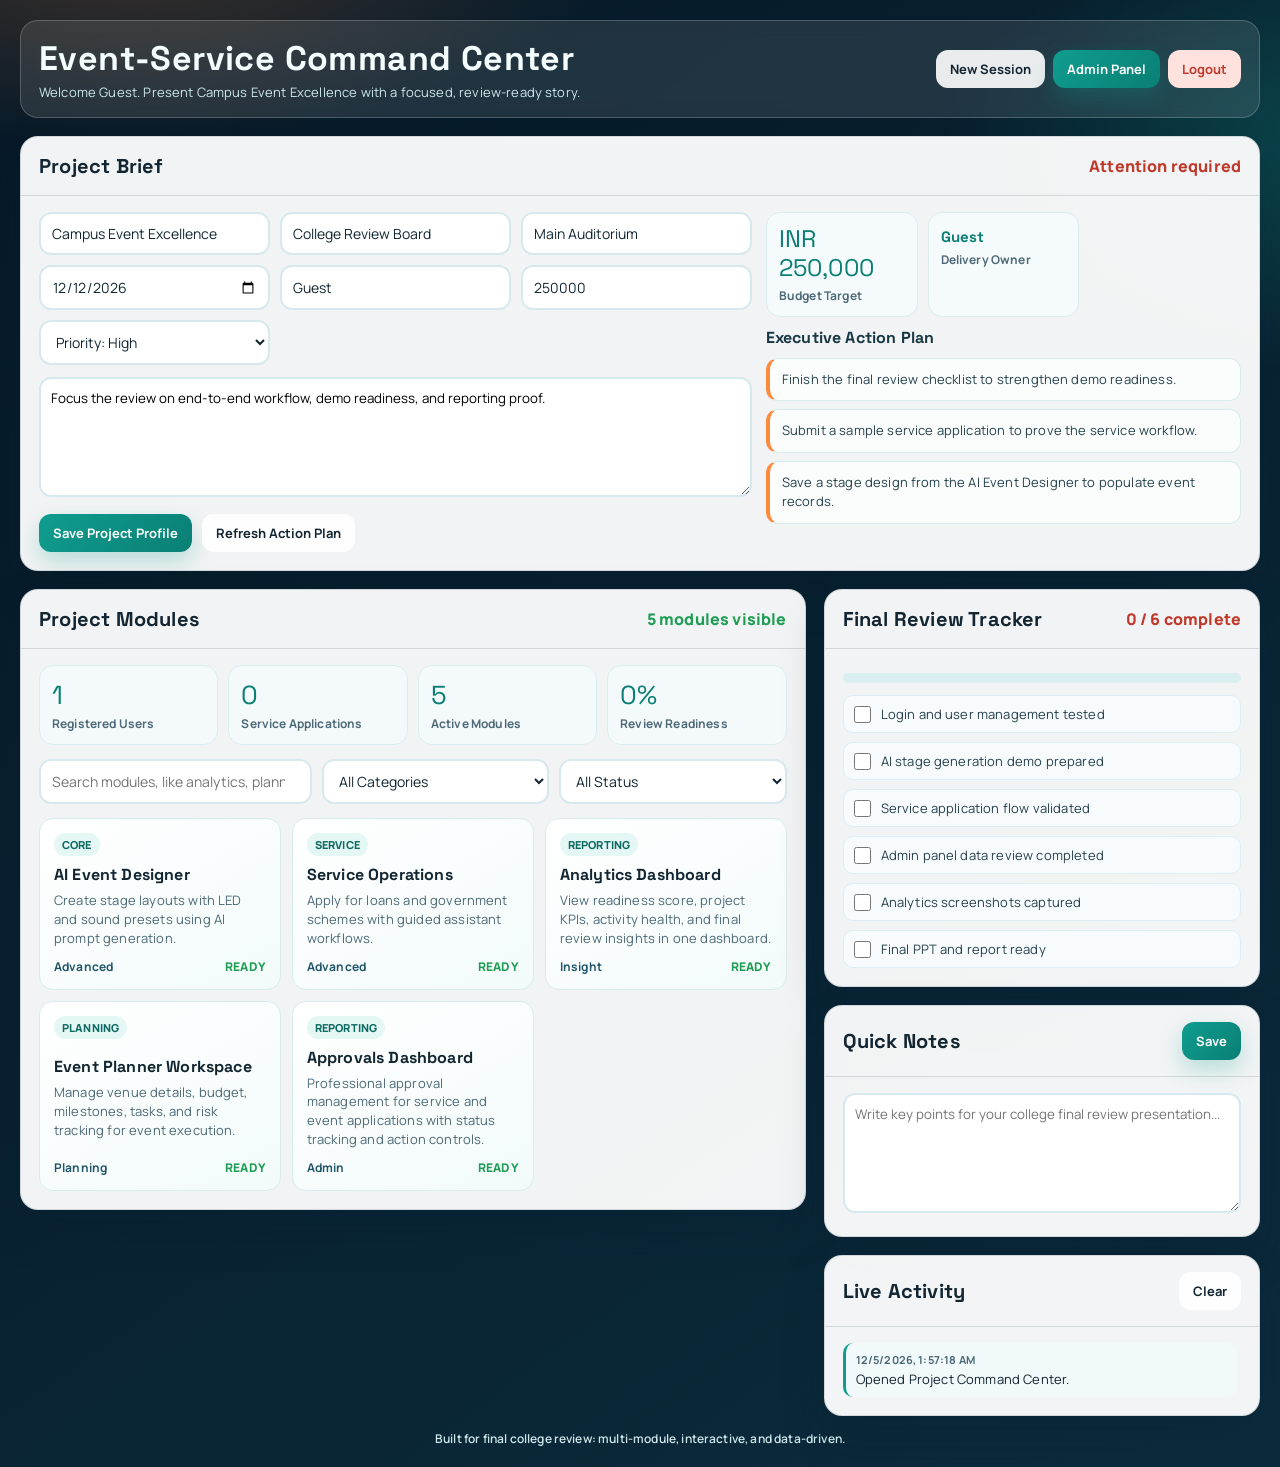
<file: AI-Based-Event-Service-Management-Portal/options.html>
<!DOCTYPE html>
<html lang="en">
<head>
  <meta charset="UTF-8" />
  <meta name="viewport" content="width=device-width, initial-scale=1.0" />
  <title>Project Command Center</title>
  <meta name="description" content="Central command center for event-service operations, planning, analytics, and final review execution." />
  <link rel="stylesheet" href="professional-theme.css" />
  <link rel="preconnect" href="https://fonts.googleapis.com" />
  <link rel="preconnect" href="https://fonts.gstatic.com" crossorigin />
  <link href="https://fonts.googleapis.com/css2?family=Manrope:wght@400;500;700;800&family=Space+Grotesk:wght@500;700&display=swap" rel="stylesheet" />
  <style>
    :root {
      --bg-deep: #061826;
      --bg-mid: #0b2b3d;
      --panel: rgba(255, 255, 255, 0.95);
      --line: rgba(8, 45, 58, 0.14);
      --primary: #0f9d8f;
      --primary-dark: #0a7f74;
      --accent: #ff8a3d;
      --text: #122531;
      --muted: #4d6876;
      --ok: #1f9d55;
      --warn: #cc8a00;
      --danger: #c0392b;
      --radius: 18px;
      --shadow: 0 20px 45px rgba(4, 28, 44, 0.2);
    }

    * {
      box-sizing: border-box;
      margin: 0;
      padding: 0;
    }

    body {
      font-family: "Manrope", sans-serif;
      color: var(--text);
      min-height: 100vh;
      background:
        radial-gradient(900px 400px at 10% -5%, rgba(255, 138, 61, 0.23), transparent 55%),
        radial-gradient(800px 450px at 105% 10%, rgba(15, 157, 143, 0.3), transparent 50%),
        linear-gradient(145deg, var(--bg-deep), var(--bg-mid));
      padding: 20px;
    }

    .shell {
      width: min(1300px, 100%);
      margin: 0 auto;
      animation: rise 0.5s ease;
    }

    @keyframes rise {
      from {
        opacity: 0;
        transform: translateY(16px);
      }
      to {
        opacity: 1;
        transform: translateY(0);
      }
    }

    .topbar {
      display: flex;
      gap: 14px;
      justify-content: space-between;
      align-items: center;
      padding: 16px 18px;
      border-radius: var(--radius);
      background: rgba(255, 255, 255, 0.1);
      border: 1px solid rgba(255, 255, 255, 0.2);
      backdrop-filter: blur(8px);
      margin-bottom: 18px;
    }

    .brand h1 {
      font-family: "Space Grotesk", sans-serif;
      color: #f4feff;
      font-size: clamp(22px, 3vw, 34px);
      letter-spacing: 0.4px;
    }

    .brand p {
      color: #cce8eb;
      font-size: 13px;
      margin-top: 3px;
    }

    .top-actions {
      display: flex;
      flex-wrap: wrap;
      gap: 8px;
      justify-content: flex-end;
    }

    .btn {
      border: none;
      border-radius: 12px;
      padding: 10px 14px;
      font-size: 13px;
      font-weight: 700;
      cursor: pointer;
      transition: transform 0.2s ease, box-shadow 0.2s ease;
    }

    .btn:hover {
      transform: translateY(-1px);
    }

    .btn-primary {
      background: linear-gradient(130deg, var(--primary), var(--primary-dark));
      color: #fff;
      box-shadow: 0 10px 22px rgba(15, 157, 143, 0.25);
    }

    .btn-soft {
      background: rgba(255, 255, 255, 0.9);
      color: var(--text);
    }

    .btn-danger {
      background: #ffe2de;
      color: var(--danger);
    }

    .grid {
      display: grid;
      grid-template-columns: 1.8fr 1fr;
      gap: 18px;
      align-items: start;
    }

    .panel {
      background: var(--panel);
      border: 1px solid var(--line);
      border-radius: var(--radius);
      box-shadow: var(--shadow);
      overflow: hidden;
    }

    .panel-head {
      padding: 16px 18px;
      border-bottom: 1px solid var(--line);
      display: flex;
      justify-content: space-between;
      align-items: center;
      gap: 12px;
      flex-wrap: wrap;
    }

    .panel-head h2 {
      font-family: "Space Grotesk", sans-serif;
      font-size: 20px;
    }

    .panel-body {
      padding: 16px 18px 18px;
    }

    .kpi-grid {
      display: grid;
      grid-template-columns: repeat(4, minmax(120px, 1fr));
      gap: 10px;
      margin-bottom: 14px;
    }

    .kpi {
      background: #f4fafb;
      border: 1px solid #d9eef0;
      border-radius: 14px;
      padding: 12px;
    }

    .kpi .value {
      font-family: "Space Grotesk", sans-serif;
      font-size: 26px;
      color: var(--primary-dark);
    }

    .kpi .label {
      font-size: 12px;
      color: var(--muted);
      margin-top: 3px;
      font-weight: 700;
    }

    .tool-row {
      display: grid;
      grid-template-columns: 1.2fr 1fr 1fr;
      gap: 10px;
      margin-bottom: 14px;
    }

    .field,
    select {
      width: 100%;
      border: 2px solid #d8e9ee;
      border-radius: 12px;
      background: #fff;
      color: var(--text);
      padding: 10px 11px;
      font-size: 14px;
      font-family: inherit;
    }

    .field:focus,
    select:focus {
      border-color: var(--primary);
      outline: none;
    }

    .module-grid {
      display: grid;
      grid-template-columns: repeat(3, minmax(190px, 1fr));
      gap: 11px;
    }

    .module-card {
      border: 1px solid #d8ecec;
      background: linear-gradient(150deg, #ffffff, #f2fbfa);
      border-radius: 14px;
      padding: 14px;
      text-decoration: none;
      color: var(--text);
      min-height: 150px;
      display: flex;
      flex-direction: column;
      justify-content: space-between;
      transition: transform 0.2s ease, box-shadow 0.2s ease;
    }

    .module-card:hover {
      transform: translateY(-4px);
      box-shadow: 0 16px 30px rgba(9, 58, 74, 0.14);
    }

    .chip {
      width: fit-content;
      padding: 4px 8px;
      border-radius: 999px;
      font-size: 11px;
      font-weight: 800;
      background: #e4f7f4;
      color: #0d6b62;
    }

    .module-card h3 {
      font-size: 16px;
      margin-top: 8px;
      margin-bottom: 6px;
      font-family: "Space Grotesk", sans-serif;
    }

    .module-card p {
      font-size: 13px;
      color: var(--muted);
      line-height: 1.45;
    }

    .module-meta {
      display: flex;
      justify-content: space-between;
      align-items: center;
      margin-top: 10px;
      font-size: 12px;
      color: #1f5569;
      font-weight: 700;
    }

    .side-stack {
      display: grid;
      gap: 18px;
    }

    .progress-wrap {
      margin-top: 8px;
      margin-bottom: 12px;
      width: 100%;
      height: 10px;
      border-radius: 999px;
      background: #dbeef0;
      overflow: hidden;
    }

    .progress-bar {
      height: 100%;
      width: 0;
      background: linear-gradient(90deg, var(--accent), #f7b145);
      transition: width 0.25s ease;
    }

    .checklist {
      list-style: none;
      display: grid;
      gap: 9px;
    }

    .checklist li {
      display: flex;
      gap: 10px;
      align-items: center;
      background: #f7fbfd;
      border: 1px solid #deedf3;
      padding: 9px 10px;
      border-radius: 10px;
      font-size: 13px;
      color: #28404b;
    }

    .checklist input {
      width: 17px;
      height: 17px;
      accent-color: var(--primary);
    }

    .notes {
      width: 100%;
      min-height: 120px;
      resize: vertical;
      border: 2px solid #d6e9ef;
      border-radius: 12px;
      padding: 10px;
      font-family: inherit;
    }

    .activity {
      display: grid;
      gap: 8px;
      max-height: 240px;
      overflow-y: auto;
      padding-right: 4px;
    }

    .event {
      border-left: 3px solid var(--primary);
      background: #f2f9fb;
      border-radius: 10px;
      padding: 9px 10px;
    }

    .event .time {
      font-size: 11px;
      color: #4c6977;
      font-weight: 700;
    }

    .event .msg {
      font-size: 13px;
      margin-top: 3px;
    }

    .status-ok {
      color: var(--ok);
      font-weight: 800;
    }

    .status-warn {
      color: var(--warn);
      font-weight: 800;
    }

    .status-danger {
      color: var(--danger);
      font-weight: 800;
    }

    .foot {
      color: #cde7ea;
      text-align: center;
      margin-top: 14px;
      font-size: 12px;
      font-weight: 600;
    }

    .brief-grid {
      display: grid;
      grid-template-columns: 1.35fr 0.9fr;
      gap: 14px;
      align-items: start;
    }

    .brief-fields {
      display: grid;
      grid-template-columns: repeat(3, minmax(150px, 1fr));
      gap: 10px;
      margin-bottom: 12px;
    }

    .brief-fields .full {
      grid-column: 1 / -1;
    }

    .brief-actions {
      display: flex;
      gap: 10px;
      flex-wrap: wrap;
      margin-top: 12px;
    }

    .insight-stack {
      display: grid;
      gap: 10px;
    }

    .mini-kpis {
      display: grid;
      grid-template-columns: repeat(3, minmax(90px, 1fr));
      gap: 10px;
    }

    .mini-kpi {
      border: 1px solid #dbecee;
      border-radius: 14px;
      background: #f5fbfc;
      padding: 12px;
    }

    .mini-kpi .value {
      font-family: "Space Grotesk", sans-serif;
      font-size: 24px;
      color: var(--primary-dark);
      word-break: break-word;
      overflow-wrap: anywhere;
      line-height: 1.2;
    }

    .mini-kpi .value-sm {
      font-family: "Space Grotesk", sans-serif;
      font-size: 15px;
      font-weight: 700;
      color: var(--primary-dark);
      word-break: break-word;
      overflow-wrap: anywhere;
      line-height: 1.35;
      margin-top: 2px;
    }

    .mini-kpi .label {
      margin-top: 4px;
      font-size: 12px;
      color: var(--muted);
      font-weight: 700;
    }

    .insight-list {
      display: grid;
      gap: 8px;
    }

    .insight-item {
      border: 1px solid #d7eced;
      border-left: 4px solid var(--accent);
      border-radius: 12px;
      background: #fbfdfd;
      padding: 11px 12px;
      font-size: 13px;
      line-height: 1.5;
      color: #26414c;
    }

    @media (max-width: 980px) {
      .grid {
        grid-template-columns: 1fr;
      }

      .module-grid {
        grid-template-columns: repeat(2, minmax(180px, 1fr));
      }

      .kpi-grid {
        grid-template-columns: repeat(2, minmax(120px, 1fr));
      }

      .tool-row {
        grid-template-columns: 1fr;
      }

      .brief-grid,
      .brief-fields,
      .mini-kpis {
        grid-template-columns: 1fr;
      }
    }

    @media (max-width: 580px) {
      body {
        padding: 12px;
      }

      .topbar {
        padding: 14px;
      }

      .module-grid {
        grid-template-columns: 1fr;
      }

      .panel-head,
      .panel-body {
        padding: 13px;
      }
    }
  </style>
</head>
<body>
  <main class="shell">
    <header class="topbar">
      <div class="brand">
        <h1>Event-Service Command Center</h1>
        <p id="welcomeText">Final review dashboard for planning, execution, services, and reporting.</p>
      </div>
      <div class="top-actions">
        <button id="newSessionBtn" class="btn btn-soft" type="button">New Session</button>
        <button id="adminPanelBtn" class="btn btn-primary" type="button">Admin Panel</button>
        <button id="logoutBtn" class="btn btn-danger" type="button">Logout</button>
      </div>
    </header>

    <section class="panel" style="margin-bottom:18px;">
      <div class="panel-head">
        <h2>Project Brief</h2>
        <span id="profileStatus" class="status-ok">Profile synced</span>
      </div>
      <div class="panel-body brief-grid">
        <div>
          <div class="brief-fields">
            <input id="profileProjectName" class="field" type="text" placeholder="Project name" />
            <input id="profileClientName" class="field" type="text" placeholder="Client or review board" />
            <input id="profileVenue" class="field" type="text" placeholder="Venue" />
            <input id="profileEventDate" class="field" type="date" />
            <input id="profileOwner" class="field" type="text" placeholder="Project owner" />
            <input id="profileBudget" class="field" type="number" min="0" step="0.01" placeholder="Budget target" />
            <select id="profilePriority" class="field">
              <option value="low">Priority: Low</option>
              <option value="medium">Priority: Medium</option>
              <option value="high">Priority: High</option>
              <option value="critical">Priority: Critical</option>
            </select>
          </div>
          <textarea id="profileNotes" class="notes" placeholder="Capture client expectations, venue constraints, and demo goals."></textarea>
          <div class="brief-actions">
            <button id="saveProfileBtn" class="btn btn-primary" type="button">Save Project Profile</button>
            <button id="generatePlanBtn" class="btn btn-soft" type="button">Refresh Action Plan</button>
          </div>
        </div>

        <div class="insight-stack">
          <div class="mini-kpis">
            <div class="mini-kpi">
              <div id="briefBudget" class="value">INR 0</div>
              <div class="label">Budget Target</div>
            </div>
            <div class="mini-kpi">
              <div id="briefOwner" class="value-sm">-</div>
              <div class="label">Delivery Owner</div>
            </div>
          </div>
          <div>
            <h3 style="font-size:16px;margin-bottom:10px;color:#173742;">Executive Action Plan</h3>
            <div id="actionPlanList" class="insight-list"></div>
          </div>
        </div>
      </div>
    </section>

    <section class="grid">
      <article class="panel">
        <div class="panel-head">
          <h2>Project Modules</h2>
          <span id="moduleCountInfo" class="status-ok">0 modules visible</span>
        </div>
        <div class="panel-body">
          <div class="kpi-grid">
            <div class="kpi">
              <div id="kpiUsers" class="value">0</div>
              <div class="label">Registered Users</div>
            </div>
            <div class="kpi">
              <div id="kpiApplications" class="value">0</div>
              <div class="label">Service Applications</div>
            </div>
            <div class="kpi">
              <div id="kpiModules" class="value">0</div>
              <div class="label">Active Modules</div>
            </div>
            <div class="kpi">
              <div id="kpiReadiness" class="value">0%</div>
              <div class="label">Review Readiness</div>
            </div>
          </div>

          <div class="tool-row">
            <input id="searchInput" class="field" type="search" placeholder="Search modules, like analytics, planner, AI, service..." />
            <select id="categorySelect" aria-label="Filter by category">
              <option value="all">All Categories</option>
              <option value="core">Core</option>
              <option value="planning">Planning</option>
              <option value="service">Services</option>
              <option value="reporting">Reporting</option>
            </select>
            <select id="statusSelect" aria-label="Filter by status">
              <option value="all">All Status</option>
              <option value="ready">Ready</option>
            </select>
          </div>

          <div id="moduleGrid" class="module-grid"></div>
        </div>
      </article>

      <aside class="side-stack">
        <section class="panel">
          <div class="panel-head">
            <h2>Final Review Tracker</h2>
            <span id="progressText" class="status-warn">0 / 0 complete</span>
          </div>
          <div class="panel-body">
            <div class="progress-wrap"><div id="progressBar" class="progress-bar"></div></div>
            <ul id="reviewChecklist" class="checklist"></ul>
          </div>
        </section>

        <section class="panel">
          <div class="panel-head">
            <h2>Quick Notes</h2>
            <button id="saveNoteBtn" class="btn btn-primary" type="button">Save</button>
          </div>
          <div class="panel-body">
            <textarea id="reviewNotes" class="notes" placeholder="Write key points for your college final review presentation..."></textarea>
          </div>
        </section>

        <section class="panel">
          <div class="panel-head">
            <h2>Live Activity</h2>
            <button id="clearActivityBtn" class="btn btn-soft" type="button">Clear</button>
          </div>
          <div class="panel-body">
            <div id="activityFeed" class="activity"></div>
          </div>
        </section>
      </aside>
    </section>

    <p class="foot">Built for final college review: multi-module, interactive, and data-driven.</p>
  </main>

  <!-- Admin Password Modal -->
  <div id="adminModal" style="display:none;position:fixed;inset:0;z-index:9999;background:rgba(4,24,44,0.72);backdrop-filter:blur(6px);display:none;align-items:center;justify-content:center;">
    <div style="background:#fff;border-radius:20px;padding:36px 32px 28px;width:min(420px,92vw);box-shadow:0 32px 64px rgba(0,0,0,0.35);animation:rise 0.28s ease;">
      <h2 style="font-family:'Space Grotesk',sans-serif;font-size:22px;color:#0d2a45;margin-bottom:6px;">Admin Access</h2>
      <p style="font-size:13px;color:#4d6876;margin-bottom:22px;line-height:1.6;">Enter the admin password to access the control panel.</p>
      <label style="display:block;font-size:12.5px;font-weight:700;color:#304c64;margin-bottom:6px;letter-spacing:0.04em;">ADMIN PASSWORD</label>
      <div style="position:relative;margin-bottom:6px;">
        <input id="adminModalPassword" type="password" placeholder="Enter admin password" autocomplete="current-password"
          style="width:100%;border:1.5px solid #cdd8ea;border-radius:11px;padding:12px 48px 12px 14px;font-size:14px;color:#0f2840;background:#f5fafd;font-family:inherit;box-sizing:border-box;transition:border-color 0.2s,box-shadow 0.2s;" />
        <button type="button" id="adminModalEye"
          style="position:absolute;top:50%;right:9px;transform:translateY(-50%);border:none;border-radius:8px;width:34px;height:34px;background:linear-gradient(135deg,#0a7f74,#2150aa);color:#fff;font-size:14px;cursor:pointer;display:flex;align-items:center;justify-content:center;">👁️</button>
      </div>
      <div id="adminModalError" style="min-height:18px;font-size:12.5px;font-weight:700;color:#c0392b;margin-bottom:14px;"></div>
      <div style="display:flex;gap:10px;">
        <button id="adminModalConfirm" type="button"
          style="flex:1;border:none;border-radius:12px;padding:13px;background:linear-gradient(135deg,#0a7f74,#2150aa);color:#fff;font-size:14.5px;font-weight:700;cursor:pointer;font-family:inherit;box-shadow:0 8px 20px rgba(33,80,170,0.28);transition:transform 0.18s,box-shadow 0.18s;">Enter Admin Panel</button>
        <button id="adminModalCancel" type="button"
          style="flex:0 0 90px;border:1.5px solid #cdd8ea;border-radius:12px;padding:13px;background:#f5fafd;color:#4d6876;font-size:14.5px;font-weight:700;cursor:pointer;font-family:inherit;">Cancel</button>
      </div>
    </div>
  </div>

  <script src="app-shared.js"></script>
  <script>
    const currentUser = AppShared.getCurrentUser();

    const moduleCatalog = [
      {
        title: "AI Event Designer",
        description: "Create stage layouts with LED and sound presets using AI prompt generation.",
        category: "core",
        status: "ready",
        level: "Advanced",
        href: "option1.html"
      },
      {
        title: "Service Operations",
        description: "Apply for loans and government schemes with guided assistant workflows.",
        category: "service",
        status: "ready",
        level: "Advanced",
        href: "option2.html"
      },
      {
        title: "Analytics Dashboard",
        description: "View readiness score, project KPIs, activity health, and final review insights in one dashboard.",
        category: "reporting",
        status: "ready",
        level: "Insight",
        href: "analytics.html"
      },
      {
        title: "Event Planner Workspace",
        description: "Manage venue details, budget, milestones, tasks, and risk tracking for event execution.",
        category: "planning",
        status: "ready",
        level: "Planning",
        href: "planner.html"
      },
      {
        title: "Approvals Dashboard",
        description: "Professional approval management for service and event applications with status tracking and action controls.",
        category: "reporting",
        status: "ready",
        level: "Admin",
        href: "approvals.html"
      }
    ];

    const checklistItems = [
      "Login and user management tested",
      "AI stage generation demo prepared",
      "Service application flow validated",
      "Admin panel data review completed",
      "Analytics screenshots captured",
      "Final PPT and report ready"
    ];

    const moduleGrid = document.getElementById("moduleGrid");
    const moduleCountInfo = document.getElementById("moduleCountInfo");
    const reviewChecklist = document.getElementById("reviewChecklist");
    const progressText = document.getElementById("progressText");
    const progressBar = document.getElementById("progressBar");
    const reviewNotes = document.getElementById("reviewNotes");
    const activityFeed = document.getElementById("activityFeed");
    const profileProjectName = document.getElementById("profileProjectName");
    const profileClientName = document.getElementById("profileClientName");
    const profileVenue = document.getElementById("profileVenue");
    const profileEventDate = document.getElementById("profileEventDate");
    const profileOwner = document.getElementById("profileOwner");
    const profileBudget = document.getElementById("profileBudget");
    const profilePriority = document.getElementById("profilePriority");
    const profileNotes = document.getElementById("profileNotes");
    const profileStatus = document.getElementById("profileStatus");
    const briefBudget = document.getElementById("briefBudget");
    const briefOwner = document.getElementById("briefOwner");
    const actionPlanList = document.getElementById("actionPlanList");
    const checklistTotal = checklistItems.length;

    const searchInput = document.getElementById("searchInput");
    const categorySelect = document.getElementById("categorySelect");
    const statusSelect = document.getElementById("statusSelect");

    const kpiUsers = document.getElementById("kpiUsers");
    const kpiApplications = document.getElementById("kpiApplications");
    const kpiModules = document.getElementById("kpiModules");
    const kpiReadiness = document.getElementById("kpiReadiness");

    const runtimeTranslationCache = new Map();
    let currentLanguage = localStorage.getItem("selectedLanguage") || "en";
    let translationInFlight = false;
    let translationPending = false;

    function shouldTranslateText(text) {
      if (!text) return false;
      const trimmed = text.trim();
      if (!trimmed) return false;
      return /[A-Za-z]/.test(trimmed);
    }

    async function translateTextRuntime(text, language) {
      if (!shouldTranslateText(text) || language === "en") return text;

      const cacheKey = language + "::" + text;
      if (runtimeTranslationCache.has(cacheKey)) {
        return runtimeTranslationCache.get(cacheKey);
      }

      try {
        const response = await fetch(
          "https://translate.googleapis.com/translate_a/single?client=gtx&sl=en&tl=" +
            encodeURIComponent(language) +
            "&dt=t&q=" +
            encodeURIComponent(text)
        );
        const data = await response.json();
        const translated = Array.isArray(data?.[0]) ? data[0].map((chunk) => chunk[0]).join("") : text;
        const finalText = translated || text;
        runtimeTranslationCache.set(cacheKey, finalText);
        return finalText;
      } catch (error) {
        return text;
      }
    }

    async function translateElementText(element, language) {
      const sourceText = element.dataset.originalText || element.textContent;
      if (!element.dataset.originalText) {
        element.dataset.originalText = sourceText;
      }

      const translated = await translateTextRuntime(sourceText, language);
      element.textContent = translated;
    }

    async function applyTranslation(language) {
      if (language === "en") return;
      await AppShared.autoTranslatePage(language, { root: document.body, parallelLimit: 14 });
    }

    function scheduleTranslation() {
      if (currentLanguage === "en") return;

      if (translationInFlight) {
        translationPending = true;
        return;
      }

      translationInFlight = true;
      applyTranslation(currentLanguage)
        .catch(() => {
          // Ignore translation failures and keep source text visible.
        })
        .finally(() => {
          translationInFlight = false;
          if (translationPending) {
            translationPending = false;
            scheduleTranslation();
          }
        });
    }

    function safeParse(key) {
      return AppShared.readArray(key);
    }

    function addActivity(message) {
      AppShared.addActivity(message);
      renderActivity();
    }

    function collectProfileForm() {
      return {
        projectName: profileProjectName.value.trim(),
        clientName: profileClientName.value.trim(),
        venue: profileVenue.value.trim(),
        eventDate: profileEventDate.value,
        owner: profileOwner.value.trim(),
        budget: profileBudget.value,
        priority: profilePriority.value,
        notes: profileNotes.value.trim()
      };
    }

    function renderProjectBrief() {
      const profile = AppShared.getProjectProfile();
      const overview = AppShared.getOverview(checklistTotal);
      const actions = AppShared.getReadinessActions(checklistTotal);

      profileProjectName.value = profile.projectName || "";
      profileClientName.value = profile.clientName || "";
      profileVenue.value = profile.venue || "";
      profileEventDate.value = profile.eventDate || "";
      profileOwner.value = profile.owner || currentUser;
      profileBudget.value = profile.budget || "";
      profilePriority.value = profile.priority || "high";
      profileNotes.value = profile.notes || "";

      briefBudget.textContent = AppShared.formatCurrency(profile.budget || 0);
      briefOwner.textContent = profile.owner || currentUser;

      if (overview.readinessScore >= 80) {
        profileStatus.textContent = "Presentation ready";
        profileStatus.className = "status-ok";
      } else if (overview.readinessScore >= 50) {
        profileStatus.textContent = "Needs refinement";
        profileStatus.className = "status-warn";
      } else {
        profileStatus.textContent = "Attention required";
        profileStatus.className = "status-danger";
      }

      actionPlanList.innerHTML = actions
        .map((item) => "<div class='insight-item'>" + item + "</div>")
        .join("");

      document.getElementById("welcomeText").textContent =
        "Welcome " + currentUser + ". Present " + profile.projectName + " with a focused, review-ready story.";

      scheduleTranslation();
    }

    function renderActivity() {
      const logs = safeParse("projectActivity");
      if (!logs.length) {
        activityFeed.innerHTML = "<div class='event'><div class='msg'>No activity yet. Open a module to start tracking.</div></div>";
        return;
      }

      activityFeed.innerHTML = logs
        .map((item) =>
          "<div class='event'><div class='time'>" + item.time + "</div><div class='msg'>" + item.msg + "</div></div>"
        )
        .join("");

      scheduleTranslation();
    }

    function renderModules() {
      const searchText = searchInput.value.trim().toLowerCase();
      const category = categorySelect.value;
      const status = statusSelect.value;

      const filtered = moduleCatalog.filter((item) => {
        const bySearch = !searchText || (item.title + " " + item.description).toLowerCase().includes(searchText);
        const byCategory = category === "all" || item.category === category;
        const byStatus = status === "all" || item.status === status;
        return bySearch && byCategory && byStatus;
      });

      moduleGrid.innerHTML = filtered
        .map((item) => {
          const statusClass = item.status === "ready" ? "status-ok" : "status-warn";
          const openAttr = item.href.startsWith("http") || item.href.endsWith(".md") ? " target='_blank' rel='noopener'" : "";
          return (
            "<a class='module-card' href='" + item.href + "'" + openAttr + " data-title='" + item.title + "'>" +
              "<span class='chip'>" + item.category.toUpperCase() + "</span>" +
              "<div>" +
                "<h3>" + item.title + "</h3>" +
                "<p>" + item.description + "</p>" +
              "</div>" +
              "<div class='module-meta'><span>" + item.level + "</span><span class='" + statusClass + "'>" + item.status.toUpperCase() + "</span></div>" +
            "</a>"
          );
        })
        .join("");

      moduleCountInfo.textContent = filtered.length + " modules visible";

      document.querySelectorAll(".module-card").forEach((card) => {
        card.addEventListener("click", () => {
          const title = card.getAttribute("data-title") || "Module";
          addActivity("Opened: " + title);
        });
      });

      scheduleTranslation();
    }

    function renderChecklist() {
      const saved = JSON.parse(localStorage.getItem("reviewChecklistState") || "{}");

      reviewChecklist.innerHTML = checklistItems
        .map((item, index) => {
          const checked = saved[index] ? "checked" : "";
          return (
            "<li>" +
              "<input type='checkbox' data-index='" + index + "' " + checked + " />" +
              "<span>" + item + "</span>" +
            "</li>"
          );
        })
        .join("");

      bindChecklistEvents();
      refreshProgress();

      scheduleTranslation();
    }

    function bindChecklistEvents() {
      const boxes = reviewChecklist.querySelectorAll("input[type='checkbox']");
      boxes.forEach((box) => {
        box.addEventListener("change", () => {
          const state = {};
          boxes.forEach((b) => {
            state[b.dataset.index] = b.checked;
          });
          localStorage.setItem("reviewChecklistState", JSON.stringify(state));
          refreshProgress();
        });
      });
    }

    function refreshProgress() {
      const boxes = Array.from(reviewChecklist.querySelectorAll("input[type='checkbox']"));
      const complete = boxes.filter((box) => box.checked).length;
      const total = boxes.length;
      const pct = total ? Math.round((complete / total) * 100) : 0;

      progressText.textContent = complete + " / " + total + " complete";
      progressBar.style.width = pct + "%";

      if (pct >= 80) {
        progressText.className = "status-ok";
      } else if (pct >= 40) {
        progressText.className = "status-warn";
      } else {
        progressText.className = "status-danger";
      }

      kpiReadiness.textContent = pct + "%";
      renderProjectBrief();
    }

    function updateKPIs() {
      const overview = AppShared.getOverview(checklistTotal);
      kpiUsers.textContent = overview.usersCount;
      kpiApplications.textContent = overview.applicationsCount;
      const activeModules = moduleCatalog.filter((m) => m.status === "ready").length;
      kpiModules.textContent = activeModules;
      kpiReadiness.textContent = overview.checklistPercent + "%";
    }

    document.getElementById("newSessionBtn").addEventListener("click", () => {
      if (!confirm("Start a new session? This will clear filters, activity log, and review notes from this view.")) return;
      // Reset search filters
      searchInput.value = "";
      categorySelect.value = "all";
      statusSelect.value = "all";
      // Clear activity log
      localStorage.removeItem("projectActivity");
      // Clear quick notes textarea (not saved value)
      reviewNotes.value = "";
      localStorage.removeItem("reviewNotes");
      // Uncheck all checklist items
      localStorage.removeItem("reviewChecklistState");
      // Re-render everything
      renderModules();
      renderChecklist();
      updateKPIs();
      renderProjectBrief();
      AppShared.addActivity("New session started — dashboard reset.");
      renderActivity();
    });

    // Admin Panel — password gate
    const adminModal = document.getElementById("adminModal");
    const adminModalPassword = document.getElementById("adminModalPassword");
    const adminModalError = document.getElementById("adminModalError");

    function openAdminModal() {
      adminModalPassword.value = "";
      adminModalError.textContent = "";
      adminModal.style.display = "flex";
      setTimeout(() => adminModalPassword.focus(), 50);
    }

    function closeAdminModal() {
      adminModal.style.display = "none";
      adminModalPassword.value = "";
      adminModalError.textContent = "";
    }

    document.getElementById("adminPanelBtn").addEventListener("click", openAdminModal);
    document.getElementById("adminModalCancel").addEventListener("click", closeAdminModal);

    // Close on backdrop click
    adminModal.addEventListener("click", (e) => {
      if (e.target === adminModal) closeAdminModal();
    });

    // Eye toggle inside modal
    document.getElementById("adminModalEye").addEventListener("click", () => {
      adminModalPassword.type = adminModalPassword.type === "password" ? "text" : "password";
    });

    function attemptAdminLogin() {
      const pwd = adminModalPassword.value.trim();
      if (pwd === "ADMINNANI") {
        addActivity("Admin panel accessed.");
        closeAdminModal();
        window.location.href = "admin.html";
      } else {
        adminModalError.textContent = "Incorrect admin password. Please try again.";
        adminModalPassword.value = "";
        adminModalPassword.focus();
      }
    }

    document.getElementById("adminModalConfirm").addEventListener("click", attemptAdminLogin);

    adminModalPassword.addEventListener("keydown", (e) => {
      if (e.key === "Enter") attemptAdminLogin();
      if (e.key === "Escape") closeAdminModal();
    });

    document.getElementById("logoutBtn").addEventListener("click", () => {
      sessionStorage.removeItem("currentUser");
      addActivity("User logged out from dashboard.");
      setTimeout(() => {
        window.location.href = "index.html";
      }, 150);
    });

    document.getElementById("saveNoteBtn").addEventListener("click", () => {
      localStorage.setItem("reviewNotes", reviewNotes.value || "");
      addActivity("Saved final review notes.");
    });

    document.getElementById("saveProfileBtn").addEventListener("click", () => {
      const profile = collectProfileForm();
      AppShared.saveProjectProfile(profile);
      renderProjectBrief();
      addActivity("Updated the project brief for " + (profile.projectName || "the current project") + ".");
    });

    document.getElementById("generatePlanBtn").addEventListener("click", () => {
      renderProjectBrief();
      addActivity("Refreshed the executive action plan.");
    });

    document.getElementById("clearActivityBtn").addEventListener("click", () => {
      localStorage.removeItem("projectActivity");
      renderActivity();
    });

    [searchInput, categorySelect, statusSelect].forEach((element) => {
      element.addEventListener("input", renderModules);
      element.addEventListener("change", renderModules);
    });

    reviewNotes.value = localStorage.getItem("reviewNotes") || "";

    updateKPIs();
    renderProjectBrief();
    renderModules();
    renderChecklist();
    renderActivity();
    addActivity("Opened Project Command Center.");

    const savedLanguage = localStorage.getItem("selectedLanguage") || "en";
    if (savedLanguage !== "en") {
      currentLanguage = savedLanguage;
      scheduleTranslation();
    }
  </script>
</body>
</html>
</file>
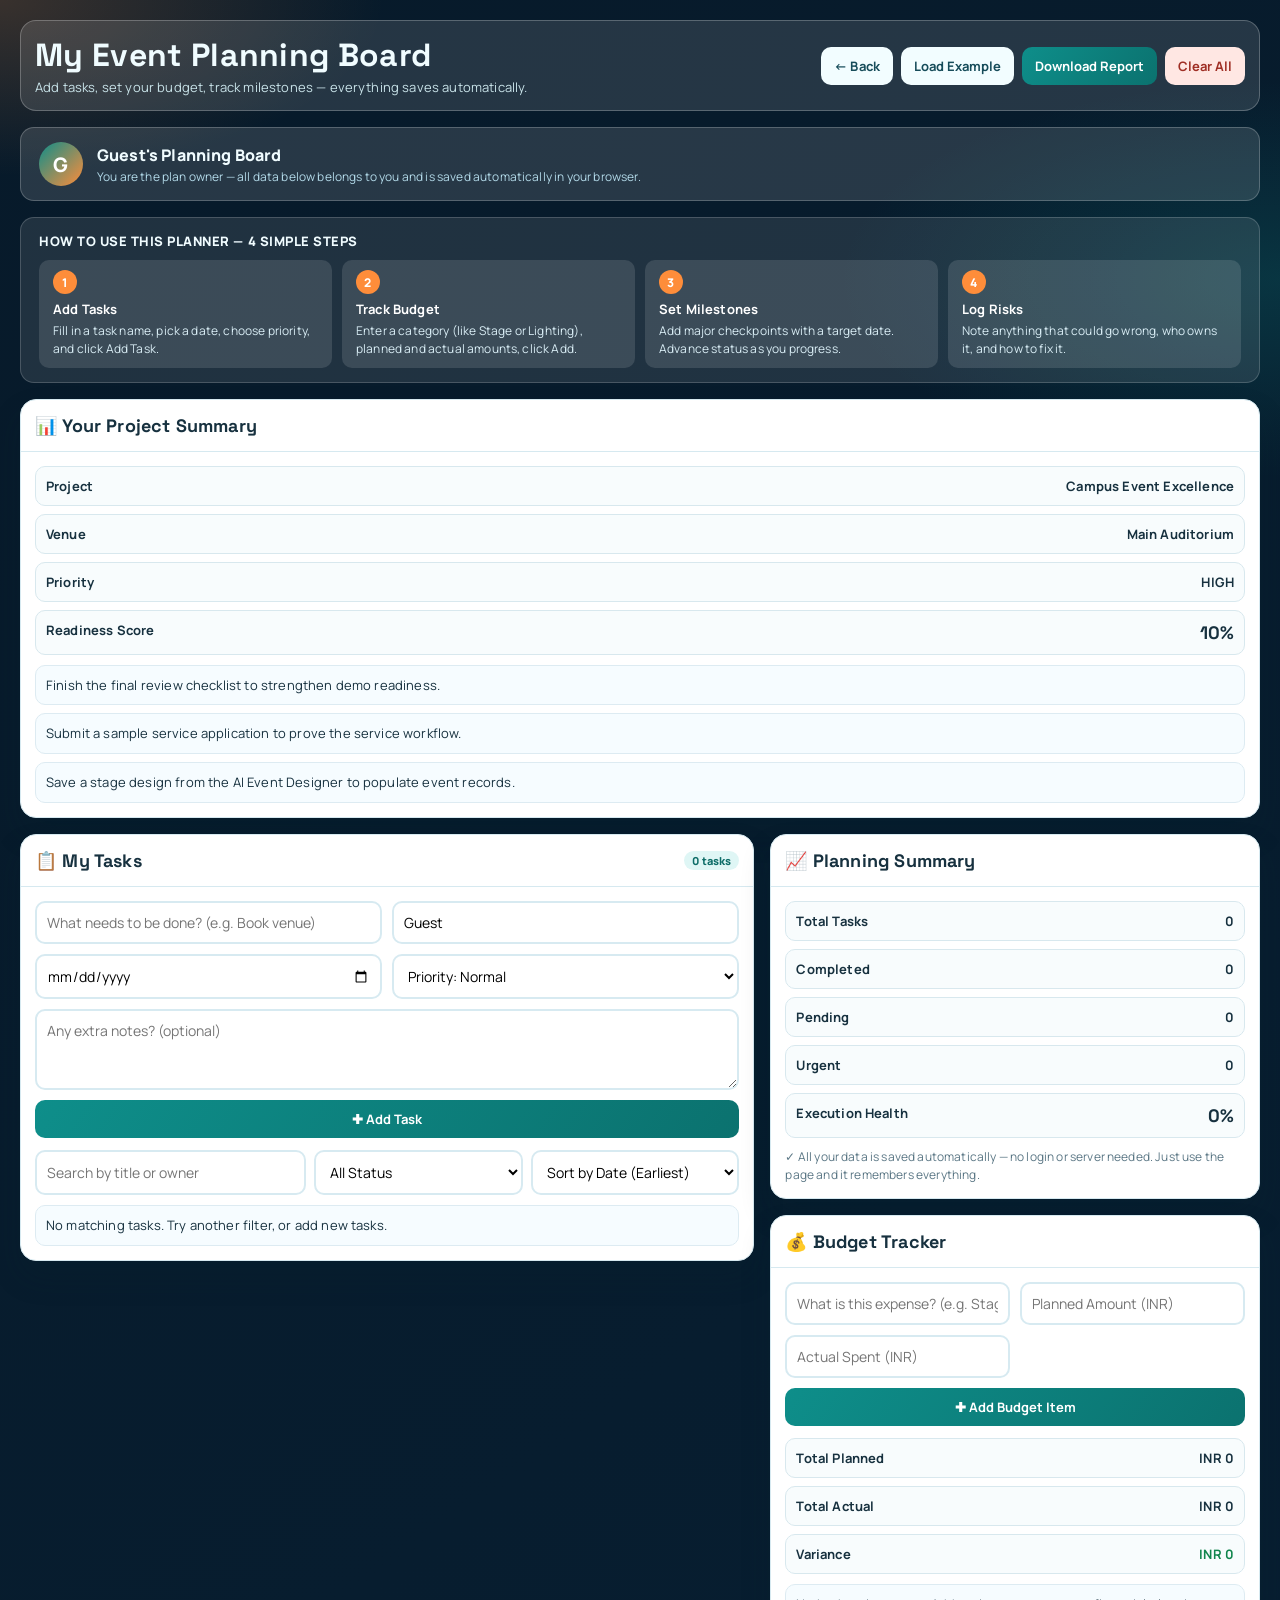
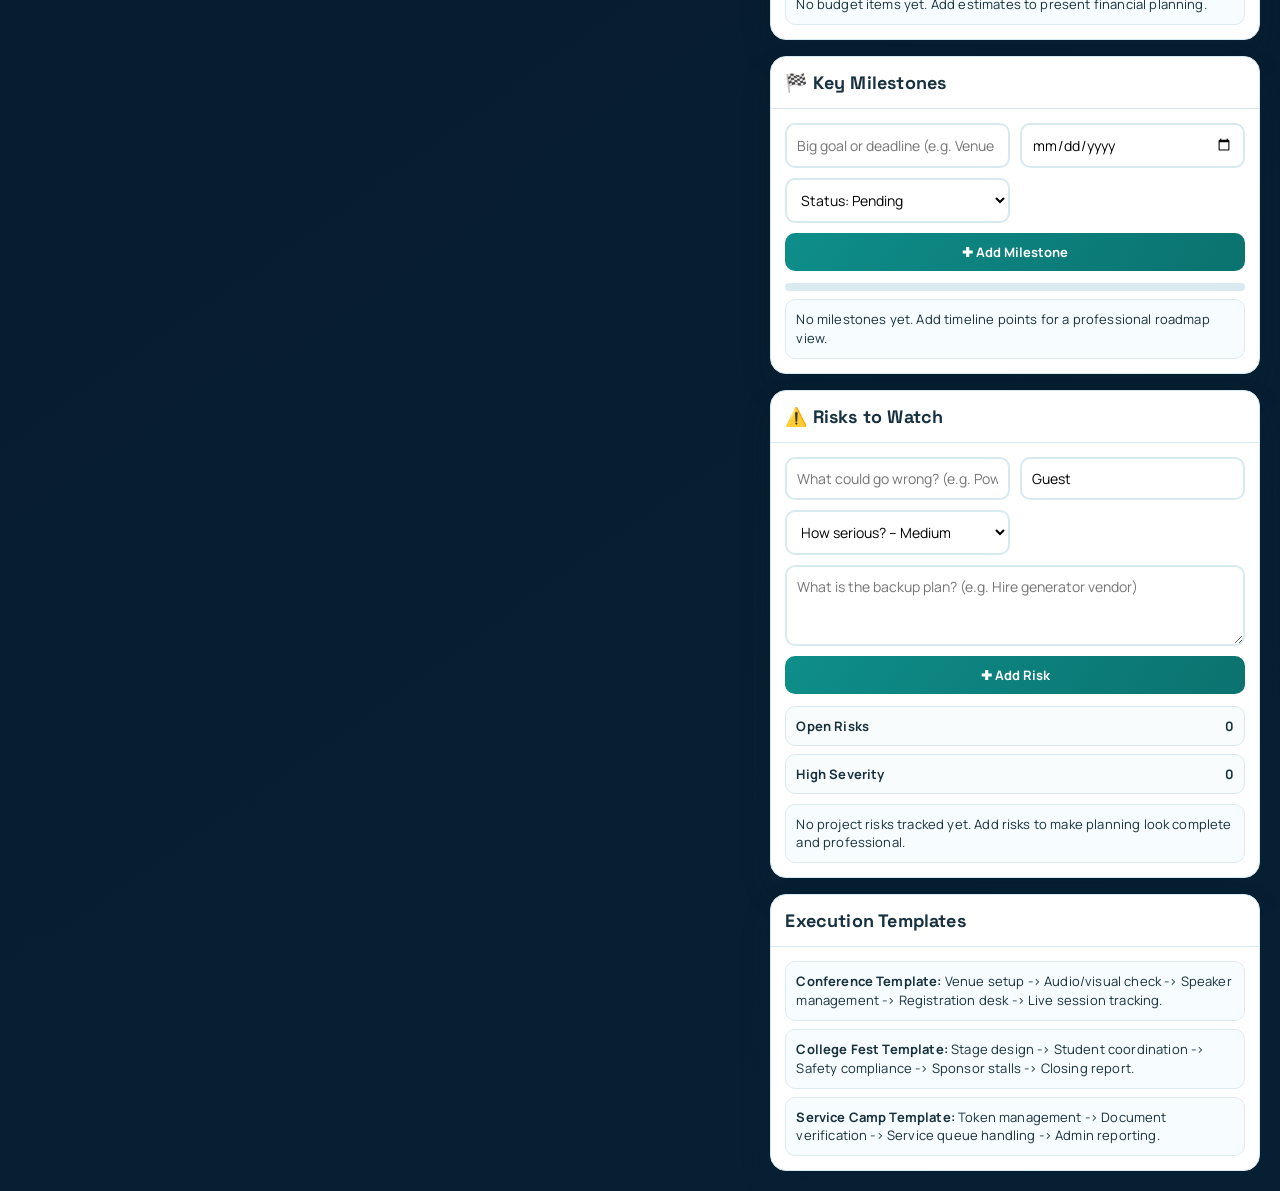
<file: AI-Based-Event-Service-Management-Portal/planner.html>
<!DOCTYPE html>
<html lang="en">
<head>
  <meta charset="UTF-8" />
  <meta name="viewport" content="width=device-width, initial-scale=1.0" />
  <title>Event Planner — My Planning Board</title>
  <meta name="description" content="Simple event planning board: add tasks, track budget, set milestones, and manage risks for your event." />
  <link rel="stylesheet" href="professional-theme.css" />
  <link rel="preconnect" href="https://fonts.googleapis.com" />
  <link rel="preconnect" href="https://fonts.gstatic.com" crossorigin />
  <link href="https://fonts.googleapis.com/css2?family=Manrope:wght@400;600;700;800&family=Space+Grotesk:wght@500;700&display=swap" rel="stylesheet" />
  <style>
    :root {
      --bg: #072034;
      --panel: #ffffff;
      --line: #d6e9f0;
      --text: #17313f;
      --muted: #5b7785;
      --primary: #0e8e8a;
      --accent: #fe8d3a;
      --ok: #11854d;
      --danger: #b23b2f;
      --radius: 16px;
    }

    * { box-sizing: border-box; margin: 0; padding: 0; }

    body {
      font-family: "Manrope", sans-serif;
      color: var(--text);
      min-height: 100vh;
      background:
        radial-gradient(700px 320px at 0% 0%, rgba(254, 141, 58, 0.2), transparent 55%),
        radial-gradient(800px 360px at 100% 10%, rgba(14, 142, 138, 0.22), transparent 55%),
        linear-gradient(145deg, #071a2a, var(--bg));
      padding: 20px;
    }

    .wrap {
      width: min(1280px, 100%);
      margin: 0 auto;
      display: grid;
      gap: 16px;
    }

    .top {
      padding: 14px;
      border-radius: 16px;
      background: rgba(255, 255, 255, 0.12);
      border: 1px solid rgba(255, 255, 255, 0.24);
      display: flex;
      justify-content: space-between;
      align-items: center;
      gap: 10px;
      flex-wrap: wrap;
    }

    h1 {
      color: #f0fcff;
      font-family: "Space Grotesk", sans-serif;
      font-size: clamp(22px, 2.8vw, 32px);
    }

    .top p {
      color: #c8e2e8;
      margin-top: 3px;
      font-size: 13px;
    }

    .btn {
      border: none;
      border-radius: 10px;
      background: #f2fdff;
      color: #164c5a;
      padding: 10px 13px;
      font-size: 13px;
      font-weight: 700;
      text-decoration: none;
      cursor: pointer;
      transition: transform 0.2s ease;
    }

    .btn:hover { transform: translateY(-1px); }

    .btn-primary {
      background: linear-gradient(125deg, #0e8e8a, #0b726f);
      color: #fff;
    }

    .btn-danger {
      background: #ffe7e3;
      color: #9f2e24;
    }

    .grid {
      display: grid;
      grid-template-columns: 1.5fr 1fr;
      gap: 16px;
      align-items: start;
    }

    .owner-banner {
      background: rgba(255,255,255,0.13);
      border: 1px solid rgba(255,255,255,0.22);
      border-radius: 14px;
      padding: 14px 18px;
      display: flex;
      align-items: center;
      gap: 14px;
      flex-wrap: wrap;
    }

    .owner-avatar {
      width: 44px;
      height: 44px;
      border-radius: 50%;
      background: linear-gradient(135deg, var(--primary), var(--accent));
      display: flex;
      align-items: center;
      justify-content: center;
      font-size: 20px;
      color: #fff;
      font-weight: 800;
      flex-shrink: 0;
    }

    .owner-info { flex: 1; }
    .owner-name { color: #f0fcff; font-size: 16px; font-weight: 800; }
    .owner-sub { color: #b2d9e8; font-size: 12px; margin-top: 2px; }

    .how-to {
      background: rgba(255,255,255,0.1);
      border: 1px solid rgba(255,255,255,0.18);
      border-radius: 14px;
      padding: 14px 18px;
    }

    .how-to-title {
      color: #f0fcff;
      font-size: 13px;
      font-weight: 800;
      margin-bottom: 10px;
      letter-spacing: 0.04em;
    }

    .how-to-steps {
      display: flex;
      gap: 10px;
      flex-wrap: wrap;
    }

    .step {
      background: rgba(255,255,255,0.12);
      border-radius: 10px;
      padding: 10px 14px;
      flex: 1;
      min-width: 140px;
    }

    .step-num {
      width: 24px;
      height: 24px;
      border-radius: 50%;
      background: var(--accent);
      color: #fff;
      font-size: 12px;
      font-weight: 800;
      display: flex;
      align-items: center;
      justify-content: center;
      margin-bottom: 6px;
    }

    .step-text { color: #d9edf5; font-size: 12px; line-height: 1.5; }
    .step-text strong { color: #fff; display: block; font-size: 13px; margin-bottom: 2px; }

    #saveToast {
      position: fixed;
      bottom: 28px;
      right: 28px;
      background: #0e8e8a;
      color: #fff;
      padding: 12px 20px;
      border-radius: 12px;
      font-weight: 700;
      font-size: 14px;
      box-shadow: 0 8px 24px rgba(0,0,0,0.25);
      transform: translateY(80px);
      opacity: 0;
      transition: transform 0.3s ease, opacity 0.3s ease;
      z-index: 9999;
      pointer-events: none;
    }

    #saveToast.show {
      transform: translateY(0);
      opacity: 1;
    }

    .panel {
      background: var(--panel);
      border-radius: var(--radius);
      border: 1px solid var(--line);
      box-shadow: 0 16px 30px rgba(5, 33, 43, 0.2);
      overflow: hidden;
    }

    .head {
      padding: 14px;
      border-bottom: 1px solid var(--line);
      display: flex;
      justify-content: space-between;
      align-items: center;
      gap: 10px;
      flex-wrap: wrap;
    }

    .head h2 {
      font-family: "Space Grotesk", sans-serif;
      font-size: 18px;
    }

    .body { padding: 14px; }

    .form-grid {
      display: grid;
      grid-template-columns: repeat(2, minmax(140px, 1fr));
      gap: 10px;
      margin-bottom: 12px;
    }

    .field,
    select,
    textarea,
    input[type="number"] {
      width: 100%;
      border: 2px solid #d7eaf1;
      border-radius: 10px;
      padding: 10px;
      font-family: inherit;
      font-size: 14px;
      background: #fff;
    }

    .field:focus,
    select:focus,
    textarea:focus,
    input[type="number"]:focus {
      outline: none;
      border-color: var(--primary);
    }

    .full { grid-column: 1 / -1; }

    .task-controls {
      display: grid;
      grid-template-columns: 1.3fr 1fr 1fr;
      gap: 8px;
      margin-bottom: 10px;
    }

    .task-list,
    .budget-list,
    .milestone-list {
      display: grid;
      gap: 8px;
    }

    .task,
    .budget-item,
    .milestone-item {
      border: 1px solid #dbe9ef;
      border-left: 4px solid var(--primary);
      border-radius: 11px;
      padding: 10px;
      background: #f8fcfe;
      display: grid;
      gap: 6px;
    }

    .task-top,
    .budget-top,
    .milestone-top {
      display: flex;
      justify-content: space-between;
      align-items: center;
      gap: 8px;
      font-size: 13px;
      font-weight: 700;
      flex-wrap: wrap;
    }

    .task-meta,
    .budget-meta,
    .milestone-meta {
      font-size: 12px;
      color: var(--muted);
      display: flex;
      gap: 8px;
      flex-wrap: wrap;
    }

    .pill {
      border-radius: 999px;
      padding: 2px 8px;
      font-size: 11px;
      font-weight: 800;
      background: #dff6f5;
      color: #0e6d68;
    }

    .pill-urgent { background: #ffe5d8; color: #8d3f10; }
    .pill-done { background: #ddf8e8; color: #0f6e3a; }
    .pill-danger { background: #ffe3df; color: #a53024; }

    .actions {
      display: flex;
      gap: 8px;
      flex-wrap: wrap;
    }

    .small-btn {
      border: none;
      border-radius: 8px;
      padding: 6px 9px;
      font-size: 12px;
      font-weight: 700;
      cursor: pointer;
      background: #e9f6ff;
      color: #145272;
    }

    .small-btn.done { background: #dcf7e8; color: #106638; }
    .small-btn.delete { background: #ffe4e0; color: #a63126; }

    .summary-list {
      display: grid;
      gap: 8px;
      margin-bottom: 10px;
    }

    .summary {
      border: 1px solid #d8e8ee;
      border-radius: 10px;
      padding: 10px;
      background: #f8fcfd;
      font-size: 13px;
      display: flex;
      justify-content: space-between;
      font-weight: 700;
    }

    .kpi-strong { font-family: "Space Grotesk", sans-serif; font-size: 18px; }

    .timeline-track {
      height: 8px;
      background: #d9ebf1;
      border-radius: 999px;
      overflow: hidden;
      margin-bottom: 8px;
    }

    .timeline-progress {
      height: 100%;
      width: 0;
      background: linear-gradient(90deg, #0e8e8a, #45bfb1);
      transition: width 0.2s ease;
    }

    .template-list {
      display: grid;
      gap: 8px;
    }

    .template {
      border: 1px solid #ddebf2;
      border-radius: 10px;
      padding: 10px;
      background: #f6fcff;
      font-size: 13px;
      line-height: 1.45;
    }

    .note {
      color: var(--muted);
      font-size: 12px;
      line-height: 1.5;
    }

    .brief-list {
      display: grid;
      gap: 8px;
    }

    .risk-list {
      display: grid;
      gap: 8px;
      margin-top: 10px;
    }

    .risk-item {
      border: 1px solid #dbe9ef;
      border-left: 4px solid var(--accent);
      border-radius: 11px;
      padding: 10px;
      background: #f8fcfe;
      display: grid;
      gap: 6px;
    }

    .risk-meta {
      font-size: 12px;
      color: var(--muted);
      display: flex;
      gap: 8px;
      flex-wrap: wrap;
    }

    .risk-open {
      background: #ffe5df;
      color: #a33226;
    }

    .risk-mitigated {
      background: #fff1d9;
      color: #8e5a00;
    }

    .risk-closed {
      background: #ddf8e8;
      color: #0f6e3a;
    }

    .danger-text { color: var(--danger); font-weight: 700; }
    .ok-text { color: var(--ok); font-weight: 700; }

    @media (max-width: 980px) {
      .grid { grid-template-columns: 1fr; }
      .task-controls { grid-template-columns: 1fr; }
      .form-grid { grid-template-columns: 1fr; }
    }
  </style>
</head>
<body>
  <main class="wrap">
    <header class="top">
      <div>
        <h1>My Event Planning Board</h1>
        <p>Add tasks, set your budget, track milestones — everything saves automatically.</p>
      </div>
      <div style="display:flex;gap:8px;flex-wrap:wrap;">
        <a class="btn" href="options.html">← Back</a>
        <button id="seedBtn" class="btn" type="button">Load Example</button>
        <button id="exportBtn" class="btn btn-primary" type="button">Download Report</button>
        <button id="resetPlannerBtn" class="btn btn-danger" type="button">Clear All</button>
      </div>
    </header>

    <div class="owner-banner">
      <div class="owner-avatar" id="ownerAvatar">?</div>
      <div class="owner-info">
        <div class="owner-name" id="ownerNameDisplay">Loading...</div>
        <div class="owner-sub">You are the plan owner — all data below belongs to you and is saved automatically in your browser.</div>
      </div>
    </div>

    <div class="how-to">
      <div class="how-to-title">HOW TO USE THIS PLANNER — 4 SIMPLE STEPS</div>
      <div class="how-to-steps">
        <div class="step"><div class="step-num">1</div><div class="step-text"><strong>Add Tasks</strong>Fill in a task name, pick a date, choose priority, and click Add Task.</div></div>
        <div class="step"><div class="step-num">2</div><div class="step-text"><strong>Track Budget</strong>Enter a category (like Stage or Lighting), planned and actual amounts, click Add.</div></div>
        <div class="step"><div class="step-num">3</div><div class="step-text"><strong>Set Milestones</strong>Add major checkpoints with a target date. Advance status as you progress.</div></div>
        <div class="step"><div class="step-num">4</div><div class="step-text"><strong>Log Risks</strong>Note anything that could go wrong, who owns it, and how to fix it.</div></div>
      </div>
    </div>

    <div id="saveToast">✓ Saved successfully</div>

    <section class="panel">
      <div class="head"><h2>📊 Your Project Summary</h2></div>
      <div class="body">
        <div class="summary-list">
          <div class="summary"><span>Project</span><span id="plannerProjectName">-</span></div>
          <div class="summary"><span>Venue</span><span id="plannerVenue">-</span></div>
          <div class="summary"><span>Priority</span><span id="plannerPriority">-</span></div>
          <div class="summary"><span>Readiness Score</span><span id="plannerReadiness" class="kpi-strong">0%</span></div>
        </div>
        <div id="plannerActionList" class="brief-list"></div>
      </div>
    </section>

    <section class="grid">
      <article class="panel">
        <div class="head">
          <h2>📋 My Tasks</h2>
          <span id="taskCount" class="pill">0 tasks</span>
        </div>
        <div class="body">
          <form id="taskForm" class="form-grid">
            <input class="field" id="taskTitle" type="text" placeholder="What needs to be done? (e.g. Book venue)" required />
            <input class="field" id="taskOwner" type="text" placeholder="Who is responsible?" required />
            <input class="field" id="taskDate" type="date" required />
            <select id="taskPriority" required>
              <option value="normal">Priority: Normal</option>
              <option value="urgent">Priority: Urgent</option>
            </select>
            <textarea id="taskNotes" class="full" rows="3" placeholder="Any extra notes? (optional)"></textarea>
            <button class="btn btn-primary full" type="submit">✚ Add Task</button>
          </form>

          <div class="task-controls">
            <input id="taskSearch" class="field" type="search" placeholder="Search by title or owner" />
            <select id="taskFilterStatus">
              <option value="all">All Status</option>
              <option value="pending">Pending</option>
              <option value="done">Completed</option>
              <option value="urgent">Urgent Pending</option>
            </select>
            <select id="taskSortBy">
              <option value="date-asc">Sort by Date (Earliest)</option>
              <option value="date-desc">Sort by Date (Latest)</option>
              <option value="priority">Sort by Priority</option>
            </select>
          </div>

          <div id="taskList" class="task-list"></div>
        </div>
      </article>

      <aside style="display:grid;gap:16px;">
        <section class="panel">
          <div class="head"><h2>📈 Planning Summary</h2></div>
          <div class="body">
            <div class="summary-list">
              <div class="summary"><span>Total Tasks</span><span id="sumTotal">0</span></div>
              <div class="summary"><span>Completed</span><span id="sumDone">0</span></div>
              <div class="summary"><span>Pending</span><span id="sumPending">0</span></div>
              <div class="summary"><span>Urgent</span><span id="sumUrgent">0</span></div>
              <div class="summary"><span>Execution Health</span><span id="sumHealth" class="kpi-strong">0%</span></div>
            </div>
            <p class="note">✓ All your data is saved automatically — no login or server needed. Just use the page and it remembers everything.</p>
          </div>
        </section>

        <section class="panel">
          <div class="head"><h2>💰 Budget Tracker</h2></div>
          <div class="body">
            <form id="budgetForm" class="form-grid">
              <input id="budgetCategory" class="field" type="text" placeholder="What is this expense? (e.g. Stage, Lighting)" required />
              <input id="budgetPlanned" type="number" min="0" step="0.01" placeholder="Planned Amount (INR)" required />
              <input id="budgetActual" type="number" min="0" step="0.01" placeholder="Actual Spent (INR)" required />
              <button class="btn btn-primary full" type="submit">✚ Add Budget Item</button>
            </form>

            <div class="summary-list" style="margin-top:8px;">
              <div class="summary"><span>Total Planned</span><span id="sumPlanned">0</span></div>
              <div class="summary"><span>Total Actual</span><span id="sumActual">0</span></div>
              <div class="summary"><span>Variance</span><span id="sumVariance">0</span></div>
            </div>

            <div id="budgetList" class="budget-list"></div>
          </div>
        </section>

        <section class="panel">
          <div class="head"><h2>🏁 Key Milestones</h2></div>
          <div class="body">
            <form id="milestoneForm" class="form-grid">
              <input id="milestoneName" class="field" type="text" placeholder="Big goal or deadline (e.g. Venue Booked)" required />
              <input id="milestoneDate" class="field" type="date" required />
              <select id="milestoneStatus" required>
                <option value="pending">Status: Pending</option>
                <option value="in_progress">Status: In Progress</option>
                <option value="done">Status: Completed</option>
              </select>
              <button class="btn btn-primary full" type="submit">✚ Add Milestone</button>
            </form>

            <div class="timeline-track"><div id="timelineProgress" class="timeline-progress"></div></div>
            <div id="milestoneList" class="milestone-list"></div>
          </div>
        </section>

        <section id="future" class="panel">
          <div class="head"><h2>⚠️ Risks to Watch</h2></div>
          <div class="body">
            <form id="riskForm" class="form-grid">
              <input id="riskTitle" class="field" type="text" placeholder="What could go wrong? (e.g. Power failure)" required />
              <input id="riskOwner" class="field" type="text" placeholder="Who handles this risk?" required />
              <select id="riskLevel" required>
                <option value="medium">How serious? – Medium</option>
                <option value="high">How serious? – High</option>
                <option value="low">How serious? – Low</option>
              </select>
              <textarea id="riskMitigation" class="full" rows="3" placeholder="What is the backup plan? (e.g. Hire generator vendor)"></textarea>
              <button class="btn btn-primary full" type="submit">✚ Add Risk</button>
            </form>

            <div class="summary-list" style="margin-top:8px;">
              <div class="summary"><span>Open Risks</span><span id="sumRisks">0</span></div>
              <div class="summary"><span>High Severity</span><span id="sumHighRisks">0</span></div>
            </div>

            <div id="riskList" class="risk-list"></div>
          </div>
        </section>

        <section id="templates" class="panel">
          <div class="head"><h2>Execution Templates</h2></div>
          <div class="body template-list">
            <div class="template"><strong>Conference Template:</strong> Venue setup -> Audio/visual check -> Speaker management -> Registration desk -> Live session tracking.</div>
            <div class="template"><strong>College Fest Template:</strong> Stage design -> Student coordination -> Safety compliance -> Sponsor stalls -> Closing report.</div>
            <div class="template"><strong>Service Camp Template:</strong> Token management -> Document verification -> Service queue handling -> Admin reporting.</div>
          </div>
        </section>
      </aside>
    </section>
  </main>

  <script src="app-shared.js"></script>
  <script>
    // Show owner name in banner
    const currentOwner = AppShared.getCurrentUser() || AppShared.getProjectProfile().owner || "You";
    document.getElementById("ownerNameDisplay").textContent = currentOwner + "'s Planning Board";
    const avatarEl = document.getElementById("ownerAvatar");
    avatarEl.textContent = currentOwner.charAt(0).toUpperCase() || "?";

    // Toast helper
    function showSaved(message) {
      const toast = document.getElementById("saveToast");
      toast.textContent = "✓ " + (message || "Saved successfully");
      toast.classList.add("show");
      clearTimeout(toast._timer);
      toast._timer = setTimeout(() => toast.classList.remove("show"), 2200);
    }

    const TASKS_KEY = "plannerTasks";
    const BUDGET_KEY = "plannerBudget";
    const MILESTONE_KEY = "plannerMilestones";
    const RISK_KEY = "plannerRisks";

    const taskForm = document.getElementById("taskForm");
    const budgetForm = document.getElementById("budgetForm");
    const milestoneForm = document.getElementById("milestoneForm");
    const riskForm = document.getElementById("riskForm");

    const taskList = document.getElementById("taskList");
    const budgetList = document.getElementById("budgetList");
    const milestoneList = document.getElementById("milestoneList");
    const riskList = document.getElementById("riskList");

    const taskCount = document.getElementById("taskCount");
    const timelineProgress = document.getElementById("timelineProgress");

    const taskSearch = document.getElementById("taskSearch");
    const taskFilterStatus = document.getElementById("taskFilterStatus");
    const taskSortBy = document.getElementById("taskSortBy");

    function getData(key) {
      return AppShared.readArray(key);
    }

    function setData(key, data) {
      localStorage.setItem(key, JSON.stringify(data));
    }

    function formatMoney(value) {
      return "INR " + Number(value || 0).toLocaleString(undefined, { maximumFractionDigits: 2 });
    }

    function renderProjectPulse() {
      const profile = AppShared.getProjectProfile();
      const overview = AppShared.getOverview(6);

      document.getElementById("plannerProjectName").textContent = profile.projectName || "-";
      document.getElementById("plannerVenue").textContent = profile.venue || "-";
      document.getElementById("plannerPriority").textContent = (profile.priority || "medium").toUpperCase();
      document.getElementById("plannerReadiness").textContent = overview.readinessScore + "%";
      document.getElementById("plannerActionList").innerHTML = AppShared.getReadinessActions(6)
        .map((item) => "<div class='template'>" + item + "</div>")
        .join("");
    }

    function updateTaskSummary(tasks) {
      const done = tasks.filter((item) => item.done).length;
      const pending = tasks.length - done;
      const urgent = tasks.filter((item) => item.priority === "urgent" && !item.done).length;
      const health = tasks.length ? Math.round((done / tasks.length) * 100) : 0;

      document.getElementById("sumTotal").textContent = tasks.length;
      document.getElementById("sumDone").textContent = done;
      document.getElementById("sumPending").textContent = pending;
      document.getElementById("sumUrgent").textContent = urgent;
      document.getElementById("sumHealth").textContent = health + "%";
      taskCount.textContent = tasks.length + " tasks";
    }

    function applyTaskQuery(tasks) {
      const query = taskSearch.value.trim().toLowerCase();
      const filter = taskFilterStatus.value;
      const sort = taskSortBy.value;

      let filtered = tasks.filter((task) => {
        const bySearch = !query || (task.title + " " + task.owner + " " + (task.notes || "")).toLowerCase().includes(query);
        const byStatus =
          filter === "all" ||
          (filter === "done" && task.done) ||
          (filter === "pending" && !task.done) ||
          (filter === "urgent" && task.priority === "urgent" && !task.done);
        return bySearch && byStatus;
      });

      if (sort === "date-asc") {
        filtered.sort((a, b) => String(a.date).localeCompare(String(b.date)));
      } else if (sort === "date-desc") {
        filtered.sort((a, b) => String(b.date).localeCompare(String(a.date)));
      } else if (sort === "priority") {
        filtered.sort((a, b) => {
          if (a.priority === b.priority) return String(a.date).localeCompare(String(b.date));
          return a.priority === "urgent" ? -1 : 1;
        });
      }

      return filtered;
    }

    function renderTasks() {
      const tasks = getData(TASKS_KEY);
      const visible = applyTaskQuery(tasks);

      if (!visible.length) {
        taskList.innerHTML = "<div class='template'>No matching tasks. Try another filter, or add new tasks.</div>";
      } else {
        taskList.innerHTML = visible
          .map((task) => {
            const priorityClass = task.priority === "urgent" ? "pill pill-urgent" : "pill";
            const statusLabel = task.done ? "Completed" : "Pending";
            return (
              "<div class='task'>" +
                "<div class='task-top'><span>" + task.title + "</span><span class='" + priorityClass + "'>" + task.priority.toUpperCase() + "</span></div>" +
                "<div class='task-meta'><span>Owner: " + task.owner + "</span><span>Date: " + task.date + "</span><span>Status: " + statusLabel + "</span></div>" +
                (task.notes ? "<div class='note'>" + task.notes + "</div>" : "") +
                "<div class='actions'>" +
                  "<button class='small-btn done' data-action='toggle' data-id='" + task.id + "'>" + (task.done ? "Mark Pending" : "Mark Done") + "</button>" +
                  "<button class='small-btn delete' data-action='delete' data-id='" + task.id + "'>Delete</button>" +
                "</div>" +
              "</div>"
            );
          })
          .join("");
      }

      updateTaskSummary(tasks);
      renderProjectPulse();

      const selectedLanguage = localStorage.getItem("selectedLanguage") || "en";
      if (selectedLanguage !== "en") {
        AppShared.autoTranslatePage(selectedLanguage, { root: document.body, parallelLimit: 14 });
      }
    }

    function renderBudget() {
      const budget = getData(BUDGET_KEY);
      const totalPlanned = budget.reduce((sum, item) => sum + Number(item.planned || 0), 0);
      const totalActual = budget.reduce((sum, item) => sum + Number(item.actual || 0), 0);
      const variance = totalActual - totalPlanned;

      document.getElementById("sumPlanned").textContent = formatMoney(totalPlanned);
      document.getElementById("sumActual").textContent = formatMoney(totalActual);

      const varianceEl = document.getElementById("sumVariance");
      varianceEl.textContent = formatMoney(variance);
      varianceEl.className = variance > 0 ? "danger-text" : "ok-text";

      if (!budget.length) {
        budgetList.innerHTML = "<div class='template'>No budget items yet. Add estimates to present financial planning.</div>";
        return;
      }

      budgetList.innerHTML = budget
        .map((item) => {
          const v = Number(item.actual) - Number(item.planned);
          const pill = v > 0 ? "pill pill-danger" : "pill pill-done";
          const label = v > 0 ? "Over" : "On/Under";
          return (
            "<div class='budget-item'>" +
              "<div class='budget-top'><span>" + item.category + "</span><span class='" + pill + "'>" + label + "</span></div>" +
              "<div class='budget-meta'><span>Planned: " + formatMoney(item.planned) + "</span><span>Actual: " + formatMoney(item.actual) + "</span><span>Variance: " + formatMoney(v) + "</span></div>" +
              "<div class='actions'><button class='small-btn delete' data-budget-delete='" + item.id + "'>Delete</button></div>" +
            "</div>"
          );
        })
        .join("");

      renderProjectPulse();
    }

    function renderMilestones() {
      const milestones = getData(MILESTONE_KEY).sort((a, b) => String(a.date).localeCompare(String(b.date)));
      const done = milestones.filter((item) => item.status === "done").length;
      const progress = milestones.length ? Math.round((done / milestones.length) * 100) : 0;
      timelineProgress.style.width = progress + "%";

      if (!milestones.length) {
        milestoneList.innerHTML = "<div class='template'>No milestones yet. Add timeline points for a professional roadmap view.</div>";
        return;
      }

      milestoneList.innerHTML = milestones
        .map((item) => {
          const statusClass = item.status === "done" ? "pill pill-done" : item.status === "in_progress" ? "pill" : "pill pill-urgent";
          const statusText = item.status === "done" ? "COMPLETED" : item.status === "in_progress" ? "IN PROGRESS" : "PENDING";
          return (
            "<div class='milestone-item'>" +
              "<div class='milestone-top'><span>" + item.name + "</span><span class='" + statusClass + "'>" + statusText + "</span></div>" +
              "<div class='milestone-meta'><span>Date: " + item.date + "</span></div>" +
              "<div class='actions'>" +
                "<button class='small-btn done' data-milestone-toggle='" + item.id + "'>Advance Status</button>" +
                "<button class='small-btn delete' data-milestone-delete='" + item.id + "'>Delete</button>" +
              "</div>" +
            "</div>"
          );
        })
        .join("");

      renderProjectPulse();
    }

    function renderRisks() {
      const risks = getData(RISK_KEY);
      const openRisks = risks.filter((item) => item.status !== "closed");
      const highRisks = openRisks.filter((item) => item.level === "high");

      document.getElementById("sumRisks").textContent = openRisks.length;
      document.getElementById("sumHighRisks").textContent = highRisks.length;

      if (!risks.length) {
        riskList.innerHTML = "<div class='template'>No project risks tracked yet. Add risks to make planning look complete and professional.</div>";
        renderProjectPulse();
        return;
      }

      riskList.innerHTML = risks
        .map((risk) => {
          const statusClass = risk.status === "closed" ? "pill risk-closed" : risk.status === "mitigated" ? "pill risk-mitigated" : "pill risk-open";
          return (
            "<div class='risk-item'>" +
              "<div class='task-top'><span>" + risk.title + "</span><span class='" + statusClass + "'>" + String(risk.status || "open").toUpperCase() + "</span></div>" +
              "<div class='risk-meta'><span>Owner: " + risk.owner + "</span><span>Severity: " + String(risk.level || "medium").toUpperCase() + "</span></div>" +
              (risk.mitigation ? "<div class='note'>Mitigation: " + risk.mitigation + "</div>" : "") +
              "<div class='actions'>" +
                "<button class='small-btn done' data-risk-toggle='" + risk.id + "'>Advance Status</button>" +
                "<button class='small-btn delete' data-risk-delete='" + risk.id + "'>Delete</button>" +
              "</div>" +
            "</div>"
          );
        })
        .join("");

      renderProjectPulse();
    }

    function exportPlannerReport() {
      const tasks = getData(TASKS_KEY);
      const budget = getData(BUDGET_KEY);
      const milestones = getData(MILESTONE_KEY);
      const risks = getData(RISK_KEY);
      const profile = AppShared.getProjectProfile();

      const lines = [
        "EVENT PLANNER REVIEW REPORT",
        "Generated: " + new Date().toLocaleString(),
        "",
        "PROJECT PROFILE",
        "Project: " + profile.projectName,
        "Client: " + profile.clientName,
        "Venue: " + profile.venue,
        "Event Date: " + profile.eventDate,
        "Owner: " + profile.owner,
        "Budget Target: " + formatMoney(profile.budget),
        "Priority: " + String(profile.priority || "medium").toUpperCase(),
        "",
        "TASKS",
        ...tasks.map((t, i) => `${i + 1}. ${t.title} | Owner: ${t.owner} | Date: ${t.date} | Priority: ${t.priority} | Status: ${t.done ? "Completed" : "Pending"}`),
        "",
        "BUDGET",
        ...budget.map((b, i) => `${i + 1}. ${b.category} | Planned: ${formatMoney(b.planned)} | Actual: ${formatMoney(b.actual)} | Variance: ${formatMoney(Number(b.actual) - Number(b.planned))}`),
        "",
        "MILESTONES",
        ...milestones.map((m, i) => `${i + 1}. ${m.name} | Date: ${m.date} | Status: ${m.status}`),
        "",
        "RISKS",
        ...risks.map((r, i) => `${i + 1}. ${r.title} | Owner: ${r.owner} | Severity: ${r.level} | Status: ${r.status} | Mitigation: ${r.mitigation || "N/A"}`),
        "",
        "End of report"
      ];

      const blob = new Blob([lines.join("\n")], { type: "text/plain;charset=utf-8" });
      const url = URL.createObjectURL(blob);
      const anchor = document.createElement("a");
      anchor.href = url;
      anchor.download = "event-planner-review-report.txt";
      anchor.click();
      URL.revokeObjectURL(url);
    }

    function addTask(event) {
      event.preventDefault();
      const tasks = getData(TASKS_KEY);
      const newTask = {
        id: Date.now().toString(),
        title: document.getElementById("taskTitle").value.trim(),
        owner: document.getElementById("taskOwner").value.trim() || currentOwner,
        date: document.getElementById("taskDate").value,
        priority: document.getElementById("taskPriority").value,
        notes: document.getElementById("taskNotes").value.trim(),
        done: false
      };
      tasks.push(newTask);
      setData(TASKS_KEY, tasks);
      taskForm.reset();
      document.getElementById("taskOwner").value = currentOwner;
      renderTasks();
      showSaved("Task added: " + newTask.title);
      AppShared.addActivity("Added planner task: " + newTask.title + ".");
    }

    function addBudgetItem(event) {
      event.preventDefault();
      const budget = getData(BUDGET_KEY);
      const newItem = {
        id: Date.now().toString(),
        category: document.getElementById("budgetCategory").value.trim(),
        planned: Number(document.getElementById("budgetPlanned").value),
        actual: Number(document.getElementById("budgetActual").value)
      };
      budget.push(newItem);
      setData(BUDGET_KEY, budget);
      budgetForm.reset();
      renderBudget();
      showSaved(newItem.category + " budget saved");
      AppShared.addActivity("Updated the planner budget with " + newItem.category + ".");
    }

    function addMilestone(event) {
      event.preventDefault();
      const milestones = getData(MILESTONE_KEY);
      const newM = {
        id: Date.now().toString(),
        name: document.getElementById("milestoneName").value.trim(),
        date: document.getElementById("milestoneDate").value,
        status: document.getElementById("milestoneStatus").value
      };
      milestones.push(newM);
      setData(MILESTONE_KEY, milestones);
      milestoneForm.reset();
      renderMilestones();
      showSaved("Milestone saved: " + newM.name);
      AppShared.addActivity("Added milestone: " + newM.name + ".");
    }

    function addRisk(event) {
      event.preventDefault();
      const risks = getData(RISK_KEY);
      const newRisk = {
        id: Date.now().toString(),
        title: document.getElementById("riskTitle").value.trim(),
        owner: document.getElementById("riskOwner").value.trim() || currentOwner,
        level: document.getElementById("riskLevel").value,
        mitigation: document.getElementById("riskMitigation").value.trim(),
        status: "open"
      };
      risks.push(newRisk);
      setData(RISK_KEY, risks);
      riskForm.reset();
      renderRisks();
      showSaved("Risk logged: " + newRisk.title);
      AppShared.addActivity("Tracked planning risk: " + newRisk.title + ".", "warn");
    }

    taskForm.addEventListener("submit", addTask);
    budgetForm.addEventListener("submit", addBudgetItem);
    milestoneForm.addEventListener("submit", addMilestone);
    riskForm.addEventListener("submit", addRisk);

    [taskSearch, taskFilterStatus, taskSortBy].forEach((el) => {
      el.addEventListener("input", renderTasks);
      el.addEventListener("change", renderTasks);
    });

    taskList.addEventListener("click", (event) => {
      const target = event.target;
      if (!(target instanceof HTMLElement)) return;

      const action = target.dataset.action;
      const id = target.dataset.id;
      if (!action || !id) return;

      const tasks = getData(TASKS_KEY);
      const index = tasks.findIndex((item) => item.id === id);
      if (index === -1) return;

      if (action === "toggle") tasks[index].done = !tasks[index].done;
      if (action === "delete") tasks.splice(index, 1);

      setData(TASKS_KEY, tasks);
      renderTasks();
    });

    budgetList.addEventListener("click", (event) => {
      const target = event.target;
      if (!(target instanceof HTMLElement)) return;
      const id = target.dataset.budgetDelete;
      if (!id) return;

      const budget = getData(BUDGET_KEY).filter((item) => item.id !== id);
      setData(BUDGET_KEY, budget);
      renderBudget();
    });

    milestoneList.addEventListener("click", (event) => {
      const target = event.target;
      if (!(target instanceof HTMLElement)) return;

      const toggleId = target.dataset.milestoneToggle;
      const deleteId = target.dataset.milestoneDelete;
      let milestones = getData(MILESTONE_KEY);

      if (toggleId) {
        milestones = milestones.map((item) => {
          if (item.id !== toggleId) return item;
          if (item.status === "pending") return { ...item, status: "in_progress" };
          if (item.status === "in_progress") return { ...item, status: "done" };
          return { ...item, status: "pending" };
        });
      }

      if (deleteId) {
        milestones = milestones.filter((item) => item.id !== deleteId);
      }

      setData(MILESTONE_KEY, milestones);
      renderMilestones();
    });

    riskList.addEventListener("click", (event) => {
      const target = event.target;
      if (!(target instanceof HTMLElement)) return;

      const toggleId = target.dataset.riskToggle;
      const deleteId = target.dataset.riskDelete;
      let risks = getData(RISK_KEY);

      if (toggleId) {
        risks = risks.map((item) => {
          if (item.id !== toggleId) return item;
          if (item.status === "open") return { ...item, status: "mitigated" };
          if (item.status === "mitigated") return { ...item, status: "closed" };
          return { ...item, status: "open" };
        });
      }

      if (deleteId) {
        risks = risks.filter((item) => item.id !== deleteId);
      }

      setData(RISK_KEY, risks);
      renderRisks();
    });

    document.getElementById("exportBtn").addEventListener("click", exportPlannerReport);

    document.getElementById("resetPlannerBtn").addEventListener("click", () => {
      localStorage.removeItem(TASKS_KEY);
      localStorage.removeItem(BUDGET_KEY);
      localStorage.removeItem(MILESTONE_KEY);
      localStorage.removeItem(RISK_KEY);
      renderTasks();
      renderBudget();
      renderMilestones();
      renderRisks();
      AppShared.addActivity("Reset planner workspace data.", "warn");
    });

    document.getElementById("seedBtn").addEventListener("click", () => {
      const today = new Date();
      const tasks = [
        {
          id: "t1",
          title: "Finalize venue contract",
          owner: "Operations Team",
          date: today.toISOString().slice(0, 10),
          priority: "urgent",
          notes: "Confirm stage dimensions and power availability.",
          done: false
        },
        {
          id: "t2",
          title: "Collect service application summary",
          owner: "Admin Desk",
          date: new Date(today.getTime() + 86400000).toISOString().slice(0, 10),
          priority: "normal",
          notes: "Export list for review committee.",
          done: false
        },
        {
          id: "t3",
          title: "Prepare final presentation run",
          owner: "Project Lead",
          date: new Date(today.getTime() + 2 * 86400000).toISOString().slice(0, 10),
          priority: "urgent",
          notes: "Demo login, AI generator, services, admin, analytics, and planner.",
          done: true
        }
      ];

      const budget = [
        { id: "b1", category: "Stage & Truss", planned: 120000, actual: 116500 },
        { id: "b2", category: "Lighting", planned: 65000, actual: 70200 },
        { id: "b3", category: "Digital Marketing", planned: 30000, actual: 24800 }
      ];

      const milestones = [
        { id: "m1", name: "Venue Lock", date: today.toISOString().slice(0, 10), status: "done" },
        { id: "m2", name: "Vendor Confirmation", date: new Date(today.getTime() + 2 * 86400000).toISOString().slice(0, 10), status: "in_progress" },
        { id: "m3", name: "Final Dry Run", date: new Date(today.getTime() + 4 * 86400000).toISOString().slice(0, 10), status: "pending" }
      ];

      const risks = [
        { id: "r1", title: "Power backup confirmation pending", owner: "Operations Team", level: "high", mitigation: "Secure generator vendor and backup cables.", status: "open" },
        { id: "r2", title: "Late sponsor branding approvals", owner: "Creative Lead", level: "medium", mitigation: "Freeze banner layout 48 hours before print.", status: "mitigated" }
      ];

      setData(TASKS_KEY, tasks);
      setData(BUDGET_KEY, budget);
      setData(MILESTONE_KEY, milestones);
      setData(RISK_KEY, risks);

      renderTasks();
      renderBudget();
      renderMilestones();
      renderRisks();
      AppShared.addActivity("Loaded the sample planner workspace.");
    });

    // Pre-fill owner field with logged-in user on page load
    const taskOwnerField = document.getElementById("taskOwner");
    const riskOwnerField = document.getElementById("riskOwner");
    if (taskOwnerField && !taskOwnerField.value) taskOwnerField.value = currentOwner;
    if (riskOwnerField && !riskOwnerField.value) riskOwnerField.value = currentOwner;

    renderProjectPulse();
    renderTasks();
    renderBudget();
    renderMilestones();
    renderRisks();
  </script>
</body>
</html>
</file>
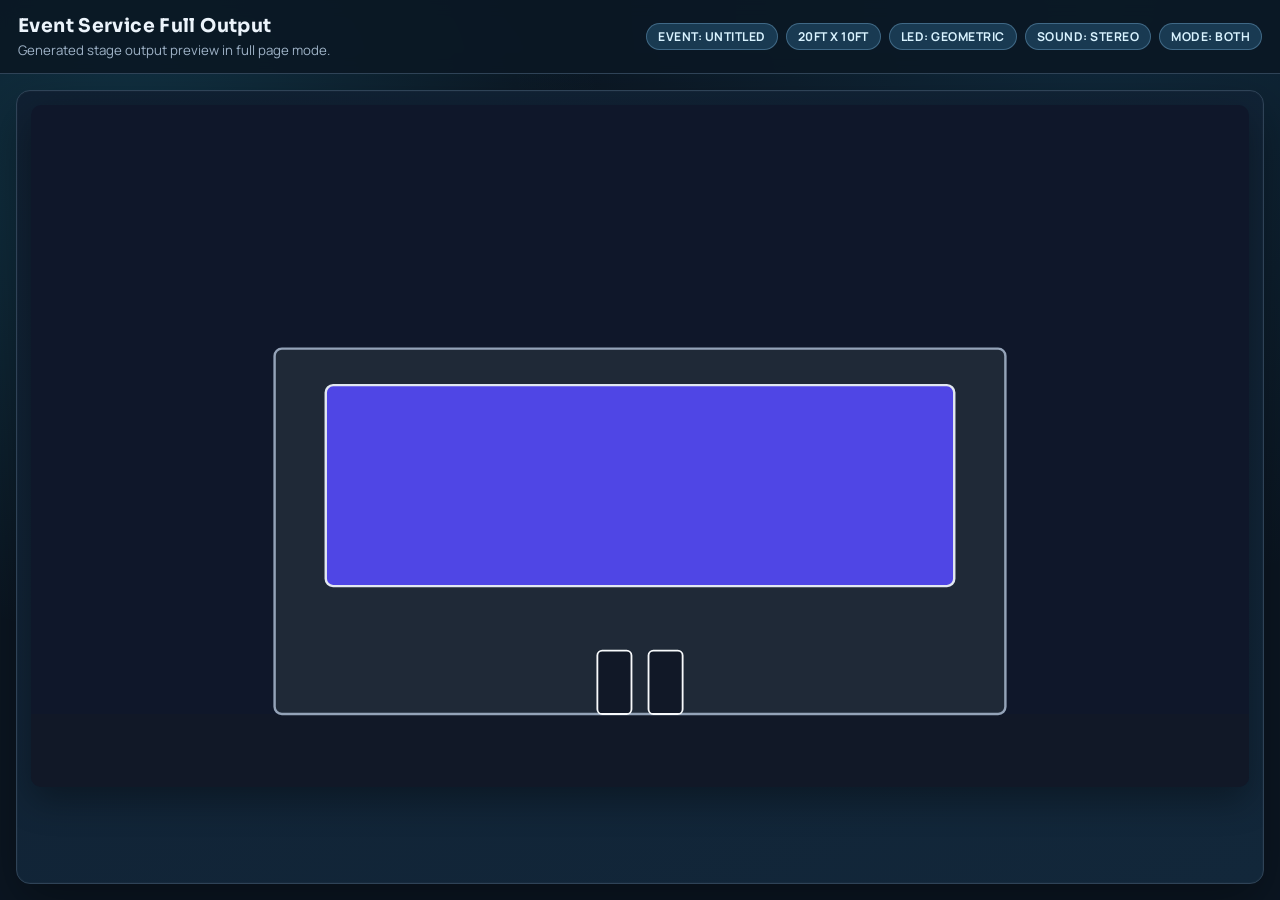
<file: AI-Based-Event-Service-Management-Portal/preview-output.html>
<!DOCTYPE html>
<html lang="en">
<head>
  <meta charset="utf-8" />
  <meta name="viewport" content="width=device-width,initial-scale=1" />
  <title>Full Output Preview | Event AI</title>
  <meta name="description" content="Full page output preview for generated event stage layouts." />
  <link rel="preconnect" href="https://fonts.googleapis.com" />
  <link rel="preconnect" href="https://fonts.gstatic.com" crossorigin />
  <link href="https://fonts.googleapis.com/css2?family=Manrope:wght@400;600;700;800&family=Sora:wght@600;700&display=swap" rel="stylesheet" />
  <style>
    :root {
      --bg: #0b1622;
      --surface: #102032;
      --surface-2: #12273a;
      --text: #ecf4fb;
      --muted: #9fb3c7;
      --accent: #2cb8e2;
      --line: #2f4357;
    }

    * {
      box-sizing: border-box;
      margin: 0;
      padding: 0;
    }

    body {
      min-height: 100vh;
      background:
        radial-gradient(circle at 10% 18%, rgba(44, 184, 226, 0.18), transparent 35%),
        radial-gradient(circle at 86% 0%, rgba(39, 142, 194, 0.16), transparent 42%),
        var(--bg);
      color: var(--text);
      font-family: "Manrope", "Segoe UI", sans-serif;
      display: flex;
      flex-direction: column;
      overflow: auto;
    }

    .topbar {
      display: flex;
      align-items: center;
      justify-content: space-between;
      gap: 14px;
      padding: 14px 18px;
      border-bottom: 1px solid var(--line);
      background: rgba(11, 24, 36, 0.9);
      backdrop-filter: blur(8px);
    }

    .title-wrap h1 {
      font-family: "Sora", "Segoe UI", sans-serif;
      font-size: 1.18rem;
      font-weight: 700;
      letter-spacing: 0.02em;
    }

    .title-wrap p {
      margin-top: 4px;
      color: var(--muted);
      font-size: 0.83rem;
    }

    .meta {
      display: flex;
      gap: 8px;
      flex-wrap: wrap;
      justify-content: flex-end;
    }

    .chip {
      border-radius: 999px;
      background: rgba(31, 68, 94, 0.8);
      border: 1px solid rgba(96, 145, 177, 0.55);
      color: #d9f3ff;
      padding: 4px 11px;
      font-size: 0.76rem;
      font-weight: 700;
      letter-spacing: 0.04em;
      text-transform: uppercase;
    }

    .viewer-shell {
      flex: 1 1 auto;
      min-height: 0;
      padding: 16px;
      display: grid;
      grid-template-rows: 1fr;
    }

    .viewer {
      background: linear-gradient(160deg, var(--surface), var(--surface-2));
      border: 1px solid var(--line);
      border-radius: 14px;
      width: 100%;
      min-height: calc(100vh - 130px);
      height: auto;
      overflow: auto;
      display: flex;
      align-items: flex-start;
      justify-content: center;
      padding: 14px;
      box-shadow: inset 0 0 0 1px rgba(255, 255, 255, 0.02), 0 18px 50px rgba(0, 0, 0, 0.35);
    }

    .viewer img {
      width: min(100%, 1700px);
      height: auto;
      max-width: none;
      max-height: none;
      object-fit: contain;
      border-radius: 10px;
      box-shadow: 0 14px 34px rgba(0, 0, 0, 0.32);
      display: block;
      margin: 0 auto;
    }

    .svg-host {
      width: min(100%, 1300px);
      aspect-ratio: 1000 / 560;
    }

    .svg-host svg {
      width: 100%;
      height: 100%;
      display: block;
      border-radius: 10px;
      box-shadow: 0 14px 34px rgba(0, 0, 0, 0.32);
    }

    .empty {
      text-align: center;
      color: var(--muted);
      font-size: 0.94rem;
      line-height: 1.5;
      max-width: 540px;
    }

    @media (max-width: 760px) {
      .topbar {
        padding: 12px;
        flex-direction: column;
        align-items: flex-start;
      }

      .meta {
        justify-content: flex-start;
      }

      .viewer-shell {
        padding: 10px;
      }

      .viewer {
        padding: 10px;
        min-height: calc(100vh - 160px);
      }

      .viewer img {
        width: 100%;
      }
    }
  </style>
</head>
<body>
  <header class="topbar">
    <div class="title-wrap">
      <h1>Event Service Full Output</h1>
      <p id="subtitle">Generated stage output preview in full page mode.</p>
    </div>
    <div id="meta" class="meta"></div>
  </header>

  <main class="viewer-shell">
    <section id="viewer" class="viewer" aria-live="polite"></section>
  </main>

  <script>
    function readPayload() {
      try {
        const sessionData = sessionStorage.getItem("eventFullOutputPreview");
        const localData = localStorage.getItem("eventFullOutputPreview");

        const parseSafe = function(raw) {
          if (!raw) return {};
          try {
            return JSON.parse(raw);
          } catch (error) {
            return {};
          }
        };

        const sessionPayload = parseSafe(sessionData);
        const localPayload = parseSafe(localData);

        const sessionTime = Date.parse(sessionPayload.createdAt || "") || 0;
        const localTime = Date.parse(localPayload.createdAt || "") || 0;

        // Always use the latest payload to avoid stale tab/session data mismatches.
        if (localTime > sessionTime) return localPayload;
        if (sessionTime > 0) return sessionPayload;
        if (localTime > 0) return localPayload;
        return Object.keys(localPayload).length ? localPayload : sessionPayload;
      } catch (error) {
        return {};
      }
    }

    function createChip(text) {
      const node = document.createElement("span");
      node.className = "chip";
      node.textContent = text;
      return node;
    }

    function setMeta(payload) {
      const meta = document.getElementById("meta");
      meta.innerHTML = "";
      const chips = [
        payload.eventName ? "Event: " + payload.eventName : "Event: Untitled",
        (payload.stageWidthFt || 20) + "ft x " + (payload.stageHeightFt || 10) + "ft",
        payload.ledPattern === "stage3d" ? "LED: 3D LIVE" : (payload.ledPattern ? "LED: " + payload.ledPattern : "LED: default"),
        payload.soundSystem ? "Sound: " + payload.soundSystem.replace("_", " ") : "Sound: stereo",
        payload.setupMode ? "Mode: " + payload.setupMode.replace("_", " ") : "Mode: both"
      ];
      chips.forEach(function(chipText) {
        meta.appendChild(createChip(chipText));
      });

      const subtitle = document.getElementById("subtitle");
      if (payload.eventType || payload.eventLocation || payload.eventDate) {
        const line = [payload.eventType, payload.eventLocation, payload.eventDate].filter(Boolean).join(" | ");
        subtitle.textContent = line || "Generated stage output preview in full page mode.";
      } else if (payload.ledPattern === "stage3d") {
        subtitle.textContent = "3D stage preview loaded from your latest selection.";
      }
    }

    function renderPayload(payload) {
      const viewer = document.getElementById("viewer");
      viewer.innerHTML = "";

      function renderSvgFallback() {
        if (payload.reviewSvg) {
          const host = document.createElement("div");
          host.className = "svg-host";
          host.innerHTML = payload.reviewSvg;
          viewer.appendChild(host);
          return true;
        }
        return false;
      }

      if (payload.generatedImage) {
        const image = document.createElement("img");
        image.src = payload.generatedImage;
        image.alt = "Generated service stage output";
        image.onerror = function() {
          viewer.innerHTML = "";
          if (!renderSvgFallback()) {
            const empty = document.createElement("div");
            empty.className = "empty";
            empty.textContent = "Preview image failed to load. Generate again to refresh output.";
            viewer.appendChild(empty);
          }
        };
        viewer.appendChild(image);
        return;
      }

      // If no generated image exists, fallback to live SVG preview.
      if (payload.ledPattern === "stage3d" && renderSvgFallback()) {
        return;
      }

      if (renderSvgFallback()) {
        return;
      }

      const empty = document.createElement("div");
      empty.className = "empty";
      empty.textContent = "No output is available yet. Generate a 3D/service preview first, then reopen this page.";
      viewer.appendChild(empty);
    }

    const payload = readPayload();
    setMeta(payload);
    renderPayload(payload);
  </script>
</body>
</html>
</file>
<file: AI-Based-Event-Service-Management-Portal/professional-theme.css>
:root {
  --pro-font-heading: "Space Grotesk", "Segoe UI", sans-serif;
  --pro-font-body: "Manrope", "Poppins", "Segoe UI", sans-serif;
  --pro-ring: 0 0 0 3px rgba(40, 166, 193, 0.18);
}

html {
  scroll-behavior: smooth;
}

body {
  text-rendering: optimizeLegibility;
  -webkit-font-smoothing: antialiased;
  letter-spacing: 0.01em;
}

h1,
h2,
h3 {
  font-family: var(--pro-font-heading);
  letter-spacing: 0.01em;
}

p,
button,
input,
select,
textarea,
a,
label,
span,
li,
td,
th,
div {
  font-family: var(--pro-font-body);
}

button,
.btn,
.small-btn,
.apply-btn,
.submit-btn,
.option-button,
.back-button,
.back-btn,
.global-back-options {
  transition: transform 0.18s ease, box-shadow 0.2s ease, filter 0.2s ease;
}

button:hover,
.btn:hover,
.small-btn:hover,
.apply-btn:hover,
.submit-btn:hover,
.option-button:hover,
.back-button:hover,
.back-btn:hover,
.global-back-options:hover {
  filter: saturate(1.05);
}

button:focus-visible,
.btn:focus-visible,
.small-btn:focus-visible,
a:focus-visible,
input:focus-visible,
select:focus-visible,
textarea:focus-visible {
  outline: none;
  box-shadow: var(--pro-ring);
}

input,
select,
textarea {
  border-width: 2px;
}

::-webkit-scrollbar {
  width: 10px;
  height: 10px;
}

::-webkit-scrollbar-thumb {
  background: linear-gradient(180deg, #56a7bd, #3b8198);
  border-radius: 999px;
}

::-webkit-scrollbar-track {
  background: rgba(18, 37, 49, 0.12);
}
</file>
<file: AI-Based-Event-Service-Management-Portal/mainindex.css>
/* ════════════════════════════════════════
   BASE
════════════════════════════════════════ */
*, *::before, *::after { box-sizing: border-box; margin: 0; padding: 0; }

@keyframes fadeUp {
  from { opacity: 0; transform: translateY(18px); }
  to   { opacity: 1; transform: translateY(0); }
}

body {
  font-family: 'Poppins', sans-serif;
  min-height: 100vh;
  display: flex;
  align-items: center;
  padding: 40px 28px;
  color: #ddeeff;
  background:
    radial-gradient(ellipse 70% 50% at 8% 0%,  rgba(36,85,184,0.30) 0%, transparent 100%),
    radial-gradient(ellipse 55% 45% at 92% 8%,  rgba(10,127,116,0.22) 0%, transparent 100%),
    radial-gradient(ellipse 80% 60% at 50% 100%, rgba(5,15,40,0.90) 0%, transparent 100%),
    linear-gradient(165deg, #04101f 0%, #071828 55%, #0b2240 100%);
  overflow-x: hidden;
}

/* Fine dot grid overlay */
body::before {
  content: '';
  position: fixed;
  inset: 0;
  background-image: radial-gradient(circle, rgba(255,255,255,0.07) 1px, transparent 1px);
  background-size: 28px 28px;
  pointer-events: none;
  z-index: 0;
}

/* ════════════════════════════════════════
   TWO-COLUMN LAYOUT
════════════════════════════════════════ */
.portal-shell {
  position: relative;
  z-index: 1;
  width: min(1300px, 100%);
  margin: 0 auto;
  display: grid;
  grid-template-columns: 1.18fr 0.82fr;
  gap: 28px;
  align-items: stretch;
  animation: fadeUp 0.55s cubic-bezier(.22,.68,0,1.2) both;
}

/* ════════════════════════════════════════
   SHARED PANEL CHROME
════════════════════════════════════════ */
.intro-panel,
.login-shell {
  border-radius: 26px;
  border: 1px solid rgba(255,255,255,0.09);
  background: rgba(7,19,40,0.72);
  backdrop-filter: blur(22px);
  -webkit-backdrop-filter: blur(22px);
  box-shadow:
    0 40px 80px rgba(0,0,0,0.45),
    0 0 0 1px rgba(255,255,255,0.04) inset,
    0 1px 0  rgba(255,255,255,0.08) inset;
}

/* ════════════════════════════════════════
   LEFT — INTRO PANEL
════════════════════════════════════════ */
.intro-panel {
  padding: 44px 42px;
  display: flex;
  flex-direction: column;
  gap: 30px;
}

/* Eyebrow pill badges */
.eyebrow,
.login-eyebrow {
  display: inline-flex;
  align-items: center;
  gap: 6px;
  width: fit-content;
  padding: 5px 14px;
  border-radius: 999px;
  background: rgba(80,220,200,0.10);
  border: 1px solid rgba(80,220,200,0.22);
  color: #6ae8da;
  font-size: 10.5px;
  font-weight: 700;
  letter-spacing: 0.12em;
  text-transform: uppercase;
}

/* Hero heading */
.hero-title {
  font-size: clamp(22px, 2.6vw, 40px);
  font-weight: 700;
  line-height: 1.15;
  letter-spacing: -0.022em;
  color: #ffffff;
}

.hero-copy {
  color: #7da0bc;
  font-size: 14.5px;
  line-height: 1.75;
}

/* ── Stats row ── */
.stat-grid {
  display: grid;
  grid-template-columns: repeat(4, 1fr);
  gap: 10px;
}

.stat-card {
  border-radius: 16px;
  padding: 18px 14px 16px;
  background: linear-gradient(145deg, rgba(255,255,255,0.07), rgba(255,255,255,0.03));
  border: 1px solid rgba(255,255,255,0.08);
  transition: background 0.2s, transform 0.2s;
}

.stat-card:hover {
  background: linear-gradient(145deg, rgba(255,255,255,0.11), rgba(255,255,255,0.05));
  transform: translateY(-2px);
}

.stat-card .value {
  font-size: 26px;
  font-weight: 800;
  color: #ffffff;
  line-height: 1;
  letter-spacing: -0.01em;
}

.stat-card .label {
  margin-top: 7px;
  font-size: 10.5px;
  font-weight: 600;
  color: #6a8da8;
  letter-spacing: 0.03em;
  text-transform: uppercase;
}

/* ── Feature + Credential row ── */
.hero-grid {
  display: grid;
  grid-template-columns: 1.1fr 0.9fr;
  gap: 14px;
  flex: 1;
}

.feature-panel,
.credential-card {
  border-radius: 18px;
  padding: 22px 20px;
  background: rgba(255,255,255,0.038);
  border: 1px solid rgba(255,255,255,0.07);
  display: flex;
  flex-direction: column;
}

/* Section header labels */
.feature-panel h2,
.credential-card h2 {
  font-size: 10px;
  font-weight: 800;
  letter-spacing: 0.13em;
  text-transform: uppercase;
  color: #6ae8da;
  border-bottom: 1px solid rgba(255,255,255,0.07);
  padding-bottom: 10px;
  margin-bottom: 14px;
}

/* Feature list */
.feature-list {
  list-style: none;
  display: flex;
  flex-direction: column;
  gap: 7px;
  flex: 1;
}

.feature-list li {
  display: flex;
  align-items: flex-start;
  gap: 10px;
  padding: 9px 12px;
  border-radius: 11px;
  background: rgba(255,255,255,0.035);
  color: #a8c6df;
  font-size: 12.5px;
  line-height: 1.55;
}

.feature-list li::before {
  content: '▸';
  color: #6ae8da;
  font-size: 11px;
  flex-shrink: 0;
  margin-top: 2px;
}

/* Credential rows */
.credential-card p {
  color: #6a8da8;
  font-size: 12px;
  line-height: 1.55;
  margin-bottom: 12px;
}

.credential-row {
  display: flex;
  justify-content: space-between;
  align-items: center;
  gap: 8px;
  padding: 8px 0;
  border-bottom: 1px solid rgba(255,255,255,0.06);
  font-size: 12.5px;
}

.credential-row:last-child { border-bottom: none; }

.credential-row span {
  color: #6a8da8;
  white-space: nowrap;
}

.credential-row strong {
  color: #d6eaff;
  background: rgba(108,200,230,0.10);
  border: 1px solid rgba(108,200,230,0.14);
  padding: 3px 10px;
  border-radius: 7px;
  font-size: 11.5px;
  letter-spacing: 0.04em;
  font-weight: 700;
}

/* ════════════════════════════════════════
   RIGHT — LOGIN SHELL
════════════════════════════════════════ */
.login-shell {
  padding: 36px 30px;
  display: flex;
  flex-direction: column;
  justify-content: center;
}

.login-shell-header {
  margin-bottom: 22px;
}

.login-shell-header h2 {
  margin: 10px 0 8px;
  font-size: 24px;
  font-weight: 700;
  color: #ffffff;
  line-height: 1.2;
}

.login-shell-header p {
  color: #6a8da8;
  font-size: 13px;
  line-height: 1.65;
}

/* ── White login card ── */
.login-container {
  background: #ffffff;
  padding: 26px 26px 22px;
  border-radius: 20px;
  box-shadow:
    0 24px 60px rgba(0,0,0,0.32),
    0 1px 0 #fff inset;
  border: 1px solid #dde8f5;
}

/* ── Toggle (User / Admin) ── */
.login-toggle {
  display: flex;
  gap: 4px;
  margin-bottom: 20px;
  padding: 4px;
  background: #edf2f9;
  border-radius: 13px;
}

.toggle-btn {
  flex: 1;
  border: none;
  border-radius: 10px;
  padding: 10px 10px;
  font-size: 13.5px;
  font-weight: 700;
  cursor: pointer;
  background: transparent;
  color: #6b82a0;
  transition: all 0.22s ease;
  font-family: inherit;
}

.toggle-btn.active {
  background: linear-gradient(135deg, #0a7f74 0%, #2150aa 100%);
  color: #ffffff;
  box-shadow: 0 5px 14px rgba(33,80,170,0.30);
}

/* ── Fields ── */
.form-group { margin-bottom: 14px; }

.form-group label {
  display: block;
  margin-bottom: 6px;
  color: #304c64;
  font-size: 12.5px;
  font-weight: 700;
  letter-spacing: 0.02em;
}

.form-group input {
  width: 100%;
  border: 1.5px solid #cdd8ea;
  border-radius: 11px;
  padding: 12px 14px;
  font-size: 14px;
  color: #0f2840;
  background: #f5fafd;
  transition: border-color 0.2s, box-shadow 0.2s, background 0.2s;
  font-family: inherit;
}

.form-group input::placeholder { color: #a0b8cc; }

.form-group input:focus {
  outline: none;
  background: #fff;
  border-color: #2150aa;
  box-shadow: 0 0 0 3px rgba(33,80,170,0.12);
}

/* ── Eye toggle ── */
.password-container { position: relative; }

.toggle-password {
  position: absolute;
  top: 50%;
  right: 9px;
  transform: translateY(-50%);
  border: none;
  border-radius: 8px;
  width: 34px;
  height: 34px;
  background: linear-gradient(135deg, #0a7f74 0%, #2150aa 100%);
  color: #fff;
  font-size: 14px;
  cursor: pointer;
  display: flex;
  align-items: center;
  justify-content: center;
  transition: opacity 0.18s, transform 0.18s;
}

.toggle-password:hover { opacity: 0.85; transform: translateY(-50%) scale(1.06); }

/* ── Submit ── */
.submit-btn {
  width: 100%;
  border: none;
  border-radius: 12px;
  padding: 13px;
  margin-top: 6px;
  background: linear-gradient(135deg, #0a7f74 0%, #2150aa 100%);
  color: #fff;
  font-size: 14.5px;
  font-weight: 700;
  cursor: pointer;
  letter-spacing: 0.03em;
  box-shadow: 0 8px 22px rgba(33,80,170,0.30);
  transition: transform 0.18s ease, box-shadow 0.18s ease;
  font-family: inherit;
}

.submit-btn:hover {
  transform: translateY(-2px);
  box-shadow: 0 12px 28px rgba(33,80,170,0.38);
}

/* ── Link, message, meta ── */
.auth-link {
  color: #2150aa;
  text-decoration: none;
  font-weight: 700;
  font-size: 13.5px;
}
.auth-link:hover { text-decoration: underline; }

.auth-link-row {
  text-align: center;
  margin-top: 14px;
}

.message-box {
  min-height: 18px;
  margin-top: 12px;
  text-align: center;
  font-size: 13px;
  font-weight: 600;
  border-radius: 9px;
  padding: 2px 4px;
}

.auth-meta {
  margin-top: 14px;
  padding: 11px 13px;
  border-radius: 12px;
  background: #f0f7fc;
  color: #4a6880;
  font-size: 12px;
  line-height: 1.65;
  border: 1px solid #d6e6f2;
}

/* ════════════════════════════════════════
   RESPONSIVE
════════════════════════════════════════ */
@media (max-width: 1040px) {
  body { align-items: flex-start; padding: 28px 20px; }
  .portal-shell { grid-template-columns: 1fr; }
  .hero-grid { grid-template-columns: 1fr 1fr; }
}

@media (max-width: 680px) {
  body { padding: 16px 14px; }
  .intro-panel { padding: 26px 22px; }
  .login-shell { padding: 26px 20px; }
  .login-container { padding: 20px 18px 16px; }
  .hero-grid { grid-template-columns: 1fr; }
  .stat-grid { grid-template-columns: 1fr 1fr; }
}
</file>
<file: AI-Based-Event-Service-Management-Portal/event.css>
:root {
  --bg: #0f1724;
  --surface: #ffffff;
  --muted: #6b7280;
  --accent-1: #667eea;
  --accent-2: #764ba2;
  --cta: linear-gradient(135deg, #667eea 0%, #764ba2 100%);
  --glass: rgba(255,255,255,0.08);
  --glass-2: rgba(255,255,255,0.12);
  --radius: 14px;
  --shadow-sm: 0 4px 12px rgba(102, 126, 234, 0.12);
  --shadow-md: 0 10px 30px rgba(102, 126, 234, 0.2);
  --shadow-lg: 0 20px 50px rgba(102, 126, 234, 0.25);
}

* { 
  box-sizing: border-box;
  margin: 0;
  padding: 0;
}

html, body { height: 100%; }

body {
  font-family: 'Inter', system-ui, -apple-system, 'Segoe UI', Roboto, 'Helvetica Neue', Arial;
  margin: 0;
  color: #0b1220;
  background: 
    radial-gradient(circle at 15% 15%, rgba(102, 126, 234, 0.1), transparent 40%),
    radial-gradient(circle at 85% 85%, rgba(118, 75, 162, 0.1), transparent 40%),
    linear-gradient(180deg, #f6f7fb 0%, #ffffff 100%);
  -webkit-font-smoothing: antialiased;
  -moz-osx-font-smoothing: grayscale;
  position: relative;
  overflow-x: hidden;
}

/* Animated background particles */
body::before {
  content: '';
  position: fixed;
  width: 100%;
  height: 100%;
  background-image: 
    radial-gradient(circle at 30% 40%, rgba(102, 126, 234, 0.05) 0%, transparent 50%),
    radial-gradient(circle at 70% 60%, rgba(118, 75, 162, 0.05) 0%, transparent 50%);
  animation: floatBg 30s ease-in-out infinite;
  z-index: 0;
  pointer-events: none;
}

@keyframes floatBg {
  0%, 100% { transform: translate(0, 0); }
  50% { transform: translate(20px, 20px); }
}

.container { 
  width: 100%; 
  max-width: 1200px; 
  margin: 0 auto; 
  padding: 0 20px;
  position: relative;
  z-index: 1;
}

/* Header */
.site-header { 
  position: sticky; 
  top: 0; 
  z-index: 60; 
  backdrop-filter: blur(12px); 
  background: rgba(255,255,255,0.95); 
  box-shadow: 0 8px 24px rgba(102, 126, 234, 0.08);
  transition: all 0.3s ease;
}

.site-header:hover {
  box-shadow: 0 12px 32px rgba(102, 126, 234, 0.12);
}

.header-inner { 
  display: flex; 
  align-items: center; 
  gap: 20px; 
  padding: 14px 0;
}

.logo { 
  font-weight: 800; 
  background: var(--cta);
  -webkit-background-clip: text;
  -webkit-text-fill-color: transparent;
  background-clip: text;
  font-size: 1.2rem; 
  letter-spacing: 0.3px;
  transition: all 0.3s ease;
  cursor: pointer;
}

.logo:hover {
  filter: brightness(1.2);
  transform: scale(1.05);
}

.site-nav { 
  display: flex; 
  gap: 8px; 
  margin-left: 10px; 
  align-items: center;
}

.site-nav a { 
  color: #15293b; 
  text-decoration: none; 
  font-weight: 600; 
  padding: 8px 14px; 
  border-radius: 10px;
  transition: all 0.3s cubic-bezier(0.4, 0, 0.2, 1);
  position: relative;
}

.site-nav a:hover { 
  background: linear-gradient(135deg, rgba(102, 126, 234, 0.1), rgba(118, 75, 162, 0.1));
  transform: translateY(-2px);
  color: var(--accent-1);
}

.btn-ghost { 
  background: transparent; 
  border: 2px solid rgba(102, 126, 234, 0.2); 
  padding: 10px 16px; 
  font-weight: 700; 
  border-radius: 10px;
  transition: all 0.3s ease;
}

.btn-ghost:hover {
  border-color: var(--accent-1);
  background: var(--glass);
  transform: translateY(-2px);
}

/* Hero */
.hero { 
  padding: 70px 0; 
  background: linear-gradient(135deg, #667eea 0%, #764ba2 100%); 
  color: white; 
  border-bottom-left-radius: 30px; 
  border-bottom-right-radius: 30px;
  position: relative;
  overflow: hidden;
  box-shadow: var(--shadow-lg);
}

.hero::before {
  content: '';
  position: absolute;
  width: 600px;
  height: 600px;
  background: radial-gradient(circle, rgba(255, 255, 255, 0.15), transparent);
  border-radius: 50%;
  top: -200px;
  right: -200px;
  animation: float 20s ease-in-out infinite;
}

@keyframes float {
  0%, 100% { transform: translate(0, 0) scale(1); }
  50% { transform: translate(-30px, 30px) scale(1.1); }
}
.hero-inner { 
  display: flex; 
  gap: 40px; 
  align-items: center; 
  justify-content: space-between;
  position: relative;
  z-index: 1;
}

.hero-left { 
  flex: 1; 
  max-width: 640px;
  animation: slideInLeft 0.8s ease-out;
}

@keyframes slideInLeft {
  from {
    opacity: 0;
    transform: translateX(-30px);
  }
  to {
    opacity: 1;
    transform: translateX(0);
  }
}

.hero-right { 
  flex: 0 0 420px;
  animation: slideInRight 0.8s ease-out;
}

@keyframes slideInRight {
  from {
    opacity: 0;
    transform: translateX(30px);
  }
  to {
    opacity: 1;
    transform: translateX(0);
  }
}

.hero-left h1 { 
  font-size: 2.6rem; 
  margin: 8px 0 14px; 
  line-height: 1.1; 
  font-weight: 800;
  letter-spacing: -1px;
  text-shadow: 0 4px 20px rgba(0, 0, 0, 0.2);
}

.lead { 
  font-size: 1.1rem; 
  color: rgba(255,255,255,0.95); 
  margin-bottom: 24px;
  line-height: 1.6;
}

.hero-cta { 
  display: flex; 
  gap: 14px; 
  align-items: center; 
  margin-bottom: 20px;
  flex-wrap: wrap;
}

.btn { 
  display: inline-block; 
  border: none; 
  cursor: pointer; 
  padding: 14px 28px; 
  border-radius: 12px; 
  font-weight: 700;
  font-size: 15px;
  transition: all 0.3s cubic-bezier(0.4, 0, 0.2, 1);
  position: relative;
  overflow: hidden;
}

.btn::before {
  content: '';
  position: absolute;
  top: 50%;
  left: 50%;
  width: 0;
  height: 0;
  border-radius: 50%;
  background: rgba(255, 255, 255, 0.3);
  transform: translate(-50%, -50%);
  transition: width 0.5s, height 0.5s;
}

.btn:hover::before {
  width: 300px;
  height: 300px;
}

.btn-primary { 
  background: white;
  color: #667eea;
  box-shadow: 0 8px 20px rgba(0, 0, 0, 0.2);
  border: none;
  font-weight: 700;
}

.btn-primary:hover { 
  transform: translateY(-4px); 
  box-shadow: 0 15px 35px rgba(0, 0, 0, 0.3);
}

.btn-outline { 
  background: rgba(255,255,255,0.15); 
  color: white; 
  border: 2px solid rgba(255,255,255,0.3);
  backdrop-filter: blur(10px);
}

.btn-outline:hover {
  background: rgba(255,255,255,0.25);
  border-color: rgba(255,255,255,0.5);
  transform: translateY(-4px);
}

.btn-ghost, .btn-outline { 
  font-weight: 600; 
  padding: 12px 20px;
}

.assistant-box { 
  background: rgba(255,255,255,0.12); 
  color: #fff; 
  max-width: 500px; 
  margin-top: 12px; 
  padding: 18px; 
  border-radius: 16px; 
  box-shadow: 0 12px 35px rgba(0, 0, 0, 0.15);
  backdrop-filter: blur(10px);
  border: 1px solid rgba(255,255,255,0.2);
  transition: all 0.3s cubic-bezier(0.4, 0, 0.2, 1);
}

.assistant-box:hover { 
  transform: translateY(-8px); 
  box-shadow: 0 20px 50px rgba(0, 0, 0, 0.2);
  background: rgba(255,255,255,0.18);
}

.mic-btn { 
  background: #fff; 
  color: var(--accent-1); 
  padding: 12px 16px; 
  border-radius: 12px; 
  border: none; 
  font-weight: 700; 
  cursor: pointer;
  transition: all 0.3s ease;
  box-shadow: 0 4px 12px rgba(0, 0, 0, 0.15);
}

.mic-btn:hover {
  transform: scale(1.05);
  box-shadow: 0 6px 16px rgba(0, 0, 0, 0.2);
}

.speech-wrapper { 
  display: flex; 
  gap: 10px; 
  align-items: center; 
  margin-top: 12px;
}

.speech-text, .reply-text { 
  background: rgba(255,255,255,0.1); 
  color: #ffffff; 
  padding: 12px; 
  border-radius: 12px; 
  font-size: 0.95rem;
  backdrop-filter: blur(5px);
}

.reply-text { 
  border-left: 4px solid rgba(255,255,255,0.4); 
  font-weight: 700;
}

.hero-card { 
  background: rgba(255,255,255,0.1); 
  border-radius: 18px; 
  padding: 18px; 
  box-shadow: 0 15px 45px rgba(0, 0, 0, 0.15); 
  color: white;
  backdrop-filter: blur(10px);
  border: 1px solid rgba(255,255,255,0.2);
  transition: all 0.3s ease;
}

.hero-card:hover {
  transform: translateY(-5px);
  box-shadow: 0 20px 55px rgba(0, 0, 0, 0.2);
}

.card-top { 
  font-weight: 700; 
  color: rgba(255,255,255,0.98); 
  margin-bottom: 10px;
  font-size: 16px;
}

.card-media img { 
  width: 100%; 
  display: block; 
  border-radius: 12px; 
  opacity: 0; 
  transform: translateY(10px); 
  transition: opacity 0.5s ease, transform 0.5s ease;
  box-shadow: 0 8px 20px rgba(0, 0, 0, 0.15);
}

.card-media img.loaded { 
  opacity: 1; 
  transform: translateY(0);
}

/* Gallery for generated images */
.gallery { 
  display: flex; 
  gap: 12px; 
  margin-top: 15px; 
  overflow-x: auto; 
  padding-bottom: 8px;
  scrollbar-width: thin;
  scrollbar-color: rgba(255,255,255,0.3) transparent;
}

.gallery::-webkit-scrollbar {
  height: 6px;
}

.gallery::-webkit-scrollbar-track {
  background: rgba(255,255,255,0.1);
  border-radius: 10px;
}

.gallery::-webkit-scrollbar-thumb {
  background: rgba(255,255,255,0.3);
  border-radius: 10px;
}

.thumb { 
  width: 170px; 
  height: 100px; 
  object-fit: cover; 
  border-radius: 10px; 
  cursor: pointer; 
  box-shadow: 0 8px 20px rgba(0, 0, 0, 0.1); 
  opacity: 0; 
  transform: translateY(8px); 
  transition: all 0.4s cubic-bezier(0.4, 0, 0.2, 1);
  border: 2px solid rgba(255,255,255,0.2);
}

.thumb:hover { 
  transform: translateY(-5px) scale(1.05); 
  box-shadow: 0 15px 35px rgba(0, 0, 0, 0.15);
  border-color: rgba(255,255,255,0.4);
}

.thumb.loaded { 
  opacity: 1; 
  transform: translateY(0);
}

/* Stage section */
.stage-section { 
  padding: 60px 0;
}

.stage-section .section-title { 
  background: var(--cta);
  -webkit-background-clip: text;
  -webkit-text-fill-color: transparent;
  background-clip: text;
  font-weight: 800; 
  font-size: 1.8rem; 
  margin-bottom: 24px;
  animation: shimmer 3s ease-in-out infinite;
}

@keyframes shimmer {
  0%, 100% { filter: brightness(1); }
  50% { filter: brightness(1.3); }
}

@keyframes serviceGlowPulse {
  0%, 100% {
    box-shadow: 0 10px 22px rgba(79, 70, 229, 0.2);
  }
  50% {
    box-shadow: 0 14px 32px rgba(79, 70, 229, 0.32);
  }
}

.controls-section {
  position: relative;
  background:
    radial-gradient(circle at 8% 12%, rgba(14, 165, 233, 0.12), transparent 45%),
    radial-gradient(circle at 92% 88%, rgba(249, 115, 22, 0.12), transparent 42%),
    #ffffff;
  border: 1px solid rgba(14, 116, 144, 0.2);
  border-radius: 20px;
  box-shadow:
    0 24px 55px rgba(2, 132, 199, 0.16),
    0 6px 16px rgba(249, 115, 22, 0.1);
  padding: 22px;
  display: grid;
  grid-template-columns: repeat(2, minmax(0, 1fr));
  gap: 16px;
}

.controls-section::before {
  content: '';
  position: absolute;
  inset: -1px;
  border-radius: 20px;
  pointer-events: none;
  background: linear-gradient(120deg, rgba(102, 126, 234, 0.18), rgba(118, 75, 162, 0.12));
  opacity: 0.55;
  filter: blur(10px);
  z-index: -1;
}

.control-group {
  position: relative;
  display: flex;
  flex-direction: column;
  gap: 8px;
  padding: 12px;
  border-radius: 14px;
  background: linear-gradient(180deg, rgba(255, 255, 255, 0.95), rgba(246, 250, 255, 0.95));
  border: 1px solid rgba(148, 163, 184, 0.2);
  box-shadow: 0 8px 20px rgba(15, 23, 42, 0.05);
}

.full-width-group {
  grid-column: 1 / -1;
}

.control-group::after {
  content: '';
  position: absolute;
  top: 0;
  left: 0;
  width: 100%;
  height: 3px;
  border-radius: 14px 14px 0 0;
  background: linear-gradient(90deg, rgba(2, 132, 199, 0.8), rgba(249, 115, 22, 0.75));
  opacity: 0.85;
}

.control-group label {
  font-size: 13px;
  font-weight: 700;
  color: #12365a;
  letter-spacing: 0.02em;
  text-transform: uppercase;
}

.control-group input {
  width: 100%;
  min-height: 46px;
  border: 1.5px solid #bfd3eb;
  border-radius: 11px;
  background: linear-gradient(180deg, #ffffff, #f7fbff);
  color: #0f2940;
  padding: 11px 13px;
  font-size: 14px;
  font-family: inherit;
  transition: border-color 0.2s ease, box-shadow 0.2s ease, background 0.2s ease;
}

.control-group input:focus {
  outline: none;
  border-color: #0ea5e9;
  box-shadow: 0 0 0 3px rgba(14, 165, 233, 0.2);
  background: #ffffff;
}

.control-group input::placeholder {
  color: #8ca0b8;
}

.led-pattern-grid,
.sound-system-grid,
.equipment-grid {
  display: grid;
  gap: 10px;
}

.led-pattern-grid {
  grid-template-columns: repeat(3, minmax(0, 1fr));
}

.sound-system-grid {
  grid-template-columns: repeat(2, minmax(0, 1fr));
}

.equipment-grid {
  grid-template-columns: repeat(3, minmax(0, 1fr));
}

.led-pattern,
.sound-option,
.equipment-option {
  display: flex;
  flex-direction: column;
  justify-content: center;
  min-height: 72px;
  border: 1.5px solid #cad9ec;
  background: linear-gradient(180deg, #ffffff 0%, #f7fbff 100%);
  border-radius: 12px;
  padding: 11px 12px;
  cursor: pointer;
  transition: transform 0.18s ease, border-color 0.18s ease, box-shadow 0.18s ease, background 0.18s ease;
  user-select: none;
  overflow: hidden;
}

.led-pattern::before,
.sound-option::before,
.equipment-option::before {
  content: '';
  position: absolute;
  left: -20%;
  top: -50%;
  width: 40%;
  height: 200%;
  background: linear-gradient(120deg, transparent, rgba(255, 255, 255, 0.45), transparent);
  transform: rotate(18deg);
  transition: transform 0.45s ease;
}

.led-pattern > div,
.sound-option > div,
.equipment-option > div {
  font-size: 13px;
  font-weight: 700;
  color: #1e3a5f;
}

.led-pattern small,
.sound-option small,
.equipment-option small {
  display: block;
  margin-top: 4px;
  font-size: 11px;
  font-weight: 600;
  color: #64748b;
}

.led-pattern:hover,
.sound-option:hover,
.equipment-option:hover {
  border-color: #38bdf8;
  transform: translateY(-2px);
  box-shadow: 0 10px 24px rgba(14, 165, 233, 0.18);
}

.led-pattern:hover::before,
.sound-option:hover::before,
.equipment-option:hover::before {
  transform: translateX(240%) rotate(18deg);
}

.led-pattern.selected,
.sound-option.selected,
.equipment-option.selected {
  border-color: #0284c7;
  background: linear-gradient(135deg, #e0f2fe 0%, #fff7ed 100%);
  box-shadow: 0 10px 24px rgba(2, 132, 199, 0.22);
  animation: serviceGlowPulse 2.4s ease-in-out infinite;
}

.led-pattern {
  position: relative;
}

.sound-option {
  position: relative;
}

.equipment-option {
  position: relative;
}

.led-pattern.selected > div {
  color: #0f3b62;
}

.sound-option.selected > div {
  color: #0f3b62;
}

.equipment-option.selected > div {
  color: #0f3b62;
}

.service-action-btn {
  grid-column: 1 / -1;
  width: 100%;
  min-height: 50px;
  margin-top: 2px;
  margin-left: 0;
  display: inline-flex;
  align-items: center;
  justify-content: center;
  border-radius: 12px;
  font-weight: 700;
  letter-spacing: 0.03em;
}

.service-action-primary {
  margin-top: 8px;
  background: linear-gradient(135deg, #0284c7 0%, #0ea5e9 55%, #f97316 100%);
  color: #ffffff;
  box-shadow: 0 12px 28px rgba(2, 132, 199, 0.28);
}

.service-action-primary:hover {
  transform: translateY(-2px);
  box-shadow: 0 16px 32px rgba(2, 132, 199, 0.32);
}

.service-action-next {
  margin-top: 0;
  background: linear-gradient(135deg, rgba(2, 132, 199, 0.12), rgba(249, 115, 22, 0.12));
  color: #0f3b62;
  border: 1px solid rgba(2, 132, 199, 0.35);
}

.service-action-next:hover {
  background: linear-gradient(135deg, rgba(2, 132, 199, 0.2), rgba(249, 115, 22, 0.2));
}

.service-action-btn.secondary {
  background: #ffffff;
  color: #0f3b62;
  border: 1px solid #b9d4ec;
  box-shadow: 0 8px 18px rgba(15, 23, 42, 0.08);
}

.service-action-btn.secondary:hover {
  border-color: #38bdf8;
  box-shadow: 0 10px 22px rgba(14, 165, 233, 0.16);
}

.designer-status,
.save-event-status,
.my-events-status-panel {
  grid-column: 1 / -1;
}

.my-events-status-panel {
  margin-top: 12px;
  border: 1px solid #e0e7ff;
  border-radius: 14px;
  background: linear-gradient(135deg, #f8faff 0%, #f0f4ff 100%);
  padding: 12px;
  box-shadow: 0 4px 12px rgba(102, 126, 234, 0.08);
  overflow-x: hidden;
}

.my-events-status-header {
  display: flex;
  justify-content: space-between;
  align-items: flex-start;
  margin-bottom: 10px;
  gap: 12px;
  flex-wrap: wrap;
}

.my-events-status-title {
  font-size: 14px;
  font-weight: 800;
  color: #1e3a5f;
  margin-bottom: 2px;
  letter-spacing: 0.03em;
}

.my-events-status-subtitle {
  font-size: 11px;
  color: #6b7289;
  font-weight: 500;
}

.my-events-stats {
  display: flex;
  gap: 8px;
  flex-wrap: wrap;
  max-width: 100%;
}

.my-events-stat {
  background: #fff;
  border: 1px solid #e0e7ff;
  border-radius: 10px;
  padding: 7px 10px;
  text-align: center;
  min-width: 66px;
  box-shadow: 0 2px 6px rgba(102, 126, 234, 0.06);
}

.stat-value {
  font-size: 16px;
  font-weight: 800;
  color: #667eea;
  line-height: 1;
}

.stat-label {
  font-size: 10px;
  color: #6b7289;
  margin-top: 2px;
  font-weight: 600;
}

.my-events-status-list {
  display: grid;
  gap: 8px;
}

.my-event-card {
  background: #fff;
  border: 1px solid #e0e7ff;
  border-radius: 12px;
  padding: 10px;
  box-shadow: 0 2px 8px rgba(102, 126, 234, 0.08);
  transition: all 0.3s ease;
  overflow-x: hidden;
}

.my-event-card:hover {
  box-shadow: 0 6px 16px rgba(102, 126, 234, 0.12);
  transform: translateY(-2px);
}

.my-event-header {
  display: flex;
  justify-content: space-between;
  align-items: flex-start;
  gap: 8px;
  margin-bottom: 6px;
}

.my-event-info {
  flex: 1;
}

.my-event-name {
  font-size: 13px;
  font-weight: 700;
  color: #1e3a5f;
  margin: 0 0 4px 0;
  line-height: 1.3;
  word-break: break-word;
}

.my-event-location {
  font-size: 11px;
  color: #6b7289;
  margin: 0;
  line-height: 1.4;
  word-break: break-word;
}

.my-event-status {
  display: inline-flex;
  align-items: center;
  gap: 4px;
  padding: 3px 8px;
  border-radius: 999px;
  font-size: 10px;
  font-weight: 700;
  letter-spacing: 0.02em;
  white-space: nowrap;
  flex-shrink: 0;
}

.my-event-status.status-approved {
  background: #d1fae5;
  color: #065f46;
}

.my-event-status.status-disapproved {
  background: #fee2e2;
  color: #991b1b;
}

.my-event-status.status-pending {
  background: #fef9c3;
  color: #854d0e;
}

.my-event-details {
  margin: 6px 0;
}

.my-event-detail-grid {
  display: grid;
  grid-template-columns: repeat(auto-fit, minmax(120px, 1fr));
  gap: 6px;
}

.my-event-detail-item {
  background: #f8faff;
  border: 1px solid #e8ecf4;
  border-radius: 8px;
  padding: 6px 8px;
  font-size: 11px;
  color: #4d6876;
  font-weight: 500;
}

.my-event-timeline {
  display: flex;
  flex-wrap: wrap;
  gap: 10px;
  padding-top: 8px;
  border-top: 1px solid #f0f4ff;
  margin-top: 6px;
}

.my-event-timeline-item {
  display: flex;
  flex-direction: column;
  gap: 2px;
}

.my-event-timeline-label {
  font-size: 10px;
  font-weight: 700;
  color: #6b7289;
  letter-spacing: 0.02em;
  text-transform: uppercase;
}

.my-event-timeline-date {
  font-size: 11px;
  color: #1e3a5f;
  font-weight: 600;
  word-break: break-word;
}

@media (max-width: 768px) {
  .my-events-status-header {
    flex-direction: column;
  }

  .my-events-stats {
    width: 100%;
    justify-content: space-between;
  }

  .my-events-stat {
    min-width: 0;
    flex: 1 1 30%;
  }

  .my-event-header {
    flex-direction: column;
  }

  .my-event-detail-grid {
    grid-template-columns: 1fr;
  }
}

.stage-controls { 
  display: grid; 
  grid-template-columns: repeat(3, minmax(180px,1fr)); 
  gap: 16px; 
  align-items: center; 
  justify-items: stretch; 
  margin-bottom: 24px;
}

.stage-controls label { 
  display: flex; 
  flex-direction: column; 
  gap: 10px; 
  font-weight: 600; 
  color: var(--muted);
}

.stage-controls input[type=number], 
.stage-controls select { 
  padding: 12px 15px; 
  border-radius: 12px; 
  border: 2px solid rgba(102, 126, 234, 0.15); 
  background: #fff; 
  box-shadow: 0 4px 12px rgba(102, 126, 234, 0.08);
  outline: none;
  transition: all 0.3s ease;
  font-size: 15px;
}

.stage-controls input[type=number]:focus, 
.stage-controls select:focus {
  border-color: var(--accent-1);
  box-shadow: 0 0 0 4px rgba(102, 126, 234, 0.15), 0 8px 16px rgba(102, 126, 234, 0.15);
  transform: translateY(-2px);
}

.stage-controls .btn { 
  min-height: 48px;
  background: var(--cta);
  color: white;
  font-weight: 700;
  border-radius: 12px;
  box-shadow: var(--shadow-sm);
  transition: all 0.3s cubic-bezier(0.4, 0, 0.2, 1);
}

.stage-controls .btn:hover {
  transform: translateY(-3px);
  box-shadow: var(--shadow-md);
}

.preview-area { 
  margin-top: 20px;
}

.canvas-placeholder { 
  padding: 50px; 
  color: #667085; 
  border: 3px dashed rgba(102, 126, 234, 0.3); 
  border-radius: 16px; 
  background: linear-gradient(135deg, rgba(102, 126, 234, 0.03), rgba(118, 75, 162, 0.03));
  text-align: center;
  font-weight: 500;
  transition: all 0.3s ease;
}

.canvas-placeholder:hover {
  border-color: rgba(102, 126, 234, 0.5);
  background: linear-gradient(135deg, rgba(102, 126, 234, 0.08), rgba(118, 75, 162, 0.08));
}

/* Responsive features */
.features-section { 
  padding: 50px 0; 
  background: linear-gradient(180deg, rgba(102, 126, 234, 0.03), rgba(118, 75, 162, 0.03));
}

.feature-grid { 
  display: grid; 
  grid-template-columns: repeat(auto-fit, minmax(240px, 1fr)); 
  gap: 20px;
}

.feature-card { 
  background: var(--surface); 
  padding: 25px; 
  border-radius: 18px; 
  box-shadow: var(--shadow-sm);
  transition: all 0.3s cubic-bezier(0.4, 0, 0.2, 1);
  border: 2px solid transparent;
  position: relative;
  overflow: hidden;
}

.feature-card::before {
  content: '';
  position: absolute;
  top: 0;
  left: -100%;
  width: 100%;
  height: 100%;
  background: linear-gradient(90deg, transparent, rgba(102, 126, 234, 0.1), transparent);
  transition: left 0.5s;
}

.feature-card:hover::before {
  left: 100%;
}

.feature-card:hover { 
  transform: translateY(-8px); 
  box-shadow: var(--shadow-lg);
  border-color: rgba(102, 126, 234, 0.2);
}

.feature-card h3 { 
  background: var(--cta);
  -webkit-background-clip: text;
  -webkit-text-fill-color: transparent;
  background-clip: text;
  margin: 0 0 10px;
  font-size: 18px;
  font-weight: 700;
}

/* Cards and events */
.events { 
  padding: 40px 20px; 
  text-align: center;
}

.event-container { 
  display: flex; 
  justify-content: center; 
  gap: 24px; 
  flex-wrap: wrap;
}

.event-card { 
  background: #fff; 
  padding: 24px; 
  border-radius: 18px; 
  box-shadow: var(--shadow-sm);
  width: 280px; 
  text-align: left;
  transition: all 0.3s cubic-bezier(0.4, 0, 0.2, 1);
  border: 2px solid transparent;
}

.event-card:hover {
  transform: translateY(-8px);
  box-shadow: var(--shadow-lg);
  border-color: rgba(102, 126, 234, 0.3);
}

.event-card h3 { 
  background: var(--cta);
  -webkit-background-clip: text;
  -webkit-text-fill-color: transparent;
  background-clip: text;
  margin-top: 0;
  font-weight: 700;
}

.secondary { 
  background: #fff; 
  border: 2px solid #dfe6f0; 
  margin-left: 8px;
  transition: all 0.3s ease;
}

.secondary:hover {
  border-color: var(--accent-1);
}

/* Footer */
.site-footer { 
  padding: 30px 0; 
  background: linear-gradient(135deg, #1a1a2e 0%, #16213e 100%); 
  color: rgba(255,255,255,0.9); 
  margin-top: 50px;
  box-shadow: 0 -10px 30px rgba(0, 0, 0, 0.1);
}

.footer-inner { 
  display: flex; 
  justify-content: space-between; 
  align-items: center; 
  gap: 15px;
}

.footer-links { 
  display: flex; 
  gap: 16px;
}

.footer-links a { 
  color: rgba(255,255,255,0.85); 
  text-decoration: none; 
  font-weight: 600;
  transition: all 0.3s ease;
  position: relative;
}

.footer-links a::after {
  content: '';
  position: absolute;
  bottom: -4px;
  left: 0;
  width: 0;
  height: 2px;
  background: white;
  transition: width 0.3s ease;
}

.footer-links a:hover {
  color: white;
}

.footer-links a:hover::after {
  width: 100%;
}

/* Narrow screens */
@media (max-width: 880px) {
  .hero-inner { 
    flex-direction: column; 
    text-align: center; 
    gap: 30px;
  }
  
  .hero-right { 
    flex: 0 0 auto; 
    max-width: 400px;
  }
  
  .stage-controls { 
    grid-template-columns: 1fr;
  }
  
  .header-inner { 
    flex-wrap: wrap; 
    gap: 12px;
  }

  .feature-grid {
    grid-template-columns: 1fr;
  }

  .controls-section {
    grid-template-columns: 1fr;
    padding: 18px;
  }

  .full-width-group {
    grid-column: auto;
  }

  .led-pattern-grid,
  .equipment-grid {
    grid-template-columns: repeat(2, minmax(0, 1fr));
  }
}

@media (max-width: 480px) {
  .hero-left h1 { 
    font-size: 2rem;
  }
  
  .container { 
    padding: 0 16px;
  }

  .hero {
    padding: 50px 0;
    border-radius: 20px;
  }

  .btn {
    padding: 12px 20px;
    font-size: 14px;
  }

  .event-card {
    width: 100%;
  }

  .sound-system-grid,
  .led-pattern-grid,
  .equipment-grid {
    grid-template-columns: 1fr;
  }
}
</file>
